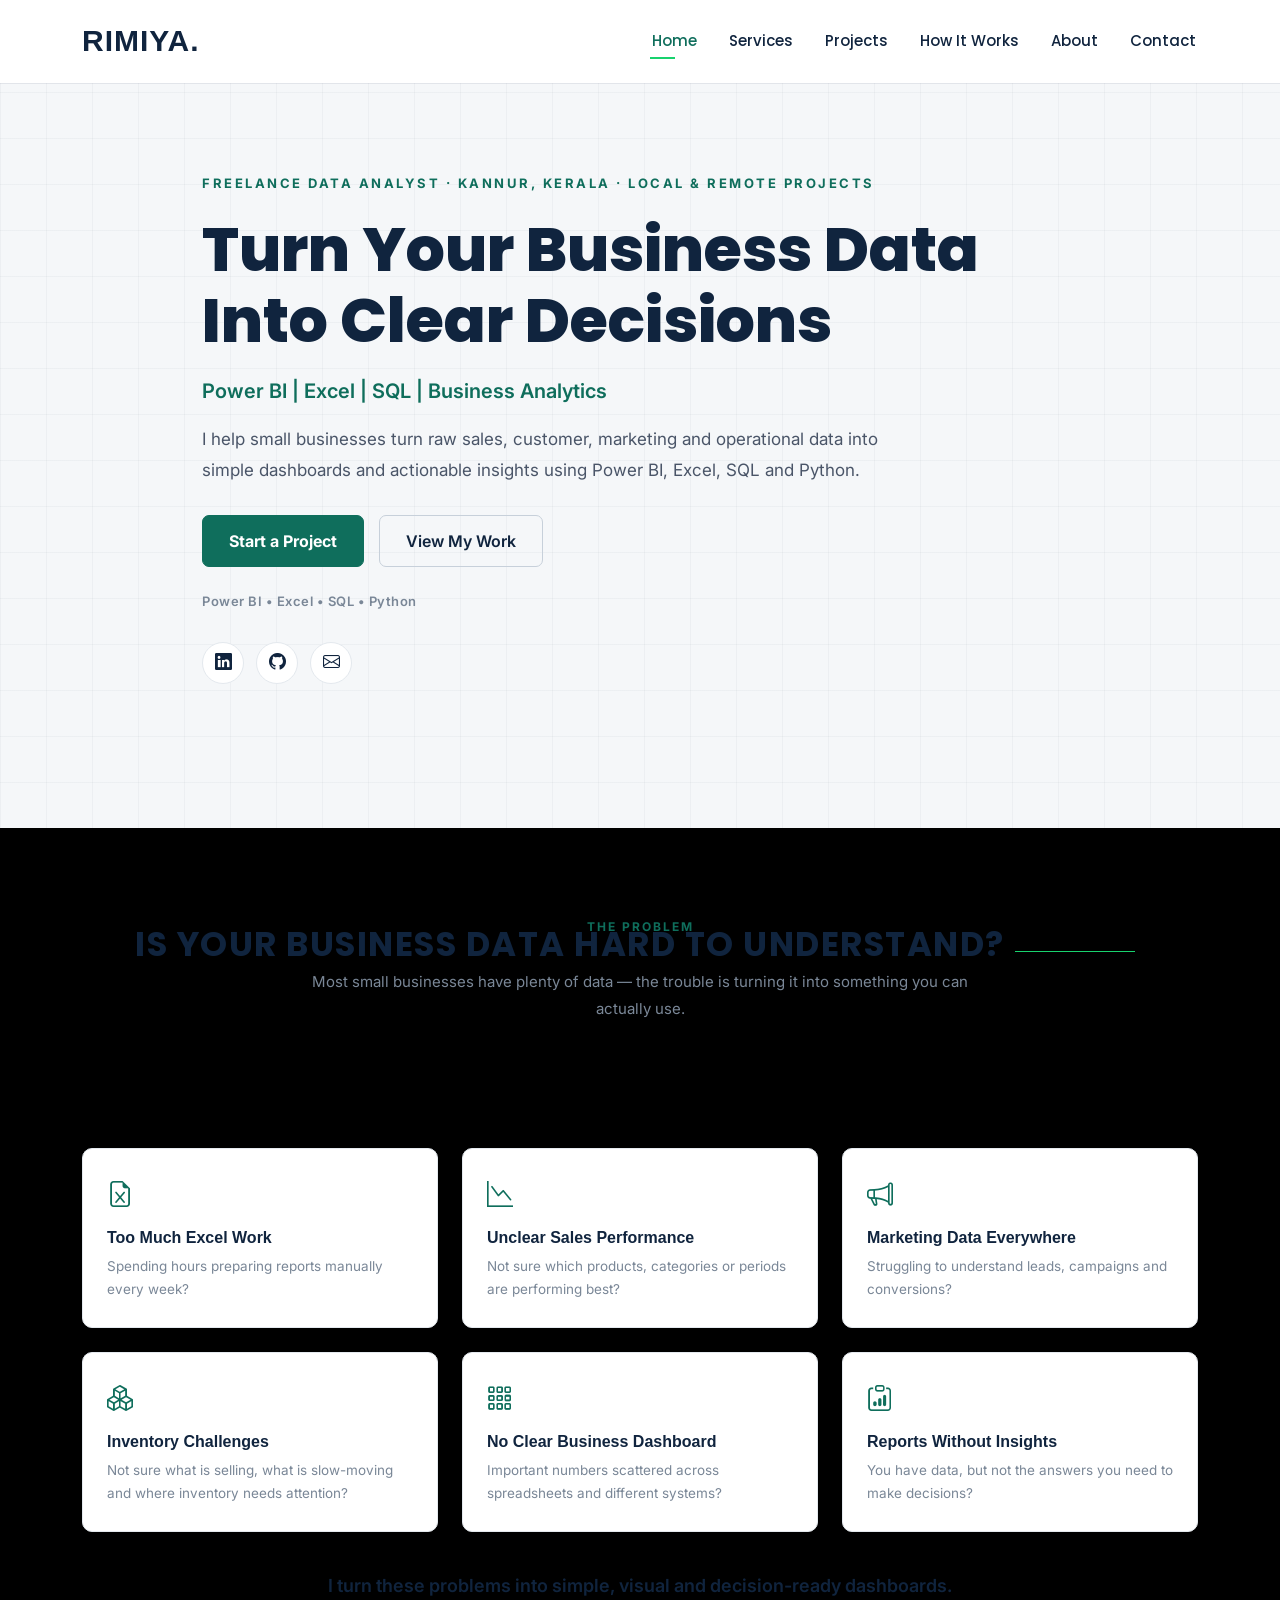
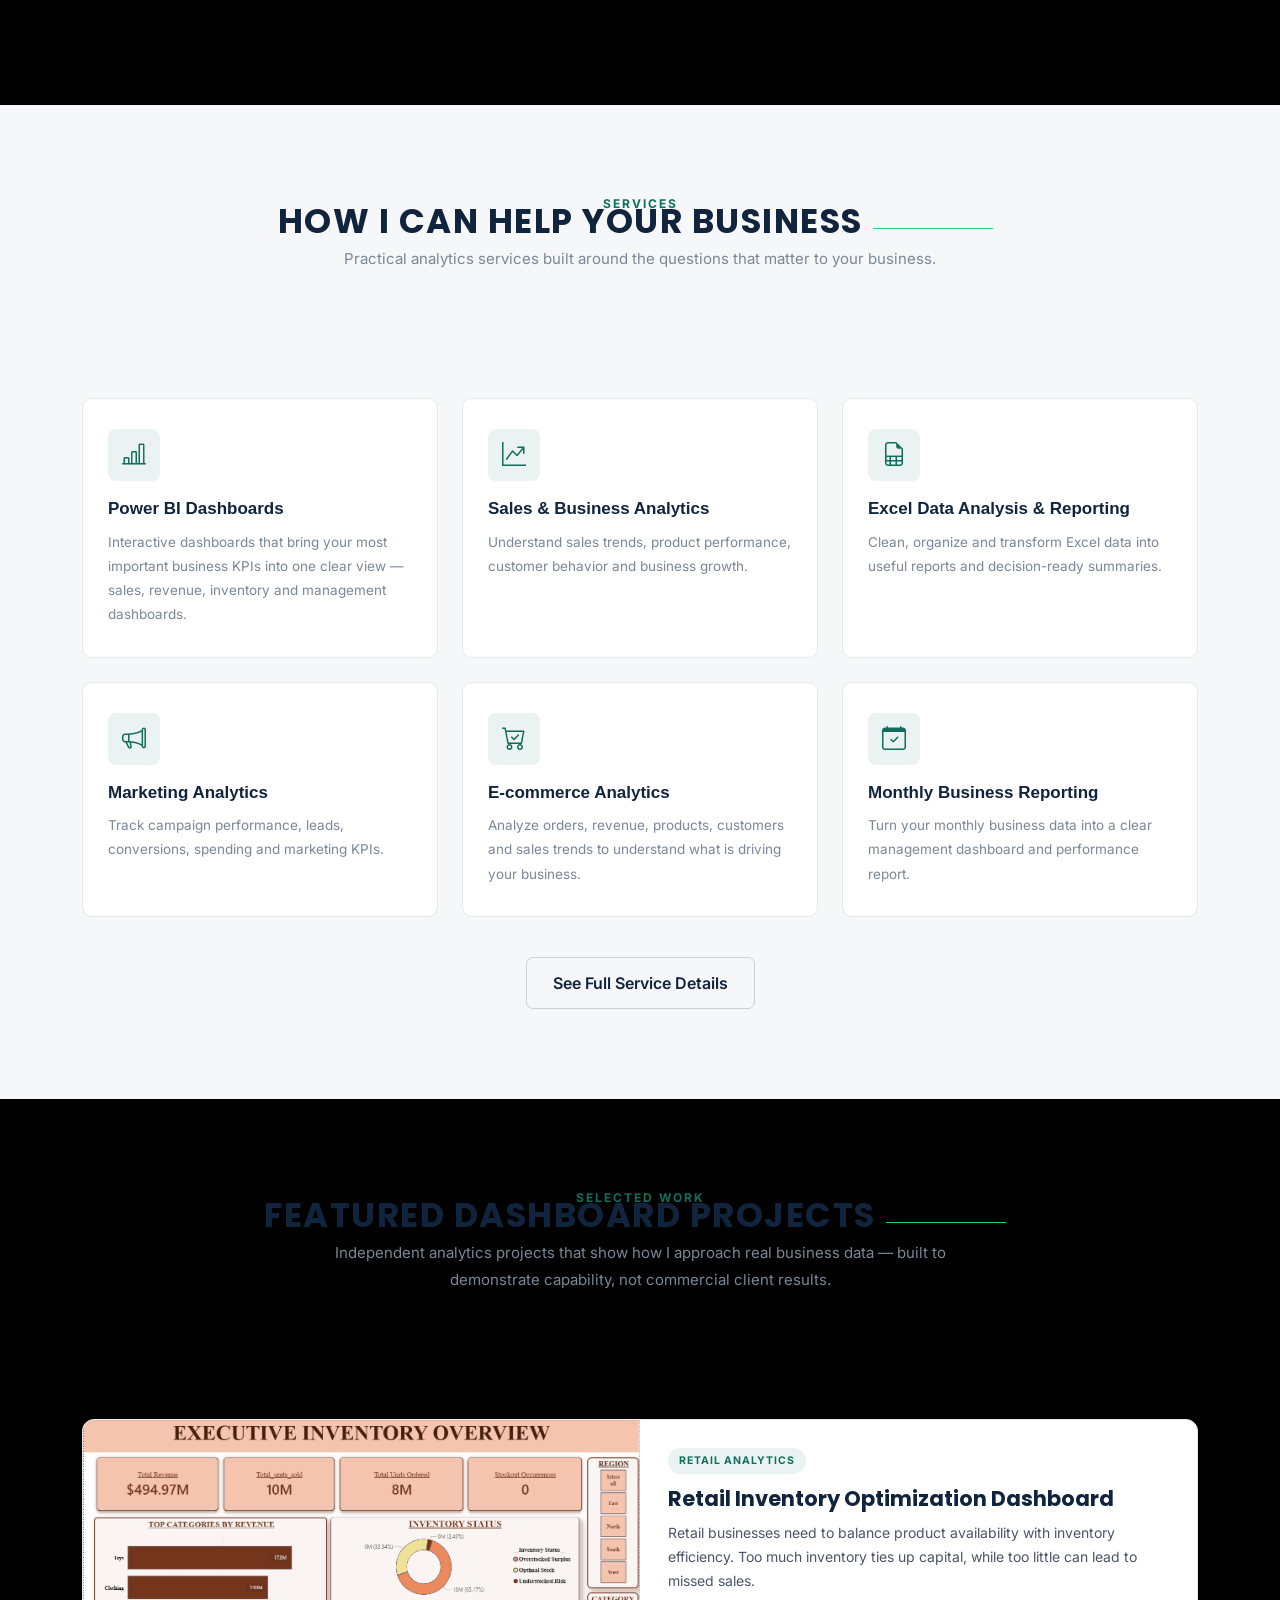
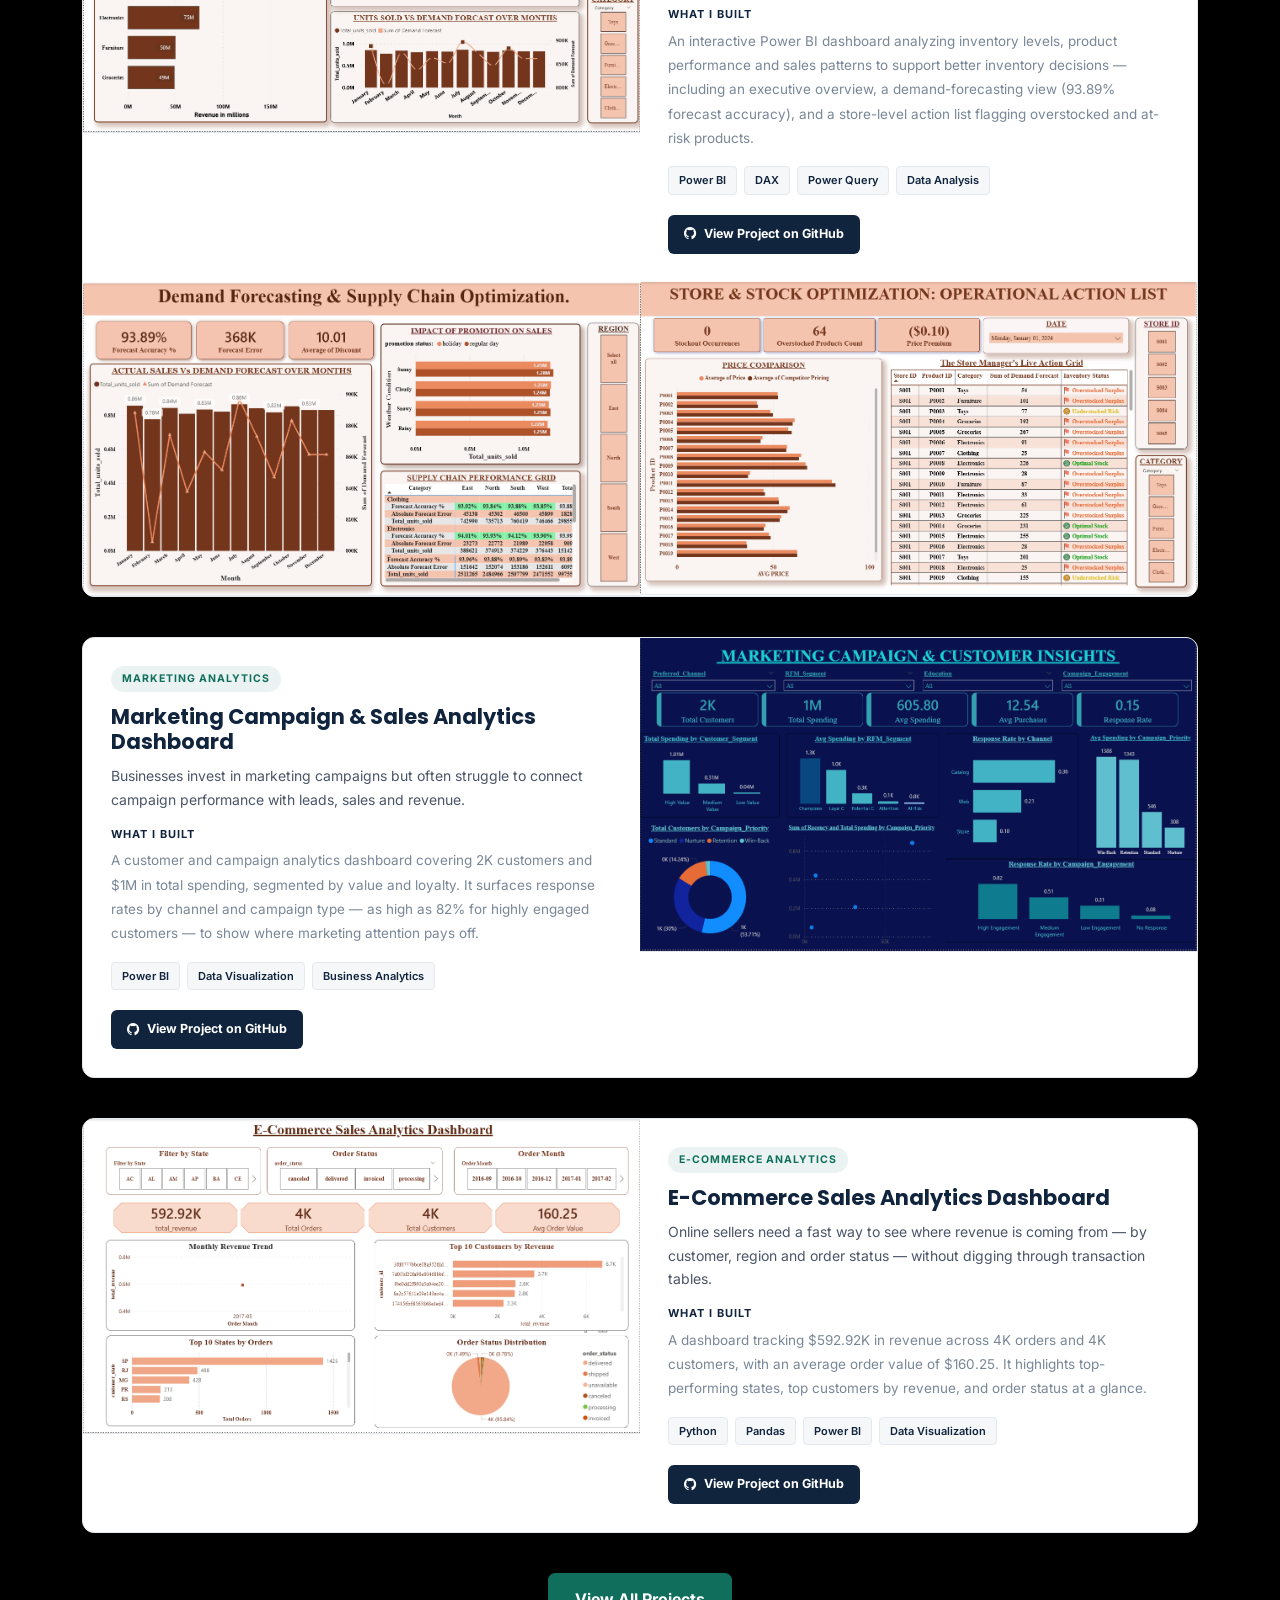
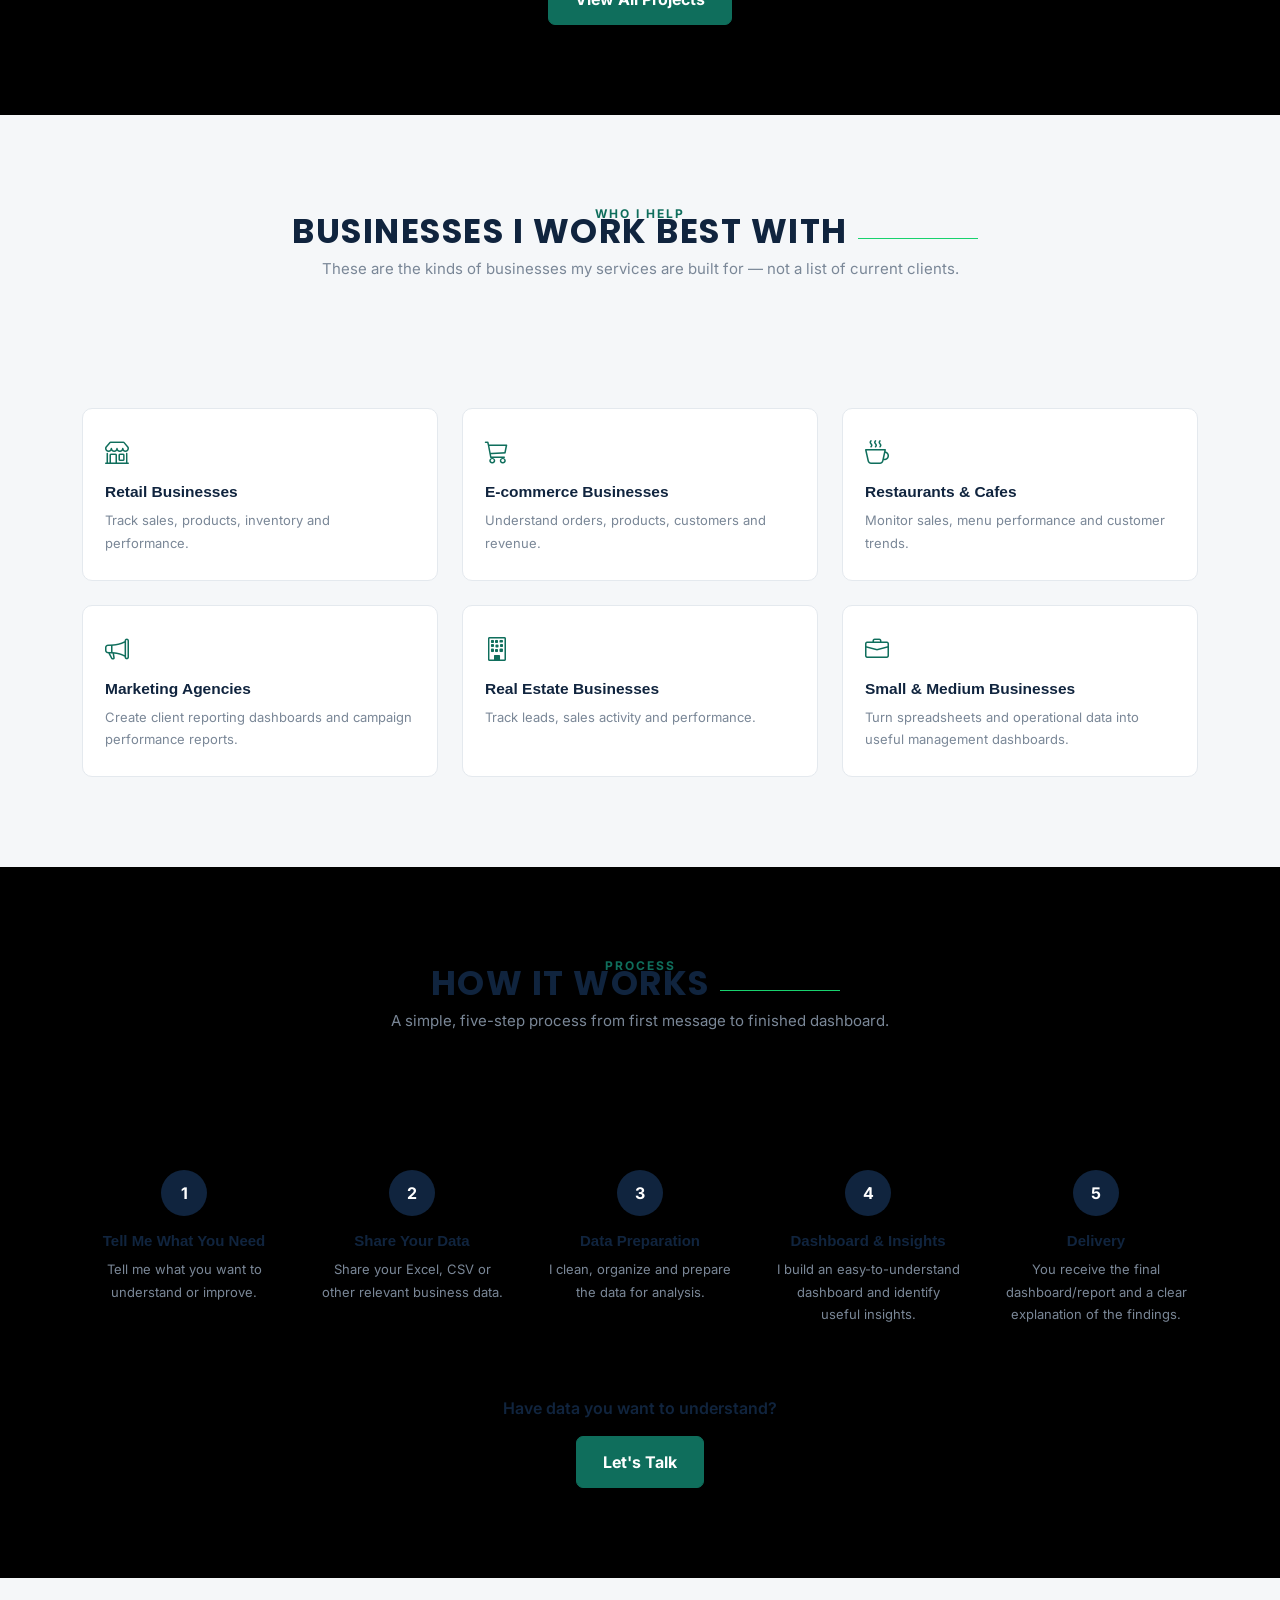
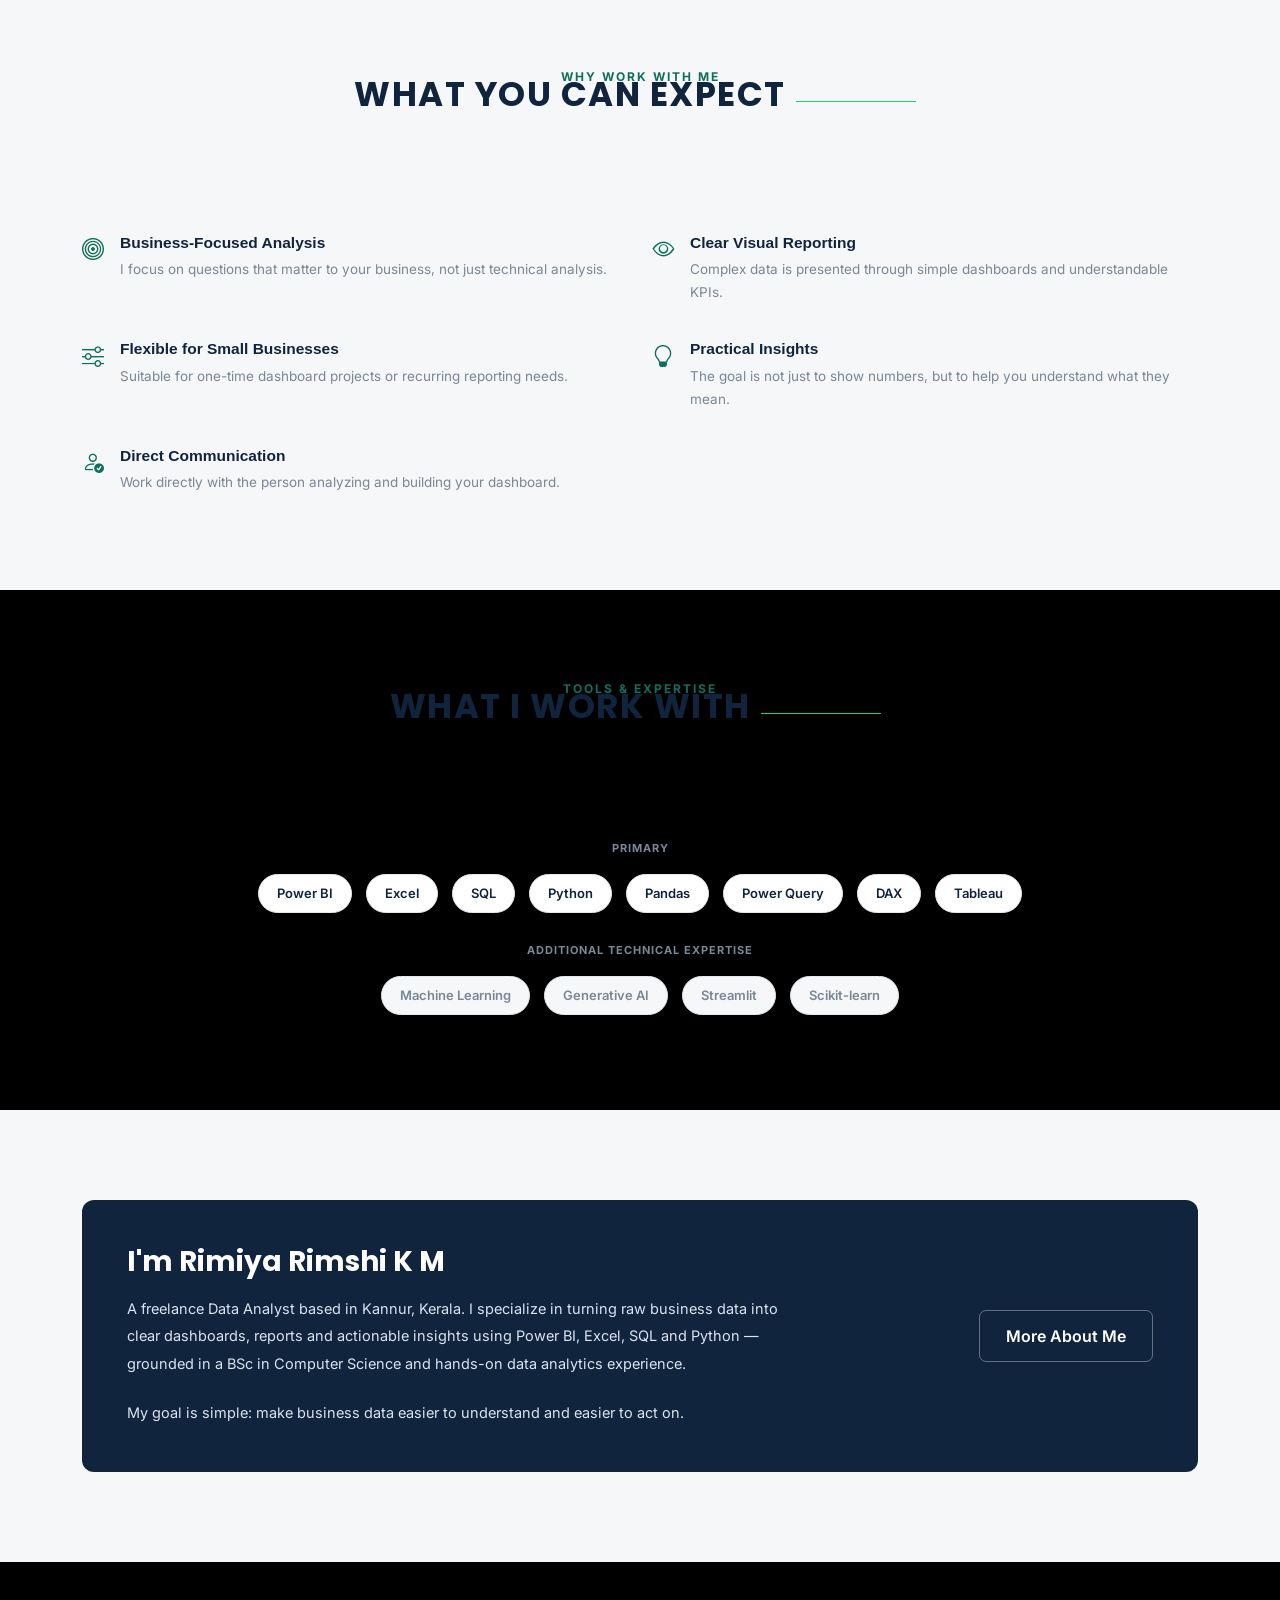
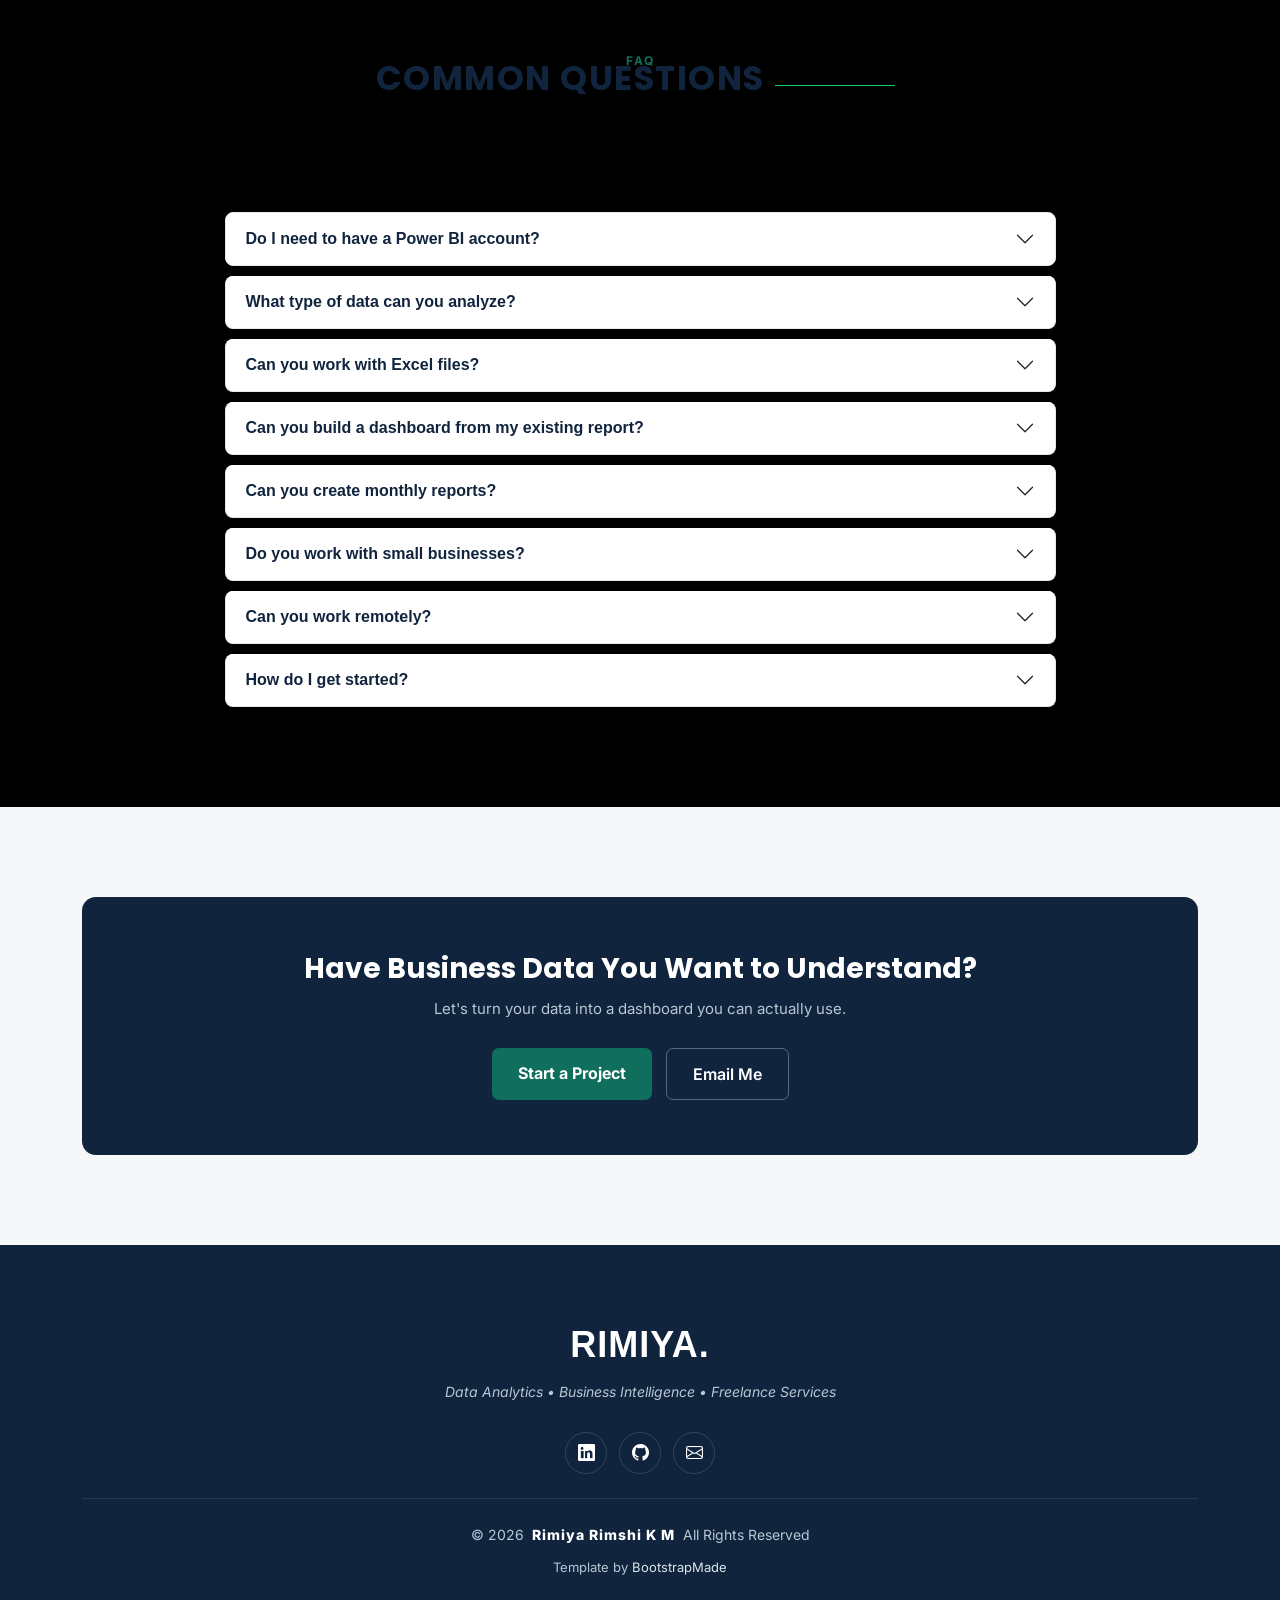
<file: index.html>
<!DOCTYPE html>
<html lang="en">

<head>
  <meta charset="utf-8">
  <meta name="viewport" content="width=device-width, initial-scale=1.0">

  <title>Rimiya Rimshi K M | Freelance Data Analyst | Power BI & Business Analytics</title>

  <meta name="description"
    content="Freelance Data Analyst in Kannur, Kerala specializing in Power BI dashboards, Excel reporting, sales analytics, marketing analytics and business intelligence.">

  <meta name="keywords"
    content="Freelance Data Analyst, Data Analyst Kannur, Power BI Freelancer Kerala, Power BI Dashboard, Excel Data Analysis, Business Analytics, Sales Analytics, Marketing Analytics, E-commerce Analytics, Data Visualization, Business Intelligence, Dashboard Development">

  <!-- Favicon -->
  <link href="assets/img/favicon.png" rel="icon">
  <link href="assets/img/apple-touch-icon.png" rel="apple-touch-icon">

  <!-- Google Fonts -->
  <link href="https://fonts.googleapis.com" rel="preconnect">
  <link href="https://fonts.gstatic.com" rel="preconnect">
  <link
    href="https://fonts.googleapis.com/css2?family=Inter:wght@300;400;500;600;700;800&family=Poppins:wght@400;500;600;700;800&display=swap"
    rel="stylesheet">

  <!-- Bootstrap -->
  <link href="assets/vendor/bootstrap/css/bootstrap.min.css" rel="stylesheet">

  <!-- Bootstrap Icons -->
  <link href="assets/vendor/bootstrap-icons/bootstrap-icons.css" rel="stylesheet">

  <!-- AOS -->
  <link href="assets/vendor/aos/aos.css" rel="stylesheet">

  <!-- Main CSS -->
  <link href="assets/css/main.css" rel="stylesheet">

  <!-- =========================================================
       BUSINESS PORTFOLIO — CUSTOM STYLES (light, professional)
  ========================================================== -->

  <style>

    /* =========================================================
       GLOBAL
    ========================================================== */

    :root {
      --navy: #10243e;
      --navy-light: #16324f;
      --teal: #0f6e5c;
      --teal-dark: #0c5a4b;
      --teal-tint: #eaf3f1;
      --text: #4a5568;
      --text-light: #7a8797;
      --bg: #ffffff;
      --bg-alt: #f5f7f9;
      --border: #e4e9ee;
    }

    body {
      background: var(--bg);
      color: var(--text);
      font-family: "Inter", sans-serif;
    }

    .section {
      padding: 90px 0;
    }

    .section-alt {
      background: var(--bg-alt);
    }

    .section-title {
      margin-bottom: 50px;
    }

    .section-title .eyebrow {
      color: var(--teal);
      font-size: 12px;
      font-weight: 700;
      letter-spacing: 2px;
      text-transform: uppercase;
      margin-bottom: 8px;
      display: block;
    }

    .section-title h2 {
      font-family: "Poppins", sans-serif;
      font-size: 34px;
      font-weight: 700;
      margin-bottom: 12px;
      color: var(--navy);
    }

    .section-title p {
      color: var(--text-light);
      max-width: 680px;
      font-size: 15px;
      line-height: 1.8;
    }


    /* =========================================================
       NAVIGATION
    ========================================================== */

    .header {
      background: rgba(255, 255, 255, 0.97);
      backdrop-filter: blur(10px);
      box-shadow: 0 1px 0 rgba(16, 36, 62, 0.08);
    }

    .sitename {
      font-weight: 800 !important;
      letter-spacing: 1px;
      color: var(--navy) !important;
    }

    .navmenu a {
      font-weight: 500;
      color: var(--navy) !important;
    }

    .navmenu a:hover,
    .navmenu a.active {
      color: var(--teal) !important;
    }


    /* =========================================================
       HERO
    ========================================================== */

    #hero {
      min-height: 92vh;
      display: flex;
      align-items: center;
      position: relative;
      overflow: hidden;
      background: var(--bg-alt);
      padding-top: 90px;
    }

    #hero::before {
      content: "";
      position: absolute;
      inset: 0;
      background-image:
        linear-gradient(rgba(16, 36, 62, 0.035) 1px, transparent 1px),
        linear-gradient(90deg, rgba(16, 36, 62, 0.035) 1px, transparent 1px);
      background-size: 46px 46px;
      pointer-events: none;
    }

    .hero-content {
      position: relative;
      z-index: 2;
      max-width: 900px;
    }

    .hero-label {
      color: var(--teal);
      font-size: 13px;
      font-weight: 700;
      letter-spacing: 2.5px;
      text-transform: uppercase;
      margin-bottom: 20px;
    }

    .hero-content h1 {
      font-family: "Poppins", sans-serif;
      font-size: clamp(38px, 5.5vw, 62px);
      line-height: 1.15;
      font-weight: 800;
      margin-bottom: 20px;
      color: var(--navy);
    }

    .hero-role {
      font-size: clamp(17px, 2.2vw, 20px);
      font-weight: 600;
      margin-bottom: 18px;
      color: var(--teal);
    }

    .hero-description {
      color: var(--text);
      font-size: 17px;
      line-height: 1.8;
      max-width: 700px;
      margin-bottom: 30px;
    }

    .hero-buttons {
      display: flex;
      gap: 15px;
      flex-wrap: wrap;
      margin-bottom: 25px;
    }

    .btn-primary-custom {
      background: var(--teal);
      color: #fff !important;
      border: 1px solid var(--teal);
      padding: 13px 26px;
      border-radius: 7px;
      font-weight: 700;
      text-decoration: none;
      transition: 0.3s;
      display: inline-block;
    }

    .btn-primary-custom:hover {
      background: var(--teal-dark);
      border-color: var(--teal-dark);
      transform: translateY(-2px);
    }

    .btn-outline-custom {
      background: transparent;
      color: var(--navy) !important;
      border: 1px solid #c7d0da;
      padding: 13px 26px;
      border-radius: 7px;
      font-weight: 600;
      text-decoration: none;
      transition: 0.3s;
      display: inline-block;
    }

    .btn-outline-custom:hover {
      border-color: var(--teal);
      color: var(--teal) !important;
      transform: translateY(-2px);
    }

    .hero-trustline {
      color: var(--text-light);
      font-size: 13px;
      font-weight: 600;
      letter-spacing: 0.5px;
    }

    .social-links-custom {
      display: flex;
      gap: 12px;
      margin-top: 30px;
    }

    .social-links-custom a {
      width: 42px;
      height: 42px;
      border: 1px solid var(--border);
      border-radius: 50%;
      display: flex;
      align-items: center;
      justify-content: center;
      color: var(--navy);
      font-size: 17px;
      transition: 0.3s;
      text-decoration: none;
      background: #fff;
    }

    .social-links-custom a:hover {
      border-color: var(--teal);
      color: var(--teal);
      transform: translateY(-3px);
    }


    /* =========================================================
       BUSINESS PROBLEMS
    ========================================================== */

    .problem-card {
      background: #fff;
      border: 1px solid var(--border);
      border-radius: 10px;
      padding: 26px 24px;
      height: 100%;
      transition: 0.3s;
    }

    .problem-card:hover {
      border-color: var(--teal);
      box-shadow: 0 12px 30px rgba(16, 36, 62, 0.07);
      transform: translateY(-4px);
    }

    .problem-card i {
      color: var(--teal);
      font-size: 26px;
      margin-bottom: 14px;
      display: block;
    }

    .problem-card h4 {
      font-size: 16px;
      font-weight: 700;
      color: var(--navy);
      margin-bottom: 8px;
    }

    .problem-card p {
      color: var(--text-light);
      font-size: 13.5px;
      line-height: 1.7;
      margin: 0;
    }

    .problem-closer {
      text-align: center;
      font-size: 18px;
      font-weight: 600;
      color: var(--navy);
      margin-top: 40px;
    }


    /* =========================================================
       SERVICES
    ========================================================== */

    .service-card {
      background: #fff;
      border: 1px solid var(--border);
      border-radius: 10px;
      padding: 30px 25px;
      height: 100%;
      transition: 0.3s;
    }

    .service-card:hover {
      transform: translateY(-6px);
      border-color: var(--teal);
      box-shadow: 0 14px 32px rgba(16, 36, 62, 0.08);
    }

    .service-icon {
      width: 52px;
      height: 52px;
      border-radius: 8px;
      background: var(--teal-tint);
      color: var(--teal);
      display: flex;
      align-items: center;
      justify-content: center;
      font-size: 24px;
      margin-bottom: 18px;
    }

    .service-card h4 {
      font-size: 17px;
      margin-bottom: 10px;
      color: var(--navy);
      font-weight: 700;
    }

    .service-card p {
      color: var(--text-light);
      font-size: 13.5px;
      line-height: 1.8;
      margin: 0;
    }

    .services-cta {
      text-align: center;
      margin-top: 40px;
    }


    /* =========================================================
       FEATURED PROJECTS / CASE STUDIES
    ========================================================== */

    .case-study-card {
      background: #fff;
      border: 1px solid var(--border);
      border-radius: 12px;
      overflow: hidden;
      margin-bottom: 40px;
      transition: 0.3s;
    }

    .case-study-card:hover {
      box-shadow: 0 18px 40px rgba(16, 36, 62, 0.10);
    }

    .case-study-img {
      width: 100%;
      display: block;
      border-bottom: 1px solid var(--border);
      cursor: zoom-in;
    }

    .case-study-body {
      padding: 26px 28px 28px;
    }

    .case-study-category {
      display: inline-block;
      background: var(--teal-tint);
      color: var(--teal);
      font-size: 10.5px;
      font-weight: 700;
      letter-spacing: 1px;
      text-transform: uppercase;
      padding: 5px 11px;
      border-radius: 20px;
      margin-bottom: 12px;
    }

    .case-study-body h3 {
      font-family: "Poppins", sans-serif;
      font-size: 21px;
      font-weight: 700;
      color: var(--navy);
      margin-bottom: 10px;
    }

    .case-study-body .problem-line {
      font-size: 14px;
      color: var(--text);
      line-height: 1.7;
      margin-bottom: 14px;
    }

    .case-study-body .insight-label {
      font-size: 11px;
      font-weight: 700;
      letter-spacing: 1px;
      text-transform: uppercase;
      color: var(--navy);
      margin-bottom: 6px;
      display: block;
    }

    .case-study-body p.insight-text {
      font-size: 13.5px;
      color: var(--text-light);
      line-height: 1.8;
      margin-bottom: 16px;
    }

    .tech-stack {
      display: flex;
      flex-wrap: wrap;
      gap: 7px;
      margin-bottom: 20px;
    }

    .tech-stack span {
      background: var(--bg-alt);
      border: 1px solid var(--border);
      color: var(--navy);
      font-size: 11px;
      padding: 5px 10px;
      border-radius: 4px;
      font-weight: 600;
    }

    .project-links {
      display: flex;
      gap: 10px;
      flex-wrap: wrap;
    }

    .project-btn {
      display: inline-flex;
      align-items: center;
      gap: 7px;
      padding: 10px 16px;
      border-radius: 6px;
      text-decoration: none;
      font-size: 12.5px;
      font-weight: 700;
      transition: 0.3s;
    }

    .project-btn-github {
      background: var(--navy);
      color: #fff;
    }

    .project-btn-github:hover {
      background: var(--teal);
      color: #fff;
    }

    /* Secondary (smaller) project grid */

    .mini-project-card {
      background: #fff;
      border: 1px solid var(--border);
      border-radius: 8px;
      padding: 20px;
      height: 100%;
      transition: 0.3s;
    }

    .mini-project-card:hover {
      border-color: var(--teal);
      transform: translateY(-3px);
    }

    .mini-project-card .badge-cat {
      font-size: 10px;
      font-weight: 700;
      letter-spacing: 0.5px;
      text-transform: uppercase;
      color: var(--teal);
      margin-bottom: 8px;
      display: block;
    }

    .mini-project-card h5 {
      font-size: 15px;
      margin-bottom: 7px;
      color: var(--navy);
      font-weight: 700;
    }

    .mini-project-card p {
      color: var(--text-light);
      font-size: 12.5px;
      margin: 0 0 12px;
      line-height: 1.7;
    }

    .mini-project-card a {
      font-size: 12px;
      font-weight: 700;
      color: var(--navy);
      text-decoration: none;
    }

    .mini-project-card a:hover {
      color: var(--teal);
    }


    /* =========================================================
       WHO I HELP
    ========================================================== */

    .who-card {
      background: #fff;
      border: 1px solid var(--border);
      border-radius: 10px;
      padding: 26px 22px;
      height: 100%;
      text-align: left;
      transition: 0.3s;
    }

    .who-card:hover {
      border-color: var(--teal);
      transform: translateY(-4px);
    }

    .who-card i {
      color: var(--teal);
      font-size: 24px;
      margin-bottom: 12px;
      display: block;
    }

    .who-card h5 {
      font-size: 15.5px;
      font-weight: 700;
      color: var(--navy);
      margin-bottom: 8px;
    }

    .who-card p {
      color: var(--text-light);
      font-size: 13px;
      line-height: 1.7;
      margin: 0;
    }

    .who-note {
      text-align: center;
      color: var(--text-light);
      font-size: 12.5px;
      font-style: italic;
      margin-top: 30px;
    }


    /* =========================================================
       HOW IT WORKS
    ========================================================== */

    .process-step {
      text-align: center;
      padding: 10px;
    }

    .process-number {
      width: 46px;
      height: 46px;
      border-radius: 50%;
      background: var(--navy);
      color: #fff;
      display: flex;
      align-items: center;
      justify-content: center;
      font-weight: 700;
      font-size: 16px;
      margin: 0 auto 16px;
    }

    .process-step h5 {
      font-size: 15px;
      font-weight: 700;
      color: var(--navy);
      margin-bottom: 8px;
    }

    .process-step p {
      color: var(--text-light);
      font-size: 13px;
      line-height: 1.7;
    }

    .process-cta {
      text-align: center;
      margin-top: 45px;
    }

    .process-cta p {
      font-size: 16px;
      font-weight: 600;
      color: var(--navy);
      margin-bottom: 16px;
    }


    /* =========================================================
       WHY WORK WITH ME
    ========================================================== */

    .why-card {
      display: flex;
      gap: 16px;
      padding: 6px 0;
    }

    .why-card i {
      color: var(--teal);
      font-size: 22px;
      flex-shrink: 0;
    }

    .why-card h5 {
      font-size: 15.5px;
      font-weight: 700;
      color: var(--navy);
      margin-bottom: 6px;
    }

    .why-card p {
      color: var(--text-light);
      font-size: 13.5px;
      line-height: 1.7;
      margin: 0;
    }


    /* =========================================================
       TOOLS
    ========================================================== */

    .tool-pill {
      display: inline-block;
      background: #fff;
      border: 1px solid var(--border);
      color: var(--navy);
      font-size: 13px;
      font-weight: 600;
      padding: 9px 18px;
      border-radius: 20px;
      margin: 5px;
    }

    .tool-pill.secondary {
      color: var(--text-light);
      background: var(--bg-alt);
    }

    .tools-label {
      font-size: 11px;
      font-weight: 700;
      letter-spacing: 1px;
      text-transform: uppercase;
      color: var(--text-light);
      margin-bottom: 12px;
    }


    /* =========================================================
       ABOUT TEASER
    ========================================================== */

    .about-teaser-card {
      background: var(--navy);
      color: #dbe4ec;
      border-radius: 12px;
      padding: 45px;
    }

    .about-teaser-card h3 {
      color: #fff;
      font-family: "Poppins", sans-serif;
      font-weight: 700;
      margin-bottom: 16px;
    }

    .about-teaser-card p {
      line-height: 1.9;
      font-size: 14.5px;
      margin-bottom: 22px;
    }


    /* =========================================================
       FAQ
    ========================================================== */

    .accordion-button {
      font-weight: 600;
      color: var(--navy);
      background: #fff;
    }

    .accordion-button:not(.collapsed) {
      color: var(--teal);
      background: var(--teal-tint);
    }

    .accordion-button:focus {
      box-shadow: none;
      border-color: var(--border);
    }

    .accordion-item {
      border: 1px solid var(--border);
      margin-bottom: 10px;
      border-radius: 8px !important;
      overflow: hidden;
    }


    /* =========================================================
       FINAL CTA
    ========================================================== */

    .final-cta {
      background: var(--navy);
      border-radius: 14px;
      padding: 55px 40px;
      text-align: center;
    }

    .final-cta h3 {
      color: #fff;
      font-family: "Poppins", sans-serif;
      font-size: 28px;
      font-weight: 700;
      margin-bottom: 12px;
    }

    .final-cta p {
      color: #b9c6d4;
      font-size: 15px;
      margin-bottom: 28px;
    }

    .final-cta-buttons {
      display: flex;
      gap: 14px;
      justify-content: center;
      flex-wrap: wrap;
    }

    .btn-cta-primary {
      background: var(--teal);
      color: #fff;
      padding: 13px 26px;
      border-radius: 7px;
      font-weight: 700;
      text-decoration: none;
      transition: 0.3s;
    }

    .btn-cta-primary:hover {
      background: var(--teal-dark);
      color: #fff;
    }

    .btn-cta-outline {
      background: transparent;
      color: #fff;
      border: 1px solid rgba(255,255,255,0.3);
      padding: 13px 26px;
      border-radius: 7px;
      font-weight: 600;
      text-decoration: none;
      transition: 0.3s;
    }

    .btn-cta-outline:hover {
      border-color: #fff;
    }


    /* =========================================================
       FOOTER
    ========================================================== */

    .footer {
      background: var(--navy);
      border-top: none;
    }

    .footer .sitename {
      color: #fff !important;
    }

    .footer p,
    .footer .copyright span,
    .footer .credits {
      color: #b9c6d4 !important;
    }

    .footer .social-links-custom a {
      border-color: rgba(255,255,255,0.15);
      color: #fff;
      background: transparent;
    }

    .footer .social-links-custom a:hover {
      border-color: var(--teal);
      color: var(--teal);
    }

    .footer .credits a {
      color: #dbe4ec !important;
    }


    /* =========================================================
       MOBILE
    ========================================================== */

    @media (max-width: 768px) {

      .section {
        padding: 60px 0;
      }

      .section-title h2 {
        font-size: 27px;
      }

      .case-study-body {
        padding: 22px;
      }

      .final-cta {
        padding: 40px 22px;
      }

      .about-teaser-card {
        padding: 30px 22px;
      }

    }

  </style>

</head>


<body class="index-page">


  <!-- =========================================================
       HEADER
  ========================================================== -->

  <header id="header" class="header d-flex align-items-center fixed-top">

    <div class="container-xl d-flex align-items-center justify-content-between">

      <a href="index.html" class="logo d-flex align-items-center text-decoration-none">
        <h1 class="sitename">RIMIYA.</h1>
      </a>

      <nav id="navmenu" class="navmenu">
        <ul>
          <li><a href="index.html" class="active">Home</a></li>
          <li><a href="services.html">Services</a></li>
          <li><a href="portfolio.html">Projects</a></li>
          <li><a href="index.html#how-it-works">How It Works</a></li>
          <li><a href="about.html">About</a></li>
          <li><a href="contact.html">Contact</a></li>
        </ul>

        <i class="mobile-nav-toggle d-xl-none bi bi-list"></i>
      </nav>

    </div>

  </header>


  <main class="main">


    <!-- =========================================================
         HERO
    ========================================================== -->

    <section id="hero">

      <div class="container hero-content">

        <div class="hero-label">Freelance Data Analyst &middot; Kannur, Kerala &middot; Local &amp; Remote Projects</div>

        <h1>Turn Your Business Data Into Clear Decisions</h1>

        <div class="hero-role">Power BI | Excel | SQL | Business Analytics</div>

        <p class="hero-description">
          I help small businesses turn raw sales, customer, marketing and operational
          data into simple dashboards and actionable insights using Power BI,
          Excel, SQL and Python.
        </p>

        <div class="hero-buttons">
          <a href="contact.html" class="btn-primary-custom">Start a Project</a>
          <a href="portfolio.html" class="btn-outline-custom">View My Work</a>
        </div>

        <div class="hero-trustline">Power BI &bull; Excel &bull; SQL &bull; Python</div>

        <div class="social-links-custom">

          <a href="https://www.linkedin.com/in/rimiya-rimshi-k-m/" target="_blank" rel="noopener noreferrer" aria-label="LinkedIn">
            <i class="bi bi-linkedin"></i>
          </a>

          <a href="https://github.com/rimiya366" target="_blank" rel="noopener noreferrer" aria-label="GitHub">
            <i class="bi bi-github"></i>
          </a>

          <a href="mailto:rimiyarimshi2022@gmail.com" aria-label="Email">
            <i class="bi bi-envelope"></i>
          </a>

        </div>

      </div>

    </section>


    <!-- =========================================================
         BUSINESS PROBLEMS
    ========================================================== -->

    <section id="business-problems" class="section">

      <div class="container">

        <div class="section-title text-center mx-auto" data-aos="fade-up">
          <span class="eyebrow">The Problem</span>
          <h2>Is Your Business Data Hard to Understand?</h2>
          <p class="mx-auto">Most small businesses have plenty of data — the trouble is turning it into something you can actually use.</p>
        </div>

        <div class="row g-4">

          <div class="col-lg-4 col-md-6" data-aos="fade-up" data-aos-delay="100">
            <div class="problem-card">
              <i class="bi bi-file-earmark-excel"></i>
              <h4>Too Much Excel Work</h4>
              <p>Spending hours preparing reports manually every week?</p>
            </div>
          </div>

          <div class="col-lg-4 col-md-6" data-aos="fade-up" data-aos-delay="150">
            <div class="problem-card">
              <i class="bi bi-graph-down"></i>
              <h4>Unclear Sales Performance</h4>
              <p>Not sure which products, categories or periods are performing best?</p>
            </div>
          </div>

          <div class="col-lg-4 col-md-6" data-aos="fade-up" data-aos-delay="200">
            <div class="problem-card">
              <i class="bi bi-megaphone"></i>
              <h4>Marketing Data Everywhere</h4>
              <p>Struggling to understand leads, campaigns and conversions?</p>
            </div>
          </div>

          <div class="col-lg-4 col-md-6" data-aos="fade-up" data-aos-delay="250">
            <div class="problem-card">
              <i class="bi bi-boxes"></i>
              <h4>Inventory Challenges</h4>
              <p>Not sure what is selling, what is slow-moving and where inventory needs attention?</p>
            </div>
          </div>

          <div class="col-lg-4 col-md-6" data-aos="fade-up" data-aos-delay="300">
            <div class="problem-card">
              <i class="bi bi-grid-3x3-gap"></i>
              <h4>No Clear Business Dashboard</h4>
              <p>Important numbers scattered across spreadsheets and different systems?</p>
            </div>
          </div>

          <div class="col-lg-4 col-md-6" data-aos="fade-up" data-aos-delay="350">
            <div class="problem-card">
              <i class="bi bi-clipboard-data"></i>
              <h4>Reports Without Insights</h4>
              <p>You have data, but not the answers you need to make decisions?</p>
            </div>
          </div>

        </div>

        <p class="problem-closer" data-aos="fade-up">
          I turn these problems into simple, visual and decision-ready dashboards.
        </p>

      </div>

    </section>


    <!-- =========================================================
         SERVICES
    ========================================================== -->

    <section id="services" class="section section-alt">

      <div class="container">

        <div class="section-title text-center mx-auto" data-aos="fade-up">
          <span class="eyebrow">Services</span>
          <h2>How I Can Help Your Business</h2>
          <p class="mx-auto">Practical analytics services built around the questions that matter to your business.</p>
        </div>

        <div class="row g-4">

          <div class="col-lg-4 col-md-6" data-aos="fade-up" data-aos-delay="100">
            <div class="service-card">
              <div class="service-icon"><i class="bi bi-bar-chart-line"></i></div>
              <h4>Power BI Dashboards</h4>
              <p>Interactive dashboards that bring your most important business KPIs into one clear view — sales, revenue, inventory and management dashboards.</p>
            </div>
          </div>

          <div class="col-lg-4 col-md-6" data-aos="fade-up" data-aos-delay="150">
            <div class="service-card">
              <div class="service-icon"><i class="bi bi-graph-up-arrow"></i></div>
              <h4>Sales & Business Analytics</h4>
              <p>Understand sales trends, product performance, customer behavior and business growth.</p>
            </div>
          </div>

          <div class="col-lg-4 col-md-6" data-aos="fade-up" data-aos-delay="200">
            <div class="service-card">
              <div class="service-icon"><i class="bi bi-file-earmark-spreadsheet"></i></div>
              <h4>Excel Data Analysis & Reporting</h4>
              <p>Clean, organize and transform Excel data into useful reports and decision-ready summaries.</p>
            </div>
          </div>

          <div class="col-lg-4 col-md-6" data-aos="fade-up" data-aos-delay="250">
            <div class="service-card">
              <div class="service-icon"><i class="bi bi-megaphone"></i></div>
              <h4>Marketing Analytics</h4>
              <p>Track campaign performance, leads, conversions, spending and marketing KPIs.</p>
            </div>
          </div>

          <div class="col-lg-4 col-md-6" data-aos="fade-up" data-aos-delay="300">
            <div class="service-card">
              <div class="service-icon"><i class="bi bi-cart-check"></i></div>
              <h4>E-commerce Analytics</h4>
              <p>Analyze orders, revenue, products, customers and sales trends to understand what is driving your business.</p>
            </div>
          </div>

          <div class="col-lg-4 col-md-6" data-aos="fade-up" data-aos-delay="350">
            <div class="service-card">
              <div class="service-icon"><i class="bi bi-calendar-check"></i></div>
              <h4>Monthly Business Reporting</h4>
              <p>Turn your monthly business data into a clear management dashboard and performance report.</p>
            </div>
          </div>

        </div>

        <div class="services-cta" data-aos="fade-up">
          <a href="services.html" class="btn-outline-custom">See Full Service Details</a>
        </div>

      </div>

    </section>


    <!-- =========================================================
         FEATURED DASHBOARD PROJECTS (CASE STUDIES)
    ========================================================== -->

    <section id="projects" class="section">

      <div class="container">

        <div class="section-title text-center mx-auto" data-aos="fade-up">
          <span class="eyebrow">Selected Work</span>
          <h2>Featured Dashboard Projects</h2>
          <p class="mx-auto">
            Independent analytics projects that show how I approach real business data —
            built to demonstrate capability, not commercial client results.
          </p>
        </div>

        <!-- CASE STUDY 1: RETAIL INVENTORY -->
        <div class="case-study-card" data-aos="fade-up">
          <div class="row g-0">
            <div class="col-lg-6">
              <img src="assets/img/dashboards/retail-inventory-overview.png" class="case-study-img" alt="Executive Inventory Overview dashboard showing total revenue, units sold and inventory status">
            </div>
            <div class="col-lg-6">
              <div class="case-study-body">
                <span class="case-study-category">Retail Analytics</span>
                <h3>Retail Inventory Optimization Dashboard</h3>
                <p class="problem-line">
                  Retail businesses need to balance product availability with inventory
                  efficiency. Too much inventory ties up capital, while too little can
                  lead to missed sales.
                </p>
                <span class="insight-label">What I Built</span>
                <p class="insight-text">
                  An interactive Power BI dashboard analyzing inventory levels, product
                  performance and sales patterns to support better inventory decisions —
                  including an executive overview, a demand-forecasting view (93.89%
                  forecast accuracy), and a store-level action list flagging overstocked
                  and at-risk products.
                </p>
                <div class="tech-stack">
                  <span>Power BI</span><span>DAX</span><span>Power Query</span><span>Data Analysis</span>
                </div>
                <div class="project-links">
                  <a href="https://github.com/rimiya366/Retail-Inventory-Optimization-PowerBI" target="_blank" rel="noopener noreferrer" class="project-btn project-btn-github">
                    <i class="bi bi-github"></i> View Project on GitHub
                  </a>
                </div>
              </div>
            </div>
          </div>
          <div class="row g-0">
            <div class="col-lg-6">
              <img src="assets/img/dashboards/retail-demand-forecasting.png" class="case-study-img" alt="Demand forecasting and supply chain optimization dashboard">
            </div>
            <div class="col-lg-6">
              <img src="assets/img/dashboards/retail-store-optimization.png" class="case-study-img" alt="Store and stock optimization operational action list dashboard">
            </div>
          </div>
        </div>

        <!-- CASE STUDY 2: MARKETING -->
        <div class="case-study-card" data-aos="fade-up">
          <div class="row g-0">
            <div class="col-lg-6 order-lg-2">
              <img src="assets/img/dashboards/marketing-campaign-insights.png" class="case-study-img" alt="Marketing campaign and customer insights dashboard">
            </div>
            <div class="col-lg-6 order-lg-1">
              <div class="case-study-body">
                <span class="case-study-category">Marketing Analytics</span>
                <h3>Marketing Campaign & Sales Analytics Dashboard</h3>
                <p class="problem-line">
                  Businesses invest in marketing campaigns but often struggle to connect
                  campaign performance with leads, sales and revenue.
                </p>
                <span class="insight-label">What I Built</span>
                <p class="insight-text">
                  A customer and campaign analytics dashboard covering 2K customers and
                  $1M in total spending, segmented by value and loyalty. It surfaces
                  response rates by channel and campaign type — as high as 82% for
                  highly engaged customers — to show where marketing attention pays off.
                </p>
                <div class="tech-stack">
                  <span>Power BI</span><span>Data Visualization</span><span>Business Analytics</span>
                </div>
                <div class="project-links">
                  <a href="https://github.com/rimiya366/Marketing-Campaign-Analytics" target="_blank" rel="noopener noreferrer" class="project-btn project-btn-github">
                    <i class="bi bi-github"></i> View Project on GitHub
                  </a>
                </div>
              </div>
            </div>
          </div>
        </div>

        <!-- CASE STUDY 3: E-COMMERCE -->
        <div class="case-study-card" data-aos="fade-up">
          <div class="row g-0">
            <div class="col-lg-6">
              <img src="assets/img/dashboards/ecommerce-sales-analytics.png" class="case-study-img" alt="E-commerce sales analytics dashboard showing revenue, orders and top customers">
            </div>
            <div class="col-lg-6">
              <div class="case-study-body">
                <span class="case-study-category">E-commerce Analytics</span>
                <h3>E-Commerce Sales Analytics Dashboard</h3>
                <p class="problem-line">
                  Online sellers need a fast way to see where revenue is coming from —
                  by customer, region and order status — without digging through
                  transaction tables.
                </p>
                <span class="insight-label">What I Built</span>
                <p class="insight-text">
                  A dashboard tracking $592.92K in revenue across 4K orders and 4K
                  customers, with an average order value of $160.25. It highlights
                  top-performing states, top customers by revenue, and order status at
                  a glance.
                </p>
                <div class="tech-stack">
                  <span>Python</span><span>Pandas</span><span>Power BI</span><span>Data Visualization</span>
                </div>
                <div class="project-links">
                  <a href="https://github.com/rimiya366/ecommerce-sales-analytics-dashboard" target="_blank" rel="noopener noreferrer" class="project-btn project-btn-github">
                    <i class="bi bi-github"></i> View Project on GitHub
                  </a>
                </div>
              </div>
            </div>
          </div>
        </div>

        <div class="services-cta" data-aos="fade-up">
          <a href="portfolio.html" class="btn-primary-custom">View All Projects</a>
        </div>

      </div>

    </section>


    <!-- =========================================================
         WHO I HELP
    ========================================================== -->

    <section id="who-i-help" class="section section-alt">

      <div class="container">

        <div class="section-title text-center mx-auto" data-aos="fade-up">
          <span class="eyebrow">Who I Help</span>
          <h2>Businesses I Work Best With</h2>
          <p class="mx-auto">These are the kinds of businesses my services are built for — not a list of current clients.</p>
        </div>

        <div class="row g-4">

          <div class="col-lg-4 col-md-6" data-aos="fade-up" data-aos-delay="100">
            <div class="who-card">
              <i class="bi bi-shop"></i>
              <h5>Retail Businesses</h5>
              <p>Track sales, products, inventory and performance.</p>
            </div>
          </div>

          <div class="col-lg-4 col-md-6" data-aos="fade-up" data-aos-delay="150">
            <div class="who-card">
              <i class="bi bi-cart3"></i>
              <h5>E-commerce Businesses</h5>
              <p>Understand orders, products, customers and revenue.</p>
            </div>
          </div>

          <div class="col-lg-4 col-md-6" data-aos="fade-up" data-aos-delay="200">
            <div class="who-card">
              <i class="bi bi-cup-hot"></i>
              <h5>Restaurants & Cafes</h5>
              <p>Monitor sales, menu performance and customer trends.</p>
            </div>
          </div>

          <div class="col-lg-4 col-md-6" data-aos="fade-up" data-aos-delay="250">
            <div class="who-card">
              <i class="bi bi-megaphone"></i>
              <h5>Marketing Agencies</h5>
              <p>Create client reporting dashboards and campaign performance reports.</p>
            </div>
          </div>

          <div class="col-lg-4 col-md-6" data-aos="fade-up" data-aos-delay="300">
            <div class="who-card">
              <i class="bi bi-building"></i>
              <h5>Real Estate Businesses</h5>
              <p>Track leads, sales activity and performance.</p>
            </div>
          </div>

          <div class="col-lg-4 col-md-6" data-aos="fade-up" data-aos-delay="350">
            <div class="who-card">
              <i class="bi bi-briefcase"></i>
              <h5>Small & Medium Businesses</h5>
              <p>Turn spreadsheets and operational data into useful management dashboards.</p>
            </div>
          </div>

        </div>

      </div>

    </section>


    <!-- =========================================================
         HOW IT WORKS
    ========================================================== -->

    <section id="how-it-works" class="section">

      <div class="container">

        <div class="section-title text-center mx-auto" data-aos="fade-up">
          <span class="eyebrow">Process</span>
          <h2>How It Works</h2>
          <p class="mx-auto">A simple, five-step process from first message to finished dashboard.</p>
        </div>

        <div class="row g-4">

          <div class="col-lg col-md-4 col-6" data-aos="fade-up" data-aos-delay="100">
            <div class="process-step">
              <div class="process-number">1</div>
              <h5>Tell Me What You Need</h5>
              <p>Tell me what you want to understand or improve.</p>
            </div>
          </div>

          <div class="col-lg col-md-4 col-6" data-aos="fade-up" data-aos-delay="150">
            <div class="process-step">
              <div class="process-number">2</div>
              <h5>Share Your Data</h5>
              <p>Share your Excel, CSV or other relevant business data.</p>
            </div>
          </div>

          <div class="col-lg col-md-4 col-6" data-aos="fade-up" data-aos-delay="200">
            <div class="process-step">
              <div class="process-number">3</div>
              <h5>Data Preparation</h5>
              <p>I clean, organize and prepare the data for analysis.</p>
            </div>
          </div>

          <div class="col-lg col-md-4 col-6" data-aos="fade-up" data-aos-delay="250">
            <div class="process-step">
              <div class="process-number">4</div>
              <h5>Dashboard & Insights</h5>
              <p>I build an easy-to-understand dashboard and identify useful insights.</p>
            </div>
          </div>

          <div class="col-lg col-md-4 col-6" data-aos="fade-up" data-aos-delay="300">
            <div class="process-step">
              <div class="process-number">5</div>
              <h5>Delivery</h5>
              <p>You receive the final dashboard/report and a clear explanation of the findings.</p>
            </div>
          </div>

        </div>

        <div class="process-cta" data-aos="fade-up">
          <p>Have data you want to understand?</p>
          <a href="contact.html" class="btn-primary-custom">Let's Talk</a>
        </div>

      </div>

    </section>


    <!-- =========================================================
         WHY WORK WITH ME
    ========================================================== -->

    <section id="why-me" class="section section-alt">

      <div class="container">

        <div class="section-title text-center mx-auto" data-aos="fade-up">
          <span class="eyebrow">Why Work With Me</span>
          <h2>What You Can Expect</h2>
        </div>

        <div class="row g-4">

          <div class="col-lg-6" data-aos="fade-up" data-aos-delay="100">
            <div class="why-card">
              <i class="bi bi-bullseye"></i>
              <div>
                <h5>Business-Focused Analysis</h5>
                <p>I focus on questions that matter to your business, not just technical analysis.</p>
              </div>
            </div>
          </div>

          <div class="col-lg-6" data-aos="fade-up" data-aos-delay="150">
            <div class="why-card">
              <i class="bi bi-eye"></i>
              <div>
                <h5>Clear Visual Reporting</h5>
                <p>Complex data is presented through simple dashboards and understandable KPIs.</p>
              </div>
            </div>
          </div>

          <div class="col-lg-6" data-aos="fade-up" data-aos-delay="200">
            <div class="why-card">
              <i class="bi bi-sliders"></i>
              <div>
                <h5>Flexible for Small Businesses</h5>
                <p>Suitable for one-time dashboard projects or recurring reporting needs.</p>
              </div>
            </div>
          </div>

          <div class="col-lg-6" data-aos="fade-up" data-aos-delay="250">
            <div class="why-card">
              <i class="bi bi-lightbulb"></i>
              <div>
                <h5>Practical Insights</h5>
                <p>The goal is not just to show numbers, but to help you understand what they mean.</p>
              </div>
            </div>
          </div>

          <div class="col-lg-6" data-aos="fade-up" data-aos-delay="300">
            <div class="why-card">
              <i class="bi bi-person-check"></i>
              <div>
                <h5>Direct Communication</h5>
                <p>Work directly with the person analyzing and building your dashboard.</p>
              </div>
            </div>
          </div>

        </div>

      </div>

    </section>


    <!-- =========================================================
         TOOLS & EXPERTISE
    ========================================================== -->

    <section id="tools" class="section">

      <div class="container text-center">

        <div class="section-title text-center mx-auto" data-aos="fade-up">
          <span class="eyebrow">Tools & Expertise</span>
          <h2>What I Work With</h2>
        </div>

        <div data-aos="fade-up" data-aos-delay="100">
          <div class="tools-label">Primary</div>
          <div class="mb-4">
            <span class="tool-pill">Power BI</span>
            <span class="tool-pill">Excel</span>
            <span class="tool-pill">SQL</span>
            <span class="tool-pill">Python</span>
            <span class="tool-pill">Pandas</span>
            <span class="tool-pill">Power Query</span>
            <span class="tool-pill">DAX</span>
            <span class="tool-pill">Tableau</span>
          </div>
        </div>

        <div data-aos="fade-up" data-aos-delay="150">
          <div class="tools-label">Additional Technical Expertise</div>
          <div>
            <span class="tool-pill secondary">Machine Learning</span>
            <span class="tool-pill secondary">Generative AI</span>
            <span class="tool-pill secondary">Streamlit</span>
            <span class="tool-pill secondary">Scikit-learn</span>
          </div>
        </div>

      </div>

    </section>


    <!-- =========================================================
         ABOUT TEASER
    ========================================================== -->

    <section id="about" class="section section-alt">

      <div class="container">

        <div class="about-teaser-card" data-aos="fade-up">
          <div class="row align-items-center">
            <div class="col-lg-8">
              <h3>I'm Rimiya Rimshi K M</h3>
              <p>
                A freelance Data Analyst based in Kannur, Kerala. I specialize in
                turning raw business data into clear dashboards, reports and
                actionable insights using Power BI, Excel, SQL and Python — grounded
                in a BSc in Computer Science and hands-on data analytics experience.
              </p>
              <p style="margin-bottom:0;">
                My goal is simple: make business data easier to understand and
                easier to act on.
              </p>
            </div>
            <div class="col-lg-4 text-lg-end mt-4 mt-lg-0">
              <a href="about.html" class="btn-outline-custom" style="color:#fff !important; border-color: rgba(255,255,255,0.35);">More About Me</a>
            </div>
          </div>
        </div>

      </div>

    </section>


    <!-- =========================================================
         FAQ
    ========================================================== -->

    <section id="faq" class="section">

      <div class="container">

        <div class="section-title text-center mx-auto" data-aos="fade-up">
          <span class="eyebrow">FAQ</span>
          <h2>Common Questions</h2>
        </div>

        <div class="row justify-content-center">
          <div class="col-lg-9">

            <div class="accordion" id="faqAccordion" data-aos="fade-up">

              <div class="accordion-item">
                <h2 class="accordion-header">
                  <button class="accordion-button collapsed" type="button" data-bs-toggle="collapse" data-bs-target="#faq1">
                    Do I need to have a Power BI account?
                  </button>
                </h2>
                <div id="faq1" class="accordion-collapse collapse" data-bs-parent="#faqAccordion">
                  <div class="accordion-body">No — I typically deliver a PDF or PowerPoint export you can open right away, plus the working Power BI file if you want the interactive version (Power BI Desktop is a free download, no account needed to view it).</div>
                </div>
              </div>

              <div class="accordion-item">
                <h2 class="accordion-header">
                  <button class="accordion-button collapsed" type="button" data-bs-toggle="collapse" data-bs-target="#faq2">
                    What type of data can you analyze?
                  </button>
                </h2>
                <div id="faq2" class="accordion-collapse collapse" data-bs-parent="#faqAccordion">
                  <div class="accordion-body">Sales, customer, marketing, inventory and general operational data — most commonly from Excel, CSV files or exports from your existing systems.</div>
                </div>
              </div>

              <div class="accordion-item">
                <h2 class="accordion-header">
                  <button class="accordion-button collapsed" type="button" data-bs-toggle="collapse" data-bs-target="#faq3">
                    Can you work with Excel files?
                  </button>
                </h2>
                <div id="faq3" class="accordion-collapse collapse" data-bs-parent="#faqAccordion">
                  <div class="accordion-body">Yes, Excel is one of the most common formats I work with, from cleaning messy sheets to building full reports.</div>
                </div>
              </div>

              <div class="accordion-item">
                <h2 class="accordion-header">
                  <button class="accordion-button collapsed" type="button" data-bs-toggle="collapse" data-bs-target="#faq4">
                    Can you build a dashboard from my existing report?
                  </button>
                </h2>
                <div id="faq4" class="accordion-collapse collapse" data-bs-parent="#faqAccordion">
                  <div class="accordion-body">Yes — share your existing report and I can turn it into an interactive dashboard with clearer visuals and useful filters.</div>
                </div>
              </div>

              <div class="accordion-item">
                <h2 class="accordion-header">
                  <button class="accordion-button collapsed" type="button" data-bs-toggle="collapse" data-bs-target="#faq5">
                    Can you create monthly reports?
                  </button>
                </h2>
                <div id="faq5" class="accordion-collapse collapse" data-bs-parent="#faqAccordion">
                  <div class="accordion-body">Yes, I can set up a recurring monthly reporting process so you get a consistent, decision-ready update each month.</div>
                </div>
              </div>

              <div class="accordion-item">
                <h2 class="accordion-header">
                  <button class="accordion-button collapsed" type="button" data-bs-toggle="collapse" data-bs-target="#faq6">
                    Do you work with small businesses?
                  </button>
                </h2>
                <div id="faq6" class="accordion-collapse collapse" data-bs-parent="#faqAccordion">
                  <div class="accordion-body">Yes — small and medium businesses are exactly who I built these services for, whether it's a one-time project or ongoing reporting.</div>
                </div>
              </div>

              <div class="accordion-item">
                <h2 class="accordion-header">
                  <button class="accordion-button collapsed" type="button" data-bs-toggle="collapse" data-bs-target="#faq7">
                    Can you work remotely?
                  </button>
                </h2>
                <div id="faq7" class="accordion-collapse collapse" data-bs-parent="#faqAccordion">
                  <div class="accordion-body">Yes, I work with both local businesses in Kerala and remote clients anywhere.</div>
                </div>
              </div>

              <div class="accordion-item">
                <h2 class="accordion-header">
                  <button class="accordion-button collapsed" type="button" data-bs-toggle="collapse" data-bs-target="#faq8">
                    How do I get started?
                  </button>
                </h2>
                <div id="faq8" class="accordion-collapse collapse" data-bs-parent="#faqAccordion">
                  <div class="accordion-body">Send me an email describing what you'd like to understand or improve, and we'll take it from there.</div>
                </div>
              </div>

            </div>

          </div>
        </div>

      </div>

    </section>


    <!-- =========================================================
         FINAL CTA
    ========================================================== -->

    <section class="section section-alt">

      <div class="container">

        <div class="final-cta" data-aos="fade-up">
          <h3>Have Business Data You Want to Understand?</h3>
          <p>Let's turn your data into a dashboard you can actually use.</p>
          <div class="final-cta-buttons">
            <a href="contact.html" class="btn-cta-primary">Start a Project</a>
            <a href="mailto:rimiyarimshi2022@gmail.com" class="btn-cta-outline">Email Me</a>
          </div>
        </div>

      </div>

    </section>


  </main>


  <!-- =========================================================
       FOOTER
  ========================================================== -->

  <footer id="footer" class="footer">

    <div class="container text-center py-5">

      <h3 class="sitename">RIMIYA.</h3>

      <p class="mb-3">Data Analytics &bull; Business Intelligence &bull; Freelance Services</p>

      <div class="social-links-custom justify-content-center">

        <a href="https://www.linkedin.com/in/rimiya-rimshi-k-m/" target="_blank" rel="noopener noreferrer" aria-label="LinkedIn">
          <i class="bi bi-linkedin"></i>
        </a>

        <a href="https://github.com/rimiya366" target="_blank" rel="noopener noreferrer" aria-label="GitHub">
          <i class="bi bi-github"></i>
        </a>

        <a href="mailto:rimiyarimshi2022@gmail.com" aria-label="Email">
          <i class="bi bi-envelope"></i>
        </a>

      </div>

      <div class="copyright mt-4">
        <span>&copy; 2026</span>
        <strong class="px-1 sitename">Rimiya Rimshi K M</strong>
        <span>All Rights Reserved</span>
      </div>

      <div class="credits mt-2">
        Template by
        <a href="https://bootstrapmade.com/" target="_blank">BootstrapMade</a>
      </div>

    </div>

  </footer>


  <!-- =========================================================
       SCROLL TOP
  ========================================================== -->

  <a href="#" id="scroll-top" class="scroll-top d-flex align-items-center justify-content-center">
    <i class="bi bi-arrow-up-short"></i>
  </a>


  <!-- =========================================================
       JAVASCRIPT
  ========================================================== -->

  <script src="assets/vendor/bootstrap/js/bootstrap.bundle.min.js"></script>
  <script src="assets/vendor/aos/aos.js"></script>
  <script src="assets/js/main.js"></script>

  <script>
    document.addEventListener("DOMContentLoaded", function () {
      if (typeof AOS !== "undefined") {
        AOS.init({ duration: 700, once: true });
      }
    });
  </script>


</body>

</html>
</file>
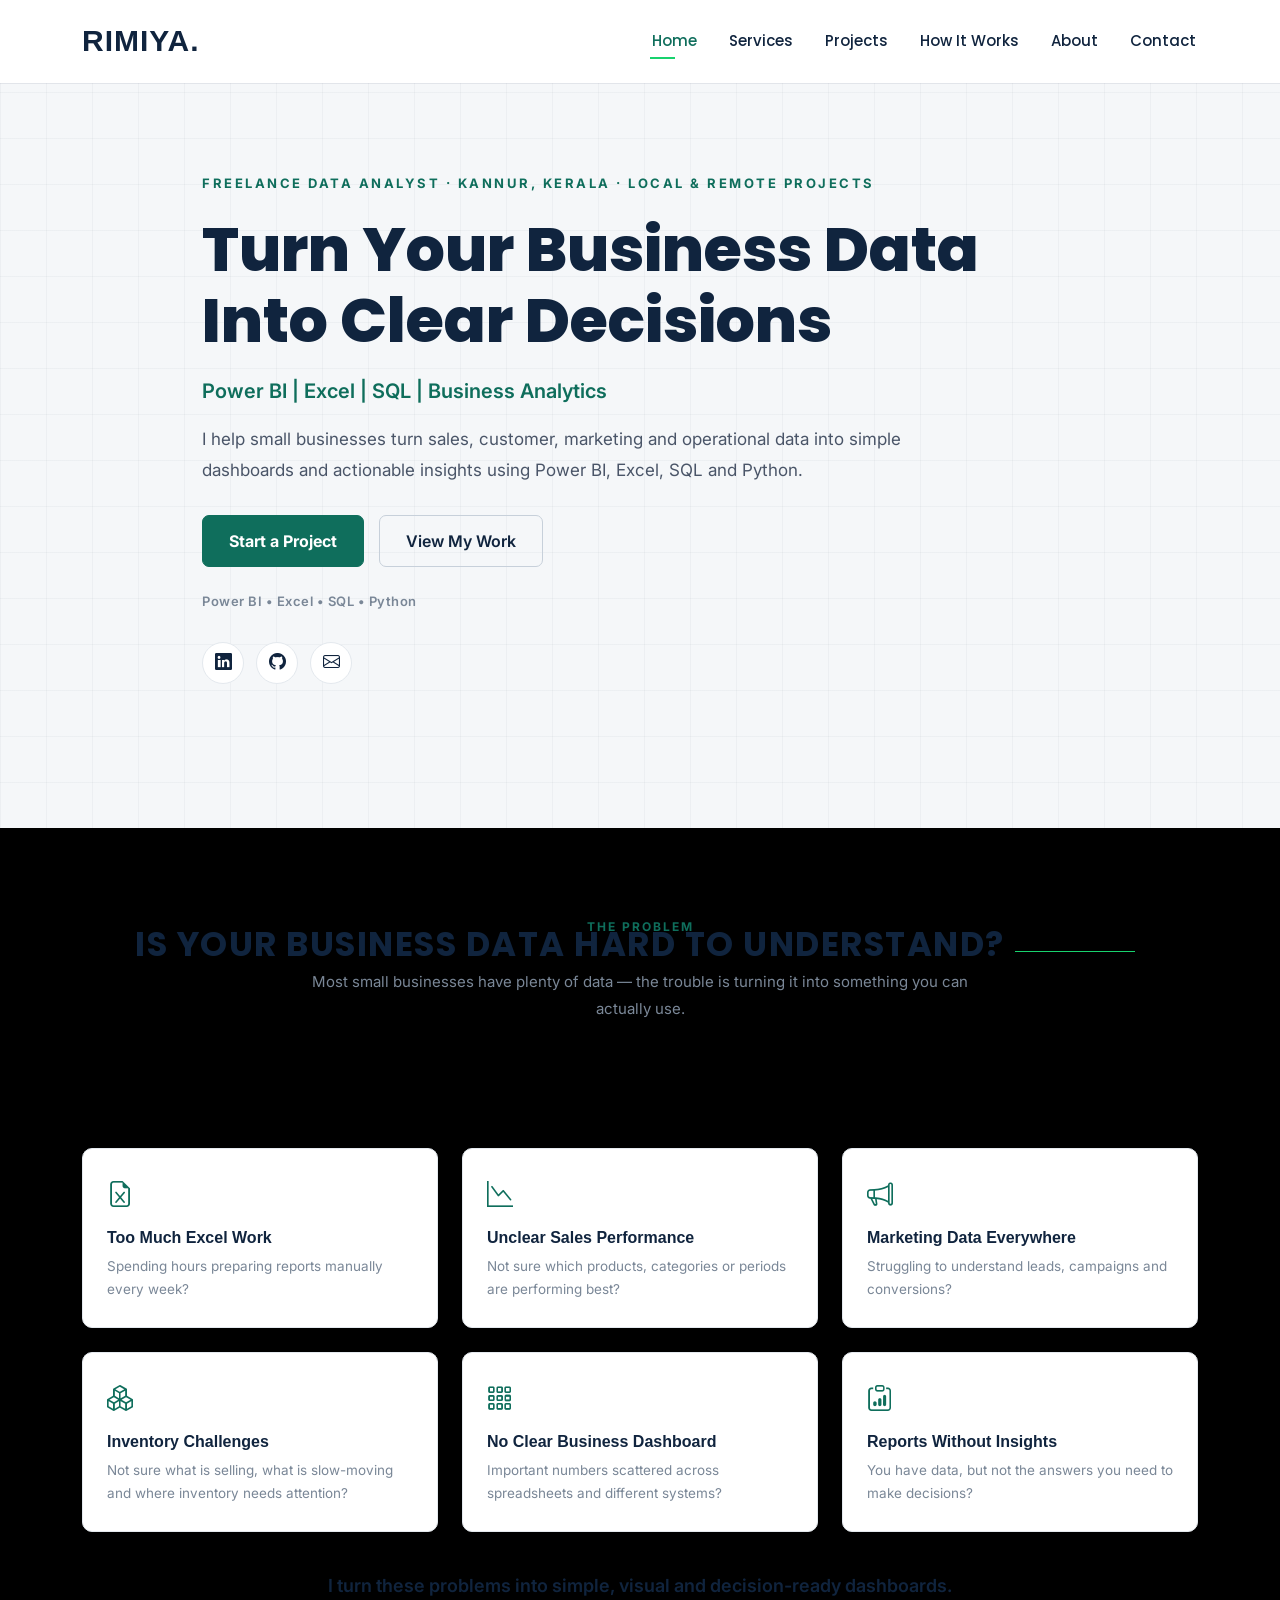
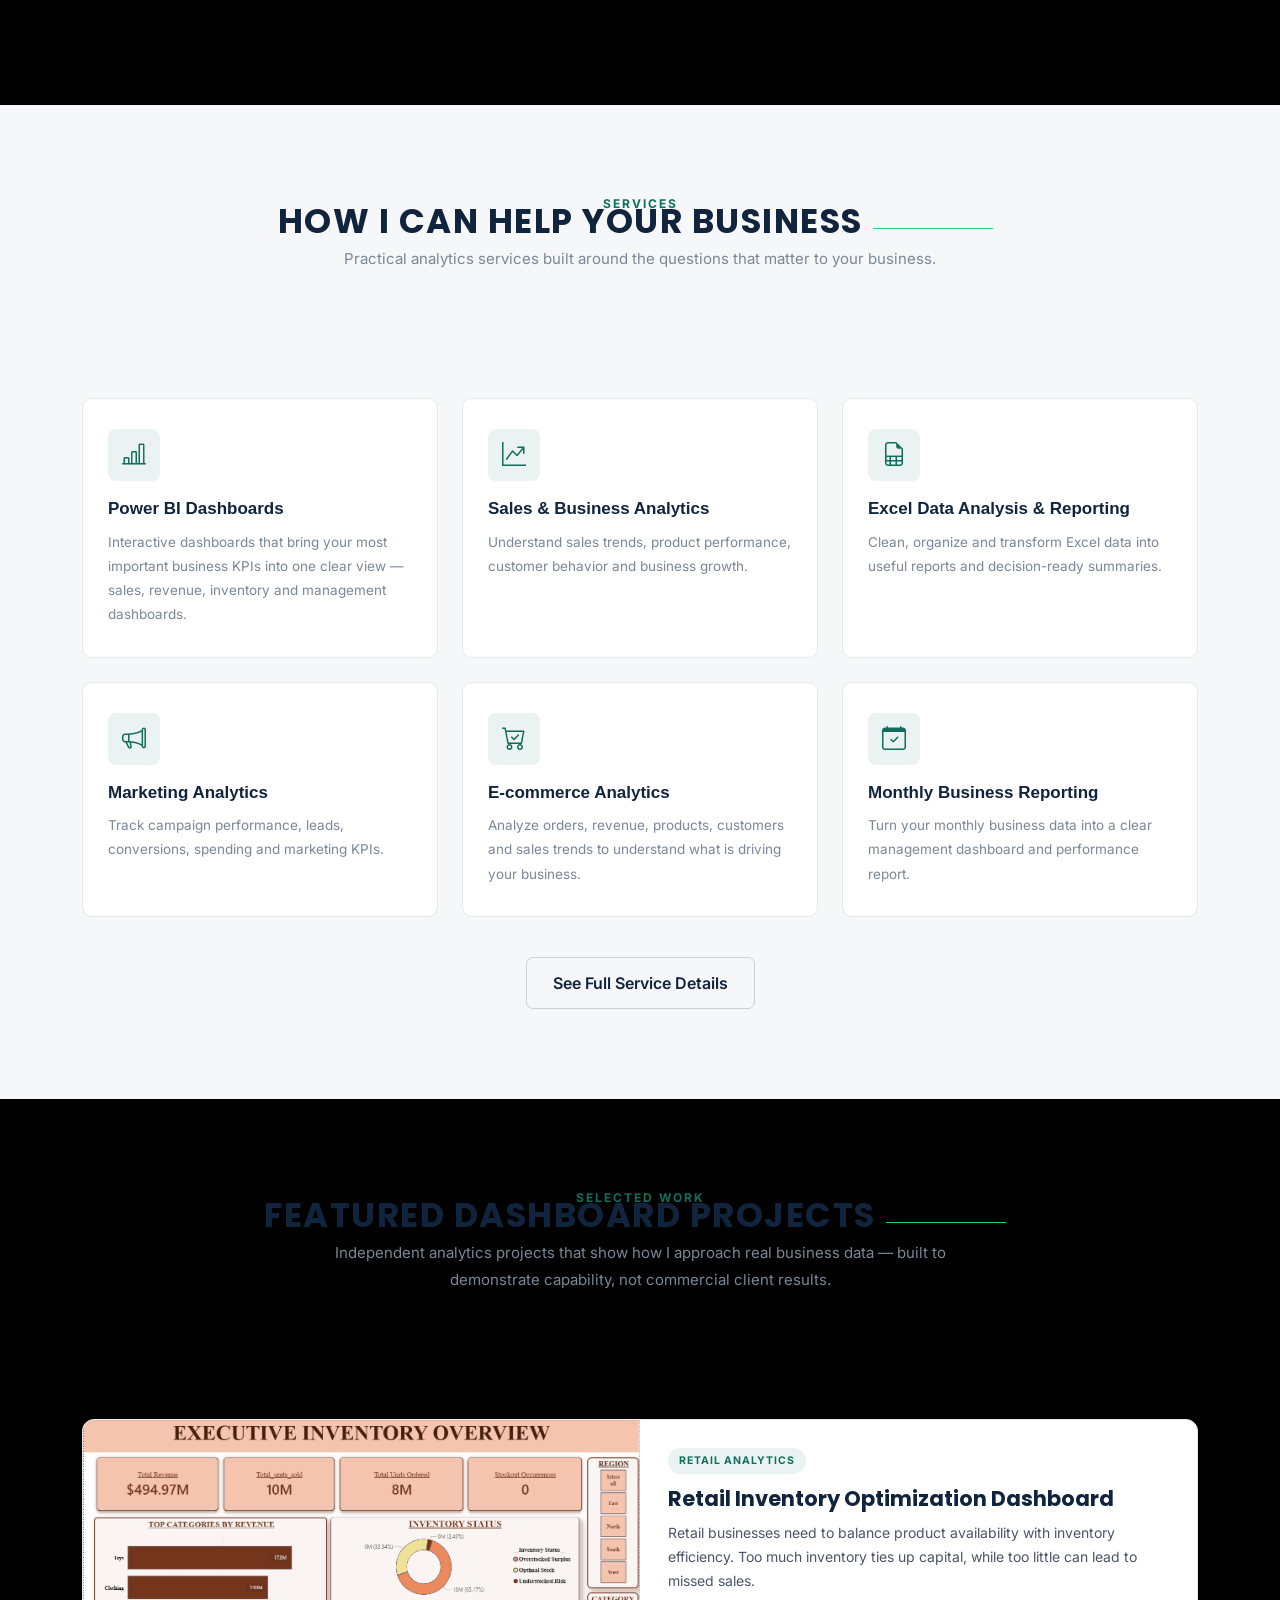
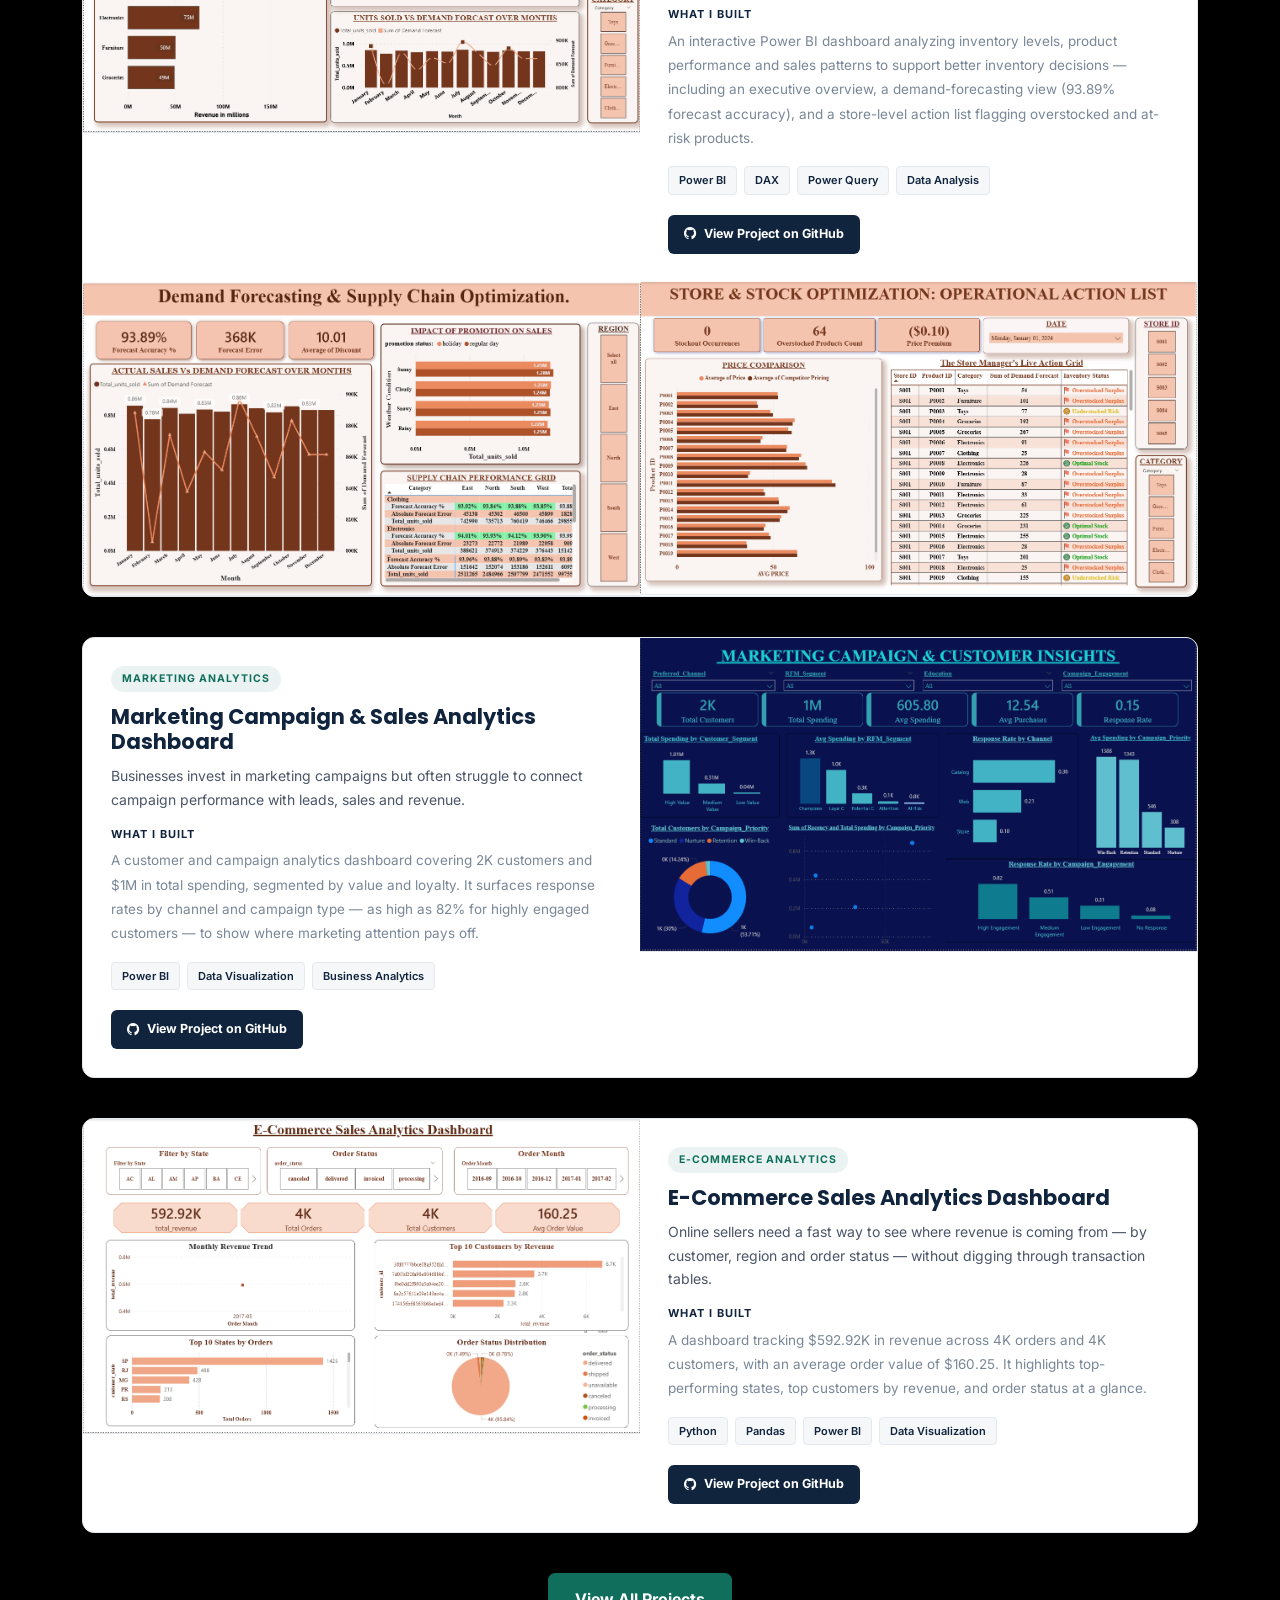
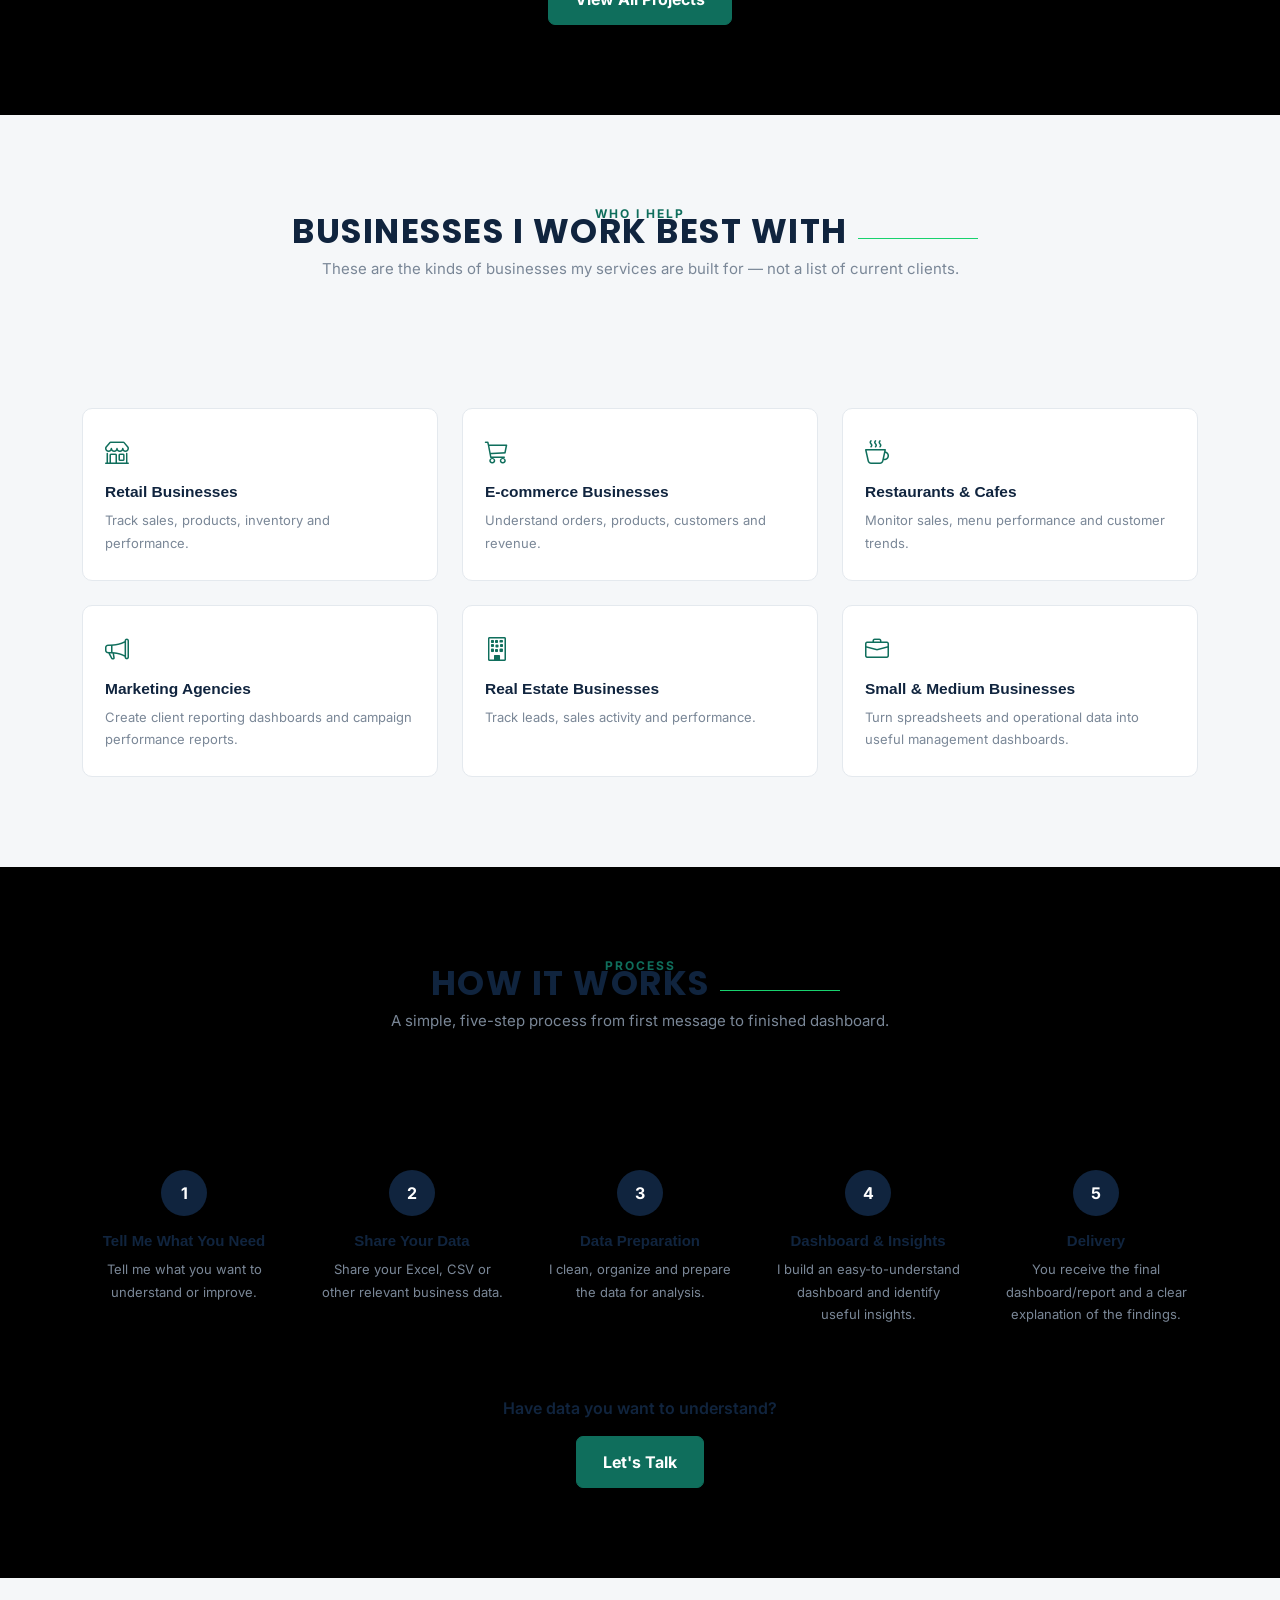
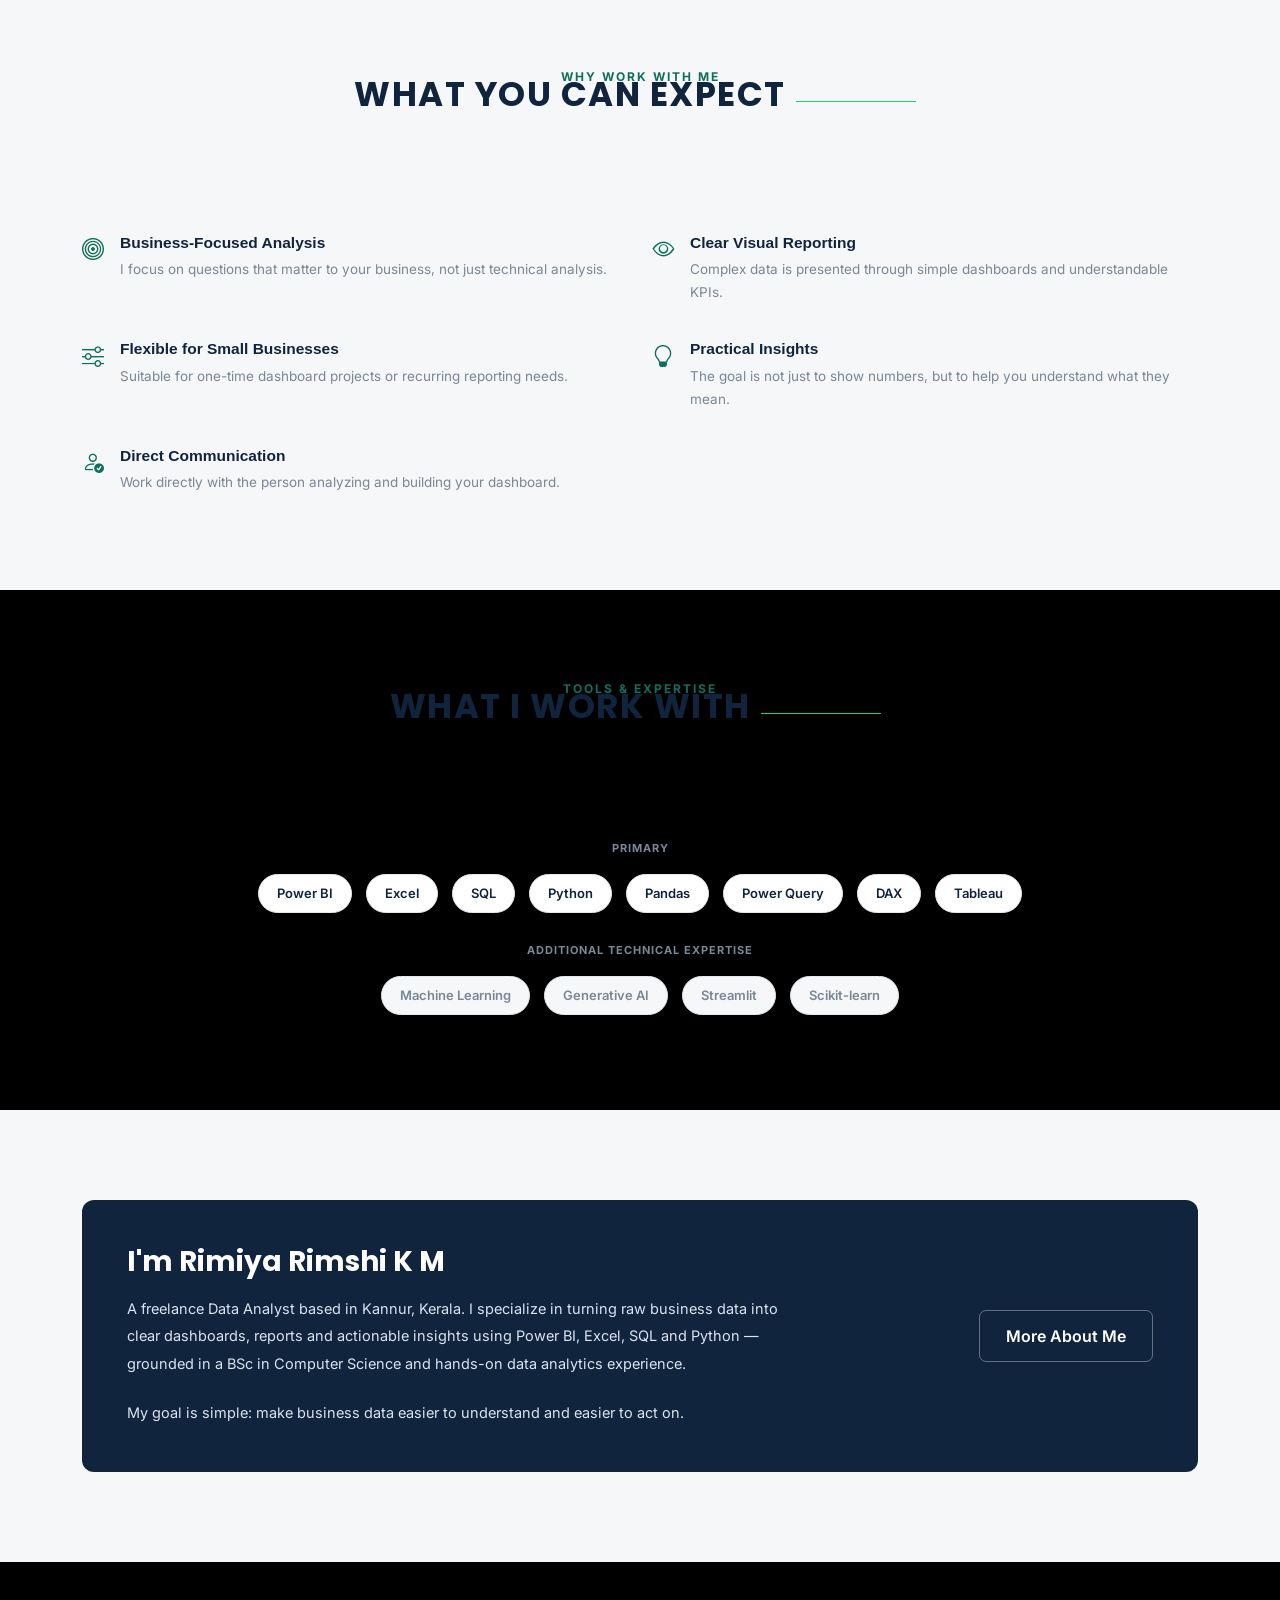
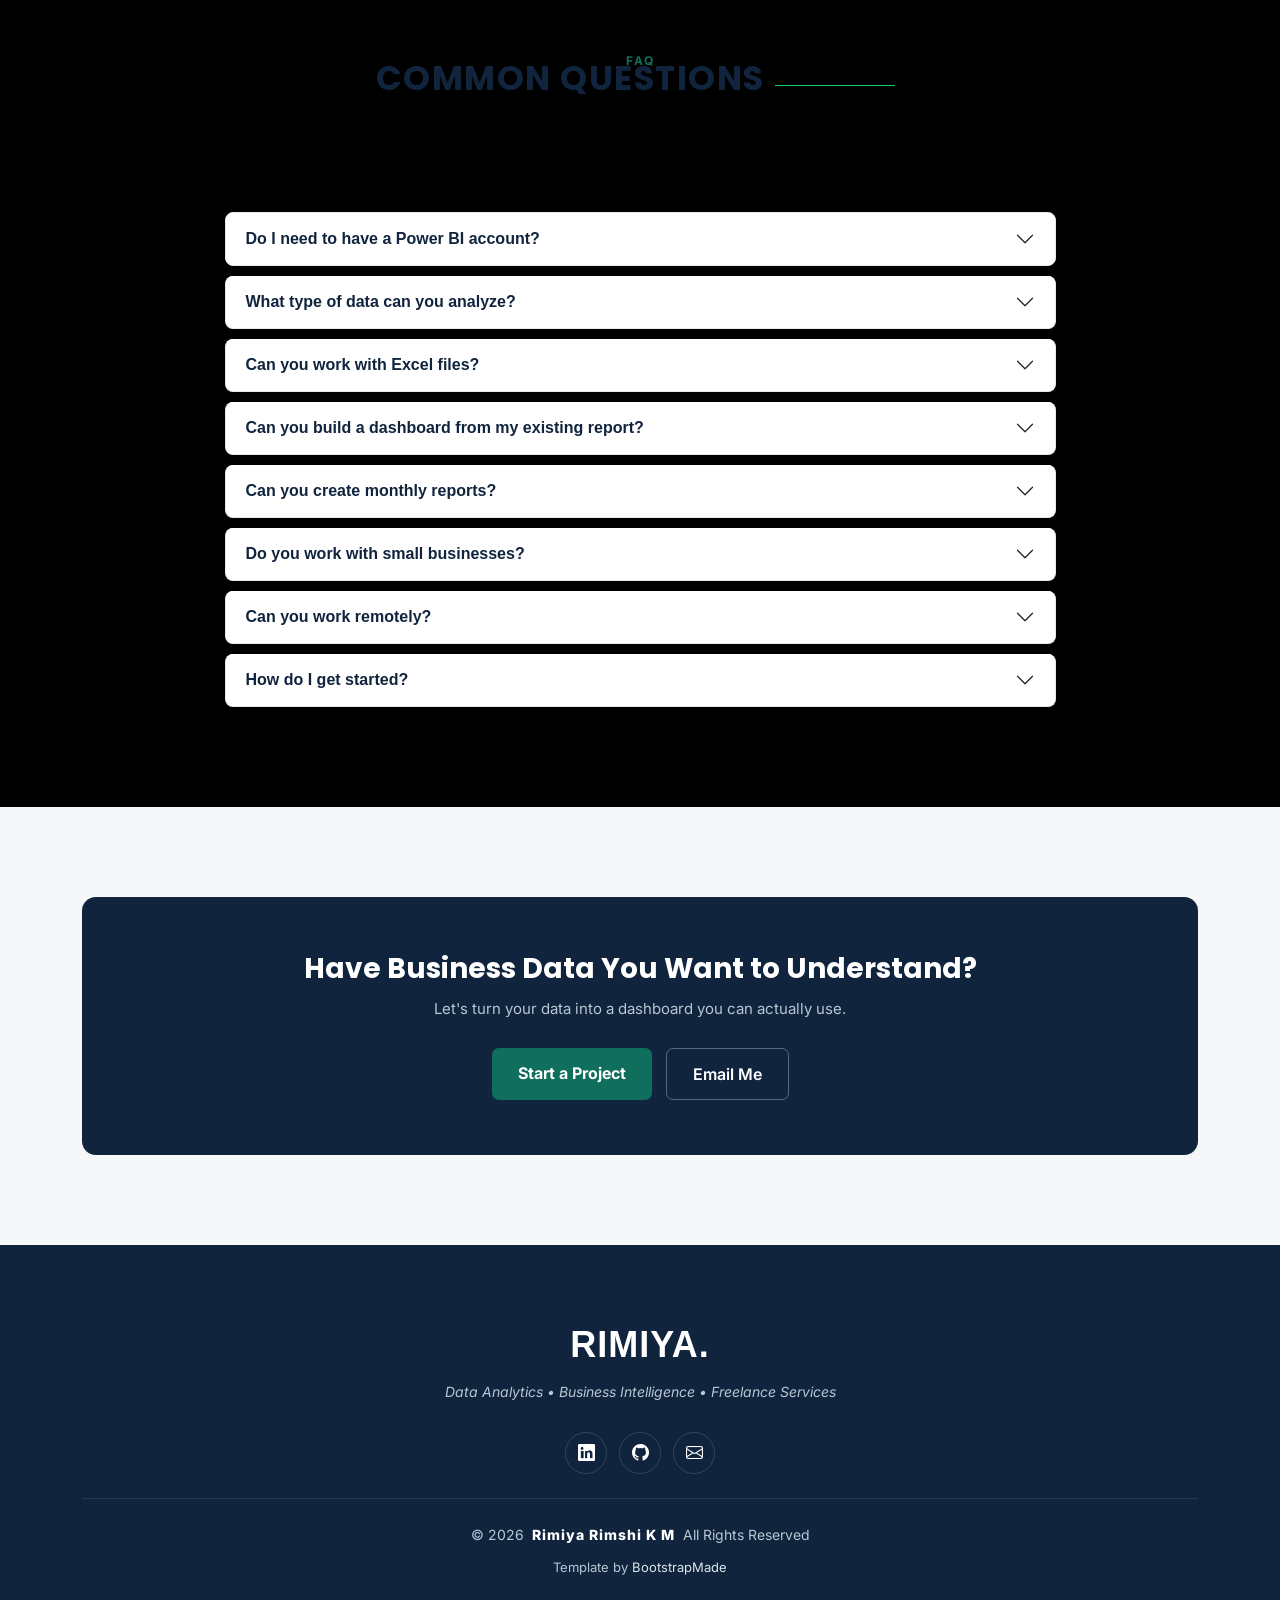
<file: rimiya-portfolio_freelance/index.html>
<!DOCTYPE html>
<html lang="en">

<head>
  <meta charset="utf-8">
  <meta name="viewport" content="width=device-width, initial-scale=1.0">

  <title>Rimiya Rimshi K M | Freelance Data Analyst | Power BI & Business Analytics</title>

  <meta name="description"
    content="Freelance Data Analyst in Kannur, Kerala specializing in Power BI dashboards, Excel reporting, sales analytics, marketing analytics and business intelligence.">

  <meta name="keywords"
    content="Freelance Data Analyst, Data Analyst Kannur, Power BI Freelancer Kerala, Power BI Dashboard, Excel Data Analysis, Business Analytics, Sales Analytics, Marketing Analytics, E-commerce Analytics, Data Visualization, Business Intelligence, Dashboard Development">

  <!-- Favicon -->
  <link href="assets/img/favicon.png" rel="icon">
  <link href="assets/img/apple-touch-icon.png" rel="apple-touch-icon">

  <!-- Google Fonts -->
  <link href="https://fonts.googleapis.com" rel="preconnect">
  <link href="https://fonts.gstatic.com" rel="preconnect">
  <link
    href="https://fonts.googleapis.com/css2?family=Inter:wght@300;400;500;600;700;800&family=Poppins:wght@400;500;600;700;800&display=swap"
    rel="stylesheet">

  <!-- Bootstrap -->
  <link href="assets/vendor/bootstrap/css/bootstrap.min.css" rel="stylesheet">

  <!-- Bootstrap Icons -->
  <link href="assets/vendor/bootstrap-icons/bootstrap-icons.css" rel="stylesheet">

  <!-- AOS -->
  <link href="assets/vendor/aos/aos.css" rel="stylesheet">

  <!-- Main CSS -->
  <link href="assets/css/main.css" rel="stylesheet">

  <!-- =========================================================
       BUSINESS PORTFOLIO — CUSTOM STYLES (light, professional)
  ========================================================== -->

  <style>

    /* =========================================================
       GLOBAL
    ========================================================== */

    :root {
      --navy: #10243e;
      --navy-light: #16324f;
      --teal: #0f6e5c;
      --teal-dark: #0c5a4b;
      --teal-tint: #eaf3f1;
      --text: #4a5568;
      --text-light: #7a8797;
      --bg: #ffffff;
      --bg-alt: #f5f7f9;
      --border: #e4e9ee;
    }

    body {
      background: var(--bg);
      color: var(--text);
      font-family: "Inter", sans-serif;
    }

    .section {
      padding: 90px 0;
    }

    .section-alt {
      background: var(--bg-alt);
    }

    .section-title {
      margin-bottom: 50px;
    }

    .section-title .eyebrow {
      color: var(--teal);
      font-size: 12px;
      font-weight: 700;
      letter-spacing: 2px;
      text-transform: uppercase;
      margin-bottom: 8px;
      display: block;
    }

    .section-title h2 {
      font-family: "Poppins", sans-serif;
      font-size: 34px;
      font-weight: 700;
      margin-bottom: 12px;
      color: var(--navy);
    }

    .section-title p {
      color: var(--text-light);
      max-width: 680px;
      font-size: 15px;
      line-height: 1.8;
    }


    /* =========================================================
       NAVIGATION
    ========================================================== */

    .header {
      background: rgba(255, 255, 255, 0.97);
      backdrop-filter: blur(10px);
      box-shadow: 0 1px 0 rgba(16, 36, 62, 0.08);
    }

    .sitename {
      font-weight: 800 !important;
      letter-spacing: 1px;
      color: var(--navy) !important;
    }

    .navmenu a {
      font-weight: 500;
      color: var(--navy) !important;
    }

    .navmenu a:hover,
    .navmenu a.active {
      color: var(--teal) !important;
    }


    /* =========================================================
       HERO
    ========================================================== */

    #hero {
      min-height: 92vh;
      display: flex;
      align-items: center;
      position: relative;
      overflow: hidden;
      background: var(--bg-alt);
      padding-top: 90px;
    }

    #hero::before {
      content: "";
      position: absolute;
      inset: 0;
      background-image:
        linear-gradient(rgba(16, 36, 62, 0.035) 1px, transparent 1px),
        linear-gradient(90deg, rgba(16, 36, 62, 0.035) 1px, transparent 1px);
      background-size: 46px 46px;
      pointer-events: none;
    }

    .hero-content {
      position: relative;
      z-index: 2;
      max-width: 900px;
    }

    .hero-label {
      color: var(--teal);
      font-size: 13px;
      font-weight: 700;
      letter-spacing: 2.5px;
      text-transform: uppercase;
      margin-bottom: 20px;
    }

    .hero-content h1 {
      font-family: "Poppins", sans-serif;
      font-size: clamp(38px, 5.5vw, 62px);
      line-height: 1.15;
      font-weight: 800;
      margin-bottom: 20px;
      color: var(--navy);
    }

    .hero-role {
      font-size: clamp(17px, 2.2vw, 20px);
      font-weight: 600;
      margin-bottom: 18px;
      color: var(--teal);
    }

    .hero-description {
      color: var(--text);
      font-size: 17px;
      line-height: 1.8;
      max-width: 700px;
      margin-bottom: 30px;
    }

    .hero-buttons {
      display: flex;
      gap: 15px;
      flex-wrap: wrap;
      margin-bottom: 25px;
    }

    .btn-primary-custom {
      background: var(--teal);
      color: #fff !important;
      border: 1px solid var(--teal);
      padding: 13px 26px;
      border-radius: 7px;
      font-weight: 700;
      text-decoration: none;
      transition: 0.3s;
      display: inline-block;
    }

    .btn-primary-custom:hover {
      background: var(--teal-dark);
      border-color: var(--teal-dark);
      transform: translateY(-2px);
    }

    .btn-outline-custom {
      background: transparent;
      color: var(--navy) !important;
      border: 1px solid #c7d0da;
      padding: 13px 26px;
      border-radius: 7px;
      font-weight: 600;
      text-decoration: none;
      transition: 0.3s;
      display: inline-block;
    }

    .btn-outline-custom:hover {
      border-color: var(--teal);
      color: var(--teal) !important;
      transform: translateY(-2px);
    }

    .hero-trustline {
      color: var(--text-light);
      font-size: 13px;
      font-weight: 600;
      letter-spacing: 0.5px;
    }

    .social-links-custom {
      display: flex;
      gap: 12px;
      margin-top: 30px;
    }

    .social-links-custom a {
      width: 42px;
      height: 42px;
      border: 1px solid var(--border);
      border-radius: 50%;
      display: flex;
      align-items: center;
      justify-content: center;
      color: var(--navy);
      font-size: 17px;
      transition: 0.3s;
      text-decoration: none;
      background: #fff;
    }

    .social-links-custom a:hover {
      border-color: var(--teal);
      color: var(--teal);
      transform: translateY(-3px);
    }


    /* =========================================================
       BUSINESS PROBLEMS
    ========================================================== */

    .problem-card {
      background: #fff;
      border: 1px solid var(--border);
      border-radius: 10px;
      padding: 26px 24px;
      height: 100%;
      transition: 0.3s;
    }

    .problem-card:hover {
      border-color: var(--teal);
      box-shadow: 0 12px 30px rgba(16, 36, 62, 0.07);
      transform: translateY(-4px);
    }

    .problem-card i {
      color: var(--teal);
      font-size: 26px;
      margin-bottom: 14px;
      display: block;
    }

    .problem-card h4 {
      font-size: 16px;
      font-weight: 700;
      color: var(--navy);
      margin-bottom: 8px;
    }

    .problem-card p {
      color: var(--text-light);
      font-size: 13.5px;
      line-height: 1.7;
      margin: 0;
    }

    .problem-closer {
      text-align: center;
      font-size: 18px;
      font-weight: 600;
      color: var(--navy);
      margin-top: 40px;
    }


    /* =========================================================
       SERVICES
    ========================================================== */

    .service-card {
      background: #fff;
      border: 1px solid var(--border);
      border-radius: 10px;
      padding: 30px 25px;
      height: 100%;
      transition: 0.3s;
    }

    .service-card:hover {
      transform: translateY(-6px);
      border-color: var(--teal);
      box-shadow: 0 14px 32px rgba(16, 36, 62, 0.08);
    }

    .service-icon {
      width: 52px;
      height: 52px;
      border-radius: 8px;
      background: var(--teal-tint);
      color: var(--teal);
      display: flex;
      align-items: center;
      justify-content: center;
      font-size: 24px;
      margin-bottom: 18px;
    }

    .service-card h4 {
      font-size: 17px;
      margin-bottom: 10px;
      color: var(--navy);
      font-weight: 700;
    }

    .service-card p {
      color: var(--text-light);
      font-size: 13.5px;
      line-height: 1.8;
      margin: 0;
    }

    .services-cta {
      text-align: center;
      margin-top: 40px;
    }


    /* =========================================================
       FEATURED PROJECTS / CASE STUDIES
    ========================================================== */

    .case-study-card {
      background: #fff;
      border: 1px solid var(--border);
      border-radius: 12px;
      overflow: hidden;
      margin-bottom: 40px;
      transition: 0.3s;
    }

    .case-study-card:hover {
      box-shadow: 0 18px 40px rgba(16, 36, 62, 0.10);
    }

    .case-study-img {
      width: 100%;
      display: block;
      border-bottom: 1px solid var(--border);
      cursor: zoom-in;
    }

    .case-study-body {
      padding: 26px 28px 28px;
    }

    .case-study-category {
      display: inline-block;
      background: var(--teal-tint);
      color: var(--teal);
      font-size: 10.5px;
      font-weight: 700;
      letter-spacing: 1px;
      text-transform: uppercase;
      padding: 5px 11px;
      border-radius: 20px;
      margin-bottom: 12px;
    }

    .case-study-body h3 {
      font-family: "Poppins", sans-serif;
      font-size: 21px;
      font-weight: 700;
      color: var(--navy);
      margin-bottom: 10px;
    }

    .case-study-body .problem-line {
      font-size: 14px;
      color: var(--text);
      line-height: 1.7;
      margin-bottom: 14px;
    }

    .case-study-body .insight-label {
      font-size: 11px;
      font-weight: 700;
      letter-spacing: 1px;
      text-transform: uppercase;
      color: var(--navy);
      margin-bottom: 6px;
      display: block;
    }

    .case-study-body p.insight-text {
      font-size: 13.5px;
      color: var(--text-light);
      line-height: 1.8;
      margin-bottom: 16px;
    }

    .tech-stack {
      display: flex;
      flex-wrap: wrap;
      gap: 7px;
      margin-bottom: 20px;
    }

    .tech-stack span {
      background: var(--bg-alt);
      border: 1px solid var(--border);
      color: var(--navy);
      font-size: 11px;
      padding: 5px 10px;
      border-radius: 4px;
      font-weight: 600;
    }

    .project-links {
      display: flex;
      gap: 10px;
      flex-wrap: wrap;
    }

    .project-btn {
      display: inline-flex;
      align-items: center;
      gap: 7px;
      padding: 10px 16px;
      border-radius: 6px;
      text-decoration: none;
      font-size: 12.5px;
      font-weight: 700;
      transition: 0.3s;
    }

    .project-btn-github {
      background: var(--navy);
      color: #fff;
    }

    .project-btn-github:hover {
      background: var(--teal);
      color: #fff;
    }

    /* Secondary (smaller) project grid */

    .mini-project-card {
      background: #fff;
      border: 1px solid var(--border);
      border-radius: 8px;
      padding: 20px;
      height: 100%;
      transition: 0.3s;
    }

    .mini-project-card:hover {
      border-color: var(--teal);
      transform: translateY(-3px);
    }

    .mini-project-card .badge-cat {
      font-size: 10px;
      font-weight: 700;
      letter-spacing: 0.5px;
      text-transform: uppercase;
      color: var(--teal);
      margin-bottom: 8px;
      display: block;
    }

    .mini-project-card h5 {
      font-size: 15px;
      margin-bottom: 7px;
      color: var(--navy);
      font-weight: 700;
    }

    .mini-project-card p {
      color: var(--text-light);
      font-size: 12.5px;
      margin: 0 0 12px;
      line-height: 1.7;
    }

    .mini-project-card a {
      font-size: 12px;
      font-weight: 700;
      color: var(--navy);
      text-decoration: none;
    }

    .mini-project-card a:hover {
      color: var(--teal);
    }


    /* =========================================================
       WHO I HELP
    ========================================================== */

    .who-card {
      background: #fff;
      border: 1px solid var(--border);
      border-radius: 10px;
      padding: 26px 22px;
      height: 100%;
      text-align: left;
      transition: 0.3s;
    }

    .who-card:hover {
      border-color: var(--teal);
      transform: translateY(-4px);
    }

    .who-card i {
      color: var(--teal);
      font-size: 24px;
      margin-bottom: 12px;
      display: block;
    }

    .who-card h5 {
      font-size: 15.5px;
      font-weight: 700;
      color: var(--navy);
      margin-bottom: 8px;
    }

    .who-card p {
      color: var(--text-light);
      font-size: 13px;
      line-height: 1.7;
      margin: 0;
    }

    .who-note {
      text-align: center;
      color: var(--text-light);
      font-size: 12.5px;
      font-style: italic;
      margin-top: 30px;
    }


    /* =========================================================
       HOW IT WORKS
    ========================================================== */

    .process-step {
      text-align: center;
      padding: 10px;
    }

    .process-number {
      width: 46px;
      height: 46px;
      border-radius: 50%;
      background: var(--navy);
      color: #fff;
      display: flex;
      align-items: center;
      justify-content: center;
      font-weight: 700;
      font-size: 16px;
      margin: 0 auto 16px;
    }

    .process-step h5 {
      font-size: 15px;
      font-weight: 700;
      color: var(--navy);
      margin-bottom: 8px;
    }

    .process-step p {
      color: var(--text-light);
      font-size: 13px;
      line-height: 1.7;
    }

    .process-cta {
      text-align: center;
      margin-top: 45px;
    }

    .process-cta p {
      font-size: 16px;
      font-weight: 600;
      color: var(--navy);
      margin-bottom: 16px;
    }


    /* =========================================================
       WHY WORK WITH ME
    ========================================================== */

    .why-card {
      display: flex;
      gap: 16px;
      padding: 6px 0;
    }

    .why-card i {
      color: var(--teal);
      font-size: 22px;
      flex-shrink: 0;
    }

    .why-card h5 {
      font-size: 15.5px;
      font-weight: 700;
      color: var(--navy);
      margin-bottom: 6px;
    }

    .why-card p {
      color: var(--text-light);
      font-size: 13.5px;
      line-height: 1.7;
      margin: 0;
    }


    /* =========================================================
       TOOLS
    ========================================================== */

    .tool-pill {
      display: inline-block;
      background: #fff;
      border: 1px solid var(--border);
      color: var(--navy);
      font-size: 13px;
      font-weight: 600;
      padding: 9px 18px;
      border-radius: 20px;
      margin: 5px;
    }

    .tool-pill.secondary {
      color: var(--text-light);
      background: var(--bg-alt);
    }

    .tools-label {
      font-size: 11px;
      font-weight: 700;
      letter-spacing: 1px;
      text-transform: uppercase;
      color: var(--text-light);
      margin-bottom: 12px;
    }


    /* =========================================================
       ABOUT TEASER
    ========================================================== */

    .about-teaser-card {
      background: var(--navy);
      color: #dbe4ec;
      border-radius: 12px;
      padding: 45px;
    }

    .about-teaser-card h3 {
      color: #fff;
      font-family: "Poppins", sans-serif;
      font-weight: 700;
      margin-bottom: 16px;
    }

    .about-teaser-card p {
      line-height: 1.9;
      font-size: 14.5px;
      margin-bottom: 22px;
    }


    /* =========================================================
       FAQ
    ========================================================== */

    .accordion-button {
      font-weight: 600;
      color: var(--navy);
      background: #fff;
    }

    .accordion-button:not(.collapsed) {
      color: var(--teal);
      background: var(--teal-tint);
    }

    .accordion-button:focus {
      box-shadow: none;
      border-color: var(--border);
    }

    .accordion-item {
      border: 1px solid var(--border);
      margin-bottom: 10px;
      border-radius: 8px !important;
      overflow: hidden;
    }


    /* =========================================================
       FINAL CTA
    ========================================================== */

    .final-cta {
      background: var(--navy);
      border-radius: 14px;
      padding: 55px 40px;
      text-align: center;
    }

    .final-cta h3 {
      color: #fff;
      font-family: "Poppins", sans-serif;
      font-size: 28px;
      font-weight: 700;
      margin-bottom: 12px;
    }

    .final-cta p {
      color: #b9c6d4;
      font-size: 15px;
      margin-bottom: 28px;
    }

    .final-cta-buttons {
      display: flex;
      gap: 14px;
      justify-content: center;
      flex-wrap: wrap;
    }

    .btn-cta-primary {
      background: var(--teal);
      color: #fff;
      padding: 13px 26px;
      border-radius: 7px;
      font-weight: 700;
      text-decoration: none;
      transition: 0.3s;
    }

    .btn-cta-primary:hover {
      background: var(--teal-dark);
      color: #fff;
    }

    .btn-cta-outline {
      background: transparent;
      color: #fff;
      border: 1px solid rgba(255,255,255,0.3);
      padding: 13px 26px;
      border-radius: 7px;
      font-weight: 600;
      text-decoration: none;
      transition: 0.3s;
    }

    .btn-cta-outline:hover {
      border-color: #fff;
    }


    /* =========================================================
       FOOTER
    ========================================================== */

    .footer {
      background: var(--navy);
      border-top: none;
    }

    .footer .sitename {
      color: #fff !important;
    }

    .footer p,
    .footer .copyright span,
    .footer .credits {
      color: #b9c6d4 !important;
    }

    .footer .social-links-custom a {
      border-color: rgba(255,255,255,0.15);
      color: #fff;
      background: transparent;
    }

    .footer .social-links-custom a:hover {
      border-color: var(--teal);
      color: var(--teal);
    }

    .footer .credits a {
      color: #dbe4ec !important;
    }


    /* =========================================================
       MOBILE
    ========================================================== */

    @media (max-width: 768px) {

      .section {
        padding: 60px 0;
      }

      .section-title h2 {
        font-size: 27px;
      }

      .case-study-body {
        padding: 22px;
      }

      .final-cta {
        padding: 40px 22px;
      }

      .about-teaser-card {
        padding: 30px 22px;
      }

    }

  </style>

</head>


<body class="index-page">


  <!-- =========================================================
       HEADER
  ========================================================== -->

  <header id="header" class="header d-flex align-items-center fixed-top">

    <div class="container-xl d-flex align-items-center justify-content-between">

      <a href="index.html" class="logo d-flex align-items-center text-decoration-none">
        <h1 class="sitename">RIMIYA.</h1>
      </a>

      <nav id="navmenu" class="navmenu">
        <ul>
          <li><a href="index.html" class="active">Home</a></li>
          <li><a href="services.html">Services</a></li>
          <li><a href="portfolio.html">Projects</a></li>
          <li><a href="index.html#how-it-works">How It Works</a></li>
          <li><a href="about.html">About</a></li>
          <li><a href="contact.html">Contact</a></li>
        </ul>

        <i class="mobile-nav-toggle d-xl-none bi bi-list"></i>
      </nav>

    </div>

  </header>


  <main class="main">


    <!-- =========================================================
         HERO
    ========================================================== -->

    <section id="hero">

      <div class="container hero-content">

        <div class="hero-label">Freelance Data Analyst &middot; Kannur, Kerala &middot; Local &amp; Remote Projects</div>

        <h1>Turn Your Business Data Into Clear Decisions</h1>

        <div class="hero-role">Power BI | Excel | SQL | Business Analytics</div>

        <p class="hero-description">
          I help small businesses turn sales, customer, marketing and operational
          data into simple dashboards and actionable insights using Power BI,
          Excel, SQL and Python.
        </p>

        <div class="hero-buttons">
          <a href="contact.html" class="btn-primary-custom">Start a Project</a>
          <a href="portfolio.html" class="btn-outline-custom">View My Work</a>
        </div>

        <div class="hero-trustline">Power BI &bull; Excel &bull; SQL &bull; Python</div>

        <div class="social-links-custom">

          <a href="https://www.linkedin.com/in/rimiya-rimshi-k-m/" target="_blank" rel="noopener noreferrer" aria-label="LinkedIn">
            <i class="bi bi-linkedin"></i>
          </a>

          <a href="https://github.com/rimiya366" target="_blank" rel="noopener noreferrer" aria-label="GitHub">
            <i class="bi bi-github"></i>
          </a>

          <a href="mailto:rimiyarimshi2022@gmail.com" aria-label="Email">
            <i class="bi bi-envelope"></i>
          </a>

        </div>

      </div>

    </section>


    <!-- =========================================================
         BUSINESS PROBLEMS
    ========================================================== -->

    <section id="business-problems" class="section">

      <div class="container">

        <div class="section-title text-center mx-auto" data-aos="fade-up">
          <span class="eyebrow">The Problem</span>
          <h2>Is Your Business Data Hard to Understand?</h2>
          <p class="mx-auto">Most small businesses have plenty of data — the trouble is turning it into something you can actually use.</p>
        </div>

        <div class="row g-4">

          <div class="col-lg-4 col-md-6" data-aos="fade-up" data-aos-delay="100">
            <div class="problem-card">
              <i class="bi bi-file-earmark-excel"></i>
              <h4>Too Much Excel Work</h4>
              <p>Spending hours preparing reports manually every week?</p>
            </div>
          </div>

          <div class="col-lg-4 col-md-6" data-aos="fade-up" data-aos-delay="150">
            <div class="problem-card">
              <i class="bi bi-graph-down"></i>
              <h4>Unclear Sales Performance</h4>
              <p>Not sure which products, categories or periods are performing best?</p>
            </div>
          </div>

          <div class="col-lg-4 col-md-6" data-aos="fade-up" data-aos-delay="200">
            <div class="problem-card">
              <i class="bi bi-megaphone"></i>
              <h4>Marketing Data Everywhere</h4>
              <p>Struggling to understand leads, campaigns and conversions?</p>
            </div>
          </div>

          <div class="col-lg-4 col-md-6" data-aos="fade-up" data-aos-delay="250">
            <div class="problem-card">
              <i class="bi bi-boxes"></i>
              <h4>Inventory Challenges</h4>
              <p>Not sure what is selling, what is slow-moving and where inventory needs attention?</p>
            </div>
          </div>

          <div class="col-lg-4 col-md-6" data-aos="fade-up" data-aos-delay="300">
            <div class="problem-card">
              <i class="bi bi-grid-3x3-gap"></i>
              <h4>No Clear Business Dashboard</h4>
              <p>Important numbers scattered across spreadsheets and different systems?</p>
            </div>
          </div>

          <div class="col-lg-4 col-md-6" data-aos="fade-up" data-aos-delay="350">
            <div class="problem-card">
              <i class="bi bi-clipboard-data"></i>
              <h4>Reports Without Insights</h4>
              <p>You have data, but not the answers you need to make decisions?</p>
            </div>
          </div>

        </div>

        <p class="problem-closer" data-aos="fade-up">
          I turn these problems into simple, visual and decision-ready dashboards.
        </p>

      </div>

    </section>


    <!-- =========================================================
         SERVICES
    ========================================================== -->

    <section id="services" class="section section-alt">

      <div class="container">

        <div class="section-title text-center mx-auto" data-aos="fade-up">
          <span class="eyebrow">Services</span>
          <h2>How I Can Help Your Business</h2>
          <p class="mx-auto">Practical analytics services built around the questions that matter to your business.</p>
        </div>

        <div class="row g-4">

          <div class="col-lg-4 col-md-6" data-aos="fade-up" data-aos-delay="100">
            <div class="service-card">
              <div class="service-icon"><i class="bi bi-bar-chart-line"></i></div>
              <h4>Power BI Dashboards</h4>
              <p>Interactive dashboards that bring your most important business KPIs into one clear view — sales, revenue, inventory and management dashboards.</p>
            </div>
          </div>

          <div class="col-lg-4 col-md-6" data-aos="fade-up" data-aos-delay="150">
            <div class="service-card">
              <div class="service-icon"><i class="bi bi-graph-up-arrow"></i></div>
              <h4>Sales & Business Analytics</h4>
              <p>Understand sales trends, product performance, customer behavior and business growth.</p>
            </div>
          </div>

          <div class="col-lg-4 col-md-6" data-aos="fade-up" data-aos-delay="200">
            <div class="service-card">
              <div class="service-icon"><i class="bi bi-file-earmark-spreadsheet"></i></div>
              <h4>Excel Data Analysis & Reporting</h4>
              <p>Clean, organize and transform Excel data into useful reports and decision-ready summaries.</p>
            </div>
          </div>

          <div class="col-lg-4 col-md-6" data-aos="fade-up" data-aos-delay="250">
            <div class="service-card">
              <div class="service-icon"><i class="bi bi-megaphone"></i></div>
              <h4>Marketing Analytics</h4>
              <p>Track campaign performance, leads, conversions, spending and marketing KPIs.</p>
            </div>
          </div>

          <div class="col-lg-4 col-md-6" data-aos="fade-up" data-aos-delay="300">
            <div class="service-card">
              <div class="service-icon"><i class="bi bi-cart-check"></i></div>
              <h4>E-commerce Analytics</h4>
              <p>Analyze orders, revenue, products, customers and sales trends to understand what is driving your business.</p>
            </div>
          </div>

          <div class="col-lg-4 col-md-6" data-aos="fade-up" data-aos-delay="350">
            <div class="service-card">
              <div class="service-icon"><i class="bi bi-calendar-check"></i></div>
              <h4>Monthly Business Reporting</h4>
              <p>Turn your monthly business data into a clear management dashboard and performance report.</p>
            </div>
          </div>

        </div>

        <div class="services-cta" data-aos="fade-up">
          <a href="services.html" class="btn-outline-custom">See Full Service Details</a>
        </div>

      </div>

    </section>


    <!-- =========================================================
         FEATURED DASHBOARD PROJECTS (CASE STUDIES)
    ========================================================== -->

    <section id="projects" class="section">

      <div class="container">

        <div class="section-title text-center mx-auto" data-aos="fade-up">
          <span class="eyebrow">Selected Work</span>
          <h2>Featured Dashboard Projects</h2>
          <p class="mx-auto">
            Independent analytics projects that show how I approach real business data —
            built to demonstrate capability, not commercial client results.
          </p>
        </div>

        <!-- CASE STUDY 1: RETAIL INVENTORY -->
        <div class="case-study-card" data-aos="fade-up">
          <div class="row g-0">
            <div class="col-lg-6">
              <img src="assets/img/dashboards/retail-inventory-overview.png" class="case-study-img" alt="Executive Inventory Overview dashboard showing total revenue, units sold and inventory status">
            </div>
            <div class="col-lg-6">
              <div class="case-study-body">
                <span class="case-study-category">Retail Analytics</span>
                <h3>Retail Inventory Optimization Dashboard</h3>
                <p class="problem-line">
                  Retail businesses need to balance product availability with inventory
                  efficiency. Too much inventory ties up capital, while too little can
                  lead to missed sales.
                </p>
                <span class="insight-label">What I Built</span>
                <p class="insight-text">
                  An interactive Power BI dashboard analyzing inventory levels, product
                  performance and sales patterns to support better inventory decisions —
                  including an executive overview, a demand-forecasting view (93.89%
                  forecast accuracy), and a store-level action list flagging overstocked
                  and at-risk products.
                </p>
                <div class="tech-stack">
                  <span>Power BI</span><span>DAX</span><span>Power Query</span><span>Data Analysis</span>
                </div>
                <div class="project-links">
                  <a href="https://github.com/rimiya366/Retail-Inventory-Optimization-PowerBI" target="_blank" rel="noopener noreferrer" class="project-btn project-btn-github">
                    <i class="bi bi-github"></i> View Project on GitHub
                  </a>
                </div>
              </div>
            </div>
          </div>
          <div class="row g-0">
            <div class="col-lg-6">
              <img src="assets/img/dashboards/retail-demand-forecasting.png" class="case-study-img" alt="Demand forecasting and supply chain optimization dashboard">
            </div>
            <div class="col-lg-6">
              <img src="assets/img/dashboards/retail-store-optimization.png" class="case-study-img" alt="Store and stock optimization operational action list dashboard">
            </div>
          </div>
        </div>

        <!-- CASE STUDY 2: MARKETING -->
        <div class="case-study-card" data-aos="fade-up">
          <div class="row g-0">
            <div class="col-lg-6 order-lg-2">
              <img src="assets/img/dashboards/marketing-campaign-insights.png" class="case-study-img" alt="Marketing campaign and customer insights dashboard">
            </div>
            <div class="col-lg-6 order-lg-1">
              <div class="case-study-body">
                <span class="case-study-category">Marketing Analytics</span>
                <h3>Marketing Campaign & Sales Analytics Dashboard</h3>
                <p class="problem-line">
                  Businesses invest in marketing campaigns but often struggle to connect
                  campaign performance with leads, sales and revenue.
                </p>
                <span class="insight-label">What I Built</span>
                <p class="insight-text">
                  A customer and campaign analytics dashboard covering 2K customers and
                  $1M in total spending, segmented by value and loyalty. It surfaces
                  response rates by channel and campaign type — as high as 82% for
                  highly engaged customers — to show where marketing attention pays off.
                </p>
                <div class="tech-stack">
                  <span>Power BI</span><span>Data Visualization</span><span>Business Analytics</span>
                </div>
                <div class="project-links">
                  <a href="https://github.com/rimiya366/Marketing-Campaign-Analytics" target="_blank" rel="noopener noreferrer" class="project-btn project-btn-github">
                    <i class="bi bi-github"></i> View Project on GitHub
                  </a>
                </div>
              </div>
            </div>
          </div>
        </div>

        <!-- CASE STUDY 3: E-COMMERCE -->
        <div class="case-study-card" data-aos="fade-up">
          <div class="row g-0">
            <div class="col-lg-6">
              <img src="assets/img/dashboards/ecommerce-sales-analytics.png" class="case-study-img" alt="E-commerce sales analytics dashboard showing revenue, orders and top customers">
            </div>
            <div class="col-lg-6">
              <div class="case-study-body">
                <span class="case-study-category">E-commerce Analytics</span>
                <h3>E-Commerce Sales Analytics Dashboard</h3>
                <p class="problem-line">
                  Online sellers need a fast way to see where revenue is coming from —
                  by customer, region and order status — without digging through
                  transaction tables.
                </p>
                <span class="insight-label">What I Built</span>
                <p class="insight-text">
                  A dashboard tracking $592.92K in revenue across 4K orders and 4K
                  customers, with an average order value of $160.25. It highlights
                  top-performing states, top customers by revenue, and order status at
                  a glance.
                </p>
                <div class="tech-stack">
                  <span>Python</span><span>Pandas</span><span>Power BI</span><span>Data Visualization</span>
                </div>
                <div class="project-links">
                  <a href="https://github.com/rimiya366/ecommerce-sales-analytics-dashboard" target="_blank" rel="noopener noreferrer" class="project-btn project-btn-github">
                    <i class="bi bi-github"></i> View Project on GitHub
                  </a>
                </div>
              </div>
            </div>
          </div>
        </div>

        <div class="services-cta" data-aos="fade-up">
          <a href="portfolio.html" class="btn-primary-custom">View All Projects</a>
        </div>

      </div>

    </section>


    <!-- =========================================================
         WHO I HELP
    ========================================================== -->

    <section id="who-i-help" class="section section-alt">

      <div class="container">

        <div class="section-title text-center mx-auto" data-aos="fade-up">
          <span class="eyebrow">Who I Help</span>
          <h2>Businesses I Work Best With</h2>
          <p class="mx-auto">These are the kinds of businesses my services are built for — not a list of current clients.</p>
        </div>

        <div class="row g-4">

          <div class="col-lg-4 col-md-6" data-aos="fade-up" data-aos-delay="100">
            <div class="who-card">
              <i class="bi bi-shop"></i>
              <h5>Retail Businesses</h5>
              <p>Track sales, products, inventory and performance.</p>
            </div>
          </div>

          <div class="col-lg-4 col-md-6" data-aos="fade-up" data-aos-delay="150">
            <div class="who-card">
              <i class="bi bi-cart3"></i>
              <h5>E-commerce Businesses</h5>
              <p>Understand orders, products, customers and revenue.</p>
            </div>
          </div>

          <div class="col-lg-4 col-md-6" data-aos="fade-up" data-aos-delay="200">
            <div class="who-card">
              <i class="bi bi-cup-hot"></i>
              <h5>Restaurants & Cafes</h5>
              <p>Monitor sales, menu performance and customer trends.</p>
            </div>
          </div>

          <div class="col-lg-4 col-md-6" data-aos="fade-up" data-aos-delay="250">
            <div class="who-card">
              <i class="bi bi-megaphone"></i>
              <h5>Marketing Agencies</h5>
              <p>Create client reporting dashboards and campaign performance reports.</p>
            </div>
          </div>

          <div class="col-lg-4 col-md-6" data-aos="fade-up" data-aos-delay="300">
            <div class="who-card">
              <i class="bi bi-building"></i>
              <h5>Real Estate Businesses</h5>
              <p>Track leads, sales activity and performance.</p>
            </div>
          </div>

          <div class="col-lg-4 col-md-6" data-aos="fade-up" data-aos-delay="350">
            <div class="who-card">
              <i class="bi bi-briefcase"></i>
              <h5>Small & Medium Businesses</h5>
              <p>Turn spreadsheets and operational data into useful management dashboards.</p>
            </div>
          </div>

        </div>

      </div>

    </section>


    <!-- =========================================================
         HOW IT WORKS
    ========================================================== -->

    <section id="how-it-works" class="section">

      <div class="container">

        <div class="section-title text-center mx-auto" data-aos="fade-up">
          <span class="eyebrow">Process</span>
          <h2>How It Works</h2>
          <p class="mx-auto">A simple, five-step process from first message to finished dashboard.</p>
        </div>

        <div class="row g-4">

          <div class="col-lg col-md-4 col-6" data-aos="fade-up" data-aos-delay="100">
            <div class="process-step">
              <div class="process-number">1</div>
              <h5>Tell Me What You Need</h5>
              <p>Tell me what you want to understand or improve.</p>
            </div>
          </div>

          <div class="col-lg col-md-4 col-6" data-aos="fade-up" data-aos-delay="150">
            <div class="process-step">
              <div class="process-number">2</div>
              <h5>Share Your Data</h5>
              <p>Share your Excel, CSV or other relevant business data.</p>
            </div>
          </div>

          <div class="col-lg col-md-4 col-6" data-aos="fade-up" data-aos-delay="200">
            <div class="process-step">
              <div class="process-number">3</div>
              <h5>Data Preparation</h5>
              <p>I clean, organize and prepare the data for analysis.</p>
            </div>
          </div>

          <div class="col-lg col-md-4 col-6" data-aos="fade-up" data-aos-delay="250">
            <div class="process-step">
              <div class="process-number">4</div>
              <h5>Dashboard & Insights</h5>
              <p>I build an easy-to-understand dashboard and identify useful insights.</p>
            </div>
          </div>

          <div class="col-lg col-md-4 col-6" data-aos="fade-up" data-aos-delay="300">
            <div class="process-step">
              <div class="process-number">5</div>
              <h5>Delivery</h5>
              <p>You receive the final dashboard/report and a clear explanation of the findings.</p>
            </div>
          </div>

        </div>

        <div class="process-cta" data-aos="fade-up">
          <p>Have data you want to understand?</p>
          <a href="contact.html" class="btn-primary-custom">Let's Talk</a>
        </div>

      </div>

    </section>


    <!-- =========================================================
         WHY WORK WITH ME
    ========================================================== -->

    <section id="why-me" class="section section-alt">

      <div class="container">

        <div class="section-title text-center mx-auto" data-aos="fade-up">
          <span class="eyebrow">Why Work With Me</span>
          <h2>What You Can Expect</h2>
        </div>

        <div class="row g-4">

          <div class="col-lg-6" data-aos="fade-up" data-aos-delay="100">
            <div class="why-card">
              <i class="bi bi-bullseye"></i>
              <div>
                <h5>Business-Focused Analysis</h5>
                <p>I focus on questions that matter to your business, not just technical analysis.</p>
              </div>
            </div>
          </div>

          <div class="col-lg-6" data-aos="fade-up" data-aos-delay="150">
            <div class="why-card">
              <i class="bi bi-eye"></i>
              <div>
                <h5>Clear Visual Reporting</h5>
                <p>Complex data is presented through simple dashboards and understandable KPIs.</p>
              </div>
            </div>
          </div>

          <div class="col-lg-6" data-aos="fade-up" data-aos-delay="200">
            <div class="why-card">
              <i class="bi bi-sliders"></i>
              <div>
                <h5>Flexible for Small Businesses</h5>
                <p>Suitable for one-time dashboard projects or recurring reporting needs.</p>
              </div>
            </div>
          </div>

          <div class="col-lg-6" data-aos="fade-up" data-aos-delay="250">
            <div class="why-card">
              <i class="bi bi-lightbulb"></i>
              <div>
                <h5>Practical Insights</h5>
                <p>The goal is not just to show numbers, but to help you understand what they mean.</p>
              </div>
            </div>
          </div>

          <div class="col-lg-6" data-aos="fade-up" data-aos-delay="300">
            <div class="why-card">
              <i class="bi bi-person-check"></i>
              <div>
                <h5>Direct Communication</h5>
                <p>Work directly with the person analyzing and building your dashboard.</p>
              </div>
            </div>
          </div>

        </div>

      </div>

    </section>


    <!-- =========================================================
         TOOLS & EXPERTISE
    ========================================================== -->

    <section id="tools" class="section">

      <div class="container text-center">

        <div class="section-title text-center mx-auto" data-aos="fade-up">
          <span class="eyebrow">Tools & Expertise</span>
          <h2>What I Work With</h2>
        </div>

        <div data-aos="fade-up" data-aos-delay="100">
          <div class="tools-label">Primary</div>
          <div class="mb-4">
            <span class="tool-pill">Power BI</span>
            <span class="tool-pill">Excel</span>
            <span class="tool-pill">SQL</span>
            <span class="tool-pill">Python</span>
            <span class="tool-pill">Pandas</span>
            <span class="tool-pill">Power Query</span>
            <span class="tool-pill">DAX</span>
            <span class="tool-pill">Tableau</span>
          </div>
        </div>

        <div data-aos="fade-up" data-aos-delay="150">
          <div class="tools-label">Additional Technical Expertise</div>
          <div>
            <span class="tool-pill secondary">Machine Learning</span>
            <span class="tool-pill secondary">Generative AI</span>
            <span class="tool-pill secondary">Streamlit</span>
            <span class="tool-pill secondary">Scikit-learn</span>
          </div>
        </div>

      </div>

    </section>


    <!-- =========================================================
         ABOUT TEASER
    ========================================================== -->

    <section id="about" class="section section-alt">

      <div class="container">

        <div class="about-teaser-card" data-aos="fade-up">
          <div class="row align-items-center">
            <div class="col-lg-8">
              <h3>I'm Rimiya Rimshi K M</h3>
              <p>
                A freelance Data Analyst based in Kannur, Kerala. I specialize in
                turning raw business data into clear dashboards, reports and
                actionable insights using Power BI, Excel, SQL and Python — grounded
                in a BSc in Computer Science and hands-on data analytics experience.
              </p>
              <p style="margin-bottom:0;">
                My goal is simple: make business data easier to understand and
                easier to act on.
              </p>
            </div>
            <div class="col-lg-4 text-lg-end mt-4 mt-lg-0">
              <a href="about.html" class="btn-outline-custom" style="color:#fff !important; border-color: rgba(255,255,255,0.35);">More About Me</a>
            </div>
          </div>
        </div>

      </div>

    </section>


    <!-- =========================================================
         FAQ
    ========================================================== -->

    <section id="faq" class="section">

      <div class="container">

        <div class="section-title text-center mx-auto" data-aos="fade-up">
          <span class="eyebrow">FAQ</span>
          <h2>Common Questions</h2>
        </div>

        <div class="row justify-content-center">
          <div class="col-lg-9">

            <div class="accordion" id="faqAccordion" data-aos="fade-up">

              <div class="accordion-item">
                <h2 class="accordion-header">
                  <button class="accordion-button collapsed" type="button" data-bs-toggle="collapse" data-bs-target="#faq1">
                    Do I need to have a Power BI account?
                  </button>
                </h2>
                <div id="faq1" class="accordion-collapse collapse" data-bs-parent="#faqAccordion">
                  <div class="accordion-body">No — I can build the dashboard and share it with you in a format you can view and use, and we can discuss the best way to deliver it based on your setup.</div>
                </div>
              </div>

              <div class="accordion-item">
                <h2 class="accordion-header">
                  <button class="accordion-button collapsed" type="button" data-bs-toggle="collapse" data-bs-target="#faq2">
                    What type of data can you analyze?
                  </button>
                </h2>
                <div id="faq2" class="accordion-collapse collapse" data-bs-parent="#faqAccordion">
                  <div class="accordion-body">Sales, customer, marketing, inventory and general operational data — most commonly from Excel, CSV files or exports from your existing systems.</div>
                </div>
              </div>

              <div class="accordion-item">
                <h2 class="accordion-header">
                  <button class="accordion-button collapsed" type="button" data-bs-toggle="collapse" data-bs-target="#faq3">
                    Can you work with Excel files?
                  </button>
                </h2>
                <div id="faq3" class="accordion-collapse collapse" data-bs-parent="#faqAccordion">
                  <div class="accordion-body">Yes, Excel is one of the most common formats I work with, from cleaning messy sheets to building full reports.</div>
                </div>
              </div>

              <div class="accordion-item">
                <h2 class="accordion-header">
                  <button class="accordion-button collapsed" type="button" data-bs-toggle="collapse" data-bs-target="#faq4">
                    Can you build a dashboard from my existing report?
                  </button>
                </h2>
                <div id="faq4" class="accordion-collapse collapse" data-bs-parent="#faqAccordion">
                  <div class="accordion-body">Yes — share your existing report and I can turn it into an interactive dashboard with clearer visuals and useful filters.</div>
                </div>
              </div>

              <div class="accordion-item">
                <h2 class="accordion-header">
                  <button class="accordion-button collapsed" type="button" data-bs-toggle="collapse" data-bs-target="#faq5">
                    Can you create monthly reports?
                  </button>
                </h2>
                <div id="faq5" class="accordion-collapse collapse" data-bs-parent="#faqAccordion">
                  <div class="accordion-body">Yes, I can set up a recurring monthly reporting process so you get a consistent, decision-ready update each month.</div>
                </div>
              </div>

              <div class="accordion-item">
                <h2 class="accordion-header">
                  <button class="accordion-button collapsed" type="button" data-bs-toggle="collapse" data-bs-target="#faq6">
                    Do you work with small businesses?
                  </button>
                </h2>
                <div id="faq6" class="accordion-collapse collapse" data-bs-parent="#faqAccordion">
                  <div class="accordion-body">Yes — small and medium businesses are exactly who I built these services for, whether it's a one-time project or ongoing reporting.</div>
                </div>
              </div>

              <div class="accordion-item">
                <h2 class="accordion-header">
                  <button class="accordion-button collapsed" type="button" data-bs-toggle="collapse" data-bs-target="#faq7">
                    Can you work remotely?
                  </button>
                </h2>
                <div id="faq7" class="accordion-collapse collapse" data-bs-parent="#faqAccordion">
                  <div class="accordion-body">Yes, I work with both local businesses in Kerala and remote clients anywhere.</div>
                </div>
              </div>

              <div class="accordion-item">
                <h2 class="accordion-header">
                  <button class="accordion-button collapsed" type="button" data-bs-toggle="collapse" data-bs-target="#faq8">
                    How do I get started?
                  </button>
                </h2>
                <div id="faq8" class="accordion-collapse collapse" data-bs-parent="#faqAccordion">
                  <div class="accordion-body">Send me an email describing what you'd like to understand or improve, and we'll take it from there.</div>
                </div>
              </div>

            </div>

          </div>
        </div>

      </div>

    </section>


    <!-- =========================================================
         FINAL CTA
    ========================================================== -->

    <section class="section section-alt">

      <div class="container">

        <div class="final-cta" data-aos="fade-up">
          <h3>Have Business Data You Want to Understand?</h3>
          <p>Let's turn your data into a dashboard you can actually use.</p>
          <div class="final-cta-buttons">
            <a href="contact.html" class="btn-cta-primary">Start a Project</a>
            <a href="mailto:rimiyarimshi2022@gmail.com" class="btn-cta-outline">Email Me</a>
          </div>
        </div>

      </div>

    </section>


  </main>


  <!-- =========================================================
       FOOTER
  ========================================================== -->

  <footer id="footer" class="footer">

    <div class="container text-center py-5">

      <h3 class="sitename">RIMIYA.</h3>

      <p class="mb-3">Data Analytics &bull; Business Intelligence &bull; Freelance Services</p>

      <div class="social-links-custom justify-content-center">

        <a href="https://www.linkedin.com/in/rimiya-rimshi-k-m/" target="_blank" rel="noopener noreferrer" aria-label="LinkedIn">
          <i class="bi bi-linkedin"></i>
        </a>

        <a href="https://github.com/rimiya366" target="_blank" rel="noopener noreferrer" aria-label="GitHub">
          <i class="bi bi-github"></i>
        </a>

        <a href="mailto:rimiyarimshi2022@gmail.com" aria-label="Email">
          <i class="bi bi-envelope"></i>
        </a>

      </div>

      <div class="copyright mt-4">
        <span>&copy; 2026</span>
        <strong class="px-1 sitename">Rimiya Rimshi K M</strong>
        <span>All Rights Reserved</span>
      </div>

      <div class="credits mt-2">
        Template by
        <a href="https://bootstrapmade.com/" target="_blank">BootstrapMade</a>
      </div>

    </div>

  </footer>


  <!-- =========================================================
       SCROLL TOP
  ========================================================== -->

  <a href="#" id="scroll-top" class="scroll-top d-flex align-items-center justify-content-center">
    <i class="bi bi-arrow-up-short"></i>
  </a>


  <!-- =========================================================
       JAVASCRIPT
  ========================================================== -->

  <script src="assets/vendor/bootstrap/js/bootstrap.bundle.min.js"></script>
  <script src="assets/vendor/aos/aos.js"></script>
  <script src="assets/js/main.js"></script>

  <script>
    document.addEventListener("DOMContentLoaded", function () {
      if (typeof AOS !== "undefined") {
        AOS.init({ duration: 700, once: true });
      }
    });
  </script>


</body>

</html>
</file>
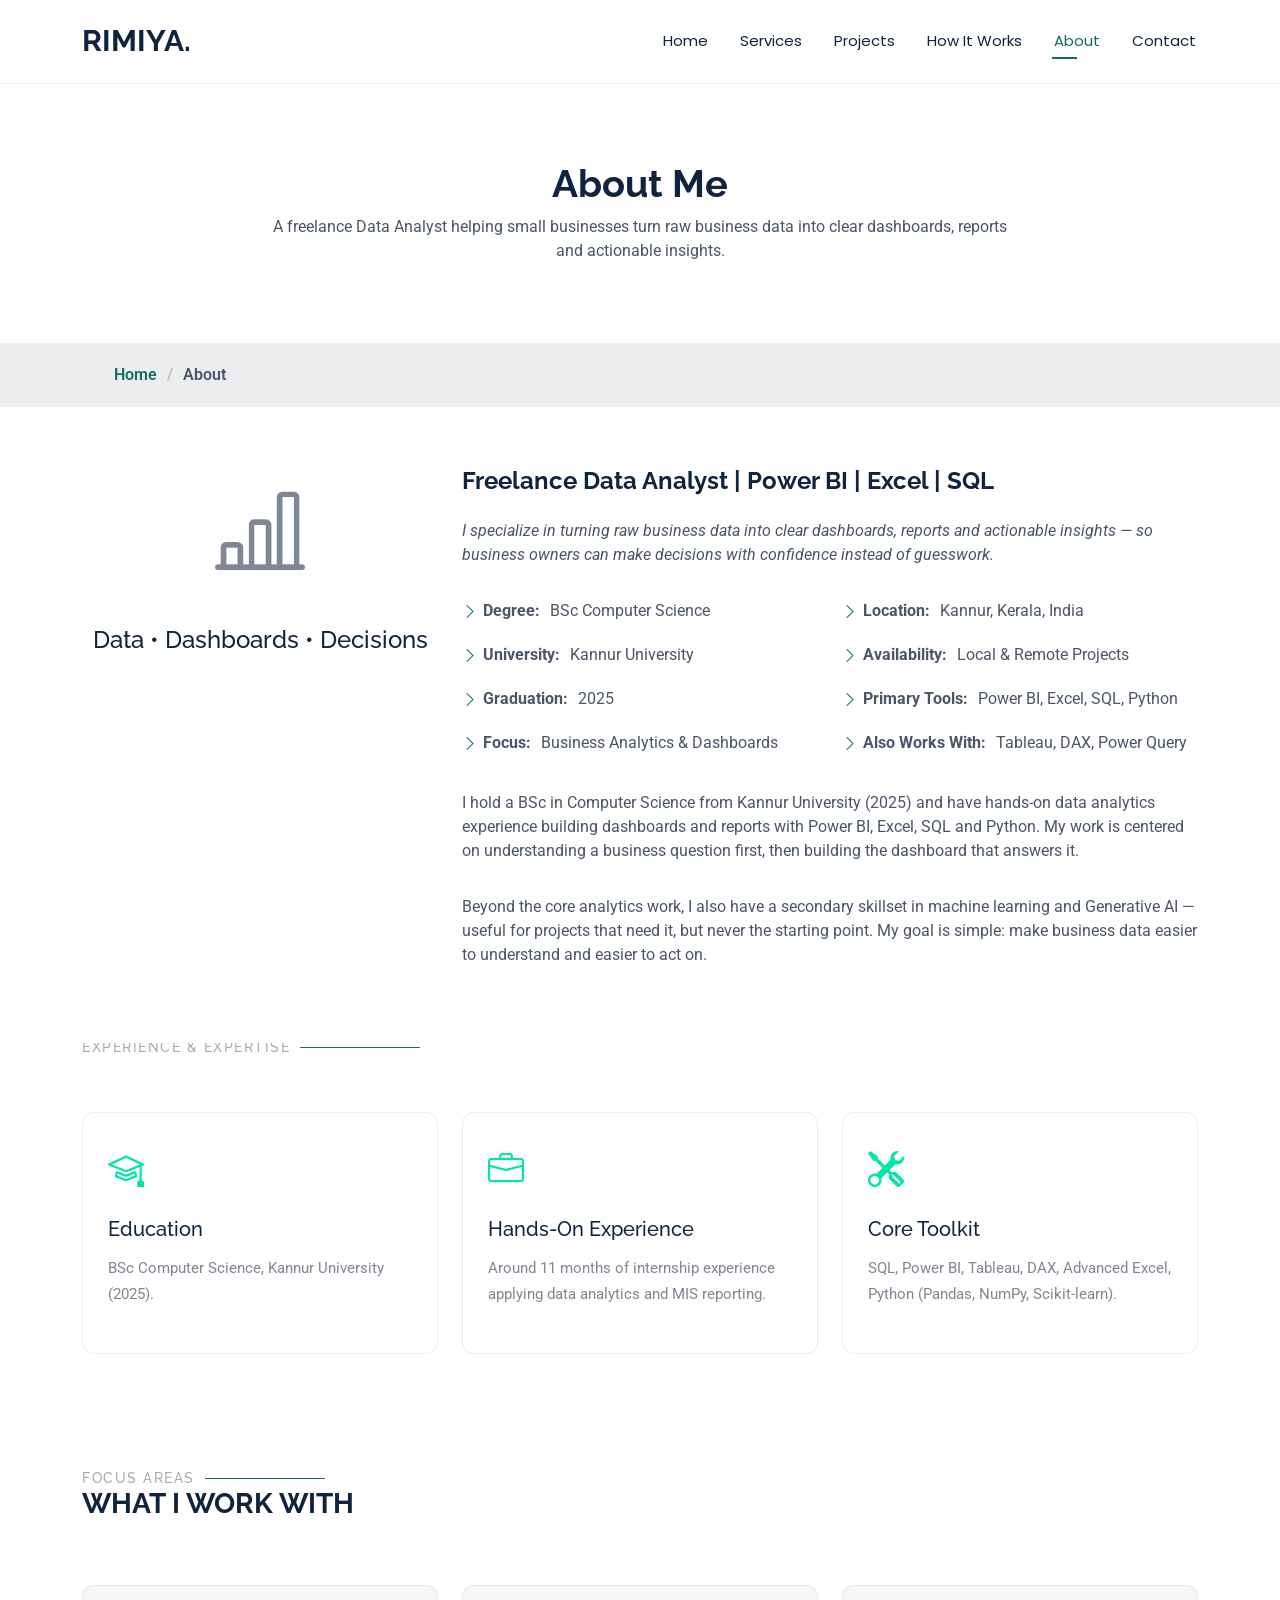
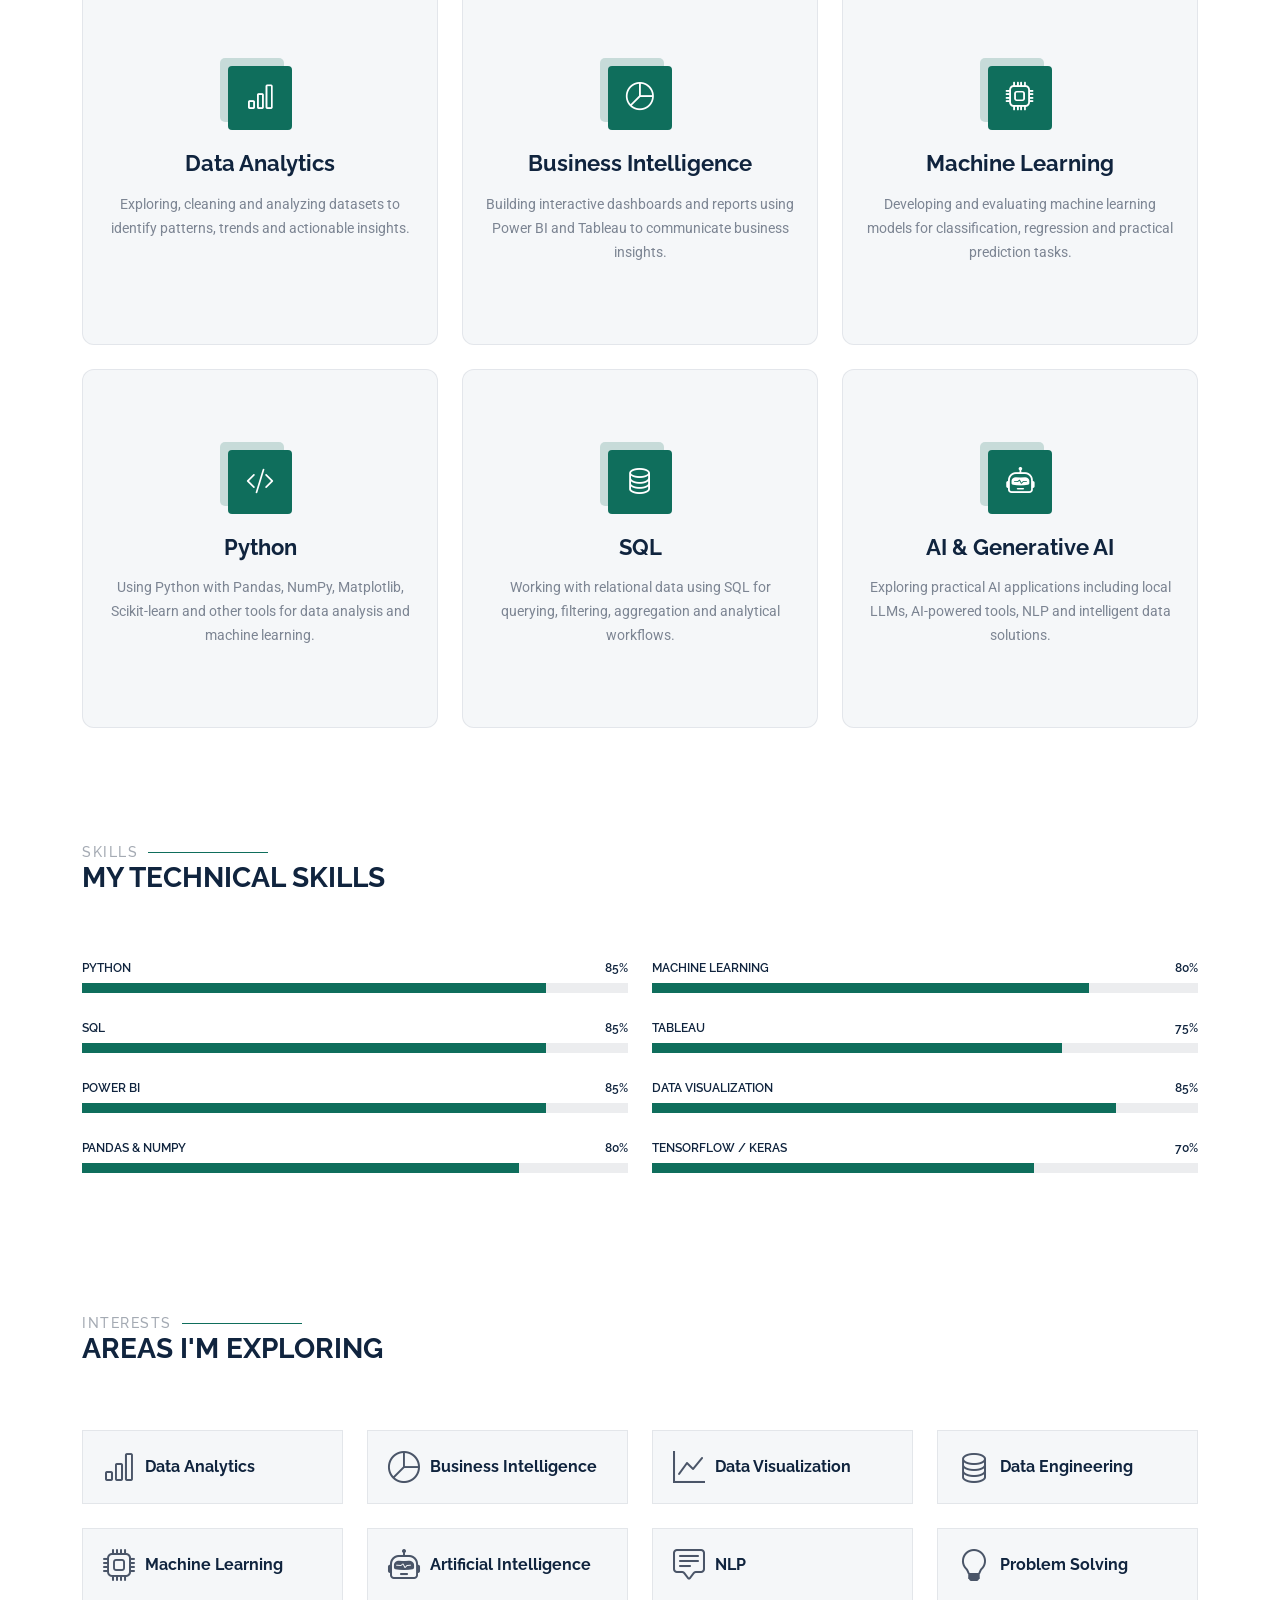
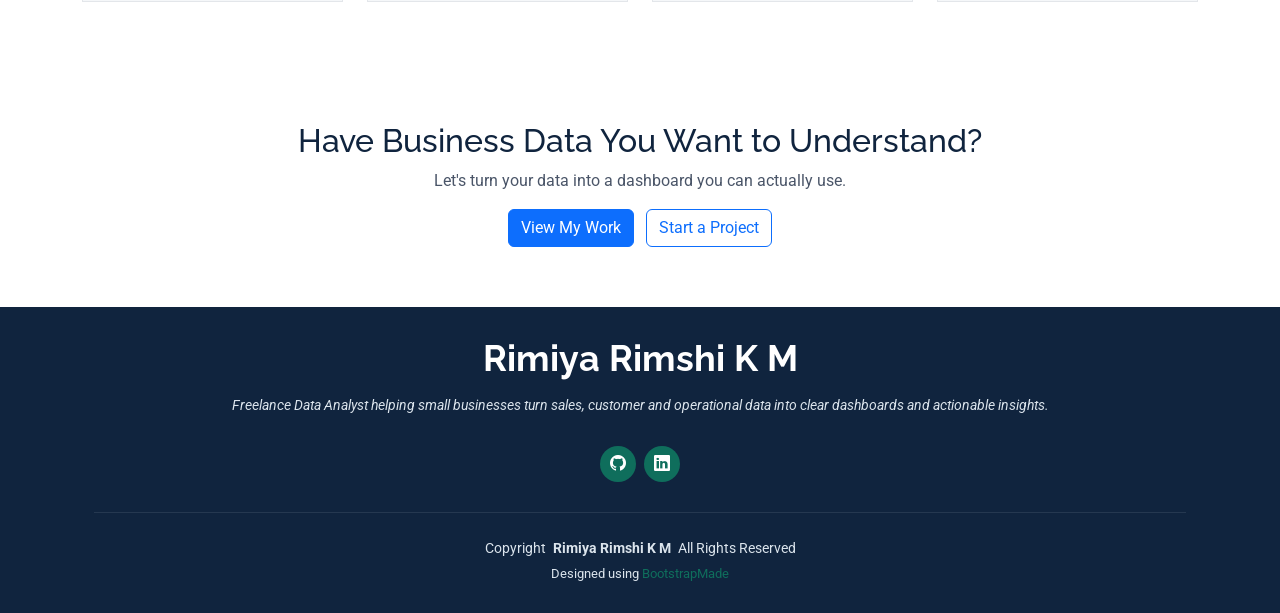
<file: about.html>
<!DOCTYPE html>
<html lang="en">

<head>
  <meta charset="utf-8">
  <meta content="width=device-width, initial-scale=1.0" name="viewport">

  <title>About | Rimiya Rimshi K M | Freelance Data Analyst</title>

  <meta name="description"
    content="Rimiya Rimshi K M is a freelance Data Analyst in Kannur, Kerala, helping small businesses turn sales, customer and operational data into clear dashboards using Power BI, Excel, SQL and Python.">
  <meta name="keywords"
    content="Freelance Data Analyst, Data Analyst Kannur, Power BI Freelancer Kerala, Business Analytics, Excel Data Analysis">

  <!-- Favicons -->
  <link href="assets/img/favicon.png" rel="icon">
  <link href="assets/img/apple-touch-icon.png" rel="apple-touch-icon">

  <!-- Fonts -->
  <link href="https://fonts.googleapis.com" rel="preconnect">
  <link href="https://fonts.gstatic.com" rel="preconnect">
  <link href="https://fonts.googleapis.com/css2?family=Roboto:ital,wght@0,100;0,300;0,400;0,500;0,700;0,900;1,100;1,300;1,400;1,500;1,700;1,900&family=Poppins:ital,wght@0,100;0,200;0,300;0,400;0,500;0,600;0,700;0,800;0,900;1,100;1,200;1,300;1,400;1,500;1,600;1,700;1,800;1,900&family=Raleway:ital,wght@0,100;0,200;0,300;0,400;0,500;0,600;0,700;0,800;0,900;1,100;1,200;1,300;1,400;1,500;1,600;1,700;1,800;1,900&display=swap"
    rel="stylesheet">

  <!-- Vendor CSS Files -->
  <link href="assets/vendor/bootstrap/css/bootstrap.min.css" rel="stylesheet">
  <link href="assets/vendor/bootstrap-icons/bootstrap-icons.css" rel="stylesheet">
  <link href="assets/vendor/aos/aos.css" rel="stylesheet">
  <link href="assets/vendor/swiper/swiper-bundle.min.css" rel="stylesheet">
  <link href="assets/vendor/glightbox/css/glightbox.min.css" rel="stylesheet">

  <!-- Main CSS File -->
  <link href="assets/css/main.css" rel="stylesheet">
  <link href="assets/css/business-theme.css" rel="stylesheet">

</head>

<body class="about-page">

  <!-- Header -->
  <header id="header" class="header d-flex align-items-center fixed-top">
    <div class="container-fluid container-xl position-relative d-flex align-items-center justify-content-between">

      <a href="index.html" class="logo d-flex align-items-center">
        <h1 class="sitename">RIMIYA.</h1>
      </a>

            <nav id="navmenu" class="navmenu">
        <ul>
          <li><a href="index.html">Home</a></li>
          <li><a href="services.html">Services</a></li>
          <li><a href="portfolio.html">Projects</a></li>
          <li><a href="index.html#how-it-works">How It Works</a></li>
          <li><a href="about.html" class="active">About</a></li>
          <li><a href="contact.html">Contact</a></li>
        </ul>

        <i class="mobile-nav-toggle d-xl-none bi bi-list"></i>
      </nav>

    </div>
  </header>

  <main class="main">

    <!-- Page Title -->
    <div class="page-title" data-aos="fade">

      <div class="heading">
        <div class="container">

          <div class="row d-flex justify-content-center text-center">

            <div class="col-lg-8">

              <h1>About Me</h1>

              <p class="mb-0">
                A freelance Data Analyst helping small businesses turn raw
                business data into clear dashboards, reports and actionable
                insights.
              </p>

            </div>

          </div>

        </div>
      </div>

      <nav class="breadcrumbs">

        <div class="container">

          <ol>
            <li><a href="index.html">Home</a></li>
            <li class="current">About</li>
          </ol>

        </div>

      </nav>

    </div>
    <!-- End Page Title -->


    <!-- About Section -->
    <section id="about" class="about section">

      <div class="container" data-aos="fade-up" data-aos-delay="100">

        <div class="row gy-4 justify-content-center">

          <!-- About Image -->
          <div class="col-lg-4">

            <div class="about-image-placeholder text-center">

              <i class="bi bi-bar-chart-line"
                style="font-size: 90px; opacity: 0.7;"></i>

              <h4 class="mt-4">Data • Dashboards • Decisions</h4>

            </div>

          </div>


          <!-- About Content -->
          <div class="col-lg-8 content">

            <h2>Freelance Data Analyst | Power BI | Excel | SQL</h2>

            <p class="fst-italic py-3">
              I specialize in turning raw business data into clear
              dashboards, reports and actionable insights — so business
              owners can make decisions with confidence instead of guesswork.
            </p>


            <div class="row">

              <div class="col-lg-6">

                <ul>

                  <li>
                    <i class="bi bi-chevron-right"></i>
                    <strong>Degree:</strong>
                    <span>BSc Computer Science</span>
                  </li>

                  <li>
                    <i class="bi bi-chevron-right"></i>
                    <strong>University:</strong>
                    <span>Kannur University</span>
                  </li>

                  <li>
                    <i class="bi bi-chevron-right"></i>
                    <strong>Graduation:</strong>
                    <span>2025</span>
                  </li>

                  <li>
                    <i class="bi bi-chevron-right"></i>
                    <strong>Focus:</strong>
                    <span>Business Analytics & Dashboards</span>
                  </li>

                </ul>

              </div>


              <div class="col-lg-6">

                <ul>

                  <li>
                    <i class="bi bi-chevron-right"></i>
                    <strong>Location:</strong>
                    <span>Kannur, Kerala, India</span>
                  </li>

                  <li>
                    <i class="bi bi-chevron-right"></i>
                    <strong>Availability:</strong>
                    <span>Local & Remote Projects</span>
                  </li>

                  <li>
                    <i class="bi bi-chevron-right"></i>
                    <strong>Primary Tools:</strong>
                    <span>Power BI, Excel, SQL, Python</span>
                  </li>

                  <li>
                    <i class="bi bi-chevron-right"></i>
                    <strong>Also Works With:</strong>
                    <span>Tableau, DAX, Power Query</span>
                  </li>

                </ul>

              </div>

            </div>


            <p class="py-3">

              I hold a BSc in Computer Science from Kannur University (2025)
              and have hands-on data analytics experience building dashboards
              and reports with Power BI, Excel, SQL and Python. My work is
              centered on understanding a business question first, then
              building the dashboard that answers it.

            </p>

            <p>

              Beyond the core analytics work, I also have a secondary
              skillset in machine learning and Generative AI — useful for
              projects that need it, but never the starting point. My goal
              is simple: make business data easier to understand and easier
              to act on.

            </p>

          </div>

        </div>

      </div>

    </section>
    <!-- /About Section -->


    <!-- Experience & Expertise Section -->
    <section id="experience" class="section" style="padding-top: 0;">

      <div class="container section-title" data-aos="fade-up">
        <h2>Experience & Expertise</h2>
      </div>

      <div class="container">
        <div class="row gy-4">

          <div class="col-lg-4 col-md-6" data-aos="fade-up" data-aos-delay="100">
            <div class="service-item position-relative">
              <div class="icon"><i class="bi bi-mortarboard"></i></div>
              <h3>Education</h3>
              <p>BSc Computer Science, Kannur University (2025).</p>
            </div>
          </div>

          <div class="col-lg-4 col-md-6" data-aos="fade-up" data-aos-delay="200">
            <div class="service-item position-relative">
              <div class="icon"><i class="bi bi-briefcase"></i></div>
              <h3>Hands-On Experience</h3>
              <p>Around 11 months of internship experience applying data analytics and MIS reporting.</p>
            </div>
          </div>

          <div class="col-lg-4 col-md-6" data-aos="fade-up" data-aos-delay="300">
            <div class="service-item position-relative">
              <div class="icon"><i class="bi bi-tools"></i></div>
              <h3>Core Toolkit</h3>
              <p>SQL, Power BI, Tableau, DAX, Advanced Excel, Python (Pandas, NumPy, Scikit-learn).</p>
            </div>
          </div>

        </div>
      </div>

    </section>
    <!-- /Experience & Expertise Section -->


    <!-- Focus Areas Section -->
    <section id="focus" class="services section">

      <div class="container section-title" data-aos="fade-up">

        <h2>Focus Areas</h2>

        <div>
          <span>What I</span>
          <span class="description-title">Work With</span>
        </div>

      </div>


      <div class="container">

        <div class="row gy-4">


          <!-- Data Analytics -->
          <div class="col-lg-4 col-md-6" data-aos="fade-up" data-aos-delay="100">

            <div class="service-item position-relative">

              <div class="icon">
                <i class="bi bi-bar-chart"></i>
              </div>

              <h3>Data Analytics</h3>

              <p>
                Exploring, cleaning and analyzing datasets to identify
                patterns, trends and actionable insights.
              </p>

            </div>

          </div>


          <!-- Business Intelligence -->
          <div class="col-lg-4 col-md-6" data-aos="fade-up" data-aos-delay="200">

            <div class="service-item position-relative">

              <div class="icon">
                <i class="bi bi-pie-chart"></i>
              </div>

              <h3>Business Intelligence</h3>

              <p>
                Building interactive dashboards and reports using Power BI
                and Tableau to communicate business insights.
              </p>

            </div>

          </div>


          <!-- Machine Learning -->
          <div class="col-lg-4 col-md-6" data-aos="fade-up" data-aos-delay="300">

            <div class="service-item position-relative">

              <div class="icon">
                <i class="bi bi-cpu"></i>
              </div>

              <h3>Machine Learning</h3>

              <p>
                Developing and evaluating machine learning models for
                classification, regression and practical prediction tasks.
              </p>

            </div>

          </div>


          <!-- Python -->
          <div class="col-lg-4 col-md-6" data-aos="fade-up" data-aos-delay="400">

            <div class="service-item position-relative">

              <div class="icon">
                <i class="bi bi-code-slash"></i>
              </div>

              <h3>Python</h3>

              <p>
                Using Python with Pandas, NumPy, Matplotlib, Scikit-learn
                and other tools for data analysis and machine learning.
              </p>

            </div>

          </div>


          <!-- SQL -->
          <div class="col-lg-4 col-md-6" data-aos="fade-up" data-aos-delay="500">

            <div class="service-item position-relative">

              <div class="icon">
                <i class="bi bi-database"></i>
              </div>

              <h3>SQL</h3>

              <p>
                Working with relational data using SQL for querying,
                filtering, aggregation and analytical workflows.
              </p>

            </div>

          </div>


          <!-- AI -->
          <div class="col-lg-4 col-md-6" data-aos="fade-up" data-aos-delay="600">

            <div class="service-item position-relative">

              <div class="icon">
                <i class="bi bi-robot"></i>
              </div>

              <h3>AI & Generative AI</h3>

              <p>
                Exploring practical AI applications including local LLMs,
                AI-powered tools, NLP and intelligent data solutions.
              </p>

            </div>

          </div>


        </div>

      </div>

    </section>
    <!-- /Focus Areas Section -->


    <!-- Skills Section -->
    <section id="skills" class="skills section">

      <div class="container section-title" data-aos="fade-up">

        <h2>Skills</h2>

        <div>
          <span>My</span>
          <span class="description-title">Technical Skills</span>
        </div>

      </div>


      <div class="container" data-aos="fade-up" data-aos-delay="100">

        <div class="row skills-content skills-animation">


          <!-- Left Column -->
          <div class="col-lg-6">


            <div class="progress">

              <span class="skill">
                <span>Python</span>
                <i class="val">85%</i>
              </span>

              <div class="progress-bar-wrap">

                <div class="progress-bar"
                  role="progressbar"
                  aria-valuenow="85"
                  aria-valuemin="0"
                  aria-valuemax="100">
                </div>

              </div>

            </div>


            <div class="progress">

              <span class="skill">
                <span>SQL</span>
                <i class="val">85%</i>
              </span>

              <div class="progress-bar-wrap">

                <div class="progress-bar"
                  role="progressbar"
                  aria-valuenow="85"
                  aria-valuemin="0"
                  aria-valuemax="100">
                </div>

              </div>

            </div>


            <div class="progress">

              <span class="skill">
                <span>Power BI</span>
                <i class="val">85%</i>
              </span>

              <div class="progress-bar-wrap">

                <div class="progress-bar"
                  role="progressbar"
                  aria-valuenow="85"
                  aria-valuemin="0"
                  aria-valuemax="100">
                </div>

              </div>

            </div>


            <div class="progress">

              <span class="skill">
                <span>Pandas & NumPy</span>
                <i class="val">80%</i>
              </span>

              <div class="progress-bar-wrap">

                <div class="progress-bar"
                  role="progressbar"
                  aria-valuenow="80"
                  aria-valuemin="0"
                  aria-valuemax="100">
                </div>

              </div>

            </div>


          </div>


          <!-- Right Column -->
          <div class="col-lg-6">


            <div class="progress">

              <span class="skill">
                <span>Machine Learning</span>
                <i class="val">80%</i>
              </span>

              <div class="progress-bar-wrap">

                <div class="progress-bar"
                  role="progressbar"
                  aria-valuenow="80"
                  aria-valuemin="0"
                  aria-valuemax="100">
                </div>

              </div>

            </div>


            <div class="progress">

              <span class="skill">
                <span>Tableau</span>
                <i class="val">75%</i>
              </span>

              <div class="progress-bar-wrap">

                <div class="progress-bar"
                  role="progressbar"
                  aria-valuenow="75"
                  aria-valuemin="0"
                  aria-valuemax="100">
                </div>

              </div>

            </div>


            <div class="progress">

              <span class="skill">
                <span>Data Visualization</span>
                <i class="val">85%</i>
              </span>

              <div class="progress-bar-wrap">

                <div class="progress-bar"
                  role="progressbar"
                  aria-valuenow="85"
                  aria-valuemin="0"
                  aria-valuemax="100">
                </div>

              </div>

            </div>


            <div class="progress">

              <span class="skill">
                <span>TensorFlow / Keras</span>
                <i class="val">70%</i>
              </span>

              <div class="progress-bar-wrap">

                <div class="progress-bar"
                  role="progressbar"
                  aria-valuenow="70"
                  aria-valuemin="0"
                  aria-valuemax="100">
                </div>

              </div>

            </div>


          </div>

        </div>

      </div>

    </section>
    <!-- /Skills Section -->


    <!-- Interests Section -->
    <section id="interests" class="interests section">

      <div class="container section-title" data-aos="fade-up">

        <h2>Interests</h2>

        <div>
          <span>Areas I'm</span>
          <span class="description-title">Exploring</span>
        </div>

      </div>


      <div class="container">

        <div class="row gy-4">


          <div class="col-lg-3 col-md-4" data-aos="fade-up" data-aos-delay="100">

            <div class="features-item">

              <i class="bi bi-bar-chart"></i>

              <h3>Data Analytics</h3>

            </div>

          </div>


          <div class="col-lg-3 col-md-4" data-aos="fade-up" data-aos-delay="200">

            <div class="features-item">

              <i class="bi bi-pie-chart"></i>

              <h3>Business Intelligence</h3>

            </div>

          </div>


          <div class="col-lg-3 col-md-4" data-aos="fade-up" data-aos-delay="300">

            <div class="features-item">

              <i class="bi bi-graph-up"></i>

              <h3>Data Visualization</h3>

            </div>

          </div>


          <div class="col-lg-3 col-md-4" data-aos="fade-up" data-aos-delay="400">

            <div class="features-item">

              <i class="bi bi-database"></i>

              <h3>Data Engineering</h3>

            </div>

          </div>


          <div class="col-lg-3 col-md-4" data-aos="fade-up" data-aos-delay="500">

            <div class="features-item">

              <i class="bi bi-cpu"></i>

              <h3>Machine Learning</h3>

            </div>

          </div>


          <div class="col-lg-3 col-md-4" data-aos="fade-up" data-aos-delay="600">

            <div class="features-item">

              <i class="bi bi-robot"></i>

              <h3>Artificial Intelligence</h3>

            </div>

          </div>


          <div class="col-lg-3 col-md-4" data-aos="fade-up" data-aos-delay="700">

            <div class="features-item">

              <i class="bi bi-chat-square-text"></i>

              <h3>NLP</h3>

            </div>

          </div>


          <div class="col-lg-3 col-md-4" data-aos="fade-up" data-aos-delay="800">

            <div class="features-item">

              <i class="bi bi-lightbulb"></i>

              <h3>Problem Solving</h3>

            </div>

          </div>


        </div>

      </div>

    </section>
    <!-- /Interests Section -->


    <!-- CTA Section -->
    <section class="section">

      <div class="container text-center" data-aos="fade-up">

        <h2>Have Business Data You Want to Understand?</h2>

        <p>
          Let's turn your data into a dashboard you can actually use.
        </p>

        <a href="portfolio.html" class="btn btn-primary">
          View My Work
        </a>

        <a href="contact.html" class="btn btn-outline-primary ms-2">
          Start a Project
        </a>

      </div>

    </section>
    <!-- /CTA Section -->

  </main>


  <!-- Footer -->
  <footer id="footer" class="footer dark-background">

    <div class="container">

      <h3 class="sitename">Rimiya Rimshi K M</h3>

      <p>
        Freelance Data Analyst helping small businesses turn sales, customer
        and operational data into clear dashboards and actionable insights.
      </p>


      <div class="social-links d-flex justify-content-center">

        <a href="https://github.com/rimiya366" target="_blank" rel="noopener noreferrer">
          <i class="bi bi-github"></i>
        </a>

        <a href="https://www.linkedin.com/in/rimiya-rimshi-k-m/" target="_blank" rel="noopener noreferrer">
          <i class="bi bi-linkedin"></i>
        </a>

      </div>


      <div class="container">

        <div class="copyright">

          <span>Copyright</span>

          <strong class="px-1 sitename">Rimiya Rimshi K M</strong>

          <span>All Rights Reserved</span>

        </div>


        <div class="credits">

          Designed using
          <a href="https://bootstrapmade.com/" target="_blank">
            BootstrapMade
          </a>

        </div>

      </div>

    </div>

  </footer>


  <!-- Scroll Top -->
  <a href="#" id="scroll-top"
    class="scroll-top d-flex align-items-center justify-content-center">

    <i class="bi bi-arrow-up-short"></i>

  </a>


  <!-- Preloader -->
  <div id="preloader"></div>


  <!-- Vendor JS Files -->
  <script src="assets/vendor/bootstrap/js/bootstrap.bundle.min.js"></script>
  <script src="assets/vendor/php-email-form/validate.js"></script>
  <script src="assets/vendor/aos/aos.js"></script>
  <script src="assets/vendor/typed.js/typed.umd.js"></script>
  <script src="assets/vendor/purecounter/purecounter_vanilla.js"></script>
  <script src="assets/vendor/waypoints/noframework.waypoints.js"></script>
  <script src="assets/vendor/swiper/swiper-bundle.min.js"></script>
  <script src="assets/vendor/glightbox/js/glightbox.min.js"></script>
  <script src="assets/vendor/imagesloaded/imagesloaded.pkgd.min.js"></script>
  <script src="assets/vendor/isotope-layout/isotope.pkgd.min.js"></script>

  <!-- Main JS File -->
  <script src="assets/js/main.js"></script>

</body>

</html>
</file>
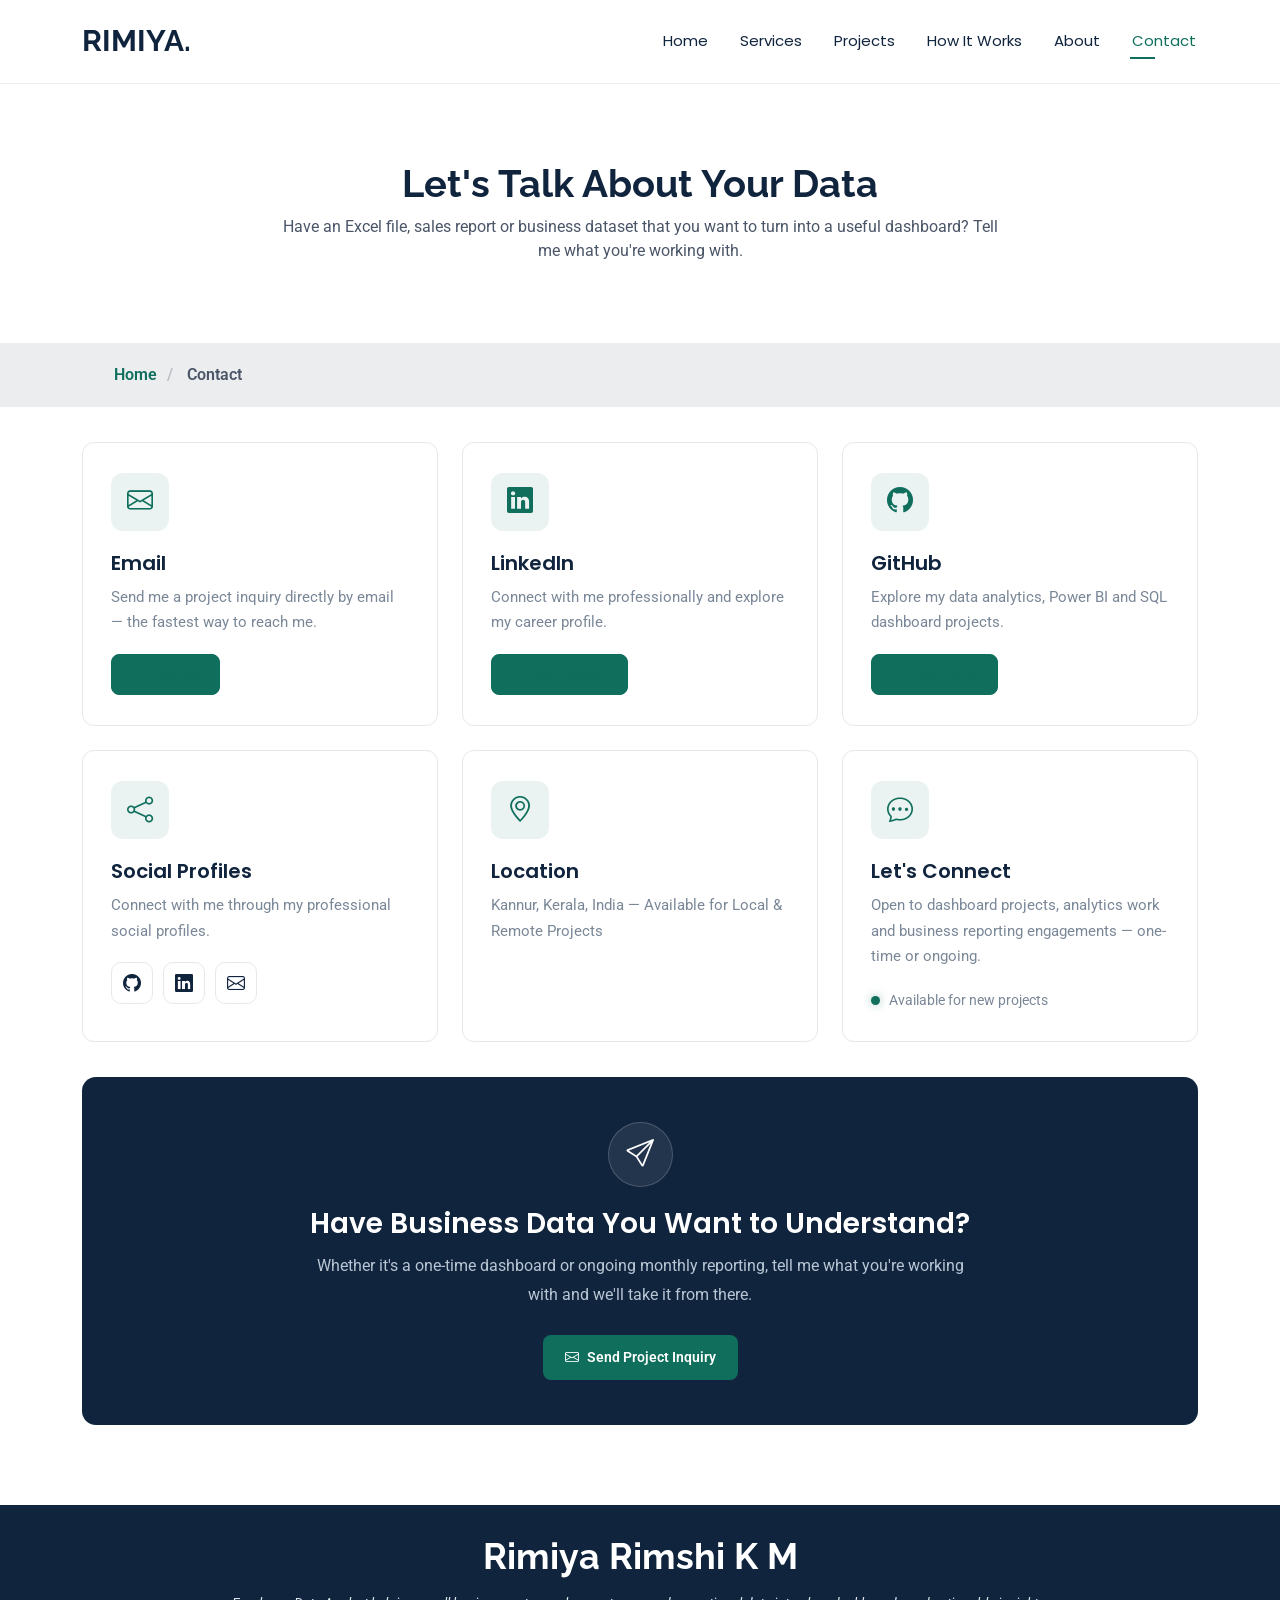
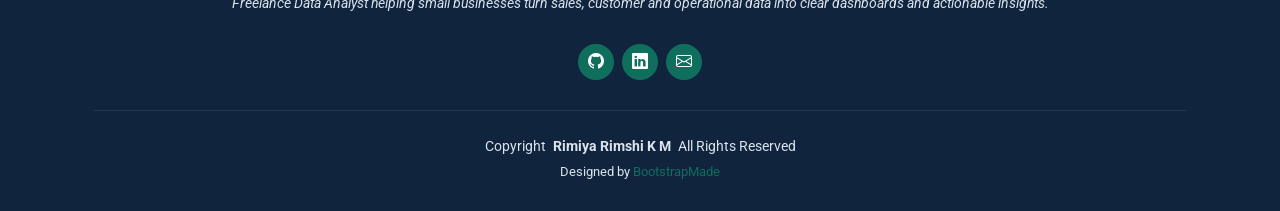
<file: contact.html>
<!DOCTYPE html>
<html lang="en">

<head>
  <meta charset="utf-8">
  <meta content="width=device-width, initial-scale=1.0" name="viewport">

  <title>Contact | Rimiya Rimshi K M | Freelance Data Analyst</title>

  <meta name="description"
    content="Get in touch with Rimiya Rimshi K M, a freelance Data Analyst in Kannur, Kerala, to discuss a Power BI dashboard, Excel reporting or business analytics project.">

  <meta name="keywords"
    content="Freelance Data Analyst Contact, Power BI Freelancer Kerala, Data Analyst Kannur, Business Analytics">

  <!-- Favicons -->
  <link href="assets/img/favicon.png" rel="icon">
  <link href="assets/img/apple-touch-icon.png" rel="apple-touch-icon">

  <!-- Fonts -->
  <link href="https://fonts.googleapis.com" rel="preconnect">
  <link href="https://fonts.gstatic.com" rel="preconnect">

  <link
    href="https://fonts.googleapis.com/css2?family=Roboto:wght@300;400;500;700&family=Poppins:wght@300;400;500;600;700&family=Raleway:wght@300;400;500;600;700&display=swap"
    rel="stylesheet">

  <!-- Vendor CSS -->
  <link href="assets/vendor/bootstrap/css/bootstrap.min.css" rel="stylesheet">
  <link href="assets/vendor/bootstrap-icons/bootstrap-icons.css" rel="stylesheet">
  <link href="assets/vendor/aos/aos.css" rel="stylesheet">

  <!-- Main CSS -->
  <link href="assets/css/main.css" rel="stylesheet">
  <link href="assets/css/business-theme.css" rel="stylesheet">


  <!-- =========================================================
       CONTACT PAGE CUSTOM DESIGN
  ========================================================== -->

  <style>

    :root {
      --navy: #10243e;
      --teal: #0f6e5c;
      --teal-dark: #0c5a4b;
      --teal-tint: #eaf3f1;
      --text-light: #7a8797;
      --border: #e4e9ee;
    }

    /* ==============================
       Contact Section
    ============================== */

    .contact {
      padding-top: 35px;
      padding-bottom: 80px;
    }


    /* ==============================
       Contact Cards
    ============================== */

    .contact-info-card {
      height: 100%;
      padding: 30px 28px;

      border: 1px solid var(--border);
      border-radius: 12px;

      background: #ffffff;

      transition: all 0.35s ease;
    }


    .contact-info-card:hover {
      transform: translateY(-6px);

      border-color: var(--teal);

      box-shadow: 0 15px 40px rgba(16, 36, 62, 0.08);
    }


    /* ==============================
       Card Icon
    ============================== */

    .contact-info-icon {
      width: 58px;
      height: 58px;

      display: flex;
      align-items: center;
      justify-content: center;

      border-radius: 12px;

      background: var(--teal-tint);

      margin-bottom: 20px;
    }


    .contact-info-icon i {
      color: var(--teal);
      font-size: 26px;
    }


    /* ==============================
       Card Text
    ============================== */

    .contact-info-card h3 {
      color: var(--navy);

      font-family: "Poppins", sans-serif;

      font-size: 20px;
      font-weight: 600;

      margin-bottom: 10px;
    }


    .contact-info-card p {
      color: var(--text-light);

      font-family: "Roboto", sans-serif;

      font-size: 15px;
      line-height: 1.7;

      margin-bottom: 0;
    }


    .contact-info-card a {
      color: var(--text-light);

      text-decoration: none;

      transition: 0.3s ease;
    }


    .contact-info-card a:hover {
      color: var(--teal);
    }


    /* ==============================
       Social Links
    ============================== */

    .contact-social-links {
      display: flex;

      gap: 10px;

      margin-top: 18px;
    }


    .contact-social-links a {
      width: 42px;
      height: 42px;

      display: flex;
      align-items: center;
      justify-content: center;

      border-radius: 10px;

      border: 1px solid var(--border);

      background: #ffffff;

      color: var(--navy);

      font-size: 18px;

      text-decoration: none;

      transition: 0.3s ease;
    }


    .contact-social-links a:hover {
      color: #ffffff;

      background: var(--teal);

      border-color: var(--teal);

      transform: translateY(-3px);
    }


    /* ==============================
       Email Button
    ============================== */

    .contact-email-button {
      display: inline-flex;

      align-items: center;
      justify-content: center;

      gap: 8px;

      margin-top: 18px;

      padding: 10px 17px;

      border-radius: 8px;

      background: transparent;

      border: 1px solid var(--teal);

      color: var(--teal) !important;

      font-size: 13px;

      font-weight: 600;

      text-decoration: none !important;

      transition: 0.3s ease;
    }


    .contact-email-button:hover {
      background: var(--teal);

      color: #ffffff !important;

      border-color: var(--teal);

      transform: translateY(-2px);
    }


    /* ==============================
       Availability
    ============================== */

    .availability {
      display: flex;

      align-items: center;

      gap: 9px;

      margin-top: 20px;

      color: var(--text-light);

      font-size: 14px;
    }


    .availability-dot {
      width: 9px;
      height: 9px;

      border-radius: 50%;

      background: var(--teal);

      box-shadow: 0 0 10px rgba(15, 110, 92, 0.4);
    }


    /* ==============================
       Connect CTA
    ============================== */

    .contact-cta {
      margin-top: 35px;

      padding: 45px 30px;

      text-align: center;

      border-radius: 14px;

      background: var(--navy);
    }


    .contact-cta-icon {
      width: 65px;
      height: 65px;

      margin: 0 auto 20px;

      display: flex;
      align-items: center;
      justify-content: center;

      border-radius: 50%;

      background: rgba(255, 255, 255, 0.08);

      border: 1px solid rgba(255, 255, 255, 0.18);
    }


    .contact-cta-icon i {
      color: #ffffff;

      font-size: 28px;
    }


    .contact-cta h3 {
      color: #ffffff;

      font-family: "Poppins", sans-serif;

      font-size: 28px;

      font-weight: 600;

      margin-bottom: 12px;
    }


    .contact-cta p {
      max-width: 650px;

      margin: 0 auto 25px;

      color: #b9c6d4;

      font-size: 16px;

      line-height: 1.8;
    }


    .contact-cta-button {
      display: inline-flex;

      align-items: center;
      justify-content: center;

      gap: 8px;

      padding: 12px 22px;

      border-radius: 8px;

      background: var(--teal);

      color: #ffffff !important;

      font-size: 14px;

      font-weight: 600;

      text-decoration: none;

      transition: 0.3s ease;
    }


    .contact-cta-button:hover {
      background: var(--teal-dark);

      color: #ffffff !important;

      transform: translateY(-2px);
    }


    /* ==============================
       Responsive
    ============================== */

    @media (max-width: 991px) {

      .contact-info-card {
        padding: 25px;
      }

    }


    @media (max-width: 576px) {

      .contact {
        padding-top: 20px;

        padding-bottom: 60px;
      }


      .contact-info-card {
        padding: 23px;
      }


      .contact-cta {
        padding: 35px 20px;
      }


      .contact-cta h3 {
        font-size: 24px;
      }


      .contact-cta p {
        font-size: 14px;
      }

    }

  </style>

</head>


<body class="contact-page">


  <!-- =========================================================
       HEADER
  ========================================================== -->

  <header id="header" class="header d-flex align-items-center fixed-top">

    <div class="container-fluid container-xl position-relative d-flex align-items-center justify-content-between">


      <!-- Logo -->

      <a href="index.html" class="logo d-flex align-items-center">

        <h1 class="sitename">
          RIMIYA.
        </h1>

      </a>


      <!-- Navigation -->

            <nav id="navmenu" class="navmenu">
        <ul>
          <li><a href="index.html">Home</a></li>
          <li><a href="services.html">Services</a></li>
          <li><a href="portfolio.html">Projects</a></li>
          <li><a href="index.html#how-it-works">How It Works</a></li>
          <li><a href="about.html">About</a></li>
          <li><a href="contact.html" class="active">Contact</a></li>
        </ul>

        <i class="mobile-nav-toggle d-xl-none bi bi-list"></i>
      </nav>

    </div>

  </header>


  <!-- =========================================================
       MAIN
  ========================================================== -->

  <main class="main">


    <!-- =========================================================
         PAGE TITLE
    ========================================================== -->

    <div class="page-title" data-aos="fade">


      <div class="heading">

        <div class="container">

          <div class="row d-flex justify-content-center text-center">

            <div class="col-lg-8">

              <h1>
                Let's Talk About Your Data
              </h1>

              <p class="mb-0">

                Have an Excel file, sales report or business dataset that
                you want to turn into a useful dashboard? Tell me what
                you're working with.

              </p>

            </div>

          </div>

        </div>

      </div>


      <!-- Breadcrumbs -->

      <nav class="breadcrumbs">

        <div class="container">

          <ol>

            <li>
              <a href="index.html">
                Home
              </a>
            </li>

            <li class="current">
              Contact
            </li>

          </ol>

        </div>

      </nav>

    </div>


    <!-- =========================================================
         CONTACT SECTION
    ========================================================== -->

    <section id="contact" class="contact section">


      <div
        class="container"
        data-aos="fade-up"
        data-aos-delay="100">


        <!-- =====================================================
             CONTACT CARDS
        ====================================================== -->

        <div class="row gy-4">


          <!-- =========================
               EMAIL
          ========================== -->

          <div class="col-lg-4 col-md-6">

            <div
              class="contact-info-card"
              data-aos="fade-up"
              data-aos-delay="100">


              <div class="contact-info-icon">

                <i class="bi bi-envelope"></i>

              </div>


              <h3>
                Email
              </h3>


              <p>
                Send me a project inquiry directly by email — the fastest way to reach me.
              </p>


              <a
                href="mailto:rimiyarimshi2022@gmail.com"
                class="contact-email-button">

                <i class="bi bi-envelope"></i>

                Email Me

              </a>

            </div>

          </div>


          <!-- =========================
               LINKEDIN
          ========================== -->

          <div class="col-lg-4 col-md-6">

            <div
              class="contact-info-card"
              data-aos="fade-up"
              data-aos-delay="200">


              <div class="contact-info-icon">

                <i class="bi bi-linkedin"></i>

              </div>


              <h3>
                LinkedIn
              </h3>


              <p>

                Connect with me professionally
                and explore my career profile.

              </p>


              <a
                href="https://www.linkedin.com/in/rimiya-rimshi-k-m"
                target="_blank"
                rel="noopener noreferrer"
                class="contact-email-button">

                <i class="bi bi-linkedin"></i>

                View LinkedIn

              </a>

            </div>

          </div>


          <!-- =========================
               GITHUB
          ========================== -->

          <div class="col-lg-4 col-md-6">

            <div
              class="contact-info-card"
              data-aos="fade-up"
              data-aos-delay="300">


              <div class="contact-info-icon">

                <i class="bi bi-github"></i>

              </div>


              <h3>
                GitHub
              </h3>


              <p>

                Explore my data analytics, Power BI
                and SQL dashboard projects.

              </p>


              <a
                href="https://github.com/rimiya366"
                target="_blank"
                rel="noopener noreferrer"
                class="contact-email-button">

                <i class="bi bi-github"></i>

                View GitHub

              </a>

            </div>

          </div>


          <!-- =========================
               SOCIAL PROFILES
          ========================== -->

          <div class="col-lg-4 col-md-6">

            <div
              class="contact-info-card"
              data-aos="fade-up"
              data-aos-delay="400">


              <div class="contact-info-icon">

                <i class="bi bi-share"></i>

              </div>


              <h3>
                Social Profiles
              </h3>


              <p>

                Connect with me through
                my professional social profiles.

              </p>


              <div class="contact-social-links">


                <a
                  href="https://github.com/rimiya366"
                  target="_blank"
                  rel="noopener noreferrer"
                  aria-label="GitHub">

                  <i class="bi bi-github"></i>

                </a>


                <a
                  href="https://www.linkedin.com/in/rimiya-rimshi-k-m"
                  target="_blank"
                  rel="noopener noreferrer"
                  aria-label="LinkedIn">

                  <i class="bi bi-linkedin"></i>

                </a>


                <a
                  href="mailto:rimiyarimshi2022@gmail.com"
                  aria-label="Email">

                  <i class="bi bi-envelope"></i>

                </a>


              </div>

            </div>

          </div>


          <!-- =========================
               LOCATION
          ========================== -->

          <div class="col-lg-4 col-md-6">

            <div
              class="contact-info-card"
              data-aos="fade-up"
              data-aos-delay="500">


              <div class="contact-info-icon">

                <i class="bi bi-geo-alt"></i>

              </div>


              <h3>
                Location
              </h3>


              <p>
                Kannur, Kerala, India — Available for Local & Remote Projects
              </p>

            </div>

          </div>


          <!-- =========================
               AVAILABILITY
          ========================== -->

          <div class="col-lg-4 col-md-6">

            <div
              class="contact-info-card"
              data-aos="fade-up"
              data-aos-delay="600">


              <div class="contact-info-icon">

                <i class="bi bi-chat-dots"></i>

              </div>


              <h3>
                Let's Connect
              </h3>


              <p>

                Open to dashboard projects, analytics work
                and business reporting engagements — one-time
                or ongoing.

              </p>


              <div class="availability">

                <span class="availability-dot"></span>

                Available for new projects

              </div>

            </div>

          </div>


        </div>


        <!-- =====================================================
             CONTACT CTA
        ====================================================== -->

        <div
          class="contact-cta"
          data-aos="fade-up"
          data-aos-delay="200">


          <div class="contact-cta-icon">

            <i class="bi bi-send"></i>

          </div>


          <h3>
            Have Business Data You Want to Understand?
          </h3>


          <p>

            Whether it's a one-time dashboard or ongoing monthly
            reporting, tell me what you're working with and
            we'll take it from there.

          </p>


          <a
            href="mailto:rimiyarimshi2022@gmail.com?subject=Project%20Inquiry"
            class="contact-cta-button">

            <i class="bi bi-envelope"></i>

            Send Project Inquiry

          </a>

        </div>


      </div>

    </section>


  </main>


  <!-- =========================================================
       FOOTER
  ========================================================== -->

  <footer id="footer" class="footer dark-background">


    <div class="container">


      <h3 class="sitename">
        Rimiya Rimshi K M
      </h3>


      <p>

        Freelance Data Analyst helping small businesses turn sales,
        customer and operational data into clear dashboards and
        actionable insights.

      </p>


      <!-- Social Links -->

      <div class="social-links d-flex justify-content-center">


        <a
          href="https://github.com/rimiya366"
          target="_blank"
          rel="noopener noreferrer"
          aria-label="GitHub">

          <i class="bi bi-github"></i>

        </a>


        <a
          href="https://www.linkedin.com/in/rimiya-rimshi-k-m"
          target="_blank"
          rel="noopener noreferrer"
          aria-label="LinkedIn">

          <i class="bi bi-linkedin"></i>

        </a>


        <a
          href="mailto:rimiyarimshi2022@gmail.com"
          aria-label="Email">

          <i class="bi bi-envelope"></i>

        </a>


      </div>


      <div class="container">


        <div class="copyright">

          <span>
            Copyright
          </span>

          <strong class="px-1 sitename">
            Rimiya Rimshi K M
          </strong>

          <span>
            All Rights Reserved
          </span>

        </div>


        <div class="credits">

          Designed by

          <a href="https://bootstrapmade.com/">
            BootstrapMade
          </a>

        </div>


      </div>


    </div>

  </footer>


  <!-- =========================================================
       SCROLL TOP
  ========================================================== -->

  <a
    href="#"
    id="scroll-top"
    class="scroll-top d-flex align-items-center justify-content-center">

    <i class="bi bi-arrow-up-short"></i>

  </a>


  <!-- =========================================================
       PRELOADER
  ========================================================== -->

  <div id="preloader"></div>


  <!-- =========================================================
       VENDOR JS
  ========================================================== -->

  <script src="assets/vendor/bootstrap/js/bootstrap.bundle.min.js"></script>

  <script src="assets/vendor/aos/aos.js"></script>

  <script src="assets/vendor/typed.js/typed.umd.js"></script>

  <script src="assets/vendor/purecounter/purecounter_vanilla.js"></script>

  <script src="assets/vendor/waypoints/noframework.waypoints.js"></script>

  <script src="assets/vendor/swiper/swiper-bundle.min.js"></script>

  <script src="assets/vendor/glightbox/js/glightbox.min.js"></script>

  <script src="assets/vendor/imagesloaded/imagesloaded.pkgd.min.js"></script>

  <script src="assets/vendor/isotope-layout/isotope.pkgd.min.js"></script>


  <!-- =========================================================
       MAIN JS
  ========================================================== -->

  <script src="assets/js/main.js"></script>


</body>

</html>
</file>
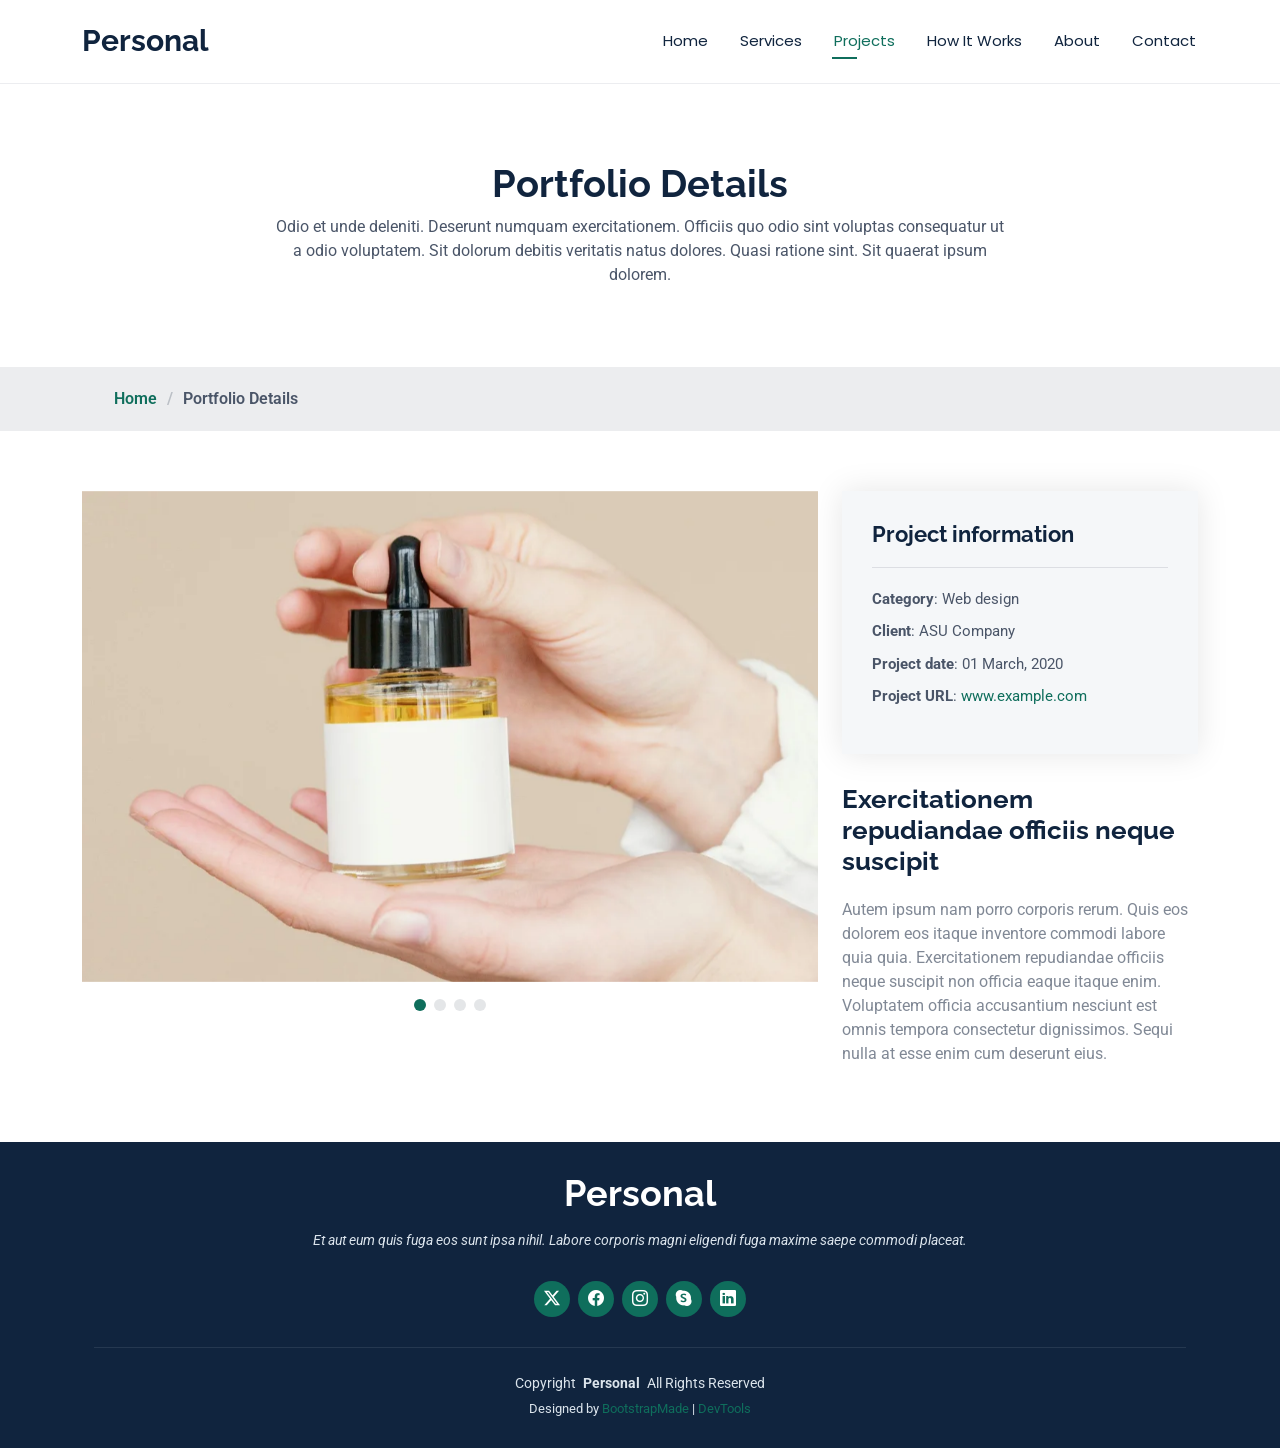
<file: portfolio-details.html>
<!DOCTYPE html>
<html lang="en">

<head>
  <meta charset="utf-8">
  <meta content="width=device-width, initial-scale=1.0" name="viewport">
  <title>Portfolio Details - Personal Bootstrap Template</title>
  <meta name="description" content="">
  <meta name="keywords" content="">

  <!-- Favicons -->
  <link href="assets/img/favicon.png" rel="icon">
  <link href="assets/img/apple-touch-icon.png" rel="apple-touch-icon">

  <!-- Fonts -->
  <link href="https://fonts.googleapis.com" rel="preconnect">
  <link href="https://fonts.gstatic.com" rel="preconnect" crossorigin>
  <link href="https://fonts.googleapis.com/css2?family=Roboto:ital,wght@0,100;0,300;0,400;0,500;0,700;0,900;1,100;1,300;1,400;1,500;1,700;1,900&family=Poppins:ital,wght@0,100;0,200;0,300;0,400;0,500;0,600;0,700;0,800;0,900;1,100;1,200;1,300;1,400;1,500;1,600;1,700;1,800;1,900&family=Raleway:ital,wght@0,100;0,200;0,300;0,400;0,500;0,600;0,700;0,800;0,900;1,100;1,200;1,300;1,400;1,500;1,600;1,700;1,800;1,900&display=swap" rel="stylesheet">

  <!-- Vendor CSS Files -->
  <link href="assets/vendor/bootstrap/css/bootstrap.min.css" rel="stylesheet">
  <link href="assets/vendor/bootstrap-icons/bootstrap-icons.css" rel="stylesheet">
  <link href="assets/vendor/aos/aos.css" rel="stylesheet">
  <link href="assets/vendor/swiper/swiper-bundle.min.css" rel="stylesheet">
  <link href="assets/vendor/glightbox/css/glightbox.min.css" rel="stylesheet">

  <!-- Main CSS File -->
  <link href="assets/css/main.css" rel="stylesheet">
  <link href="assets/css/business-theme.css" rel="stylesheet">

  <!-- =======================================================
  * Template Name: Personal
  * Template URL: https://bootstrapmade.com/personal-free-resume-bootstrap-template/
  * Updated: Mar 05 2025 with Bootstrap v5.3.3
  * Author: BootstrapMade.com
  * License: https://bootstrapmade.com/license/
  ======================================================== -->
</head>

<body class="portfolio-details-page">

  <header id="header" class="header d-flex align-items-center fixed-top">
    <div class="container-fluid container-xl position-relative d-flex align-items-center justify-content-between">

      <a href="index.html" class="logo d-flex align-items-center">
        <!-- Uncomment the line below if you also wish to use an image logo -->
        <!-- <img src="assets/img/logo.webp" alt=""> -->
        <h1 class="sitename">Personal</h1>
      </a>

            <nav id="navmenu" class="navmenu">
        <ul>
          <li><a href="index.html">Home</a></li>
          <li><a href="services.html">Services</a></li>
          <li><a href="portfolio.html" class="active">Projects</a></li>
          <li><a href="index.html#how-it-works">How It Works</a></li>
          <li><a href="about.html">About</a></li>
          <li><a href="contact.html">Contact</a></li>
        </ul>

        <i class="mobile-nav-toggle d-xl-none bi bi-list"></i>
      </nav>

    </div>
  </header>

  <main class="main">

    <!-- Page Title -->
    <div class="page-title" data-aos="fade">
      <div class="heading">
        <div class="container">
          <div class="row d-flex justify-content-center text-center">
            <div class="col-lg-8">
              <h1>Portfolio Details</h1>
              <p class="mb-0">Odio et unde deleniti. Deserunt numquam exercitationem. Officiis quo odio sint voluptas consequatur ut a odio voluptatem. Sit dolorum debitis veritatis natus dolores. Quasi ratione sint. Sit quaerat ipsum dolorem.</p>
            </div>
          </div>
        </div>
      </div>
      <nav class="breadcrumbs">
        <div class="container">
          <ol>
            <li><a href="index.html">Home</a></li>
            <li class="current">Portfolio Details</li>
          </ol>
        </div>
      </nav>
    </div><!-- End Page Title -->

    <!-- Portfolio Details Section -->
    <section id="portfolio-details" class="portfolio-details section">

      <div class="container" data-aos="fade-up" data-aos-delay="100">

        <div class="row gy-4">

          <div class="col-lg-8">
            <div class="portfolio-details-slider swiper init-swiper">

              <script type="application/json" class="swiper-config">
                {
                  "loop": true,
                  "speed": 600,
                  "autoplay": {
                    "delay": 5000
                  },
                  "slidesPerView": "auto",
                  "pagination": {
                    "el": ".swiper-pagination",
                    "type": "bullets",
                    "clickable": true
                  }
                }
              </script>

              <div class="swiper-wrapper align-items-center">

                <div class="swiper-slide">
                  <img src="assets/img/portfolio/portfolio-1.webp" alt="">
                </div>

                <div class="swiper-slide">
                  <img src="assets/img/portfolio/portfolio-10.webp" alt="">
                </div>

                <div class="swiper-slide">
                  <img src="assets/img/portfolio/portfolio-7.webp" alt="">
                </div>

                <div class="swiper-slide">
                  <img src="assets/img/portfolio/portfolio-4.webp" alt="">
                </div>

              </div>
              <div class="swiper-pagination"></div>
            </div>
          </div>

          <div class="col-lg-4">
            <div class="portfolio-info" data-aos="fade-up" data-aos-delay="200">
              <h3>Project information</h3>
              <ul>
                <li><strong>Category</strong>: Web design</li>
                <li><strong>Client</strong>: ASU Company</li>
                <li><strong>Project date</strong>: 01 March, 2020</li>
                <li><strong>Project URL</strong>: <a href="#">www.example.com</a></li>
              </ul>
            </div>
            <div class="portfolio-description" data-aos="fade-up" data-aos-delay="300">
              <h2>Exercitationem repudiandae officiis neque suscipit</h2>
              <p>
                Autem ipsum nam porro corporis rerum. Quis eos dolorem eos itaque inventore commodi labore quia quia. Exercitationem repudiandae officiis neque suscipit non officia eaque itaque enim. Voluptatem officia accusantium nesciunt est omnis tempora consectetur dignissimos. Sequi nulla at esse enim cum deserunt eius.
              </p>
            </div>
          </div>

        </div>

      </div>

    </section><!-- /Portfolio Details Section -->

  </main>

  <footer id="footer" class="footer dark-background">
    <div class="container">
      <h3 class="sitename">Personal</h3>
      <p>Et aut eum quis fuga eos sunt ipsa nihil. Labore corporis magni eligendi fuga maxime saepe commodi placeat.</p>
      <div class="social-links d-flex justify-content-center">
        <a href=""><i class="bi bi-twitter-x"></i></a>
        <a href=""><i class="bi bi-facebook"></i></a>
        <a href=""><i class="bi bi-instagram"></i></a>
        <a href=""><i class="bi bi-skype"></i></a>
        <a href=""><i class="bi bi-linkedin"></i></a>
      </div>
      <div class="container">
        <div class="copyright">
          <span>Copyright</span> <strong class="px-1 sitename">Personal</strong> <span>All Rights Reserved</span>
        </div>
        <div class="credits">
          <!-- All the links in the footer should remain intact. -->
          <!-- You can delete the links only if you've purchased the pro version. -->
          <!-- Licensing information: https://bootstrapmade.com/license/ -->
          <!-- Purchase the pro version with working PHP/AJAX contact form: [buy-url] -->
          Designed by <a href="https://bootstrapmade.com/">BootstrapMade</a> | <a href="https://bootstrapmade.com/tools/">DevTools</a>
        </div>
      </div>
    </div>
  </footer>

  <!-- Scroll Top -->
  <a href="#" id="scroll-top" class="scroll-top d-flex align-items-center justify-content-center"><i class="bi bi-arrow-up-short"></i></a>

  <!-- Preloader -->
  <div id="preloader"></div>

  <!-- Vendor JS Files -->
  <script src="assets/vendor/bootstrap/js/bootstrap.bundle.min.js"></script>
  <script src="assets/vendor/php-email-form/validate.js"></script>
  <script src="assets/vendor/aos/aos.js"></script>
  <script src="assets/vendor/typed.js/typed.umd.js"></script>
  <script src="assets/vendor/purecounter/purecounter_vanilla.js"></script>
  <script src="assets/vendor/waypoints/noframework.waypoints.js"></script>
  <script src="assets/vendor/swiper/swiper-bundle.min.js"></script>
  <script src="assets/vendor/glightbox/js/glightbox.min.js"></script>
  <script src="assets/vendor/imagesloaded/imagesloaded.pkgd.min.js"></script>
  <script src="assets/vendor/isotope-layout/isotope.pkgd.min.js"></script>

  <!-- Main JS File -->
  <script src="assets/js/main.js"></script>

</body>

</html>
</file>
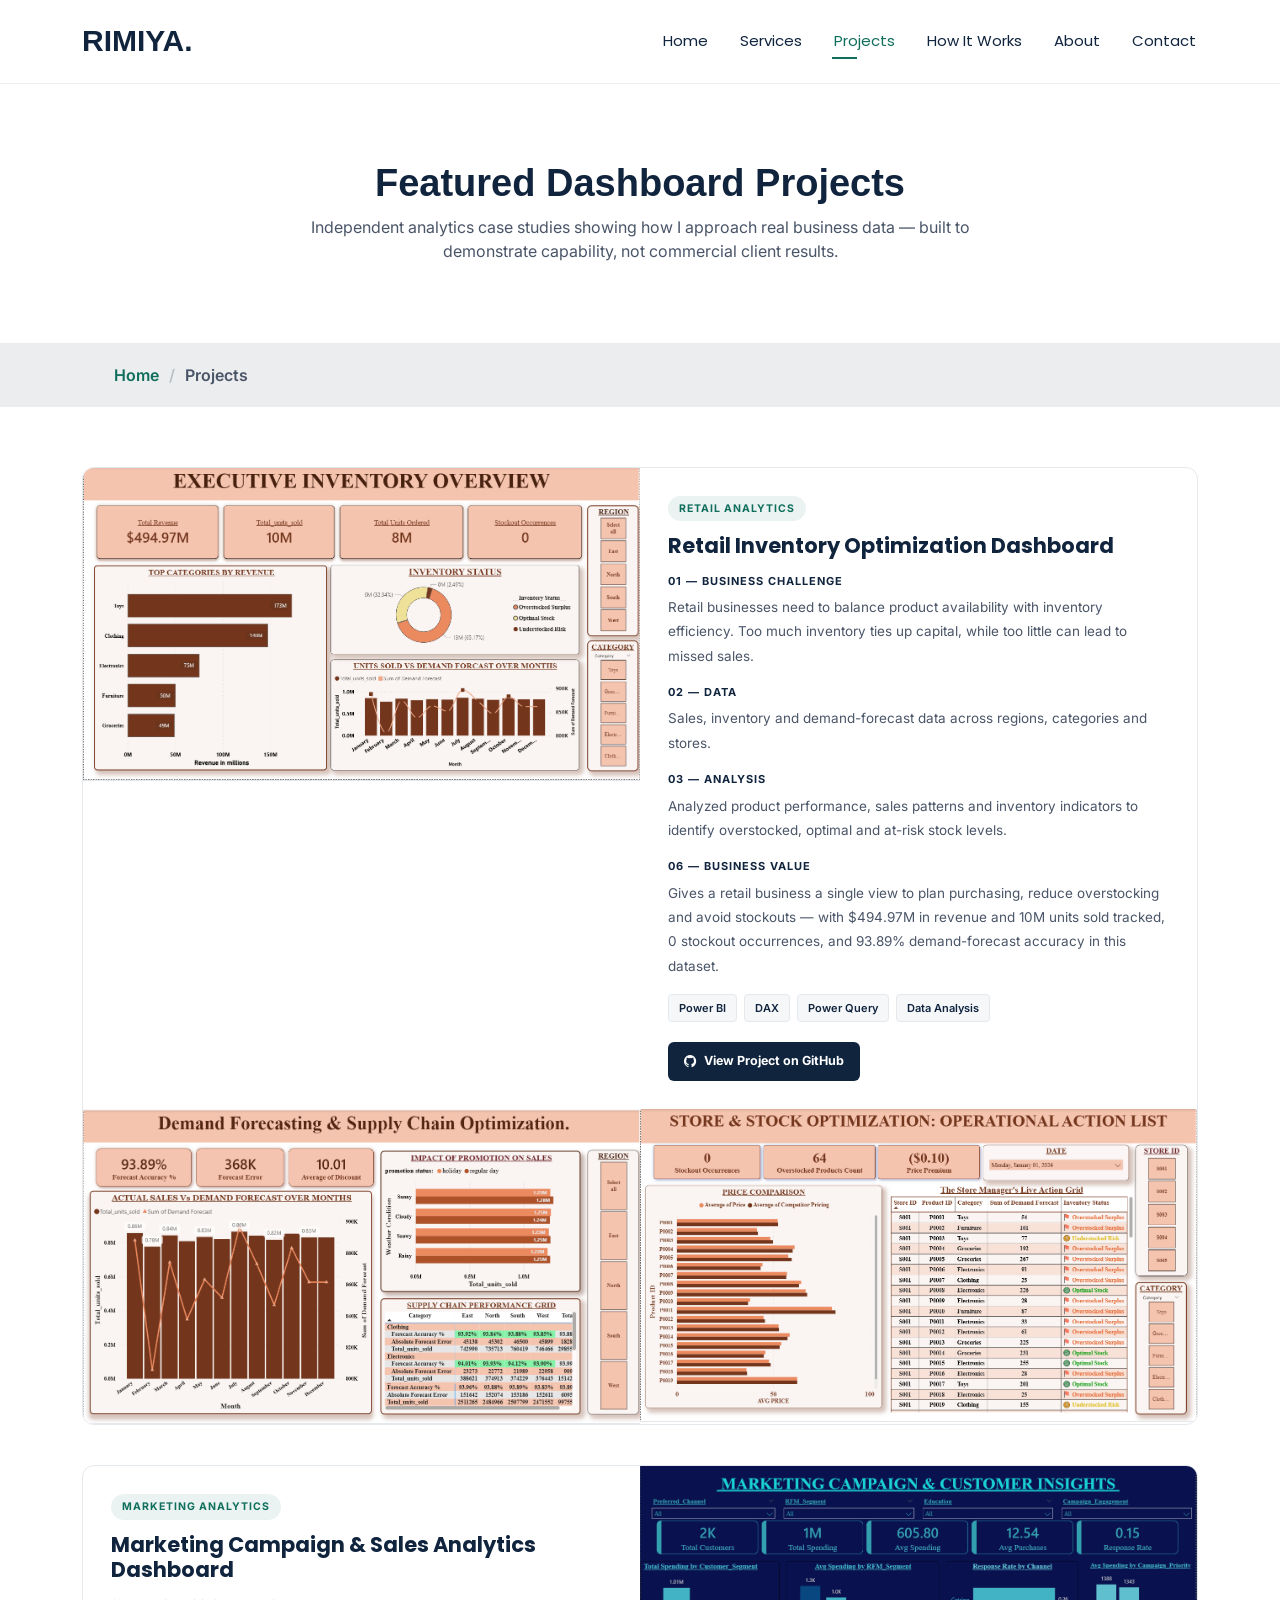
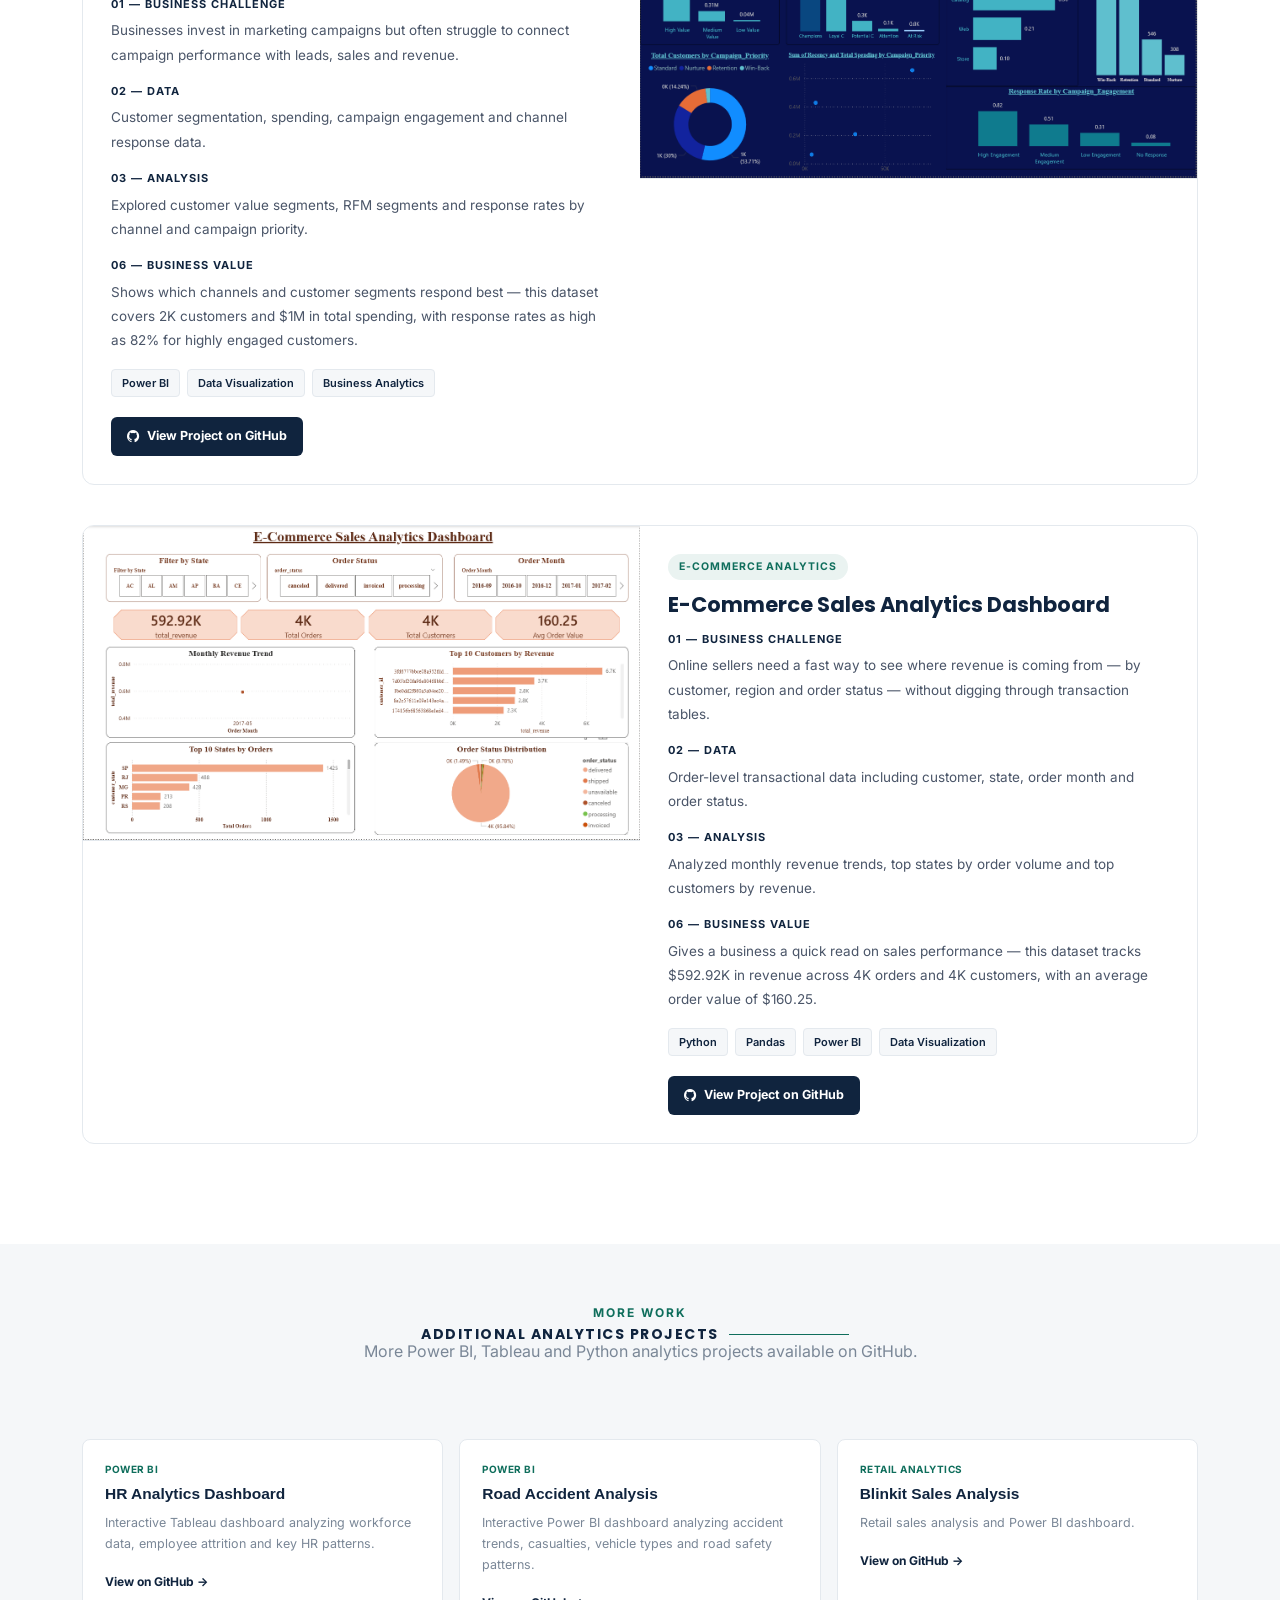
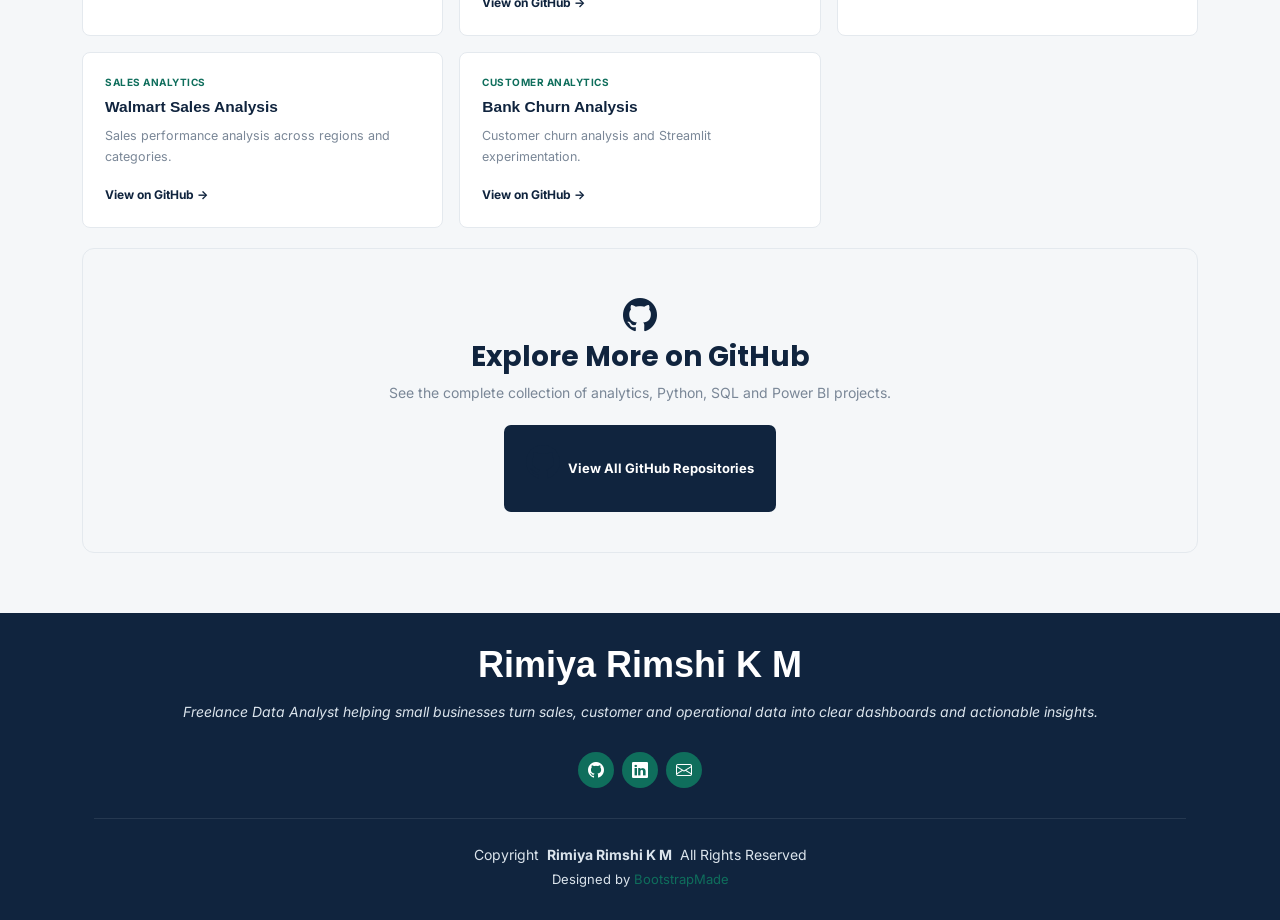
<file: portfolio.html>
<!DOCTYPE html>
<html lang="en">

<head>
  <meta charset="utf-8">
  <meta content="width=device-width, initial-scale=1.0" name="viewport">

  <title>Projects | Rimiya Rimshi K M | Freelance Data Analyst</title>

  <meta name="description"
    content="Power BI, Excel and SQL dashboard case studies by Rimiya Rimshi K M — retail inventory, marketing analytics and e-commerce sales analytics projects.">

  <meta name="keywords"
    content="Power BI Dashboard, Data Analytics Projects, Retail Analytics, Marketing Analytics, E-commerce Analytics, Business Intelligence, Data Visualization">

  <!-- Favicons -->
  <link href="assets/img/favicon.png" rel="icon">
  <link href="assets/img/apple-touch-icon.png" rel="apple-touch-icon">

  <!-- Fonts -->
  <link href="https://fonts.googleapis.com" rel="preconnect">
  <link href="https://fonts.gstatic.com" rel="preconnect" crossorigin>

  <link
    href="https://fonts.googleapis.com/css2?family=Inter:wght@300;400;500;600;700;800&family=Poppins:wght@400;500;600;700;800&display=swap"
    rel="stylesheet">

  <!-- Vendor CSS -->
  <link href="assets/vendor/bootstrap/css/bootstrap.min.css" rel="stylesheet">
  <link href="assets/vendor/bootstrap-icons/bootstrap-icons.css" rel="stylesheet">
  <link href="assets/vendor/aos/aos.css" rel="stylesheet">
  <link href="assets/vendor/glightbox/css/glightbox.min.css" rel="stylesheet">

  <!-- Main CSS -->
  <link href="assets/css/main.css" rel="stylesheet">
  <link href="assets/css/business-theme.css" rel="stylesheet">

  <style>

    body { font-family: "Inter", sans-serif; }

    :root {
      --navy: #10243e;
      --teal: #0f6e5c;
      --teal-dark: #0c5a4b;
      --teal-tint: #eaf3f1;
      --text: #4a5568;
      --text-light: #7a8797;
      --border: #e4e9ee;
      --bg-alt: #f5f7f9;
    }

    .section-title h2 {
      font-family: "Poppins", sans-serif;
      font-weight: 700;
      color: var(--navy);
    }

    .section-title p { color: var(--text-light); }

    .eyebrow {
      color: var(--teal);
      font-size: 12px;
      font-weight: 700;
      letter-spacing: 2px;
      text-transform: uppercase;
      display: block;
      margin-bottom: 8px;
    }

    /* Case study cards (same pattern as homepage) */

    .case-study-card {
      background: #fff;
      border: 1px solid var(--border);
      border-radius: 12px;
      overflow: hidden;
      margin-bottom: 40px;
      transition: 0.3s;
    }

    .case-study-card:hover {
      box-shadow: 0 18px 40px rgba(16, 36, 62, 0.10);
    }

    .case-study-img {
      width: 100%;
      display: block;
      border-bottom: 1px solid var(--border);
    }

    .case-study-body {
      padding: 26px 28px 28px;
    }

    .case-study-category {
      display: inline-block;
      background: var(--teal-tint);
      color: var(--teal);
      font-size: 10.5px;
      font-weight: 700;
      letter-spacing: 1px;
      text-transform: uppercase;
      padding: 5px 11px;
      border-radius: 20px;
      margin-bottom: 12px;
    }

    .case-study-body h3 {
      font-family: "Poppins", sans-serif;
      font-size: 21px;
      font-weight: 700;
      color: var(--navy);
      margin-bottom: 10px;
    }

    .case-study-body .stage-label {
      font-size: 11px;
      font-weight: 700;
      letter-spacing: 1px;
      text-transform: uppercase;
      color: var(--navy);
      margin: 14px 0 6px;
      display: block;
    }

    .case-study-body p {
      font-size: 13.5px;
      color: var(--text);
      line-height: 1.8;
    }

    .tech-stack {
      display: flex;
      flex-wrap: wrap;
      gap: 7px;
      margin: 16px 0 20px;
    }

    .tech-stack span {
      background: var(--bg-alt);
      border: 1px solid var(--border);
      color: var(--navy);
      font-size: 11px;
      padding: 5px 10px;
      border-radius: 4px;
      font-weight: 600;
    }

    .project-btn-github {
      display: inline-flex;
      align-items: center;
      gap: 7px;
      padding: 10px 16px;
      border-radius: 6px;
      text-decoration: none;
      font-size: 12.5px;
      font-weight: 700;
      background: var(--navy);
      color: #fff;
      transition: 0.3s;
    }

    .project-btn-github:hover {
      background: var(--teal);
      color: #fff;
    }

    /* Secondary grid */

    .mini-project-card {
      background: #fff;
      border: 1px solid var(--border);
      border-radius: 8px;
      padding: 22px;
      height: 100%;
      transition: 0.3s;
    }

    .mini-project-card:hover {
      border-color: var(--teal);
      transform: translateY(-3px);
    }

    .mini-project-card .badge-cat {
      font-size: 10px;
      font-weight: 700;
      letter-spacing: 0.5px;
      text-transform: uppercase;
      color: var(--teal);
      margin-bottom: 8px;
      display: block;
    }

    .mini-project-card h5 {
      font-size: 15.5px;
      margin-bottom: 8px;
      color: var(--navy);
      font-weight: 700;
    }

    .mini-project-card p {
      color: var(--text-light);
      font-size: 12.5px;
      margin: 0 0 14px;
      line-height: 1.7;
    }

    .mini-project-card a {
      font-size: 12px;
      font-weight: 700;
      color: var(--navy);
      text-decoration: none;
    }

    .mini-project-card a:hover { color: var(--teal); }

    .github-cta {
      margin-top: 20px;
      padding: 40px;
      border-radius: 12px;
      border: 1px solid var(--border);
      background: var(--bg-alt);
      text-align: center;
    }

    .github-cta i { font-size: 34px; color: var(--navy); margin-bottom: 12px; }
    .github-cta h3 { font-family: "Poppins", sans-serif; font-weight: 700; color: var(--navy); }
    .github-cta p { color: var(--text-light); font-size: 14px; margin-bottom: 22px; }

    .github-button {
      display: inline-flex;
      align-items: center;
      gap: 8px;
      background: var(--navy);
      color: #fff;
      padding: 12px 22px;
      border-radius: 7px;
      font-weight: 700;
      text-decoration: none;
      font-size: 13px;
      transition: 0.3s;
    }

    .github-button:hover { background: var(--teal); color: #fff; }

  </style>

</head>

<body class="portfolio-page">

  <!-- Header -->
  <header id="header" class="header d-flex align-items-center fixed-top">
    <div class="container-fluid container-xl position-relative d-flex align-items-center justify-content-between">
      <a href="index.html" class="logo d-flex align-items-center">
        <h1 class="sitename">RIMIYA.</h1>
      </a>

      <nav id="navmenu" class="navmenu">
        <ul>
          <li><a href="index.html">Home</a></li>
          <li><a href="services.html">Services</a></li>
          <li><a href="portfolio.html" class="active">Projects</a></li>
          <li><a href="index.html#how-it-works">How It Works</a></li>
          <li><a href="about.html">About</a></li>
          <li><a href="contact.html">Contact</a></li>
        </ul>
        <i class="mobile-nav-toggle d-xl-none bi bi-list"></i>
      </nav>
    </div>
  </header>


  <main class="main">

    <!-- Page Title -->
    <div class="page-title" data-aos="fade">
      <div class="heading">
        <div class="container">
          <div class="row d-flex justify-content-center text-center">
            <div class="col-lg-8">
              <h1>Featured Dashboard Projects</h1>
              <p class="mb-0">
                Independent analytics case studies showing how I approach real
                business data — built to demonstrate capability, not
                commercial client results.
              </p>
            </div>
          </div>
        </div>
      </div>

      <nav class="breadcrumbs">
        <div class="container">
          <ol>
            <li><a href="index.html">Home</a></li>
            <li class="current">Projects</li>
          </ol>
        </div>
      </nav>
    </div>
    <!-- End Page Title -->


    <!-- Case Studies -->
    <section id="case-studies" class="section">
      <div class="container">

        <!-- CASE STUDY 1: RETAIL INVENTORY -->
        <div class="case-study-card" data-aos="fade-up">
          <div class="row g-0">
            <div class="col-lg-6">
              <img src="assets/img/dashboards/retail-inventory-overview.png" class="case-study-img" alt="Executive Inventory Overview dashboard showing total revenue, units sold and inventory status">
            </div>
            <div class="col-lg-6">
              <div class="case-study-body">
                <span class="case-study-category">Retail Analytics</span>
                <h3>Retail Inventory Optimization Dashboard</h3>

                <span class="stage-label">01 — Business Challenge</span>
                <p>Retail businesses need to balance product availability with inventory efficiency. Too much inventory ties up capital, while too little can lead to missed sales.</p>

                <span class="stage-label">02 — Data</span>
                <p>Sales, inventory and demand-forecast data across regions, categories and stores.</p>

                <span class="stage-label">03 — Analysis</span>
                <p>Analyzed product performance, sales patterns and inventory indicators to identify overstocked, optimal and at-risk stock levels.</p>

                <span class="stage-label">06 — Business Value</span>
                <p>Gives a retail business a single view to plan purchasing, reduce overstocking and avoid stockouts — with $494.97M in revenue and 10M units sold tracked, 0 stockout occurrences, and 93.89% demand-forecast accuracy in this dataset.</p>

                <div class="tech-stack">
                  <span>Power BI</span><span>DAX</span><span>Power Query</span><span>Data Analysis</span>
                </div>

                <a href="https://github.com/rimiya366/Retail-Inventory-Optimization-PowerBI" target="_blank" rel="noopener noreferrer" class="project-btn-github">
                  <i class="bi bi-github"></i> View Project on GitHub
                </a>
              </div>
            </div>
          </div>
          <div class="row g-0">
            <div class="col-lg-6">
              <img src="assets/img/dashboards/retail-demand-forecasting.png" class="case-study-img" alt="Demand forecasting and supply chain optimization dashboard">
            </div>
            <div class="col-lg-6">
              <img src="assets/img/dashboards/retail-store-optimization.png" class="case-study-img" alt="Store and stock optimization operational action list dashboard">
            </div>
          </div>
        </div>

        <!-- CASE STUDY 2: MARKETING -->
        <div class="case-study-card" data-aos="fade-up">
          <div class="row g-0">
            <div class="col-lg-6 order-lg-2">
              <img src="assets/img/dashboards/marketing-campaign-insights.png" class="case-study-img" alt="Marketing campaign and customer insights dashboard">
            </div>
            <div class="col-lg-6 order-lg-1">
              <div class="case-study-body">
                <span class="case-study-category">Marketing Analytics</span>
                <h3>Marketing Campaign & Sales Analytics Dashboard</h3>

                <span class="stage-label">01 — Business Challenge</span>
                <p>Businesses invest in marketing campaigns but often struggle to connect campaign performance with leads, sales and revenue.</p>

                <span class="stage-label">02 — Data</span>
                <p>Customer segmentation, spending, campaign engagement and channel response data.</p>

                <span class="stage-label">03 — Analysis</span>
                <p>Explored customer value segments, RFM segments and response rates by channel and campaign priority.</p>

                <span class="stage-label">06 — Business Value</span>
                <p>Shows which channels and customer segments respond best — this dataset covers 2K customers and $1M in total spending, with response rates as high as 82% for highly engaged customers.</p>

                <div class="tech-stack">
                  <span>Power BI</span><span>Data Visualization</span><span>Business Analytics</span>
                </div>

                <a href="https://github.com/rimiya366/Marketing-Campaign-Analytics" target="_blank" rel="noopener noreferrer" class="project-btn-github">
                  <i class="bi bi-github"></i> View Project on GitHub
                </a>
              </div>
            </div>
          </div>
        </div>

        <!-- CASE STUDY 3: E-COMMERCE -->
        <div class="case-study-card" data-aos="fade-up">
          <div class="row g-0">
            <div class="col-lg-6">
              <img src="assets/img/dashboards/ecommerce-sales-analytics.png" class="case-study-img" alt="E-commerce sales analytics dashboard showing revenue, orders and top customers">
            </div>
            <div class="col-lg-6">
              <div class="case-study-body">
                <span class="case-study-category">E-commerce Analytics</span>
                <h3>E-Commerce Sales Analytics Dashboard</h3>

                <span class="stage-label">01 — Business Challenge</span>
                <p>Online sellers need a fast way to see where revenue is coming from — by customer, region and order status — without digging through transaction tables.</p>

                <span class="stage-label">02 — Data</span>
                <p>Order-level transactional data including customer, state, order month and order status.</p>

                <span class="stage-label">03 — Analysis</span>
                <p>Analyzed monthly revenue trends, top states by order volume and top customers by revenue.</p>

                <span class="stage-label">06 — Business Value</span>
                <p>Gives a business a quick read on sales performance — this dataset tracks $592.92K in revenue across 4K orders and 4K customers, with an average order value of $160.25.</p>

                <div class="tech-stack">
                  <span>Python</span><span>Pandas</span><span>Power BI</span><span>Data Visualization</span>
                </div>

                <a href="https://github.com/rimiya366/ecommerce-sales-analytics-dashboard" target="_blank" rel="noopener noreferrer" class="project-btn-github">
                  <i class="bi bi-github"></i> View Project on GitHub
                </a>
              </div>
            </div>
          </div>
        </div>

      </div>
    </section>


    <!-- Additional Analytics Projects -->
    <section id="more-projects" class="section section-alt" style="background: var(--bg-alt);">
      <div class="container">

        <div class="section-title text-center mx-auto" data-aos="fade-up">
          <span class="eyebrow">More Work</span>
          <h2>Additional Analytics Projects</h2>
          <p class="mx-auto">More Power BI, Tableau and Python analytics projects available on GitHub.</p>
        </div>

        <div class="row g-3">

          <div class="col-lg-4 col-md-6" data-aos="fade-up" data-aos-delay="100">
            <div class="mini-project-card">
              <span class="badge-cat">Power BI</span>
              <h5>HR Analytics Dashboard</h5>
              <p>Interactive Tableau dashboard analyzing workforce data, employee attrition and key HR patterns.</p>
              <a href="https://github.com/rimiya366/HR-Analytics-Dashboard-Tableau-Project-" target="_blank" rel="noopener noreferrer">View on GitHub &rarr;</a>
            </div>
          </div>

          <div class="col-lg-4 col-md-6" data-aos="fade-up" data-aos-delay="150">
            <div class="mini-project-card">
              <span class="badge-cat">Power BI</span>
              <h5>Road Accident Analysis</h5>
              <p>Interactive Power BI dashboard analyzing accident trends, casualties, vehicle types and road safety patterns.</p>
              <a href="https://github.com/rimiya366/road-accident-analysis-powerbi" target="_blank" rel="noopener noreferrer">View on GitHub &rarr;</a>
            </div>
          </div>

          <div class="col-lg-4 col-md-6" data-aos="fade-up" data-aos-delay="200">
            <div class="mini-project-card">
              <span class="badge-cat">Retail Analytics</span>
              <h5>Blinkit Sales Analysis</h5>
              <p>Retail sales analysis and Power BI dashboard.</p>
              <a href="https://github.com/rimiya366?tab=repositories" target="_blank" rel="noopener noreferrer">View on GitHub &rarr;</a>
            </div>
          </div>

          <div class="col-lg-4 col-md-6" data-aos="fade-up" data-aos-delay="250">
            <div class="mini-project-card">
              <span class="badge-cat">Sales Analytics</span>
              <h5>Walmart Sales Analysis</h5>
              <p>Sales performance analysis across regions and categories.</p>
              <a href="https://github.com/rimiya366?tab=repositories" target="_blank" rel="noopener noreferrer">View on GitHub &rarr;</a>
            </div>
          </div>

          <div class="col-lg-4 col-md-6" data-aos="fade-up" data-aos-delay="300">
            <div class="mini-project-card">
              <span class="badge-cat">Customer Analytics</span>
              <h5>Bank Churn Analysis</h5>
              <p>Customer churn analysis and Streamlit experimentation.</p>
              <a href="https://github.com/rimiya366?tab=repositories" target="_blank" rel="noopener noreferrer">View on GitHub &rarr;</a>
            </div>
          </div>

        </div>

        <div class="github-cta" data-aos="fade-up">
          <i class="bi bi-github"></i>
          <h3>Explore More on GitHub</h3>
          <p>See the complete collection of analytics, Python, SQL and Power BI projects.</p>
          <a href="https://github.com/rimiya366?tab=repositories" target="_blank" rel="noopener noreferrer" class="github-button">
            <i class="bi bi-github"></i> View All GitHub Repositories
          </a>
        </div>

      </div>
    </section>

  </main>


  <!-- Footer -->
  <footer id="footer" class="footer dark-background">
    <div class="container">
      <h3 class="sitename">Rimiya Rimshi K M</h3>
      <p>Freelance Data Analyst helping small businesses turn sales, customer and operational data into clear dashboards and actionable insights.</p>

      <div class="social-links d-flex justify-content-center">
        <a href="https://github.com/rimiya366" target="_blank" rel="noopener noreferrer" aria-label="GitHub"><i class="bi bi-github"></i></a>
        <a href="https://www.linkedin.com/in/rimiya-rimshi-k-m" target="_blank" rel="noopener noreferrer" aria-label="LinkedIn"><i class="bi bi-linkedin"></i></a>
        <a href="mailto:rimiyarimshi2022@gmail.com" aria-label="Email"><i class="bi bi-envelope"></i></a>
      </div>

      <div class="container">
        <div class="copyright">
          <span>Copyright</span>
          <strong class="px-1 sitename">Rimiya Rimshi K M</strong>
          <span>All Rights Reserved</span>
        </div>
        <div class="credits">
          Designed by <a href="https://bootstrapmade.com/" target="_blank">BootstrapMade</a>
        </div>
      </div>
    </div>
  </footer>

  <a href="#" id="scroll-top" class="scroll-top d-flex align-items-center justify-content-center">
    <i class="bi bi-arrow-up-short"></i>
  </a>

  <div id="preloader"></div>

  <script src="assets/vendor/bootstrap/js/bootstrap.bundle.min.js"></script>
  <script src="assets/vendor/aos/aos.js"></script>
  <script src="assets/vendor/glightbox/js/glightbox.min.js"></script>
  <script src="assets/js/main.js"></script>

</body>

</html>
</file>
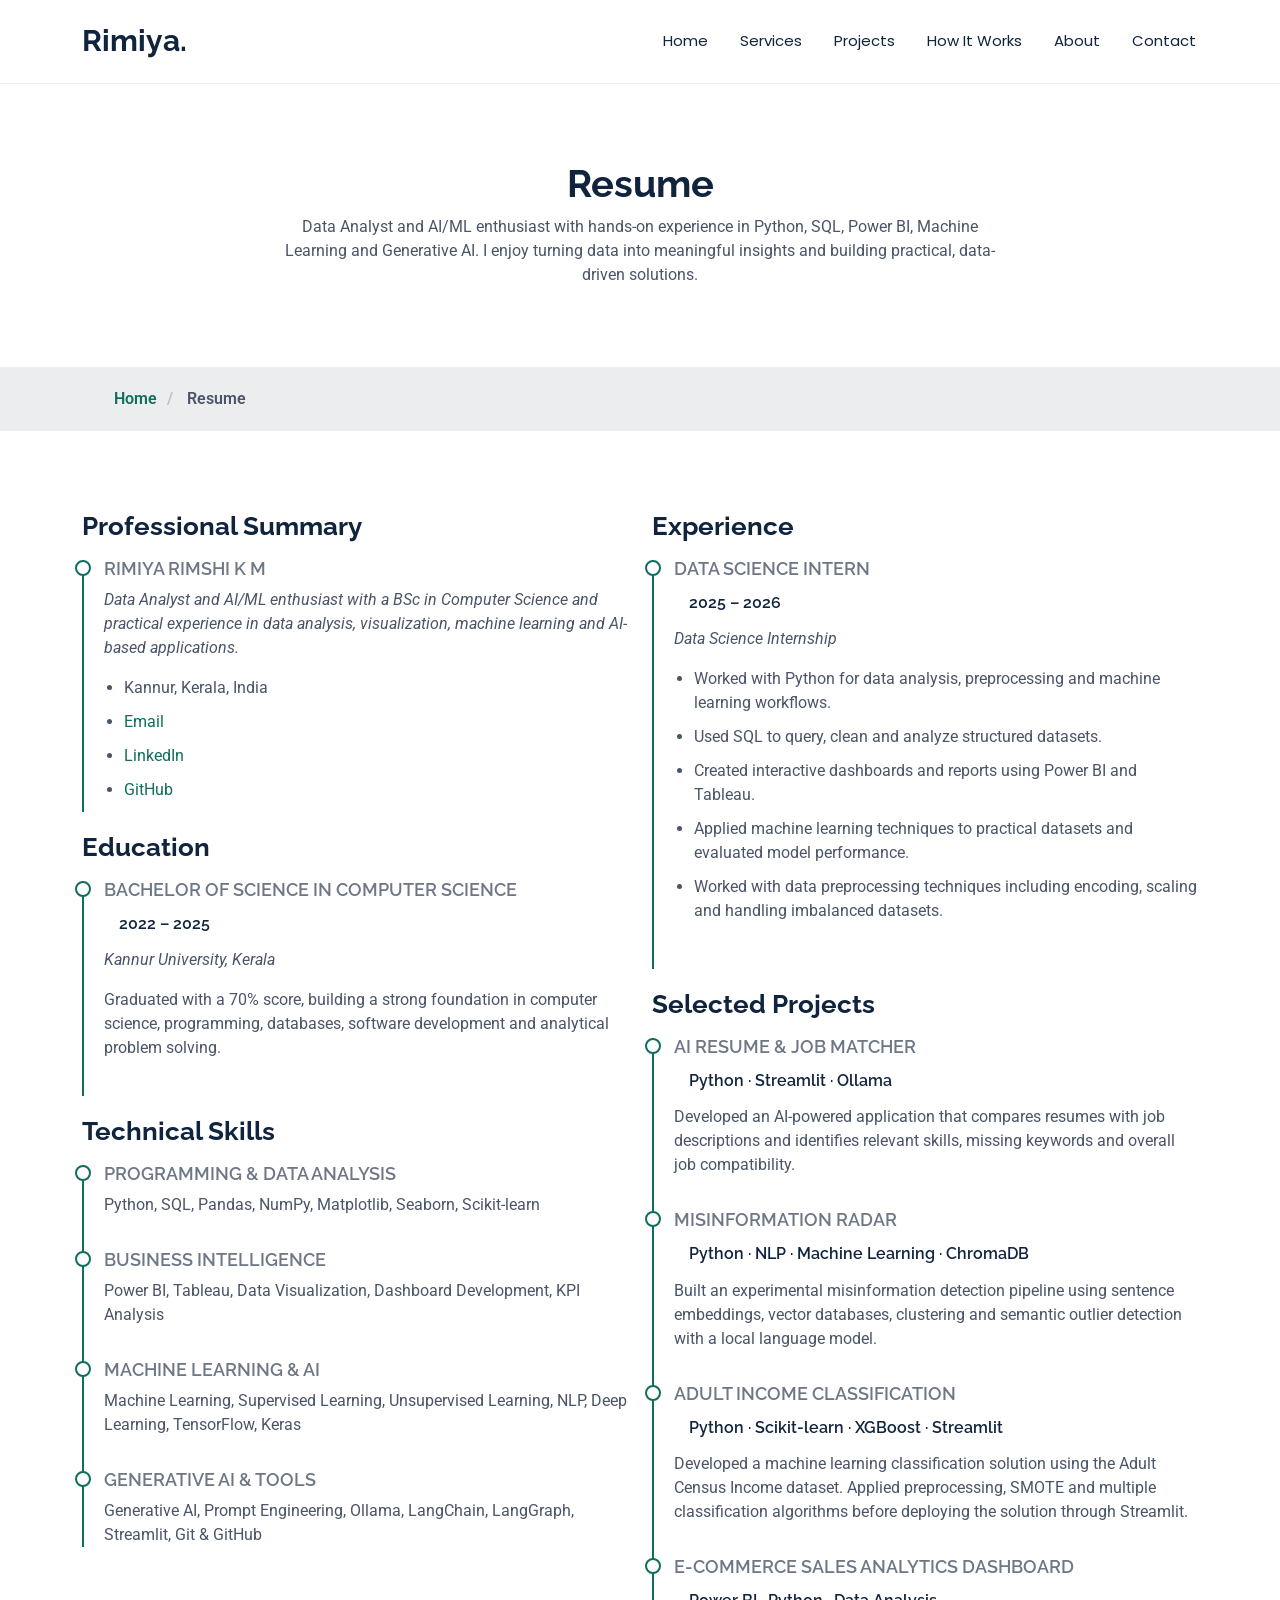
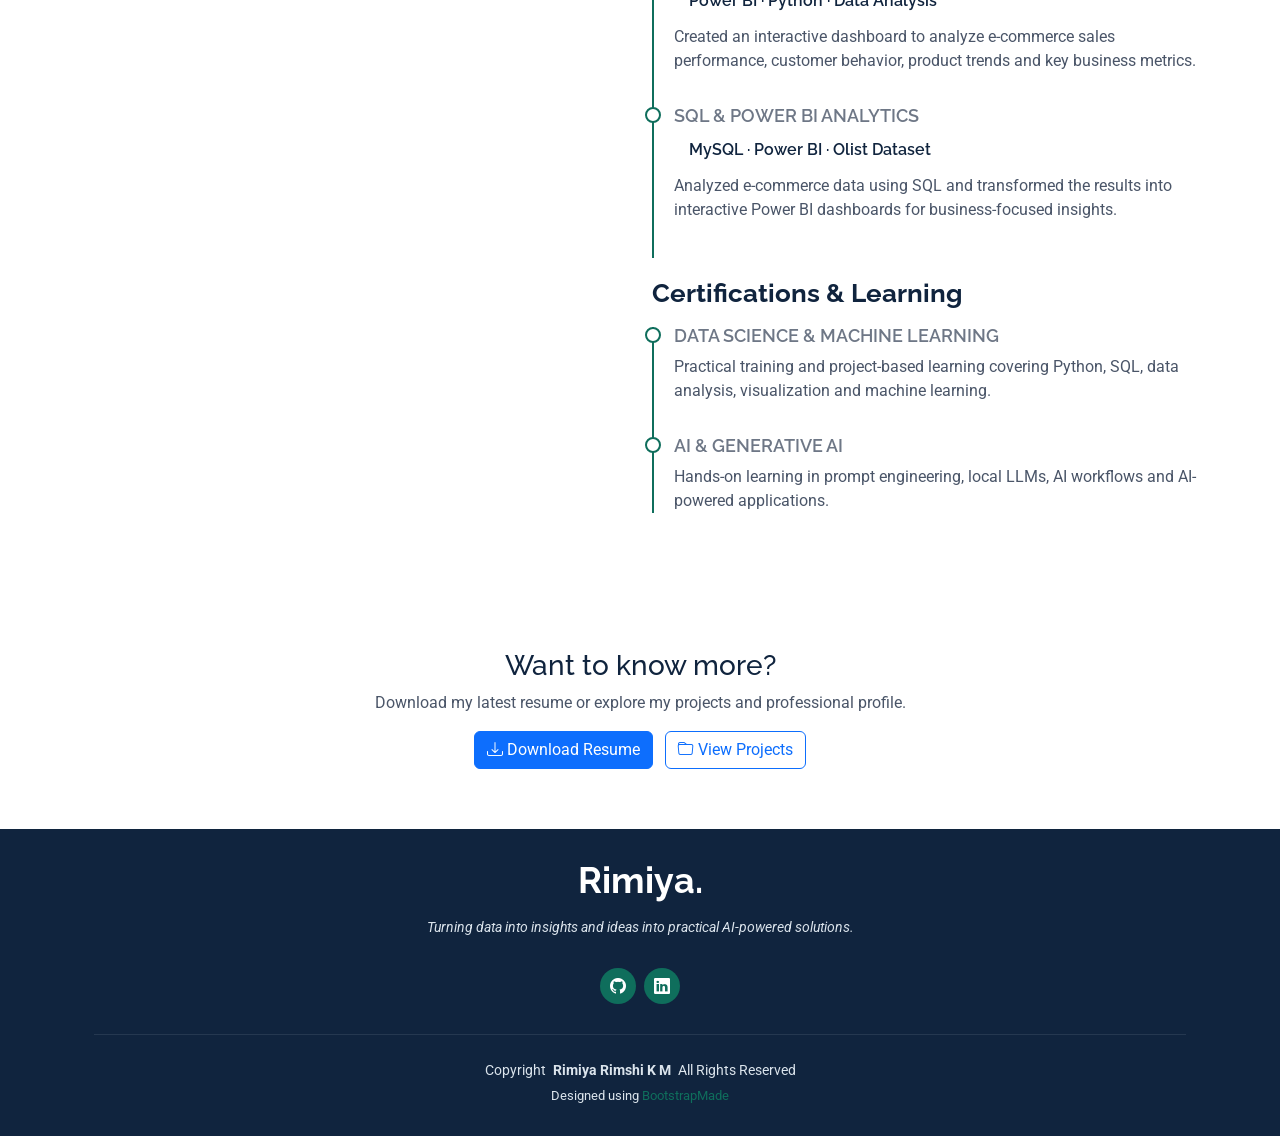
<file: resume.html>
<!DOCTYPE html>
<html lang="en">

<head>
  <meta charset="utf-8">
  <meta content="width=device-width, initial-scale=1.0" name="viewport">

  <title>Resume | Rimiya Rimshi K M</title>

  <meta name="description"
    content="Resume of Rimiya Rimshi K M - Data Analyst, Data Science and AI/ML professional specializing in Python, SQL, Power BI, Machine Learning and Generative AI.">

  <meta name="keywords"
    content="Rimiya Rimshi K M, Data Analyst, Data Science, Python, SQL, Power BI, Machine Learning, AI, Kerala">

  <!-- Favicons -->
  <link href="assets/img/favicon.png" rel="icon">
  <link href="assets/img/apple-touch-icon.png" rel="apple-touch-icon">

  <!-- Fonts -->
  <link href="https://fonts.googleapis.com" rel="preconnect">
  <link href="https://fonts.gstatic.com" rel="preconnect" crossorigin>
  <link
    href="https://fonts.googleapis.com/css2?family=Roboto:ital,wght@0,100;0,300;0,400;0,500;0,700;0,900;1,100;1,300;1,400;1,500;1,700;1,900&family=Poppins:ital,wght@0,100;0,200;0,300;0,400;0,500;0,600;0,700;0,800;0,900;1,100;1,200;1,300;1,400;1,500;1,600;1,700;1,800;1,900&family=Raleway:ital,wght@0,100;0,200;0,300;0,400;0,500;0,600;0,700;0,800;0,900;1,100;1,200;1,300;1,400;1,500;1,600;1,700;1,800;1,900&display=swap"
    rel="stylesheet">

  <!-- Vendor CSS Files -->
  <link href="assets/vendor/bootstrap/css/bootstrap.min.css" rel="stylesheet">
  <link href="assets/vendor/bootstrap-icons/bootstrap-icons.css" rel="stylesheet">
  <link href="assets/vendor/aos/aos.css" rel="stylesheet">
  <link href="assets/vendor/swiper/swiper-bundle.min.css" rel="stylesheet">
  <link href="assets/vendor/glightbox/css/glightbox.min.css" rel="stylesheet">

  <!-- Main CSS File -->
  <link href="assets/css/main.css" rel="stylesheet">
  <link href="assets/css/business-theme.css" rel="stylesheet">

</head>

<body class="resume-page">

  <!-- Header -->
  <header id="header" class="header d-flex align-items-center fixed-top">

    <div class="container-fluid container-xl position-relative d-flex align-items-center justify-content-between">

      <!-- Logo -->
      <a href="index.html" class="logo d-flex align-items-center">
        <h1 class="sitename">Rimiya.</h1>
      </a>

      <!-- Navigation -->
            <nav id="navmenu" class="navmenu">
        <ul>
          <li><a href="index.html">Home</a></li>
          <li><a href="services.html">Services</a></li>
          <li><a href="portfolio.html">Projects</a></li>
          <li><a href="index.html#how-it-works">How It Works</a></li>
          <li><a href="about.html">About</a></li>
          <li><a href="contact.html">Contact</a></li>
        </ul>

        <i class="mobile-nav-toggle d-xl-none bi bi-list"></i>
      </nav>

    </div>

  </header>


  <main class="main">

    <!-- Page Title -->
    <div class="page-title" data-aos="fade">

      <div class="heading">

        <div class="container">

          <div class="row d-flex justify-content-center text-center">

            <div class="col-lg-8">

              <h1>Resume</h1>

              <p class="mb-0">
                Data Analyst and AI/ML enthusiast with hands-on experience
                in Python, SQL, Power BI, Machine Learning and Generative AI.
                I enjoy turning data into meaningful insights and building
                practical, data-driven solutions.
              </p>

            </div>

          </div>

        </div>

      </div>

      <nav class="breadcrumbs">

        <div class="container">

          <ol>

            <li>
              <a href="index.html">Home</a>
            </li>

            <li class="current">
              Resume
            </li>

          </ol>

        </div>

      </nav>

    </div>
    <!-- End Page Title -->


    <!-- Resume Section -->
    <section id="resume" class="resume section">

      <div class="container">

        <div class="row">


          <!-- LEFT COLUMN -->
          <div class="col-lg-6" data-aos="fade-up" data-aos-delay="100">

            <!-- Summary -->
            <h3 class="resume-title">Professional Summary</h3>

            <div class="resume-item pb-0">

              <h4>Rimiya Rimshi K M</h4>

              <p>
                <em>
                  Data Analyst and AI/ML enthusiast with a BSc in Computer Science
                  and practical experience in data analysis, visualization,
                  machine learning and AI-based applications.
                </em>
              </p>

              <ul>

                <li>Kannur, Kerala, India</li>

                <li>
                  <a href="mailto:rimirimshi@gmail.com">
                    Email
                  </a>
                </li>

                <li>
                  <a href="https://www.linkedin.com/in/rimiya-rimshi-k-m/"
                    target="_blank">
                    LinkedIn
                  </a>
                </li>

                <li>
                  <a href="https://github.com/rimiya366"
                    target="_blank">
                    GitHub
                  </a>
                </li>

              </ul>

            </div>


            <!-- Education -->
            <h3 class="resume-title">Education</h3>

            <div class="resume-item">

              <h4>Bachelor of Science in Computer Science</h4>

              <h5>2022 – 2025</h5>

              <p>
                <em>Kannur University, Kerala</em>
              </p>

              <p>
                Graduated with a 70% score, building a strong foundation
                in computer science, programming, databases, software
                development and analytical problem solving.
              </p>

            </div>


            <!-- Technical Skills -->
            <h3 class="resume-title">Technical Skills</h3>

            <div class="resume-item">

              <h4>Programming &amp; Data Analysis</h4>

              <p>
                Python, SQL, Pandas, NumPy, Matplotlib, Seaborn,
                Scikit-learn
              </p>

            </div>

            <div class="resume-item">

              <h4>Business Intelligence</h4>

              <p>
                Power BI, Tableau, Data Visualization,
                Dashboard Development, KPI Analysis
              </p>

            </div>

            <div class="resume-item">

              <h4>Machine Learning &amp; AI</h4>

              <p>
                Machine Learning, Supervised Learning,
                Unsupervised Learning, NLP, Deep Learning,
                TensorFlow, Keras
              </p>

            </div>

            <div class="resume-item">

              <h4>Generative AI &amp; Tools</h4>

              <p>
                Generative AI, Prompt Engineering, Ollama,
                LangChain, LangGraph, Streamlit,
                Git &amp; GitHub
              </p>

            </div>

          </div>


          <!-- RIGHT COLUMN -->
          <div class="col-lg-6" data-aos="fade-up" data-aos-delay="200">


            <!-- Experience -->
            <h3 class="resume-title">Experience</h3>


            <div class="resume-item">

              <h4>Data Science Intern</h4>

              <h5>2025 – 2026</h5>

              <p>
                <em>
                  Data Science Internship
                </em>
              </p>

              <ul>

                <li>
                  Worked with Python for data analysis,
                  preprocessing and machine learning workflows.
                </li>

                <li>
                  Used SQL to query, clean and analyze
                  structured datasets.
                </li>

                <li>
                  Created interactive dashboards and reports
                  using Power BI and Tableau.
                </li>

                <li>
                  Applied machine learning techniques to
                  practical datasets and evaluated model performance.
                </li>

                <li>
                  Worked with data preprocessing techniques
                  including encoding, scaling and handling
                  imbalanced datasets.
                </li>

              </ul>

            </div>


            <!-- Selected Projects -->
            <h3 class="resume-title">Selected Projects</h3>


            <div class="resume-item">

              <h4>AI Resume &amp; Job Matcher</h4>

              <h5>Python · Streamlit · Ollama</h5>

              <p>

                Developed an AI-powered application that compares
                resumes with job descriptions and identifies
                relevant skills, missing keywords and overall
                job compatibility.

              </p>

            </div>


            <div class="resume-item">

              <h4>Misinformation Radar</h4>

              <h5>Python · NLP · Machine Learning · ChromaDB</h5>

              <p>

                Built an experimental misinformation detection
                pipeline using sentence embeddings, vector
                databases, clustering and semantic outlier
                detection with a local language model.

              </p>

            </div>


            <div class="resume-item">

              <h4>Adult Income Classification</h4>

              <h5>Python · Scikit-learn · XGBoost · Streamlit</h5>

              <p>

                Developed a machine learning classification
                solution using the Adult Census Income dataset.
                Applied preprocessing, SMOTE and multiple
                classification algorithms before deploying
                the solution through Streamlit.

              </p>

            </div>


            <div class="resume-item">

              <h4>E-commerce Sales Analytics Dashboard</h4>

              <h5>Power BI · Python · Data Analysis</h5>

              <p>

                Created an interactive dashboard to analyze
                e-commerce sales performance, customer behavior,
                product trends and key business metrics.

              </p>

            </div>


            <div class="resume-item">

              <h4>SQL &amp; Power BI Analytics</h4>

              <h5>MySQL · Power BI · Olist Dataset</h5>

              <p>

                Analyzed e-commerce data using SQL and transformed
                the results into interactive Power BI dashboards
                for business-focused insights.

              </p>

            </div>


            <!-- Certifications -->
            <h3 class="resume-title">Certifications &amp; Learning</h3>

            <div class="resume-item">

              <h4>Data Science &amp; Machine Learning</h4>

              <p>
                Practical training and project-based learning
                covering Python, SQL, data analysis,
                visualization and machine learning.
              </p>

            </div>

            <div class="resume-item">

              <h4>AI &amp; Generative AI</h4>

              <p>
                Hands-on learning in prompt engineering,
                local LLMs, AI workflows and AI-powered
                applications.
              </p>

            </div>

          </div>

        </div>

      </div>

    </section>
    <!-- /Resume Section -->


    <!-- Resume CTA -->
    <section class="section">

      <div class="container text-center" data-aos="fade-up">

        <h3>Want to know more?</h3>

        <p>
          Download my latest resume or explore my projects and
          professional profile.
        </p>

        <div class="mt-3">

          <!--
            Put your actual resume PDF inside:
            assets/resume/Rimiya_Rimshi_Resume.pdf
          -->

          <a href="assets/resume/Rimiya_Rimshi_Resume.pdf"
            class="btn btn-primary"
            target="_blank">

            <i class="bi bi-download"></i>
            Download Resume

          </a>

          <a href="portfolio.html"
            class="btn btn-outline-primary ms-2">

            <i class="bi bi-folder"></i>
            View Projects

          </a>

        </div>

      </div>

    </section>


  </main>


  <!-- Footer -->
  <footer id="footer" class="footer dark-background">

    <div class="container">

      <h3 class="sitename">
        Rimiya.
      </h3>

      <p>
        Turning data into insights and ideas into practical
        AI-powered solutions.
      </p>


      <div class="social-links d-flex justify-content-center">

        <a href="https://github.com/rimiya366"
          target="_blank"
          aria-label="GitHub">

          <i class="bi bi-github"></i>

        </a>


        <a href="https://www.linkedin.com/in/rimiya-rimshi-k-m/"
          target="_blank"
          aria-label="LinkedIn">

          <i class="bi bi-linkedin"></i>

        </a>

      </div>


      <div class="container">

        <div class="copyright">

          <span>Copyright</span>

          <strong class="px-1 sitename">
            Rimiya Rimshi K M
          </strong>

          <span>All Rights Reserved</span>

        </div>


        <div class="credits">

          Designed using
          <a href="https://bootstrapmade.com/"
            target="_blank">
            BootstrapMade
          </a>

        </div>

      </div>

    </div>

  </footer>


  <!-- Scroll Top -->
  <a href="#"
    id="scroll-top"
    class="scroll-top d-flex align-items-center justify-content-center">

    <i class="bi bi-arrow-up-short"></i>

  </a>


  <!-- Preloader -->
  <div id="preloader"></div>


  <!-- Vendor JS Files -->
  <script src="assets/vendor/bootstrap/js/bootstrap.bundle.min.js"></script>

  <script src="assets/vendor/php-email-form/validate.js"></script>

  <script src="assets/vendor/aos/aos.js"></script>

  <script src="assets/vendor/typed.js/typed.umd.js"></script>

  <script src="assets/vendor/purecounter/purecounter_vanilla.js"></script>

  <script src="assets/vendor/waypoints/noframework.waypoints.js"></script>

  <script src="assets/vendor/swiper/swiper-bundle.min.js"></script>

  <script src="assets/vendor/glightbox/js/glightbox.min.js"></script>

  <script src="assets/vendor/imagesloaded/imagesloaded.pkgd.min.js"></script>

  <script src="assets/vendor/isotope-layout/isotope.pkgd.min.js"></script>


  <!-- Main JS File -->
  <script src="assets/js/main.js"></script>

</body>

</html>
</file>
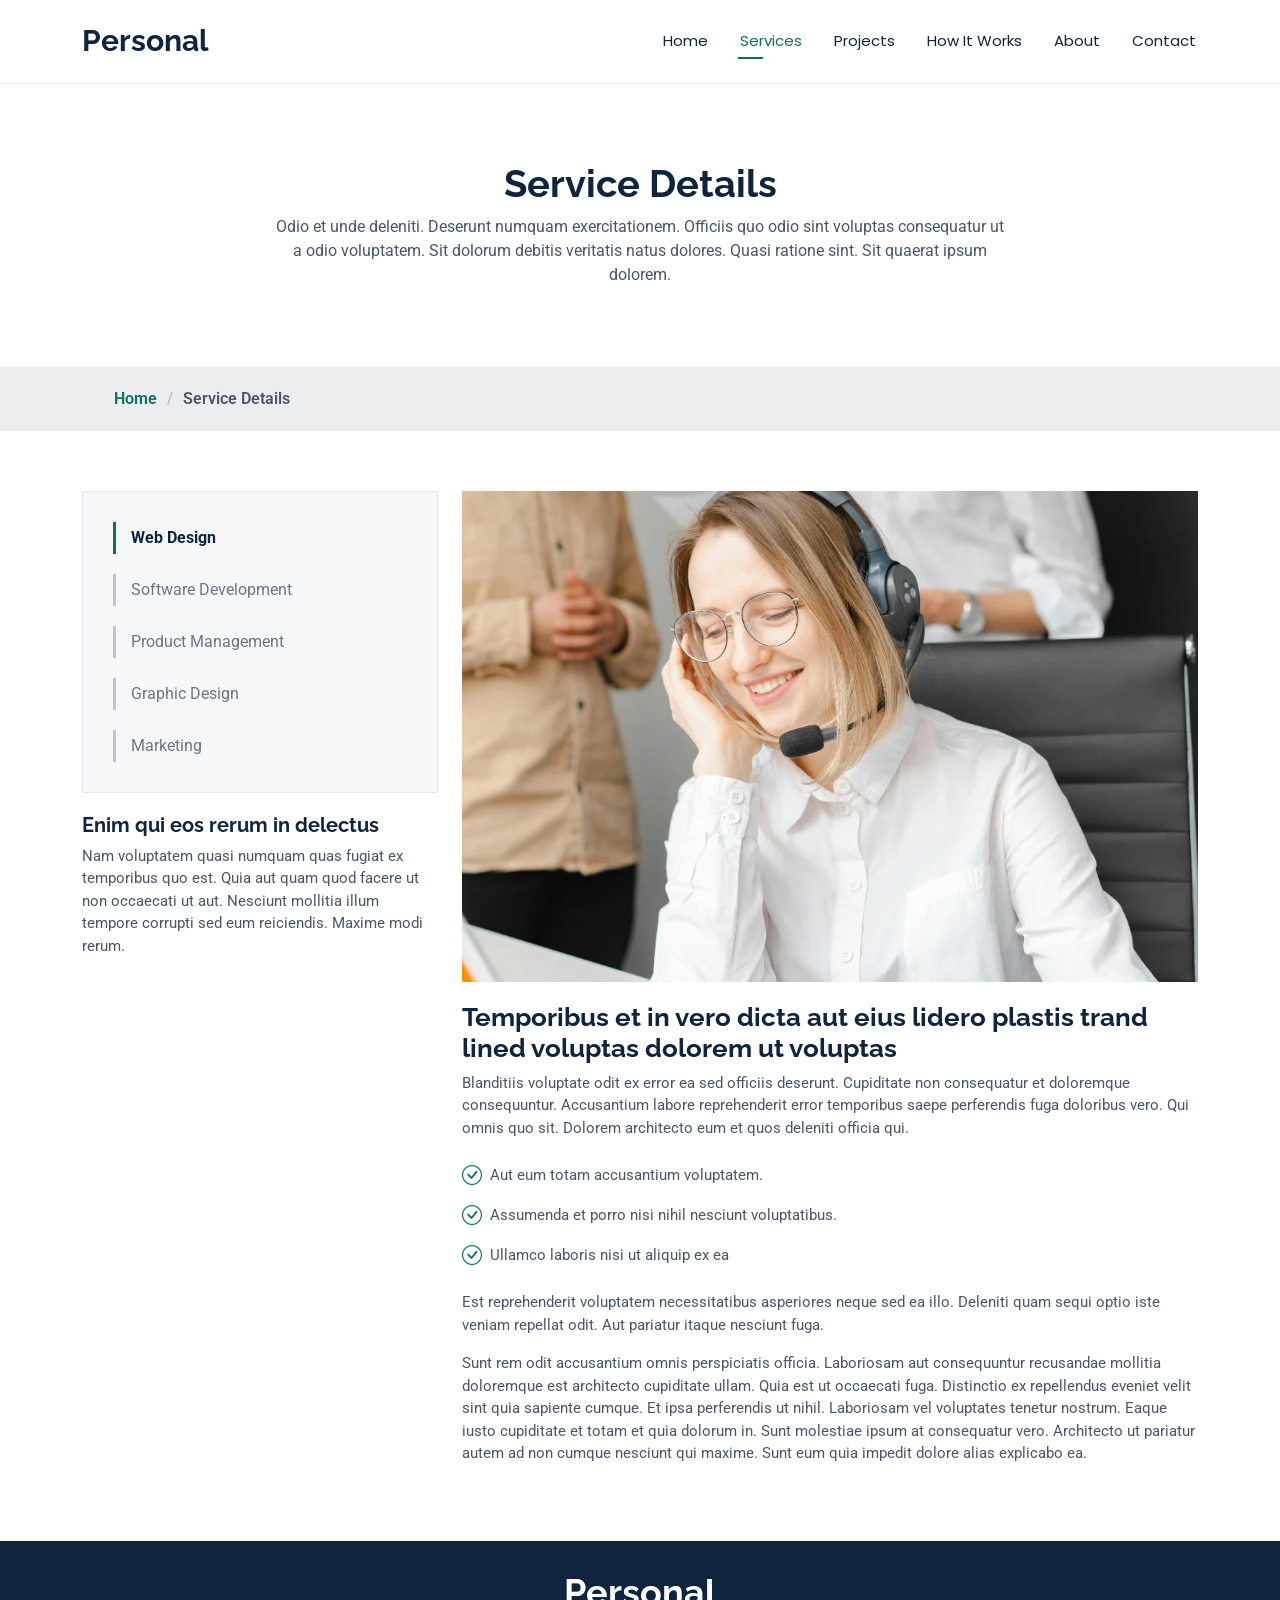
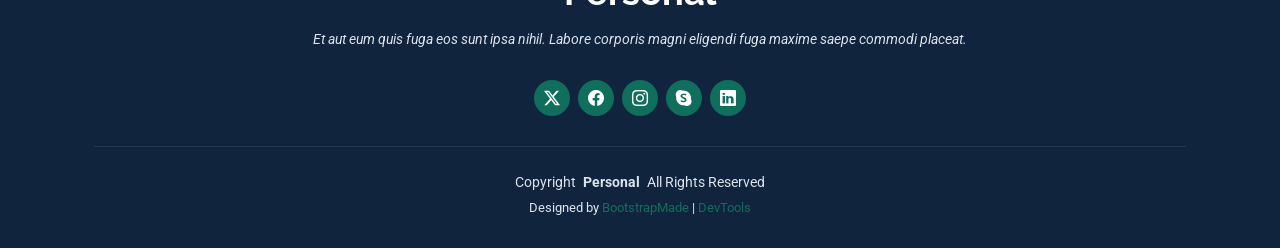
<file: service-details.html>
<!DOCTYPE html>
<html lang="en">

<head>
  <meta charset="utf-8">
  <meta content="width=device-width, initial-scale=1.0" name="viewport">
  <title>Service Details - Personal Bootstrap Template</title>
  <meta name="description" content="">
  <meta name="keywords" content="">

  <!-- Favicons -->
  <link href="assets/img/favicon.png" rel="icon">
  <link href="assets/img/apple-touch-icon.png" rel="apple-touch-icon">

  <!-- Fonts -->
  <link href="https://fonts.googleapis.com" rel="preconnect">
  <link href="https://fonts.gstatic.com" rel="preconnect" crossorigin>
  <link href="https://fonts.googleapis.com/css2?family=Roboto:ital,wght@0,100;0,300;0,400;0,500;0,700;0,900;1,100;1,300;1,400;1,500;1,700;1,900&family=Poppins:ital,wght@0,100;0,200;0,300;0,400;0,500;0,600;0,700;0,800;0,900;1,100;1,200;1,300;1,400;1,500;1,600;1,700;1,800;1,900&family=Raleway:ital,wght@0,100;0,200;0,300;0,400;0,500;0,600;0,700;0,800;0,900;1,100;1,200;1,300;1,400;1,500;1,600;1,700;1,800;1,900&display=swap" rel="stylesheet">

  <!-- Vendor CSS Files -->
  <link href="assets/vendor/bootstrap/css/bootstrap.min.css" rel="stylesheet">
  <link href="assets/vendor/bootstrap-icons/bootstrap-icons.css" rel="stylesheet">
  <link href="assets/vendor/aos/aos.css" rel="stylesheet">
  <link href="assets/vendor/swiper/swiper-bundle.min.css" rel="stylesheet">
  <link href="assets/vendor/glightbox/css/glightbox.min.css" rel="stylesheet">

  <!-- Main CSS File -->
  <link href="assets/css/main.css" rel="stylesheet">
  <link href="assets/css/business-theme.css" rel="stylesheet">

  <!-- =======================================================
  * Template Name: Personal
  * Template URL: https://bootstrapmade.com/personal-free-resume-bootstrap-template/
  * Updated: Mar 05 2025 with Bootstrap v5.3.3
  * Author: BootstrapMade.com
  * License: https://bootstrapmade.com/license/
  ======================================================== -->
</head>

<body class="service-details-page">

  <header id="header" class="header d-flex align-items-center fixed-top">
    <div class="container-fluid container-xl position-relative d-flex align-items-center justify-content-between">

      <a href="index.html" class="logo d-flex align-items-center">
        <!-- Uncomment the line below if you also wish to use an image logo -->
        <!-- <img src="assets/img/logo.webp" alt=""> -->
        <h1 class="sitename">Personal</h1>
      </a>

            <nav id="navmenu" class="navmenu">
        <ul>
          <li><a href="index.html">Home</a></li>
          <li><a href="services.html" class="active">Services</a></li>
          <li><a href="portfolio.html">Projects</a></li>
          <li><a href="index.html#how-it-works">How It Works</a></li>
          <li><a href="about.html">About</a></li>
          <li><a href="contact.html">Contact</a></li>
        </ul>

        <i class="mobile-nav-toggle d-xl-none bi bi-list"></i>
      </nav>

    </div>
  </header>

  <main class="main">

    <!-- Page Title -->
    <div class="page-title" data-aos="fade">
      <div class="heading">
        <div class="container">
          <div class="row d-flex justify-content-center text-center">
            <div class="col-lg-8">
              <h1>Service Details</h1>
              <p class="mb-0">Odio et unde deleniti. Deserunt numquam exercitationem. Officiis quo odio sint voluptas consequatur ut a odio voluptatem. Sit dolorum debitis veritatis natus dolores. Quasi ratione sint. Sit quaerat ipsum dolorem.</p>
            </div>
          </div>
        </div>
      </div>
      <nav class="breadcrumbs">
        <div class="container">
          <ol>
            <li><a href="index.html">Home</a></li>
            <li class="current">Service Details</li>
          </ol>
        </div>
      </nav>
    </div><!-- End Page Title -->

    <!-- Service Details Section -->
    <section id="service-details" class="service-details section">

      <div class="container">

        <div class="row gy-4">

          <div class="col-lg-4" data-aos="fade-up" data-aos-delay="100">
            <div class="services-list">
              <a href="#" class="active">Web Design</a>
              <a href="#">Software Development</a>
              <a href="#">Product Management</a>
              <a href="#">Graphic Design</a>
              <a href="#">Marketing</a>
            </div>

            <h4>Enim qui eos rerum in delectus</h4>
            <p>Nam voluptatem quasi numquam quas fugiat ex temporibus quo est. Quia aut quam quod facere ut non occaecati ut aut. Nesciunt mollitia illum tempore corrupti sed eum reiciendis. Maxime modi rerum.</p>
          </div>

          <div class="col-lg-8" data-aos="fade-up" data-aos-delay="200">
            <img src="assets/img/services/services-4.webp" alt="" class="img-fluid services-img">
            <h3>Temporibus et in vero dicta aut eius lidero plastis trand lined voluptas dolorem ut voluptas</h3>
            <p>
              Blanditiis voluptate odit ex error ea sed officiis deserunt. Cupiditate non consequatur et doloremque consequuntur. Accusantium labore reprehenderit error temporibus saepe perferendis fuga doloribus vero. Qui omnis quo sit. Dolorem architecto eum et quos deleniti officia qui.
            </p>
            <ul>
              <li><i class="bi bi-check-circle"></i> <span>Aut eum totam accusantium voluptatem.</span></li>
              <li><i class="bi bi-check-circle"></i> <span>Assumenda et porro nisi nihil nesciunt voluptatibus.</span></li>
              <li><i class="bi bi-check-circle"></i> <span>Ullamco laboris nisi ut aliquip ex ea</span></li>
            </ul>
            <p>
              Est reprehenderit voluptatem necessitatibus asperiores neque sed ea illo. Deleniti quam sequi optio iste veniam repellat odit. Aut pariatur itaque nesciunt fuga.
            </p>
            <p>
              Sunt rem odit accusantium omnis perspiciatis officia. Laboriosam aut consequuntur recusandae mollitia doloremque est architecto cupiditate ullam. Quia est ut occaecati fuga. Distinctio ex repellendus eveniet velit sint quia sapiente cumque. Et ipsa perferendis ut nihil. Laboriosam vel voluptates tenetur nostrum. Eaque iusto cupiditate et totam et quia dolorum in. Sunt molestiae ipsum at consequatur vero. Architecto ut pariatur autem ad non cumque nesciunt qui maxime. Sunt eum quia impedit dolore alias explicabo ea.
            </p>
          </div>

        </div>

      </div>

    </section><!-- /Service Details Section -->

  </main>

  <footer id="footer" class="footer dark-background">
    <div class="container">
      <h3 class="sitename">Personal</h3>
      <p>Et aut eum quis fuga eos sunt ipsa nihil. Labore corporis magni eligendi fuga maxime saepe commodi placeat.</p>
      <div class="social-links d-flex justify-content-center">
        <a href=""><i class="bi bi-twitter-x"></i></a>
        <a href=""><i class="bi bi-facebook"></i></a>
        <a href=""><i class="bi bi-instagram"></i></a>
        <a href=""><i class="bi bi-skype"></i></a>
        <a href=""><i class="bi bi-linkedin"></i></a>
      </div>
      <div class="container">
        <div class="copyright">
          <span>Copyright</span> <strong class="px-1 sitename">Personal</strong> <span>All Rights Reserved</span>
        </div>
        <div class="credits">
          <!-- All the links in the footer should remain intact. -->
          <!-- You can delete the links only if you've purchased the pro version. -->
          <!-- Licensing information: https://bootstrapmade.com/license/ -->
          <!-- Purchase the pro version with working PHP/AJAX contact form: [buy-url] -->
          Designed by <a href="https://bootstrapmade.com/">BootstrapMade</a> | <a href="https://bootstrapmade.com/tools/">DevTools</a>
        </div>
      </div>
    </div>
  </footer>

  <!-- Scroll Top -->
  <a href="#" id="scroll-top" class="scroll-top d-flex align-items-center justify-content-center"><i class="bi bi-arrow-up-short"></i></a>

  <!-- Preloader -->
  <div id="preloader"></div>

  <!-- Vendor JS Files -->
  <script src="assets/vendor/bootstrap/js/bootstrap.bundle.min.js"></script>
  <script src="assets/vendor/php-email-form/validate.js"></script>
  <script src="assets/vendor/aos/aos.js"></script>
  <script src="assets/vendor/typed.js/typed.umd.js"></script>
  <script src="assets/vendor/purecounter/purecounter_vanilla.js"></script>
  <script src="assets/vendor/waypoints/noframework.waypoints.js"></script>
  <script src="assets/vendor/swiper/swiper-bundle.min.js"></script>
  <script src="assets/vendor/glightbox/js/glightbox.min.js"></script>
  <script src="assets/vendor/imagesloaded/imagesloaded.pkgd.min.js"></script>
  <script src="assets/vendor/isotope-layout/isotope.pkgd.min.js"></script>

  <!-- Main JS File -->
  <script src="assets/js/main.js"></script>

</body>

</html>
</file>
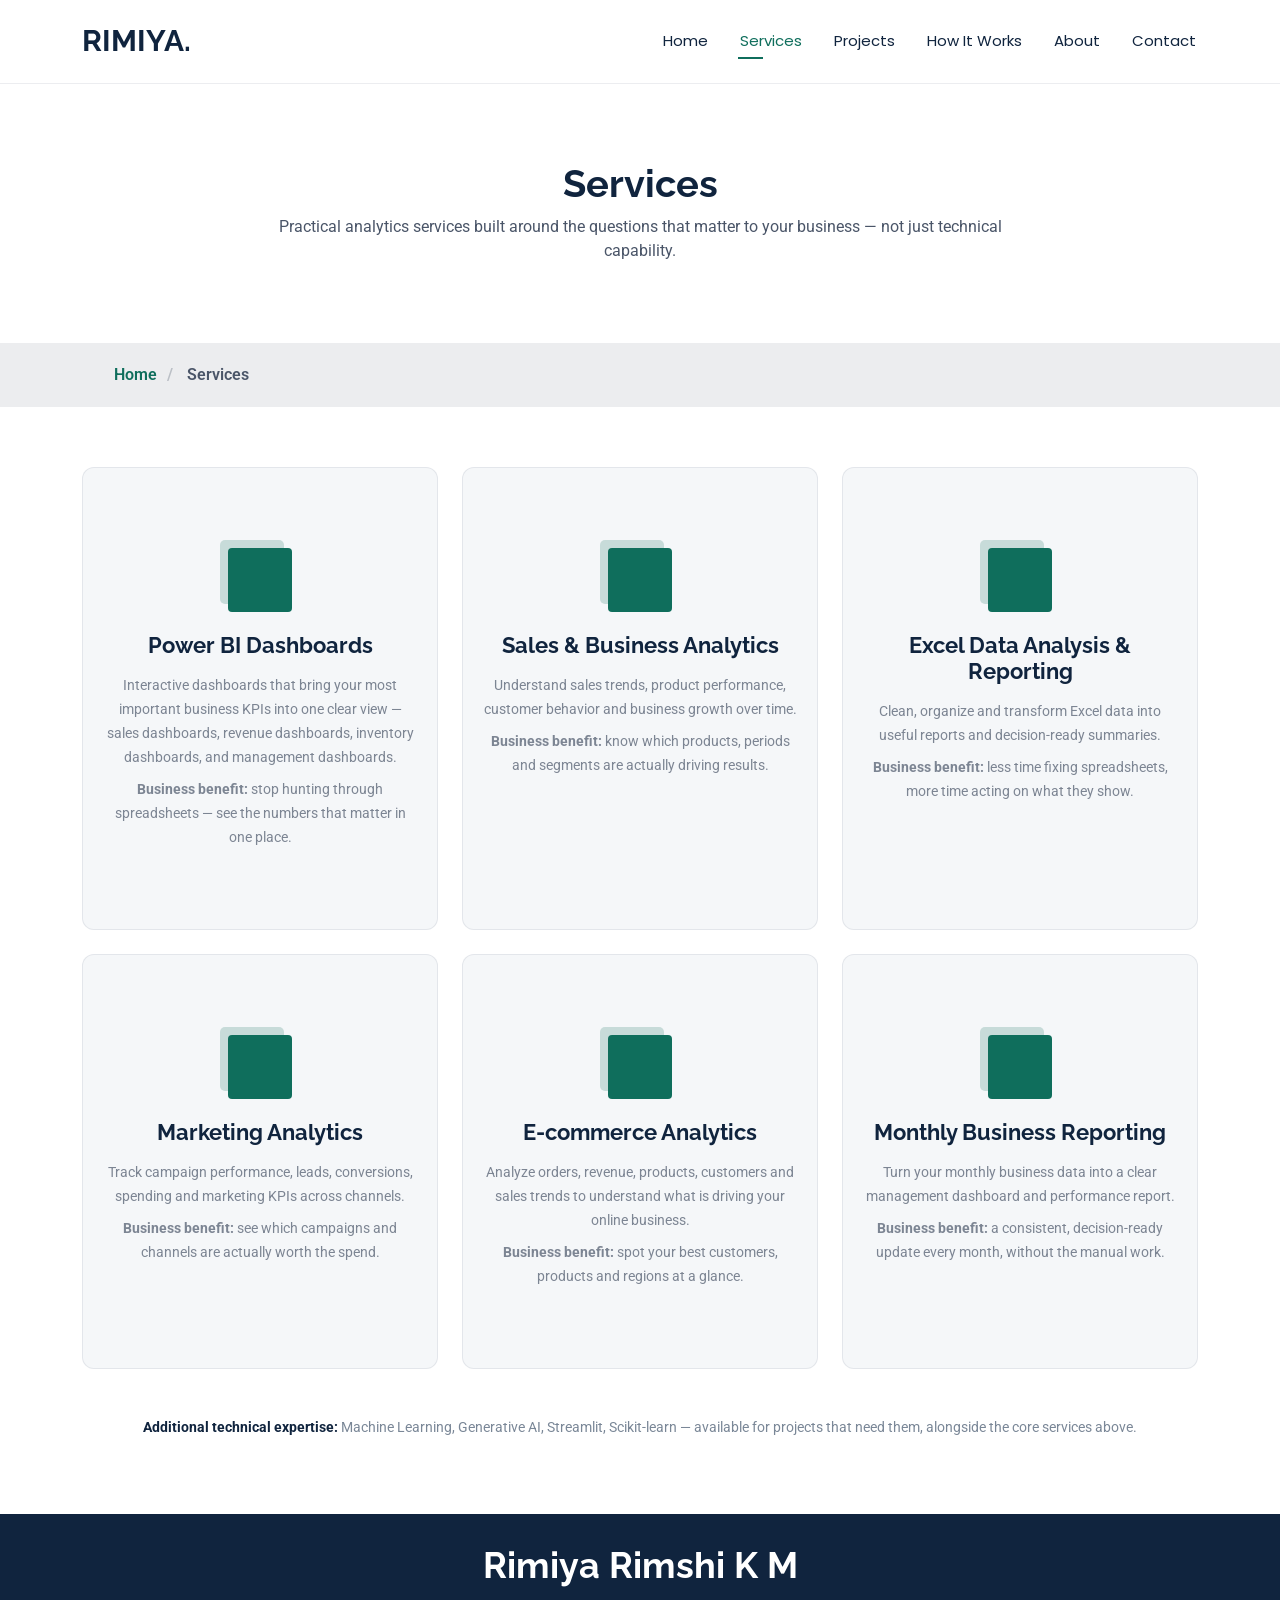
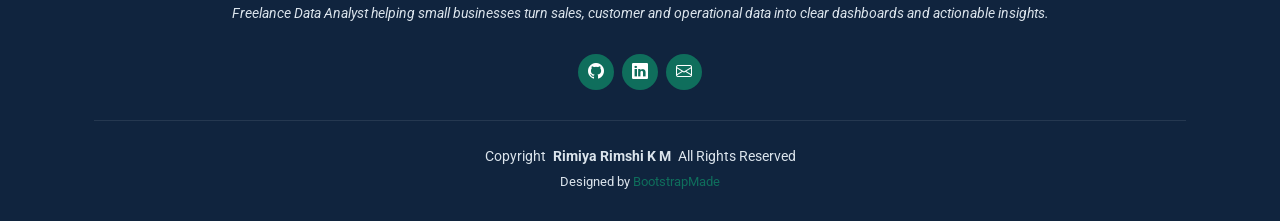
<file: services.html>
<!DOCTYPE html>
<html lang="en">

<head>
  <meta charset="utf-8">
  <meta content="width=device-width, initial-scale=1.0" name="viewport">

  <title>Services | Rimiya Rimshi K M | Freelance Data Analyst</title>

  <meta name="description"
    content="Power BI dashboards, Excel reporting, sales analytics, marketing analytics and monthly business reporting for small and medium businesses in Kannur, Kerala and remote clients.">
  <meta name="keywords"
    content="Power BI Freelancer Kerala, Excel Data Analysis, Business Analytics, Sales Analytics, Marketing Analytics, E-commerce Analytics, Dashboard Development, Data Analyst Kannur">

  <!-- Favicons -->
  <link href="assets/img/favicon.png" rel="icon">
  <link href="assets/img/apple-touch-icon.png" rel="apple-touch-icon">

  <!-- Fonts -->
  <link href="https://fonts.googleapis.com" rel="preconnect">
  <link href="https://fonts.gstatic.com" rel="preconnect" crossorigin>
  <link
    href="https://fonts.googleapis.com/css2?family=Roboto:ital,wght@0,100;0,300;0,400;0,500;0,700;0,900;1,100;1,300;1,400;1,500;1,700;1,900&family=Poppins:ital,wght@0,100;0,200;0,300;0,400;0,500;0,600;0,700;0,800;0,900;1,100;1,200;1,300;1,400;1,500;1,600;1,700;1,800;1,900&family=Raleway:ital,wght@0,100;0,200;0,300;0,400;0,500;0,600;0,700;0,800;0,900;1,100;1,300;1,400;1,500;1,600;1,700;1,800;1,900&display=swap"
    rel="stylesheet">

  <!-- Vendor CSS Files -->
  <link href="assets/vendor/bootstrap/css/bootstrap.min.css" rel="stylesheet">
  <link href="assets/vendor/bootstrap-icons/bootstrap-icons.css" rel="stylesheet">
  <link href="assets/vendor/aos/aos.css" rel="stylesheet">
  <link href="assets/vendor/swiper/swiper-bundle.min.css" rel="stylesheet">
  <link href="assets/vendor/glightbox/css/glightbox.min.css" rel="stylesheet">

  <!-- Main CSS File -->
  <link href="assets/css/main.css" rel="stylesheet">
  <link href="assets/css/business-theme.css" rel="stylesheet">

  <!-- =======================================================
  * Template Name: Personal
  * Template URL: https://bootstrapmade.com/personal-free-resume-bootstrap-template/
  * Updated: Mar 05 2025 with Bootstrap v5.3.3
  * Author: BootstrapMade.com
  * License: https://bootstrapmade.com/license/
  ======================================================== -->

</head>

<body class="services-page">

  <!-- Header -->
  <header id="header" class="header d-flex align-items-center fixed-top">

    <div class="container-fluid container-xl position-relative d-flex align-items-center justify-content-between">

      <!-- Logo -->
      <a href="index.html" class="logo d-flex align-items-center">
        <h1 class="sitename">RIMIYA.</h1>
      </a>

      <!-- Navigation -->
            <nav id="navmenu" class="navmenu">
        <ul>
          <li><a href="index.html">Home</a></li>
          <li><a href="services.html" class="active">Services</a></li>
          <li><a href="portfolio.html">Projects</a></li>
          <li><a href="index.html#how-it-works">How It Works</a></li>
          <li><a href="about.html">About</a></li>
          <li><a href="contact.html">Contact</a></li>
        </ul>

        <i class="mobile-nav-toggle d-xl-none bi bi-list"></i>
      </nav>

    </div>

  </header>


  <main class="main">

    <!-- Page Title -->
    <div class="page-title" data-aos="fade">

      <div class="heading">

        <div class="container">

          <div class="row d-flex justify-content-center text-center">

            <div class="col-lg-8">

              <h1>Services</h1>

              <p class="mb-0">
                Practical analytics services built around the questions that
                matter to your business — not just technical capability.
              </p>

            </div>

          </div>

        </div>

      </div>

      <nav class="breadcrumbs">

        <div class="container">

          <ol>

            <li>
              <a href="index.html">Home</a>
            </li>

            <li class="current">
              Services
            </li>

          </ol>

        </div>

      </nav>

    </div>
    <!-- End Page Title -->


    <!-- Analytics Capabilities Section -->
    <section id="services" class="services section">

      <div class="container">

        <div class="row gy-4">


          <!-- Power BI Dashboards -->
          <div class="col-lg-4 col-md-6" data-aos="fade-up" data-aos-delay="100">

            <div class="service-item position-relative">

              <div class="icon">
                <i class="bi bi-bar-chart-line"></i>
              </div>

              <h3>Power BI Dashboards</h3>

              <p>
                Interactive dashboards that bring your most important business
                KPIs into one clear view — sales dashboards, revenue dashboards,
                inventory dashboards, and management dashboards.
              </p>

              <p class="mt-2"><strong>Business benefit:</strong> stop hunting through spreadsheets — see the numbers that matter in one place.</p>

            </div>

          </div>
          <!-- End Service -->


          <!-- Sales & Business Analytics -->
          <div class="col-lg-4 col-md-6" data-aos="fade-up" data-aos-delay="200">

            <div class="service-item position-relative">

              <div class="icon">
                <i class="bi bi-graph-up-arrow"></i>
              </div>

              <h3>Sales &amp; Business Analytics</h3>

              <p>
                Understand sales trends, product performance, customer behavior
                and business growth over time.
              </p>

              <p class="mt-2"><strong>Business benefit:</strong> know which products, periods and segments are actually driving results.</p>

            </div>

          </div>
          <!-- End Service -->


          <!-- Excel Data Analysis & Reporting -->
          <div class="col-lg-4 col-md-6" data-aos="fade-up" data-aos-delay="300">

            <div class="service-item position-relative">

              <div class="icon">
                <i class="bi bi-file-earmark-spreadsheet"></i>
              </div>

              <h3>Excel Data Analysis &amp; Reporting</h3>

              <p>
                Clean, organize and transform Excel data into useful reports
                and decision-ready summaries.
              </p>

              <p class="mt-2"><strong>Business benefit:</strong> less time fixing spreadsheets, more time acting on what they show.</p>

            </div>

          </div>
          <!-- End Service -->


          <!-- Marketing Analytics -->
          <div class="col-lg-4 col-md-6" data-aos="fade-up" data-aos-delay="400">

            <div class="service-item position-relative">

              <div class="icon">
                <i class="bi bi-megaphone"></i>
              </div>

              <h3>Marketing Analytics</h3>

              <p>
                Track campaign performance, leads, conversions, spending and
                marketing KPIs across channels.
              </p>

              <p class="mt-2"><strong>Business benefit:</strong> see which campaigns and channels are actually worth the spend.</p>

            </div>

          </div>
          <!-- End Service -->


          <!-- E-commerce Analytics -->
          <div class="col-lg-4 col-md-6" data-aos="fade-up" data-aos-delay="500">

            <div class="service-item position-relative">

              <div class="icon">
                <i class="bi bi-cart-check"></i>
              </div>

              <h3>E-commerce Analytics</h3>

              <p>
                Analyze orders, revenue, products, customers and sales trends
                to understand what is driving your online business.
              </p>

              <p class="mt-2"><strong>Business benefit:</strong> spot your best customers, products and regions at a glance.</p>

            </div>

          </div>
          <!-- End Service -->


          <!-- Monthly Business Reporting -->
          <div class="col-lg-4 col-md-6" data-aos="fade-up" data-aos-delay="600">

            <div class="service-item position-relative">

              <div class="icon">
                <i class="bi bi-calendar-check"></i>
              </div>

              <h3>Monthly Business Reporting</h3>

              <p>
                Turn your monthly business data into a clear management
                dashboard and performance report.
              </p>

              <p class="mt-2"><strong>Business benefit:</strong> a consistent, decision-ready update every month, without the manual work.</p>

            </div>

          </div>
          <!-- End Service -->


        </div>

        <p class="text-center mt-5" style="color:#7a8797; font-size:14px;">
          <strong style="color:#10243e;">Additional technical expertise:</strong>
          Machine Learning, Generative AI, Streamlit, Scikit-learn — available for projects that need them, alongside the core services above.
        </p>

      </div>

    </section>
    <!-- /Services Section -->


  </main>


  <!-- Footer -->
  <footer id="footer" class="footer dark-background">

    <div class="container">

      <h3 class="sitename">Rimiya Rimshi K M</h3>

      <p>
        Freelance Data Analyst helping small businesses turn sales, customer
        and operational data into clear dashboards and actionable insights.
      </p>


      <!-- Social Links -->
      <div class="social-links d-flex justify-content-center">

        <a href="https://github.com/rimiya366"
           target="_blank"
           rel="noopener noreferrer"
           aria-label="GitHub">

          <i class="bi bi-github"></i>

        </a>


        <a href="https://www.linkedin.com/in/rimiya-rimshi-k-m"
           target="_blank"
           rel="noopener noreferrer"
           aria-label="LinkedIn">

          <i class="bi bi-linkedin"></i>

        </a>


        <a href="mailto:rimiyarimshi2022@gmail.com"
           aria-label="Email">

          <i class="bi bi-envelope"></i>

        </a>

      </div>


      <!-- Copyright -->
      <div class="container">

        <div class="copyright">

          <span>Copyright</span>

          <strong class="px-1 sitename">
            Rimiya Rimshi K M
          </strong>

          <span>All Rights Reserved</span>

        </div>


        <div class="credits">

          <!-- All the links in the footer should remain intact. -->
          <!-- You can delete the links only if you've purchased the pro version. -->
          <!-- Licensing information: https://bootstrapmade.com/license/ -->

          Designed by
          <a href="https://bootstrapmade.com/">
            BootstrapMade
          </a>

        </div>

      </div>

    </div>

  </footer>


  <!-- Scroll Top -->
  <a href="#"
     id="scroll-top"
     class="scroll-top d-flex align-items-center justify-content-center">

    <i class="bi bi-arrow-up-short"></i>

  </a>


  <!-- Preloader -->
  <div id="preloader"></div>


  <!-- Vendor JS Files -->
  <script src="assets/vendor/bootstrap/js/bootstrap.bundle.min.js"></script>

  <script src="assets/vendor/php-email-form/validate.js"></script>

  <script src="assets/vendor/aos/aos.js"></script>

  <script src="assets/vendor/typed.js/typed.umd.js"></script>

  <script src="assets/vendor/purecounter/purecounter_vanilla.js"></script>

  <script src="assets/vendor/waypoints/noframework.waypoints.js"></script>

  <script src="assets/vendor/swiper/swiper-bundle.min.js"></script>

  <script src="assets/vendor/glightbox/js/glightbox.min.js"></script>

  <script src="assets/vendor/imagesloaded/imagesloaded.pkgd.min.js"></script>

  <script src="assets/vendor/isotope-layout/isotope.pkgd.min.js"></script>


  <!-- Main JS File -->
  <script src="assets/js/main.js"></script>

</body>

</html>
</file>
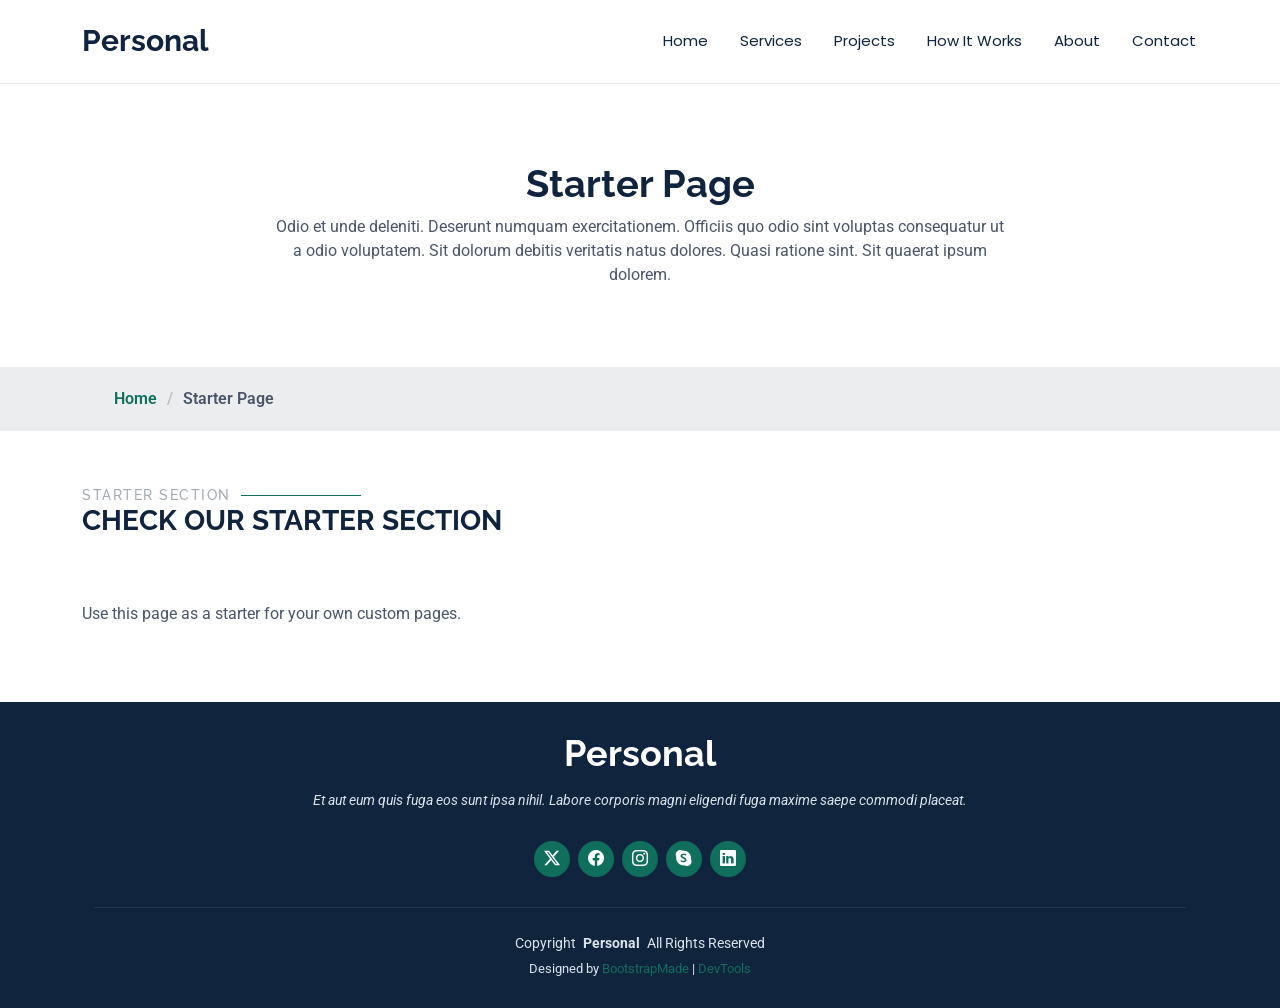
<file: starter-page.html>
<!DOCTYPE html>
<html lang="en">

<head>
  <meta charset="utf-8">
  <meta content="width=device-width, initial-scale=1.0" name="viewport">
  <title>Starter Page - Personal Bootstrap Template</title>
  <meta name="description" content="">
  <meta name="keywords" content="">

  <!-- Favicons -->
  <link href="assets/img/favicon.png" rel="icon">
  <link href="assets/img/apple-touch-icon.png" rel="apple-touch-icon">

  <!-- Fonts -->
  <link href="https://fonts.googleapis.com" rel="preconnect">
  <link href="https://fonts.gstatic.com" rel="preconnect" crossorigin>
  <link href="https://fonts.googleapis.com/css2?family=Roboto:ital,wght@0,100;0,300;0,400;0,500;0,700;0,900;1,100;1,300;1,400;1,500;1,700;1,900&family=Poppins:ital,wght@0,100;0,200;0,300;0,400;0,500;0,600;0,700;0,800;0,900;1,100;1,200;1,300;1,400;1,500;1,600;1,700;1,800;1,900&family=Raleway:ital,wght@0,100;0,200;0,300;0,400;0,500;0,600;0,700;0,800;0,900;1,100;1,200;1,300;1,400;1,500;1,600;1,700;1,800;1,900&display=swap" rel="stylesheet">

  <!-- Vendor CSS Files -->
  <link href="assets/vendor/bootstrap/css/bootstrap.min.css" rel="stylesheet">
  <link href="assets/vendor/bootstrap-icons/bootstrap-icons.css" rel="stylesheet">
  <link href="assets/vendor/aos/aos.css" rel="stylesheet">
  <link href="assets/vendor/swiper/swiper-bundle.min.css" rel="stylesheet">
  <link href="assets/vendor/glightbox/css/glightbox.min.css" rel="stylesheet">

  <!-- Main CSS File -->
  <link href="assets/css/main.css" rel="stylesheet">
  <link href="assets/css/business-theme.css" rel="stylesheet">

  <!-- =======================================================
  * Template Name: Personal
  * Template URL: https://bootstrapmade.com/personal-free-resume-bootstrap-template/
  * Updated: Mar 05 2025 with Bootstrap v5.3.3
  * Author: BootstrapMade.com
  * License: https://bootstrapmade.com/license/
  ======================================================== -->
</head>

<body class="starter-page-page">

  <header id="header" class="header d-flex align-items-center fixed-top">
    <div class="container-fluid container-xl position-relative d-flex align-items-center justify-content-between">

      <a href="index.html" class="logo d-flex align-items-center">
        <!-- Uncomment the line below if you also wish to use an image logo -->
        <!-- <img src="assets/img/logo.webp" alt=""> -->
        <h1 class="sitename">Personal</h1>
      </a>

            <nav id="navmenu" class="navmenu">
        <ul>
          <li><a href="index.html">Home</a></li>
          <li><a href="services.html">Services</a></li>
          <li><a href="portfolio.html">Projects</a></li>
          <li><a href="index.html#how-it-works">How It Works</a></li>
          <li><a href="about.html">About</a></li>
          <li><a href="contact.html">Contact</a></li>
        </ul>

        <i class="mobile-nav-toggle d-xl-none bi bi-list"></i>
      </nav>

    </div>
  </header>

  <main class="main">

    <!-- Page Title -->
    <div class="page-title" data-aos="fade">
      <div class="heading">
        <div class="container">
          <div class="row d-flex justify-content-center text-center">
            <div class="col-lg-8">
              <h1>Starter Page</h1>
              <p class="mb-0">Odio et unde deleniti. Deserunt numquam exercitationem. Officiis quo odio sint voluptas consequatur ut a odio voluptatem. Sit dolorum debitis veritatis natus dolores. Quasi ratione sint. Sit quaerat ipsum dolorem.</p>
            </div>
          </div>
        </div>
      </div>
      <nav class="breadcrumbs">
        <div class="container">
          <ol>
            <li><a href="index.html">Home</a></li>
            <li class="current">Starter Page</li>
          </ol>
        </div>
      </nav>
    </div><!-- End Page Title -->

    <!-- Starter Section Section -->
    <section id="starter-section" class="starter-section section">

      <!-- Section Title -->
      <div class="container section-title" data-aos="fade-up">
        <h2>Starter Section</h2>
        <div><span>Check Our</span> <span class="description-title">Starter Section</span></div>
      </div><!-- End Section Title -->

      <div class="container" data-aos="fade-up">
        <p>Use this page as a starter for your own custom pages.</p>
      </div>

    </section><!-- /Starter Section Section -->

  </main>

  <footer id="footer" class="footer dark-background">
    <div class="container">
      <h3 class="sitename">Personal</h3>
      <p>Et aut eum quis fuga eos sunt ipsa nihil. Labore corporis magni eligendi fuga maxime saepe commodi placeat.</p>
      <div class="social-links d-flex justify-content-center">
        <a href=""><i class="bi bi-twitter-x"></i></a>
        <a href=""><i class="bi bi-facebook"></i></a>
        <a href=""><i class="bi bi-instagram"></i></a>
        <a href=""><i class="bi bi-skype"></i></a>
        <a href=""><i class="bi bi-linkedin"></i></a>
      </div>
      <div class="container">
        <div class="copyright">
          <span>Copyright</span> <strong class="px-1 sitename">Personal</strong> <span>All Rights Reserved</span>
        </div>
        <div class="credits">
          <!-- All the links in the footer should remain intact. -->
          <!-- You can delete the links only if you've purchased the pro version. -->
          <!-- Licensing information: https://bootstrapmade.com/license/ -->
          <!-- Purchase the pro version with working PHP/AJAX contact form: [buy-url] -->
          Designed by <a href="https://bootstrapmade.com/">BootstrapMade</a> | <a href="https://bootstrapmade.com/tools/">DevTools</a>
        </div>
      </div>
    </div>
  </footer>

  <!-- Scroll Top -->
  <a href="#" id="scroll-top" class="scroll-top d-flex align-items-center justify-content-center"><i class="bi bi-arrow-up-short"></i></a>

  <!-- Preloader -->
  <div id="preloader"></div>

  <!-- Vendor JS Files -->
  <script src="assets/vendor/bootstrap/js/bootstrap.bundle.min.js"></script>
  <script src="assets/vendor/php-email-form/validate.js"></script>
  <script src="assets/vendor/aos/aos.js"></script>
  <script src="assets/vendor/typed.js/typed.umd.js"></script>
  <script src="assets/vendor/purecounter/purecounter_vanilla.js"></script>
  <script src="assets/vendor/waypoints/noframework.waypoints.js"></script>
  <script src="assets/vendor/swiper/swiper-bundle.min.js"></script>
  <script src="assets/vendor/glightbox/js/glightbox.min.js"></script>
  <script src="assets/vendor/imagesloaded/imagesloaded.pkgd.min.js"></script>
  <script src="assets/vendor/isotope-layout/isotope.pkgd.min.js"></script>

  <!-- Main JS File -->
  <script src="assets/js/main.js"></script>

</body>

</html>
</file>
<file: assets/css/business-theme.css>
/* =========================================================
   RIMIYA RIMSHI K M — FREELANCE DATA ANALYTICS BUSINESS THEME
   Professional, minimal, light palette overriding the
   template's default color variables. Loaded after main.css.
========================================================== */

:root {
  --background-color: #ffffff;
  --default-color: #4a5568;
  --heading-color: #10243e;
  --accent-color: #0f6e5c;
  --surface-color: #f5f7f9;
  --contrast-color: #ffffff;
}

:root {
  --nav-color: #10243e;
  --nav-hover-color: #0f6e5c;
  --nav-mobile-background-color: #ffffff;
  --nav-dropdown-background-color: #ffffff;
  --nav-dropdown-color: #10243e;
  --nav-dropdown-hover-color: #0f6e5c;
}

.light-background {
  --background-color: #f5f7f9;
  --surface-color: #ffffff;
}

.dark-background {
  --background-color: #10243e;
  --default-color: #dbe4ec;
  --heading-color: #ffffff;
  --surface-color: #16324f;
  --contrast-color: #ffffff;
}

/* Header */
.header {
  background-color: #ffffff !important;
  box-shadow: 0 1px 0 rgba(16, 36, 62, 0.08);
}

.scrolled #header {
  box-shadow: 0 2px 12px rgba(16, 36, 62, 0.08);
}

/* Buttons / accents that used the old bright green */
.btn-get-started,
.contact-email-button,
.contact-cta-button {
  background-color: #0f6e5c !important;
  color: #ffffff !important;
  border-color: #0f6e5c !important;
}

.btn-get-started:hover,
.contact-email-button:hover,
.contact-cta-button:hover {
  background-color: #0c5a4b !important;
  border-color: #0c5a4b !important;
}

/* Subtle card borders for a clean, organized feel */
.service-item,
.contact-info-card,
.info-card {
  border: 1px solid rgba(16, 36, 62, 0.08);
}
</file>
<file: assets/css/main.css>
/**
* Template Name: Personal
* Template URL: https://bootstrapmade.com/personal-free-resume-bootstrap-template/
* Updated: Mar 05 2025 with Bootstrap v5.3.3
* Author: BootstrapMade.com
* License: https://bootstrapmade.com/license/
*/

/*--------------------------------------------------------------
# Font & Color Variables
# Help: https://bootstrapmade.com/color-system/
--------------------------------------------------------------*/
/* Fonts */
:root {
  --default-font: "Roboto",  system-ui, -apple-system, "Segoe UI", Roboto, "Helvetica Neue", Arial, "Noto Sans", "Liberation Sans", sans-serif, "Apple Color Emoji", "Segoe UI Emoji", "Segoe UI Symbol", "Noto Color Emoji";
  --heading-font: "Raleway",  sans-serif;
  --nav-font: "Poppins",  sans-serif;
}

/* Global Colors - The following color variables are used throughout the website. Updating them here will change the color scheme of the entire website */
:root { 
  --background-color: #000000; /* Background color for the entire website, including individual sections */
  --default-color: #fafafa; /* Default color used for the majority of the text content across the entire website */
  --heading-color: #ffffff; /* Color for headings, subheadings and title throughout the website */
  --accent-color: #18d26e; /* Accent color that represents your brand on the website. It's used for buttons, links, and other elements that need to stand out */
  --surface-color: #1a1a1a; /* The surface color is used as a background of boxed elements within sections, such as cards, icon boxes, or other elements that require a visual separation from the global background. */
  --contrast-color: #000000; /* Contrast color for text, ensuring readability against backgrounds of accent, heading, or default colors. */
}

/* Nav Menu Colors - The following color variables are used specifically for the navigation menu. They are separate from the global colors to allow for more customization options */
:root {
  --nav-color: #fafafa;  /* The default color of the main navmenu links */
  --nav-hover-color: #18d26e; /* Applied to main navmenu links when they are hovered over or active */
  --nav-mobile-background-color: #1a1a1a; /* Used as the background color for mobile navigation menu */
  --nav-dropdown-background-color: #1a1a1a; /* Used as the background color for dropdown items that appear when hovering over primary navigation items */
  --nav-dropdown-color: #fafafa; /* Used for navigation links of the dropdown items in the navigation menu. */
  --nav-dropdown-hover-color: #18d26e; /* Similar to --nav-hover-color, this color is applied to dropdown navigation links when they are hovered over. */
}

/* Color Presets - These classes override global colors when applied to any section or element, providing reuse of the sam color scheme. */

.light-background {
  --background-color: #1a1a1a;
  --surface-color: #343434;
}

.dark-background {
  --background-color: rgba(15, 15, 15, 0.975);
  --default-color: #ffffff;
  --heading-color: #ffffff;
  --surface-color: #292929f9;
  --contrast-color: #000000;
}

/* Smooth scroll */
:root {
  scroll-behavior: smooth;
}

/*--------------------------------------------------------------
# General Styling & Shared Classes
--------------------------------------------------------------*/
body {
  color: var(--default-color);
  background-color: var(--background-color);
  font-family: var(--default-font);
}

a {
  color: var(--accent-color);
  text-decoration: none;
  transition: 0.3s;
}

a:hover {
  color: color-mix(in srgb, var(--accent-color), transparent 25%);
  text-decoration: none;
}

h1,
h2,
h3,
h4,
h5,
h6 {
  color: var(--heading-color);
  font-family: var(--heading-font);
}

/* PHP Email Form Messages
------------------------------*/
.php-email-form .error-message {
  display: none;
  background: #df1529;
  color: #ffffff;
  text-align: left;
  padding: 15px;
  margin-bottom: 24px;
  font-weight: 600;
}

.php-email-form .sent-message {
  display: none;
  color: #ffffff;
  background: #059652;
  text-align: center;
  padding: 15px;
  margin-bottom: 24px;
  font-weight: 600;
}

.php-email-form .loading {
  display: none;
  background: var(--surface-color);
  text-align: center;
  padding: 15px;
  margin-bottom: 24px;
}

.php-email-form .loading:before {
  content: "";
  display: inline-block;
  border-radius: 50%;
  width: 24px;
  height: 24px;
  margin: 0 10px -6px 0;
  border: 3px solid var(--accent-color);
  border-top-color: var(--surface-color);
  animation: php-email-form-loading 1s linear infinite;
}

@keyframes php-email-form-loading {
  0% {
    transform: rotate(0deg);
  }

  100% {
    transform: rotate(360deg);
  }
}

/*--------------------------------------------------------------
# Global Header
--------------------------------------------------------------*/
.header {
  --background-color: rgba(0, 0, 0, 0);
  color: var(--default-color);
  background-color: var(--background-color);
  padding: 15px 0;
  transition: all 0.5s;
  z-index: 997;
}

.header .logo {
  line-height: 1;
}

.header .logo img {
  max-height: 32px;
  margin-right: 8px;
}

.header .logo h1 {
  font-size: 30px;
  margin: 0;
  font-weight: 700;
  color: var(--heading-color);
}

.scrolled .header {
  box-shadow: 0px 0 18px rgba(0, 0, 0, 0.1);
}

/* Global Header on Scroll
------------------------------*/
.scrolled .header {
  --background-color: rgba(0, 0, 0, 0.8);
}

/*--------------------------------------------------------------
# Navigation Menu
--------------------------------------------------------------*/
/* Desktop Navigation */
@media (min-width: 1200px) {
  .navmenu {
    padding: 0;
  }

  .navmenu ul {
    margin: 0;
    padding: 0;
    display: flex;
    list-style: none;
    align-items: center;
  }

  .navmenu li {
    position: relative;
  }

  .navmenu>ul>li {
    white-space: nowrap;
    padding: 15px 14px;
  }

  .navmenu>ul>li:last-child {
    padding-right: 0;
  }

  .navmenu a,
  .navmenu a:focus {
    color: var(--nav-color);
    font-size: 15px;
    padding: 0 2px;
    font-family: var(--nav-font);
    font-weight: 400;
    display: flex;
    align-items: center;
    justify-content: space-between;
    white-space: nowrap;
    transition: 0.3s;
    position: relative;
  }

  .navmenu a i,
  .navmenu a:focus i {
    font-size: 12px;
    line-height: 0;
    margin-left: 5px;
    transition: 0.3s;
  }

  .navmenu>ul>li>a:before {
    content: "";
    position: absolute;
    height: 2px;
    bottom: -6px;
    left: 0;
    background-color: var(--nav-hover-color);
    visibility: hidden;
    width: 0px;
    transition: all 0.3s ease-in-out 0s;
  }

  .navmenu a:hover:before,
  .navmenu li:hover>a:before,
  .navmenu .active:before {
    visibility: visible;
    width: 25px;
  }

  .navmenu li:hover>a,
  .navmenu .active,
  .navmenu .active:focus {
    color: var(--nav-hover-color);
  }

  .navmenu .dropdown ul {
    margin: 0;
    padding: 10px 0;
    background: var(--nav-dropdown-background-color);
    display: block;
    position: absolute;
    visibility: hidden;
    left: 14px;
    top: 130%;
    opacity: 0;
    transition: 0.3s;
    border-radius: 4px;
    z-index: 99;
    box-shadow: 0px 0px 30px rgba(0, 0, 0, 0.1);
  }

  .navmenu .dropdown ul li {
    min-width: 200px;
  }

  .navmenu .dropdown ul a {
    padding: 10px 20px;
    font-size: 15px;
    text-transform: none;
    color: var(--nav-dropdown-color);
  }

  .navmenu .dropdown ul a i {
    font-size: 12px;
  }

  .navmenu .dropdown ul a:hover,
  .navmenu .dropdown ul .active:hover,
  .navmenu .dropdown ul li:hover>a {
    color: var(--nav-dropdown-hover-color);
  }

  .navmenu .dropdown:hover>ul {
    opacity: 1;
    top: 100%;
    visibility: visible;
  }

  .navmenu .dropdown .dropdown ul {
    top: 0;
    left: -90%;
    visibility: hidden;
  }

  .navmenu .dropdown .dropdown:hover>ul {
    opacity: 1;
    top: 0;
    left: -100%;
    visibility: visible;
  }
}

/* Mobile Navigation */
@media (max-width: 1199px) {
  .mobile-nav-toggle {
    color: var(--nav-color);
    font-size: 28px;
    line-height: 0;
    margin-right: 10px;
    cursor: pointer;
    transition: color 0.3s;
  }

  .navmenu {
    padding: 0;
    z-index: 9997;
  }

  .navmenu ul {
    display: none;
    list-style: none;
    position: absolute;
    inset: 60px 20px 20px 20px;
    padding: 10px 0;
    margin: 0;
    border-radius: 6px;
    background-color: var(--nav-mobile-background-color);
    border: 1px solid color-mix(in srgb, var(--default-color), transparent 90%);
    box-shadow: none;
    overflow-y: auto;
    transition: 0.3s;
    z-index: 9998;
  }

  .navmenu a,
  .navmenu a:focus {
    color: var(--nav-dropdown-color);
    padding: 10px 20px;
    font-family: var(--nav-font);
    font-size: 17px;
    font-weight: 500;
    display: flex;
    align-items: center;
    justify-content: space-between;
    white-space: nowrap;
    transition: 0.3s;
  }

  .navmenu a i,
  .navmenu a:focus i {
    font-size: 12px;
    line-height: 0;
    margin-left: 5px;
    width: 30px;
    height: 30px;
    display: flex;
    align-items: center;
    justify-content: center;
    border-radius: 50%;
    transition: 0.3s;
    background-color: color-mix(in srgb, var(--accent-color), transparent 90%);
  }

  .navmenu a i:hover,
  .navmenu a:focus i:hover {
    background-color: var(--accent-color);
    color: var(--contrast-color);
  }

  .navmenu a:hover,
  .navmenu .active,
  .navmenu .active:focus {
    color: var(--nav-dropdown-hover-color);
  }

  .navmenu .active i,
  .navmenu .active:focus i {
    background-color: var(--accent-color);
    color: var(--contrast-color);
    transform: rotate(180deg);
  }

  .navmenu .dropdown ul {
    position: static;
    display: none;
    z-index: 99;
    padding: 10px 0;
    margin: 10px 20px;
    background-color: var(--nav-dropdown-background-color);
    transition: all 0.5s ease-in-out;
  }

  .navmenu .dropdown ul ul {
    background-color: rgba(33, 37, 41, 0.1);
  }

  .navmenu .dropdown>.dropdown-active {
    display: block;
    background-color: rgba(33, 37, 41, 0.03);
  }

  .mobile-nav-active {
    overflow: hidden;
  }

  .mobile-nav-active .mobile-nav-toggle {
    color: #fff;
    position: absolute;
    font-size: 32px;
    top: 15px;
    right: 15px;
    margin-right: 0;
    z-index: 9999;
  }

  .mobile-nav-active .navmenu {
    position: fixed;
    overflow: hidden;
    inset: 0;
    background: rgba(33, 37, 41, 0.8);
    transition: 0.3s;
  }

  .mobile-nav-active .navmenu>ul {
    display: block;
  }
}

/*--------------------------------------------------------------
# Global Footer
--------------------------------------------------------------*/
.footer {
  color: var(--default-color);
  background-color: var(--background-color);
  font-size: 14px;
  text-align: center;
  padding: 30px 0;
  position: relative;
}

.footer h3 {
  font-size: 36px;
  font-weight: 700;
  position: relative;
  padding: 0;
  margin: 0 0 15px 0;
}

.footer p {
  font-size: 15;
  font-style: italic;
  padding: 0;
  margin: 0 0 30px 0;
}

.footer .social-links {
  margin: 0 0 30px 0;
}

.footer .social-links a {
  font-size: 16px;
  display: flex;
  align-items: center;
  justify-content: center;
  background: var(--accent-color);
  color: var(--contrast-color);
  line-height: 1;
  margin: 0 4px;
  border-radius: 50%;
  text-align: center;
  width: 36px;
  height: 36px;
  transition: 0.3s;
}

.footer .social-links a:hover {
  background: color-mix(in srgb, var(--accent-color), transparent 20%);
  text-decoration: none;
}

.footer .copyright {
  padding-top: 25px;
  border-top: 1px solid color-mix(in srgb, var(--default-color), transparent 90%);
}

.footer .credits {
  font-size: 13px;
  padding-top: 5px;
}

/*--------------------------------------------------------------
# Preloader
--------------------------------------------------------------*/
#preloader {
  position: fixed;
  inset: 0;
  z-index: 999999;
  overflow: hidden;
  background: var(--background-color);
  transition: all 0.6s ease-out;
}

#preloader:before {
  content: "";
  position: fixed;
  top: calc(50% - 30px);
  left: calc(50% - 30px);
  border: 6px solid #ffffff;
  border-color: var(--accent-color) transparent var(--accent-color) transparent;
  border-radius: 50%;
  width: 60px;
  height: 60px;
  animation: animate-preloader 1.5s linear infinite;
}

@keyframes animate-preloader {
  0% {
    transform: rotate(0deg);
  }

  100% {
    transform: rotate(360deg);
  }
}

/*--------------------------------------------------------------
# Scroll Top Button
--------------------------------------------------------------*/
.scroll-top {
  position: fixed;
  visibility: hidden;
  opacity: 0;
  right: 15px;
  bottom: -15px;
  z-index: 99999;
  background-color: var(--accent-color);
  width: 44px;
  height: 44px;
  border-radius: 50px;
  transition: all 0.4s;
}

.scroll-top i {
  font-size: 24px;
  color: var(--contrast-color);
  line-height: 0;
}

.scroll-top:hover {
  background-color: color-mix(in srgb, var(--accent-color), transparent 20%);
  color: var(--contrast-color);
}

.scroll-top.active {
  visibility: visible;
  opacity: 1;
  bottom: 15px;
}

/*--------------------------------------------------------------
# Disable aos animation delay on mobile devices
--------------------------------------------------------------*/
@media screen and (max-width: 768px) {
  [data-aos-delay] {
    transition-delay: 0 !important;
  }
}

/*--------------------------------------------------------------
# Global Page Titles & Breadcrumbs
--------------------------------------------------------------*/
.page-title {
  color: var(--default-color);
  background-color: var(--background-color);
  position: relative;
}

.page-title .heading {
  padding: 160px 0 80px 0;
  border-top: 1px solid color-mix(in srgb, var(--default-color), transparent 90%);
}

.page-title .heading h1 {
  font-size: 38px;
  font-weight: 700;
}

.page-title nav {
  background-color: color-mix(in srgb, var(--default-color), transparent 90%);
  padding: 20px 0;
}

.page-title nav ol {
  display: flex;
  flex-wrap: wrap;
  list-style: none;
  margin: 0;
  font-size: 16px;
  font-weight: 600;
}

.page-title nav ol li+li {
  padding-left: 10px;
}

.page-title nav ol li+li::before {
  content: "/";
  display: inline-block;
  padding-right: 10px;
  color: color-mix(in srgb, var(--default-color), transparent 70%);
}

/*--------------------------------------------------------------
# Global Sections
--------------------------------------------------------------*/
section,
.section {
  color: var(--default-color);
  background-color: var(--background-color);
  padding: 60px 0;
  scroll-margin-top: 100px;
  overflow: clip;
}

@media (max-width: 1199px) {

  section,
  .section {
    scroll-margin-top: 66px;
  }
}

/*--------------------------------------------------------------
# Global Section Titles
--------------------------------------------------------------*/
.section-title {
  padding-bottom: 60px;
  position: relative;
}

.section-title h2 {
  font-size: 14px;
  font-weight: 500;
  padding: 0;
  line-height: 1px;
  margin: 0;
  letter-spacing: 1.5px;
  text-transform: uppercase;
  color: color-mix(in srgb, var(--default-color), transparent 50%);
  position: relative;
}

.section-title h2::after {
  content: "";
  width: 120px;
  height: 1px;
  display: inline-block;
  background: var(--accent-color);
  margin: 4px 10px;
}

.section-title div {
  color: var(--heading-color);
  margin: 0;
  margin: 0;
  font-size: 28px;
  font-weight: 700;
  text-transform: uppercase;
  font-family: var(--heading-font);
}

/*--------------------------------------------------------------
# Hero Section
--------------------------------------------------------------*/
.hero {
  width: 100%;
  min-height: 100vh;
  position: relative;
  padding: 80px 0;
  display: flex;
  align-items: center;
  justify-content: center;
}

.hero img {
  position: absolute;
  inset: 0;
  display: block;
  width: 100%;
  height: 100%;
  object-fit: cover;
  z-index: 1;
}

.hero .container {
  position: relative;
  z-index: 3;
}

.hero h2 {
  margin: 0;
  font-size: 64px;
  font-weight: 700;
}

.hero p {
  margin: 5px 0 0 0;
  font-size: 26px;
}

.hero p span {
  letter-spacing: 1px;
  border-bottom: 2px solid var(--accent-color);
}

.hero .social-links {
  margin-top: 25px;
}

.hero .social-links a {
  background-color: color-mix(in srgb, var(--default-color), transparent 90%);
  color: var(--default-color);
  font-size: 14px;
  width: 40px;
  height: 40px;
  border-radius: 50px;
  display: inline-flex;
  align-items: center;
  justify-content: center;
  margin-right: 20px;
  transition: 0.3s;
}

.hero .social-links a:hover {
  background-color: var(--accent-color);
}

@media (max-width: 768px) {
  .hero h2 {
    font-size: 32px;
  }

  .hero p {
    font-size: 20px;
  }
}

/*--------------------------------------------------------------
# About Section
--------------------------------------------------------------*/
.about .content h2 {
  font-weight: 700;
  font-size: 24px;
}

.about .content ul {
  list-style: none;
  padding: 0;
}

.about .content ul li {
  margin-bottom: 20px;
  display: flex;
  align-items: center;
}

.about .content ul strong {
  margin-right: 10px;
}

.about .content ul i {
  font-size: 16px;
  margin-right: 5px;
  color: var(--accent-color);
  line-height: 0;
}

/*--------------------------------------------------------------
# Stats Section
--------------------------------------------------------------*/
.stats i {
  background-color: var(--surface-color);
  color: var(--accent-color);
  box-shadow: 0px 2px 25px rgba(0, 0, 0, 0.1);
  width: 54px;
  height: 54px;
  font-size: 24px;
  border-radius: 50px;
  border: 2px solid var(--background-color);
  display: inline-flex;
  align-items: center;
  justify-content: center;
  position: relative;
  z-index: 1;
}

.stats .stats-item {
  background-color: var(--surface-color);
  margin-top: -27px;
  padding: 30px 30px 25px 30px;
  width: 100%;
  position: relative;
  text-align: center;
  box-shadow: 0px 2px 35px rgba(0, 0, 0, 0.1);
  border-radius: 4px;
  z-index: 0;
}

.stats .stats-item span {
  font-size: 36px;
  display: block;
  font-weight: 700;
  color: color-mix(in srgb, var(--default-color), transparent 20%);
}

.stats .stats-item p {
  padding: 0;
  margin: 0;
  font-family: var(--heading-font);
  font-size: 16px;
}

/*--------------------------------------------------------------
# Skills Section
--------------------------------------------------------------*/
.skills .progress {
  height: 60px;
  display: block;
  background: none;
  border-radius: 0;
}

.skills .progress .skill {
  color: var(--heading-color);
  padding: 0;
  margin: 0 0 6px 0;
  text-transform: uppercase;
  display: block;
  font-weight: 600;
  font-family: var(--heading-font);
}

.skills .progress .skill .val {
  float: right;
  font-style: normal;
}

.skills .progress-bar-wrap {
  background: color-mix(in srgb, var(--default-color), transparent 90%);
  height: 10px;
}

.skills .progress-bar {
  width: 1px;
  height: 10px;
  transition: 0.9s;
  background-color: var(--accent-color);
}

/*--------------------------------------------------------------
# Interests Section
--------------------------------------------------------------*/
.interests .features-item {
  background-color: var(--surface-color);
  display: flex;
  align-items: center;
  padding: 20px;
  transition: 0.3s;
  border: 1px solid color-mix(in srgb, var(--default-color), transparent 90%);
  position: relative;
}

.interests .features-item i {
  font-size: 32px;
  padding-right: 10px;
  line-height: 0;
}

.interests .features-item h3 {
  font-weight: 700;
  margin: 0;
  padding: 0;
  line-height: 1;
  font-size: 16px;
}

.interests .features-item h3 a {
  color: var(--heading-color);
  transition: 0.3s;
}

.interests .features-item:hover {
  border-color: var(--accent-color);
}

.interests .features-item:hover h3 a {
  color: var(--accent-color);
}

/*--------------------------------------------------------------
# Testimonials Section
--------------------------------------------------------------*/
.testimonials .testimonials-carousel,
.testimonials .testimonials-slider {
  overflow: hidden;
}

.testimonials .testimonial-item {
  box-sizing: content-box;
  min-height: 320px;
}

.testimonials .testimonial-item .testimonial-img {
  width: 90px;
  border-radius: 50%;
  margin: -40px 0 0 40px;
  position: relative;
  z-index: 2;
  border: 6px solid var(--background-color);
}

.testimonials .testimonial-item h3 {
  font-size: 18px;
  font-weight: bold;
  margin: 10px 0 5px 45px;
}

.testimonials .testimonial-item h4 {
  font-size: 14px;
  color: color-mix(in srgb, var(--default-color), transparent 20%);
  margin: 0 0 0 45px;
}

.testimonials .testimonial-item .quote-icon-left,
.testimonials .testimonial-item .quote-icon-right {
  color: color-mix(in srgb, var(--accent-color), transparent 50%);
  font-size: 26px;
  line-height: 0;
}

.testimonials .testimonial-item .quote-icon-left {
  display: inline-block;
  left: -5px;
  position: relative;
}

.testimonials .testimonial-item .quote-icon-right {
  display: inline-block;
  right: -5px;
  position: relative;
  top: 10px;
  transform: scale(-1, -1);
}

.testimonials .testimonial-item p {
  font-style: italic;
  margin: 0 15px 0 15px;
  padding: 20px 20px 60px 20px;
  background: var(--surface-color);
  border-radius: 6px;
  position: relative;
  z-index: 1;
}

.testimonials .swiper-wrapper {
  height: auto;
}

.testimonials .swiper-pagination {
  margin-top: 20px;
  position: relative;
}

.testimonials .swiper-pagination .swiper-pagination-bullet {
  width: 12px;
  height: 12px;
  background-color: var(--background-color);
  opacity: 1;
  border: 1px solid var(--accent-color);
}

.testimonials .swiper-pagination .swiper-pagination-bullet-active {
  background-color: var(--accent-color);
}

/*--------------------------------------------------------------
# Resume Section
--------------------------------------------------------------*/
.resume .resume-title {
  color: var(--heading-color);
  font-size: 26px;
  font-weight: 700;
  margin-top: 20px;
  margin-bottom: 20px;
}

.resume .resume-item {
  padding: 0 0 20px 20px;
  margin-top: -2px;
  border-left: 2px solid var(--accent-color);
  position: relative;
}

.resume .resume-item h4 {
  line-height: 18px;
  font-size: 18px;
  font-weight: 600;
  text-transform: uppercase;
  color: color-mix(in srgb, var(--default-color), transparent 20%);
  margin-bottom: 10px;
}

.resume .resume-item h5 {
  font-size: 16px;
  padding: 5px 15px;
  display: inline-block;
  font-weight: 600;
  margin-bottom: 10px;
}

.resume .resume-item ul {
  padding-left: 20px;
}

.resume .resume-item ul li {
  padding-bottom: 10px;
}

.resume .resume-item:last-child {
  padding-bottom: 0;
}

.resume .resume-item::before {
  content: "";
  position: absolute;
  width: 16px;
  height: 16px;
  border-radius: 50px;
  left: -9px;
  top: 0;
  background: var(--background-color);
  border: 2px solid var(--accent-color);
}

/*--------------------------------------------------------------
# Services Section
--------------------------------------------------------------*/
.services .service-item {
  background-color: var(--surface-color);
  text-align: center;
  padding: 80px 20px;
  transition: all ease-in-out 0.3s;
  height: 100%;
}

.services .service-item .icon {
  margin: 0 auto;
  width: 64px;
  height: 64px;
  background: var(--accent-color);
  border-radius: 4px;
  display: flex;
  align-items: center;
  justify-content: center;
  margin-bottom: 20px;
  transition: 0.3s;
  transform-style: preserve-3d;
}

.services .service-item .icon i {
  color: var(--contrast-color);
  font-size: 28px;
  transition: ease-in-out 0.3s;
}

.services .service-item .icon::before {
  position: absolute;
  content: "";
  left: -8px;
  top: -8px;
  height: 100%;
  width: 100%;
  background: color-mix(in srgb, var(--accent-color), transparent 80%);
  border-radius: 5px;
  transition: all 0.3s ease-out 0s;
  transform: translateZ(-1px);
}

.services .service-item h3 {
  font-weight: 700;
  margin: 10px 0 15px 0;
  font-size: 22px;
}

.services .service-item p {
  line-height: 24px;
  font-size: 14px;
  margin-bottom: 0;
}

.services .service-item:hover {
  background: var(--accent-color);
  border-color: var(--accent-color);
}

.services .service-item:hover .icon {
  background: var(--surface-color);
}

.services .service-item:hover .icon i {
  color: var(--accent-color);
}

.services .service-item:hover .icon::before {
  background: color-mix(in srgb, var(--background-color), transparent 70%);
}

.services .service-item:hover h3,
.services .service-item:hover p {
  color: var(--contrast-color);
}

/*--------------------------------------------------------------
# Service Details Section
--------------------------------------------------------------*/
.service-details .services-list {
  background-color: var(--surface-color);
  padding: 10px 30px;
  border: 1px solid color-mix(in srgb, var(--default-color), transparent 90%);
  margin-bottom: 20px;
}

.service-details .services-list a {
  display: block;
  line-height: 1;
  padding: 8px 0 8px 15px;
  border-left: 3px solid color-mix(in srgb, var(--default-color), transparent 70%);
  margin: 20px 0;
  color: color-mix(in srgb, var(--default-color), transparent 20%);
  transition: 0.3s;
}

.service-details .services-list a.active {
  color: var(--heading-color);
  font-weight: 700;
  border-color: var(--accent-color);
}

.service-details .services-list a:hover {
  border-color: var(--accent-color);
}

.service-details .services-img {
  margin-bottom: 20px;
}

.service-details h3 {
  font-size: 26px;
  font-weight: 700;
}

.service-details h4 {
  font-size: 20px;
  font-weight: 700;
}

.service-details p {
  font-size: 15px;
}

.service-details ul {
  list-style: none;
  padding: 0;
  font-size: 15px;
}

.service-details ul li {
  padding: 5px 0;
  display: flex;
  align-items: center;
}

.service-details ul i {
  font-size: 20px;
  margin-right: 8px;
  color: var(--accent-color);
}

/*--------------------------------------------------------------
# Portfolio Section
--------------------------------------------------------------*/
.portfolio .portfolio-filters {
  padding: 0;
  margin: 0 auto 20px auto;
  list-style: none;
  text-align: center;
}

.portfolio .portfolio-filters li {
  cursor: pointer;
  display: inline-block;
  padding: 0;
  font-size: 18px;
  font-weight: 500;
  margin: 0 10px;
  line-height: 1;
  margin-bottom: 5px;
  transition: all 0.3s ease-in-out;
}

.portfolio .portfolio-filters li:hover,
.portfolio .portfolio-filters li.filter-active {
  color: var(--accent-color);
}

.portfolio .portfolio-filters li:first-child {
  margin-left: 0;
}

.portfolio .portfolio-filters li:last-child {
  margin-right: 0;
}

@media (max-width: 575px) {
  .portfolio .portfolio-filters li {
    font-size: 14px;
    margin: 0 5px;
  }
}

.portfolio .portfolio-content {
  position: relative;
  overflow: hidden;
}

.portfolio .portfolio-content img {
  transition: 0.3s;
}

.portfolio .portfolio-content .portfolio-info {
  opacity: 0;
  position: absolute;
  inset: 0;
  z-index: 3;
  transition: all ease-in-out 0.3s;
  background: rgba(0, 0, 0, 0.6);
  padding: 15px;
}

.portfolio .portfolio-content .portfolio-info h4 {
  font-size: 14px;
  padding: 5px 10px;
  font-weight: 400;
  color: #ffffff;
  display: inline-block;
  background-color: var(--accent-color);
}

.portfolio .portfolio-content .portfolio-info p {
  position: absolute;
  bottom: 10px;
  text-align: center;
  display: inline-block;
  left: 0;
  right: 0;
  font-size: 16px;
  font-weight: 600;
  color: rgba(255, 255, 255, 0.8);
}

.portfolio .portfolio-content .portfolio-info .preview-link,
.portfolio .portfolio-content .portfolio-info .details-link {
  position: absolute;
  left: calc(50% - 40px);
  font-size: 26px;
  top: calc(50% - 14px);
  color: #fff;
  transition: 0.3s;
  line-height: 1.2;
}

.portfolio .portfolio-content .portfolio-info .preview-link:hover,
.portfolio .portfolio-content .portfolio-info .details-link:hover {
  color: var(--accent-color);
}

.portfolio .portfolio-content .portfolio-info .details-link {
  left: 50%;
  font-size: 34px;
  line-height: 0;
}

.portfolio .portfolio-content:hover .portfolio-info {
  opacity: 1;
}

.portfolio .portfolio-content:hover img {
  transform: scale(1.1);
}

/*--------------------------------------------------------------
# Portfolio Details Section
--------------------------------------------------------------*/
.portfolio-details .portfolio-details-slider img {
  width: 100%;
}

.portfolio-details .portfolio-details-slider .swiper-pagination {
  margin-top: 20px;
  position: relative;
}

.portfolio-details .portfolio-details-slider .swiper-pagination .swiper-pagination-bullet {
  width: 12px;
  height: 12px;
  background-color: color-mix(in srgb, var(--default-color), transparent 85%);
  opacity: 1;
}

.portfolio-details .portfolio-details-slider .swiper-pagination .swiper-pagination-bullet-active {
  background-color: var(--accent-color);
}

.portfolio-details .portfolio-info {
  background-color: var(--surface-color);
  padding: 30px;
  box-shadow: 0px 0 30px rgba(0, 0, 0, 0.1);
}

.portfolio-details .portfolio-info h3 {
  font-size: 22px;
  font-weight: 700;
  margin-bottom: 20px;
  padding-bottom: 20px;
  border-bottom: 1px solid color-mix(in srgb, var(--default-color), transparent 85%);
}

.portfolio-details .portfolio-info ul {
  list-style: none;
  padding: 0;
  font-size: 15px;
}

.portfolio-details .portfolio-info ul li+li {
  margin-top: 10px;
}

.portfolio-details .portfolio-description {
  padding-top: 30px;
}

.portfolio-details .portfolio-description h2 {
  font-size: 26px;
  font-weight: 700;
  margin-bottom: 20px;
}

.portfolio-details .portfolio-description p {
  padding: 0;
  color: color-mix(in srgb, var(--default-color), transparent 30%);
}

/*--------------------------------------------------------------
# Starter Section Section
--------------------------------------------------------------*/
.starter-section {
  /* Add your styles here */
}

/*--------------------------------------------------------------
# Contact Section
--------------------------------------------------------------*/
.contact .info-item {
  box-shadow: 0px 0px 20px rgba(0, 0, 0, 0.1);
  padding: 20px 30px;
}

.contact .info-item .icon {
  color: var(--contrast-color);
  background-color: var(--accent-color);
  width: 56px;
  height: 56px;
  font-size: 24px;
  display: flex;
  justify-content: center;
  align-items: center;
  transition: all 0.3s ease-in-out;
  border-radius: 50%;
  margin-right: 15px;
}

.contact .info-item h3 {
  font-size: 18px;
  font-weight: 700;
  margin: 0 0 2px 0;
}

.contact .info-item p {
  padding: 0;
  margin-bottom: 0;
  font-size: 14px;
}

.contact .info-item .social-links a {
  font-size: 24px;
  display: inline-block;
  line-height: 1;
  margin: 4px 6px 0 0;
  transition: 0.3s;
  color: color-mix(in srgb, var(--default-color), transparent 50%);
}

.contact .info-item .social-links a:hover {
  color: var(--accent-color);
}

.contact .php-email-form {
  box-shadow: 0px 0px 20px rgba(0, 0, 0, 0.1);
  padding: 30px;
  margin-top: 30px;
}

@media (max-width: 575px) {
  .contact .php-email-form {
    padding: 20px;
  }
}

.contact .php-email-form input[type=text],
.contact .php-email-form input[type=email],
.contact .php-email-form textarea {
  color: var(--default-color);
  background-color: color-mix(in srgb, var(--background-color), transparent 50%);
  border-color: color-mix(in srgb, var(--default-color), transparent 80%);
  font-size: 14px;
  padding: 10px 15px;
  box-shadow: none;
  border-radius: 0;
}

.contact .php-email-form input[type=text]:focus,
.contact .php-email-form input[type=email]:focus,
.contact .php-email-form textarea:focus {
  border-color: var(--accent-color);
}

.contact .php-email-form input[type=text]::placeholder,
.contact .php-email-form input[type=email]::placeholder,
.contact .php-email-form textarea::placeholder {
  color: color-mix(in srgb, var(--default-color), transparent 70%);
}

.contact .php-email-form button[type=submit] {
  color: var(--contrast-color);
  background: var(--accent-color);
  border: 0;
  padding: 10px 30px;
  transition: 0.4s;
  border-radius: 50px;
}

.contact .php-email-form button[type=submit]:hover {
  background: color-mix(in srgb, var(--accent-color), transparent 20%);
}
/* ==========================================
   CUSTOM PORTFOLIO SECTIONS
========================================== */


/* About Information */

.about-info {
  display: flex;
  flex-direction: column;
  gap: 20px;
}

.info-item {
  display: flex;
  align-items: center;
  gap: 18px;
  padding: 20px;
  border: 1px solid rgba(255, 255, 255, 0.08);
  border-radius: 10px;
  background: rgba(255, 255, 255, 0.02);
  transition: 0.3s ease;
}

.info-item:hover {
  transform: translateY(-4px);
  border-color: rgba(0, 230, 168, 0.35);
}

.info-item > i {
  font-size: 28px;
  color: #00e6a8;
}

.info-item div {
  display: flex;
  flex-direction: column;
}

.info-item span {
  font-size: 13px;
  text-transform: uppercase;
  letter-spacing: 1px;
  opacity: 0.6;
}

.info-item strong {
  font-size: 17px;
  margin-top: 3px;
}

.info-item small {
  opacity: 0.6;
  margin-top: 3px;
}


/* Stats */

.stats-item {
  padding: 25px 15px;
}

.stats-item i {
  display: block;
  font-size: 34px;
  color: #00e6a8;
  margin-bottom: 12px;
}

.stats-item span {
  display: block;
  font-size: 42px;
  font-weight: 700;
}

.stats-item p {
  margin-top: 8px;
  opacity: 0.65;
}


/* What I Do */

.service-item {
  height: 100%;
  padding: 30px 25px;
  border-radius: 12px;
  border: 1px solid rgba(255, 255, 255, 0.08);
  background: rgba(255, 255, 255, 0.02);
  transition: all 0.3s ease;
}

.service-item:hover {
  transform: translateY(-6px);
  border-color: rgba(0, 230, 168, 0.35);
}

.service-item .icon {
  margin-bottom: 20px;
}

.service-item .icon i {
  font-size: 36px;
  color: #00e6a8;
}

.service-item h3 {
  font-size: 20px;
  margin-bottom: 15px;
}

.service-item p {
  font-size: 15px;
  line-height: 1.7;
  opacity: 0.7;
}
/* =========================================================
   PORTFOLIO CARD VISIBILITY FIX
   ========================================================= */

#portfolio .portfolio-item {
  position: relative;
  overflow: hidden;
}

#portfolio .portfolio-content {
  position: relative;
  overflow: hidden;
  border-radius: 10px;
  background: #1a1a1a;
  min-height: 280px;
}

#portfolio .portfolio-content img {
  display: block !important;
  width: 100% !important;
  height: 280px !important;
  object-fit: cover;
  opacity: 1 !important;
  visibility: visible !important;
}

#portfolio .portfolio-info {
  position: absolute;
  left: 0;
  right: 0;
  bottom: 0;
  padding: 25px 20px;
  background: linear-gradient(
    to top,
    rgba(0, 0, 0, 0.95),
    rgba(0, 0, 0, 0.65),
    transparent
  );
  z-index: 5;
}

#portfolio .portfolio-info h4,
#portfolio .portfolio-info p,
#portfolio .portfolio-info a {
  position: relative;
  z-index: 6;
}

#portfolio .portfolio-info h4 {
  color: #ffffff !important;
  font-size: 22px;
  margin-bottom: 8px;
}

#portfolio .portfolio-info p {
  color: #dddddd !important;
  margin-bottom: 12px;
}

#portfolio .portfolio-info a {
  color: #ffffff !important;
  font-size: 15px;
}

#portfolio .portfolio-info a:hover {
  color: #00d084 !important;
}

/* Make sure filtered portfolio items are visible */
#portfolio .isotope-container {
  min-height: 300px;
}

#portfolio .portfolio-item {
  opacity: 1 !important;
  visibility: visible !important;
}

/* Mobile */
@media (max-width: 767px) {
  #portfolio .portfolio-content {
    min-height: 240px;
  }

  #portfolio .portfolio-content img {
    height: 240px !important;
  }
}
/* =========================================================
   MOBILE RESPONSIVE FIX
   Portfolio: Rimiya Rimshi K M
   Add this at the VERY END of assets/css/main.css
   ========================================================= */


/* ---------------------------------------------------------
   GENERAL MOBILE RESET
   --------------------------------------------------------- */

@media (max-width: 767px) {

  html,
  body {
    width: 100%;
    max-width: 100%;
    overflow-x: hidden;
  }

  body {
    font-size: 14px;
  }

  .container,
  .container-fluid {
    width: 100%;
    max-width: 100%;
    padding-left: 18px !important;
    padding-right: 18px !important;
  }

  .main {
    width: 100%;
    overflow-x: hidden;
  }

  section.section {
    padding: 55px 0;
  }


  /* -------------------------------------------------------
     HEADER
     ------------------------------------------------------- */

  .header {
    min-height: 64px;
  }

  .header .container-xl,
  .header .container-fluid {
    padding-left: 18px !important;
    padding-right: 18px !important;
  }

  .logo .sitename {
    font-size: 25px;
  }

  .navmenu {
    margin: 0;
  }

  .mobile-nav-toggle {
    font-size: 28px;
    margin-right: 0;
  }


  /* -------------------------------------------------------
     PAGE TITLE
     ------------------------------------------------------- */

  .page-title {
    padding-top: 90px;
  }

  .page-title .heading {
    padding: 55px 0 35px;
  }

  .page-title h1 {
    font-size: 32px;
    line-height: 1.2;
    margin-bottom: 15px;
  }

  .page-title p {
    font-size: 14px;
    line-height: 1.8;
    padding: 0 5px;
  }

  .breadcrumbs {
    padding: 12px 0;
  }

  .breadcrumbs ol {
    justify-content: center;
    font-size: 13px;
  }


  /* -------------------------------------------------------
     SECTION TITLES
     ------------------------------------------------------- */

  .section-title {
    padding-bottom: 25px;
  }

  .section-title h2 {
    font-size: 12px;
    letter-spacing: 1px;
  }

  .section-title div {
    font-size: 25px;
    line-height: 1.3;
  }

  .section-title p {
    font-size: 14px;
    line-height: 1.7;
  }


  /* -------------------------------------------------------
     HEADINGS
     ------------------------------------------------------- */

  h1 {
    font-size: 32px;
  }

  h2 {
    font-size: 27px;
  }

  h3 {
    font-size: 23px;
  }

  h4 {
    font-size: 20px;
  }


  /* -------------------------------------------------------
     HOME / HERO
     ------------------------------------------------------- */

  .hero {
    min-height: 100vh;
    padding: 90px 0 50px;
  }

  .hero h2 {
    font-size: 34px;
    line-height: 1.15;
  }

  .hero p {
    font-size: 15px;
    line-height: 1.7;
  }

  .hero .typed {
    font-size: 18px;
  }

  .hero .social-links {
    margin-top: 20px;
  }


  /* -------------------------------------------------------
     ABOUT
     ------------------------------------------------------- */

  .about .content {
    padding: 0;
  }

  .about h2 {
    font-size: 27px;
    line-height: 1.3;
  }

  .about p {
    font-size: 14px;
    line-height: 1.8;
  }

  .about .row {
    margin-left: 0;
    margin-right: 0;
  }

  .about .col-lg-4,
  .about .col-lg-8 {
    padding-left: 0;
    padding-right: 0;
  }


  /* -------------------------------------------------------
     RESUME
     ------------------------------------------------------- */

  .resume .resume-title {
    font-size: 21px;
    margin-top: 25px;
  }

  .resume .resume-item {
    padding: 0 0 25px 20px;
    margin-top: 20px;
  }

  .resume .resume-item h4 {
    font-size: 18px;
    line-height: 1.4;
  }

  .resume .resume-item h5 {
    font-size: 13px;
    padding: 5px 10px;
  }

  .resume .resume-item p,
  .resume .resume-item li {
    font-size: 14px;
    line-height: 1.7;
  }


  /* -------------------------------------------------------
     SERVICES
     ------------------------------------------------------- */

  .services .service-item {
    padding: 25px 20px;
  }

  .services .service-item h3 {
    font-size: 20px;
  }

  .services .service-item p {
    font-size: 14px;
    line-height: 1.7;
  }

  .services .service-item .icon {
    margin-bottom: 18px;
  }


  /* -------------------------------------------------------
     PORTFOLIO FILTERS
     ------------------------------------------------------- */

  .portfolio {
    padding-top: 25px;
    padding-bottom: 50px;
  }

  .portfolio-filters,
  ul.portfolio-filters {
    display: flex !important;
    flex-wrap: wrap !important;
    justify-content: center !important;
    align-items: center !important;

    gap: 10px 18px !important;

    margin: 0 auto 30px !important;
    padding: 0 !important;

    width: 100%;
    max-width: 100%;
  }

  .portfolio-filters li {
    font-size: 13px !important;
    padding-bottom: 5px !important;
    white-space: nowrap;
  }


  /* -------------------------------------------------------
     PORTFOLIO GRID
     ------------------------------------------------------- */

  .portfolio-container {
    display: grid !important;

    grid-template-columns: 1fr !important;

    gap: 20px !important;

    width: 100% !important;
    height: auto !important;

    margin: 0 !important;
  }

  .portfolio-item {
    width: 100% !important;
    max-width: 100% !important;

    position: relative !important;
    left: auto !important;
    top: auto !important;

    transform: none !important;

    margin: 0 !important;
  }


  /* -------------------------------------------------------
     PORTFOLIO CARD
     ------------------------------------------------------- */

  .portfolio-content {
    width: 100% !important;
    min-height: auto !important;
    height: auto !important;

    padding: 22px 18px 20px !important;

    border-radius: 15px !important;

    overflow: hidden;
  }

  .portfolio-content:hover {
    transform: none !important;
  }

  .portfolio-info {
    width: 100%;
  }

  .portfolio-info h4 {
    font-size: 20px !important;
    line-height: 1.35 !important;

    margin: 16px 0 10px !important;
  }

  .portfolio-info p {
    font-size: 14px !important;
    line-height: 1.7 !important;

    margin-bottom: 15px !important;
  }


  /* -------------------------------------------------------
     PORTFOLIO PROJECT NUMBER
     ------------------------------------------------------- */

  .project-number {
    font-size: 11px !important;
    letter-spacing: 1.5px !important;
    margin-bottom: 8px !important;
  }


  /* -------------------------------------------------------
     PORTFOLIO ICON
     ------------------------------------------------------- */

  .portfolio-icon-wrapper {
    width: 145px !important;
    height: 145px !important;

    margin: 8px auto 15px !important;
  }

  .portfolio-icon {
    width: 72px !important;
    height: 72px !important;

    border-radius: 17px !important;
  }

  .portfolio-icon i {
    font-size: 32px !important;
  }

  .portfolio-icon-wrapper::after {
    inset: 18px !important;
  }


  /* -------------------------------------------------------
     PORTFOLIO CATEGORY
     ------------------------------------------------------- */

  .project-category {
    font-size: 10px !important;
    padding: 7px 10px !important;

    max-width: 100%;

    line-height: 1.3;
  }


  /* -------------------------------------------------------
     PORTFOLIO TAGS
     ------------------------------------------------------- */

  .project-tags {
    gap: 6px !important;
    margin-top: 10px !important;
    padding-top: 5px !important;
  }

  .project-tags span {
    font-size: 10px !important;
    padding: 5px 8px !important;
  }


  /* -------------------------------------------------------
     PORTFOLIO BUTTONS
     ------------------------------------------------------- */

  .portfolio-links {
    margin-top: 18px !important;
    padding-top: 15px !important;

    gap: 8px !important;

    flex-wrap: wrap;
  }

  .portfolio-links a {
    font-size: 12px !important;

    padding: 8px 13px !important;

    min-height: 36px;
  }


  /* -------------------------------------------------------
     GITHUB SECTION
     ------------------------------------------------------- */

  .github-section {
    padding: 45px 0 60px;
  }

  .github-cta {
    padding: 38px 20px !important;
    border-radius: 15px;
  }

  .github-cta > i {
    font-size: 35px;
    margin-bottom: 15px;
  }

  .github-cta h3 {
    font-size: 25px !important;
    line-height: 1.3;
  }

  .github-cta p {
    font-size: 14px !important;
    line-height: 1.7;
  }

  .github-button {
    padding: 11px 17px;
    font-size: 13px;
  }


  /* -------------------------------------------------------
     CONTACT
     ------------------------------------------------------- */

  .contact .info-item {
    padding: 18px;
  }

  .contact .info-item h3 {
    font-size: 17px;
  }

  .contact .info-item p {
    font-size: 13px;
    line-height: 1.6;
  }

  .contact .info-item .icon {
    font-size: 25px;
  }


  /* -------------------------------------------------------
     FOOTER
     ------------------------------------------------------- */

  .footer {
    padding: 45px 15px 25px;
  }

  .footer .sitename {
    font-size: 25px;
  }

  .footer p {
    font-size: 13px;
    line-height: 1.7;
  }

  .footer .social-links {
    gap: 10px;
  }

  .footer .copyright {
    font-size: 12px;
    line-height: 1.7;
  }

  .footer .credits {
    font-size: 11px;
  }


  /* -------------------------------------------------------
     SCROLL TOP
     ------------------------------------------------------- */

  .scroll-top {
    width: 38px;
    height: 38px;

    right: 15px;
    bottom: 15px;
  }

}


/* =========================================================
   VERY SMALL PHONES
   ========================================================= */

@media (max-width: 400px) {

  .container,
  .container-fluid {
    padding-left: 15px !important;
    padding-right: 15px !important;
  }

  .page-title h1 {
    font-size: 28px;
  }

  .page-title p {
    font-size: 13px;
  }

  .section-title div {
    font-size: 22px;
  }

  .portfolio-filters {
    gap: 8px 13px !important;
  }

  .portfolio-filters li {
    font-size: 12px !important;
  }

  .portfolio-content {
    padding: 18px 15px !important;
  }

  .portfolio-icon-wrapper {
    width: 125px !important;
    height: 125px !important;
  }

  .portfolio-icon {
    width: 62px !important;
    height: 62px !important;
  }

  .portfolio-icon i {
    font-size: 28px !important;
  }

  .portfolio-info h4 {
    font-size: 18px !important;
  }

  .portfolio-info p {
    font-size: 13px !important;
  }

  .project-category {
    font-size: 9px !important;
  }

  .project-tags span {
    font-size: 9px !important;
  }

  .github-cta {
    padding: 32px 15px !important;
  }

  .github-cta h3 {
    font-size: 22px !important;
  }

}


/* =========================================================
   PREVENT HORIZONTAL OVERFLOW
   ========================================================= */

@media (max-width: 767px) {

  img,
  video,
  iframe {
    max-width: 100%;
  }

  table {
    max-width: 100%;
  }

  pre,
  code {
    max-width: 100%;
    overflow-x: auto;
  }

  .row {
    --bs-gutter-x: 1.5rem;
  }

}
</file>
<file: rimiya-portfolio_freelance/assets/css/main.css>
/**
* Template Name: Personal
* Template URL: https://bootstrapmade.com/personal-free-resume-bootstrap-template/
* Updated: Mar 05 2025 with Bootstrap v5.3.3
* Author: BootstrapMade.com
* License: https://bootstrapmade.com/license/
*/

/*--------------------------------------------------------------
# Font & Color Variables
# Help: https://bootstrapmade.com/color-system/
--------------------------------------------------------------*/
/* Fonts */
:root {
  --default-font: "Roboto",  system-ui, -apple-system, "Segoe UI", Roboto, "Helvetica Neue", Arial, "Noto Sans", "Liberation Sans", sans-serif, "Apple Color Emoji", "Segoe UI Emoji", "Segoe UI Symbol", "Noto Color Emoji";
  --heading-font: "Raleway",  sans-serif;
  --nav-font: "Poppins",  sans-serif;
}

/* Global Colors - The following color variables are used throughout the website. Updating them here will change the color scheme of the entire website */
:root { 
  --background-color: #000000; /* Background color for the entire website, including individual sections */
  --default-color: #fafafa; /* Default color used for the majority of the text content across the entire website */
  --heading-color: #ffffff; /* Color for headings, subheadings and title throughout the website */
  --accent-color: #18d26e; /* Accent color that represents your brand on the website. It's used for buttons, links, and other elements that need to stand out */
  --surface-color: #1a1a1a; /* The surface color is used as a background of boxed elements within sections, such as cards, icon boxes, or other elements that require a visual separation from the global background. */
  --contrast-color: #000000; /* Contrast color for text, ensuring readability against backgrounds of accent, heading, or default colors. */
}

/* Nav Menu Colors - The following color variables are used specifically for the navigation menu. They are separate from the global colors to allow for more customization options */
:root {
  --nav-color: #fafafa;  /* The default color of the main navmenu links */
  --nav-hover-color: #18d26e; /* Applied to main navmenu links when they are hovered over or active */
  --nav-mobile-background-color: #1a1a1a; /* Used as the background color for mobile navigation menu */
  --nav-dropdown-background-color: #1a1a1a; /* Used as the background color for dropdown items that appear when hovering over primary navigation items */
  --nav-dropdown-color: #fafafa; /* Used for navigation links of the dropdown items in the navigation menu. */
  --nav-dropdown-hover-color: #18d26e; /* Similar to --nav-hover-color, this color is applied to dropdown navigation links when they are hovered over. */
}

/* Color Presets - These classes override global colors when applied to any section or element, providing reuse of the sam color scheme. */

.light-background {
  --background-color: #1a1a1a;
  --surface-color: #343434;
}

.dark-background {
  --background-color: rgba(15, 15, 15, 0.975);
  --default-color: #ffffff;
  --heading-color: #ffffff;
  --surface-color: #292929f9;
  --contrast-color: #000000;
}

/* Smooth scroll */
:root {
  scroll-behavior: smooth;
}

/*--------------------------------------------------------------
# General Styling & Shared Classes
--------------------------------------------------------------*/
body {
  color: var(--default-color);
  background-color: var(--background-color);
  font-family: var(--default-font);
}

a {
  color: var(--accent-color);
  text-decoration: none;
  transition: 0.3s;
}

a:hover {
  color: color-mix(in srgb, var(--accent-color), transparent 25%);
  text-decoration: none;
}

h1,
h2,
h3,
h4,
h5,
h6 {
  color: var(--heading-color);
  font-family: var(--heading-font);
}

/* PHP Email Form Messages
------------------------------*/
.php-email-form .error-message {
  display: none;
  background: #df1529;
  color: #ffffff;
  text-align: left;
  padding: 15px;
  margin-bottom: 24px;
  font-weight: 600;
}

.php-email-form .sent-message {
  display: none;
  color: #ffffff;
  background: #059652;
  text-align: center;
  padding: 15px;
  margin-bottom: 24px;
  font-weight: 600;
}

.php-email-form .loading {
  display: none;
  background: var(--surface-color);
  text-align: center;
  padding: 15px;
  margin-bottom: 24px;
}

.php-email-form .loading:before {
  content: "";
  display: inline-block;
  border-radius: 50%;
  width: 24px;
  height: 24px;
  margin: 0 10px -6px 0;
  border: 3px solid var(--accent-color);
  border-top-color: var(--surface-color);
  animation: php-email-form-loading 1s linear infinite;
}

@keyframes php-email-form-loading {
  0% {
    transform: rotate(0deg);
  }

  100% {
    transform: rotate(360deg);
  }
}

/*--------------------------------------------------------------
# Global Header
--------------------------------------------------------------*/
.header {
  --background-color: rgba(0, 0, 0, 0);
  color: var(--default-color);
  background-color: var(--background-color);
  padding: 15px 0;
  transition: all 0.5s;
  z-index: 997;
}

.header .logo {
  line-height: 1;
}

.header .logo img {
  max-height: 32px;
  margin-right: 8px;
}

.header .logo h1 {
  font-size: 30px;
  margin: 0;
  font-weight: 700;
  color: var(--heading-color);
}

.scrolled .header {
  box-shadow: 0px 0 18px rgba(0, 0, 0, 0.1);
}

/* Global Header on Scroll
------------------------------*/
.scrolled .header {
  --background-color: rgba(0, 0, 0, 0.8);
}

/*--------------------------------------------------------------
# Navigation Menu
--------------------------------------------------------------*/
/* Desktop Navigation */
@media (min-width: 1200px) {
  .navmenu {
    padding: 0;
  }

  .navmenu ul {
    margin: 0;
    padding: 0;
    display: flex;
    list-style: none;
    align-items: center;
  }

  .navmenu li {
    position: relative;
  }

  .navmenu>ul>li {
    white-space: nowrap;
    padding: 15px 14px;
  }

  .navmenu>ul>li:last-child {
    padding-right: 0;
  }

  .navmenu a,
  .navmenu a:focus {
    color: var(--nav-color);
    font-size: 15px;
    padding: 0 2px;
    font-family: var(--nav-font);
    font-weight: 400;
    display: flex;
    align-items: center;
    justify-content: space-between;
    white-space: nowrap;
    transition: 0.3s;
    position: relative;
  }

  .navmenu a i,
  .navmenu a:focus i {
    font-size: 12px;
    line-height: 0;
    margin-left: 5px;
    transition: 0.3s;
  }

  .navmenu>ul>li>a:before {
    content: "";
    position: absolute;
    height: 2px;
    bottom: -6px;
    left: 0;
    background-color: var(--nav-hover-color);
    visibility: hidden;
    width: 0px;
    transition: all 0.3s ease-in-out 0s;
  }

  .navmenu a:hover:before,
  .navmenu li:hover>a:before,
  .navmenu .active:before {
    visibility: visible;
    width: 25px;
  }

  .navmenu li:hover>a,
  .navmenu .active,
  .navmenu .active:focus {
    color: var(--nav-hover-color);
  }

  .navmenu .dropdown ul {
    margin: 0;
    padding: 10px 0;
    background: var(--nav-dropdown-background-color);
    display: block;
    position: absolute;
    visibility: hidden;
    left: 14px;
    top: 130%;
    opacity: 0;
    transition: 0.3s;
    border-radius: 4px;
    z-index: 99;
    box-shadow: 0px 0px 30px rgba(0, 0, 0, 0.1);
  }

  .navmenu .dropdown ul li {
    min-width: 200px;
  }

  .navmenu .dropdown ul a {
    padding: 10px 20px;
    font-size: 15px;
    text-transform: none;
    color: var(--nav-dropdown-color);
  }

  .navmenu .dropdown ul a i {
    font-size: 12px;
  }

  .navmenu .dropdown ul a:hover,
  .navmenu .dropdown ul .active:hover,
  .navmenu .dropdown ul li:hover>a {
    color: var(--nav-dropdown-hover-color);
  }

  .navmenu .dropdown:hover>ul {
    opacity: 1;
    top: 100%;
    visibility: visible;
  }

  .navmenu .dropdown .dropdown ul {
    top: 0;
    left: -90%;
    visibility: hidden;
  }

  .navmenu .dropdown .dropdown:hover>ul {
    opacity: 1;
    top: 0;
    left: -100%;
    visibility: visible;
  }
}

/* Mobile Navigation */
@media (max-width: 1199px) {
  .mobile-nav-toggle {
    color: var(--nav-color);
    font-size: 28px;
    line-height: 0;
    margin-right: 10px;
    cursor: pointer;
    transition: color 0.3s;
  }

  .navmenu {
    padding: 0;
    z-index: 9997;
  }

  .navmenu ul {
    display: none;
    list-style: none;
    position: absolute;
    inset: 60px 20px 20px 20px;
    padding: 10px 0;
    margin: 0;
    border-radius: 6px;
    background-color: var(--nav-mobile-background-color);
    border: 1px solid color-mix(in srgb, var(--default-color), transparent 90%);
    box-shadow: none;
    overflow-y: auto;
    transition: 0.3s;
    z-index: 9998;
  }

  .navmenu a,
  .navmenu a:focus {
    color: var(--nav-dropdown-color);
    padding: 10px 20px;
    font-family: var(--nav-font);
    font-size: 17px;
    font-weight: 500;
    display: flex;
    align-items: center;
    justify-content: space-between;
    white-space: nowrap;
    transition: 0.3s;
  }

  .navmenu a i,
  .navmenu a:focus i {
    font-size: 12px;
    line-height: 0;
    margin-left: 5px;
    width: 30px;
    height: 30px;
    display: flex;
    align-items: center;
    justify-content: center;
    border-radius: 50%;
    transition: 0.3s;
    background-color: color-mix(in srgb, var(--accent-color), transparent 90%);
  }

  .navmenu a i:hover,
  .navmenu a:focus i:hover {
    background-color: var(--accent-color);
    color: var(--contrast-color);
  }

  .navmenu a:hover,
  .navmenu .active,
  .navmenu .active:focus {
    color: var(--nav-dropdown-hover-color);
  }

  .navmenu .active i,
  .navmenu .active:focus i {
    background-color: var(--accent-color);
    color: var(--contrast-color);
    transform: rotate(180deg);
  }

  .navmenu .dropdown ul {
    position: static;
    display: none;
    z-index: 99;
    padding: 10px 0;
    margin: 10px 20px;
    background-color: var(--nav-dropdown-background-color);
    transition: all 0.5s ease-in-out;
  }

  .navmenu .dropdown ul ul {
    background-color: rgba(33, 37, 41, 0.1);
  }

  .navmenu .dropdown>.dropdown-active {
    display: block;
    background-color: rgba(33, 37, 41, 0.03);
  }

  .mobile-nav-active {
    overflow: hidden;
  }

  .mobile-nav-active .mobile-nav-toggle {
    color: #fff;
    position: absolute;
    font-size: 32px;
    top: 15px;
    right: 15px;
    margin-right: 0;
    z-index: 9999;
  }

  .mobile-nav-active .navmenu {
    position: fixed;
    overflow: hidden;
    inset: 0;
    background: rgba(33, 37, 41, 0.8);
    transition: 0.3s;
  }

  .mobile-nav-active .navmenu>ul {
    display: block;
  }
}

/*--------------------------------------------------------------
# Global Footer
--------------------------------------------------------------*/
.footer {
  color: var(--default-color);
  background-color: var(--background-color);
  font-size: 14px;
  text-align: center;
  padding: 30px 0;
  position: relative;
}

.footer h3 {
  font-size: 36px;
  font-weight: 700;
  position: relative;
  padding: 0;
  margin: 0 0 15px 0;
}

.footer p {
  font-size: 15;
  font-style: italic;
  padding: 0;
  margin: 0 0 30px 0;
}

.footer .social-links {
  margin: 0 0 30px 0;
}

.footer .social-links a {
  font-size: 16px;
  display: flex;
  align-items: center;
  justify-content: center;
  background: var(--accent-color);
  color: var(--contrast-color);
  line-height: 1;
  margin: 0 4px;
  border-radius: 50%;
  text-align: center;
  width: 36px;
  height: 36px;
  transition: 0.3s;
}

.footer .social-links a:hover {
  background: color-mix(in srgb, var(--accent-color), transparent 20%);
  text-decoration: none;
}

.footer .copyright {
  padding-top: 25px;
  border-top: 1px solid color-mix(in srgb, var(--default-color), transparent 90%);
}

.footer .credits {
  font-size: 13px;
  padding-top: 5px;
}

/*--------------------------------------------------------------
# Preloader
--------------------------------------------------------------*/
#preloader {
  position: fixed;
  inset: 0;
  z-index: 999999;
  overflow: hidden;
  background: var(--background-color);
  transition: all 0.6s ease-out;
}

#preloader:before {
  content: "";
  position: fixed;
  top: calc(50% - 30px);
  left: calc(50% - 30px);
  border: 6px solid #ffffff;
  border-color: var(--accent-color) transparent var(--accent-color) transparent;
  border-radius: 50%;
  width: 60px;
  height: 60px;
  animation: animate-preloader 1.5s linear infinite;
}

@keyframes animate-preloader {
  0% {
    transform: rotate(0deg);
  }

  100% {
    transform: rotate(360deg);
  }
}

/*--------------------------------------------------------------
# Scroll Top Button
--------------------------------------------------------------*/
.scroll-top {
  position: fixed;
  visibility: hidden;
  opacity: 0;
  right: 15px;
  bottom: -15px;
  z-index: 99999;
  background-color: var(--accent-color);
  width: 44px;
  height: 44px;
  border-radius: 50px;
  transition: all 0.4s;
}

.scroll-top i {
  font-size: 24px;
  color: var(--contrast-color);
  line-height: 0;
}

.scroll-top:hover {
  background-color: color-mix(in srgb, var(--accent-color), transparent 20%);
  color: var(--contrast-color);
}

.scroll-top.active {
  visibility: visible;
  opacity: 1;
  bottom: 15px;
}

/*--------------------------------------------------------------
# Disable aos animation delay on mobile devices
--------------------------------------------------------------*/
@media screen and (max-width: 768px) {
  [data-aos-delay] {
    transition-delay: 0 !important;
  }
}

/*--------------------------------------------------------------
# Global Page Titles & Breadcrumbs
--------------------------------------------------------------*/
.page-title {
  color: var(--default-color);
  background-color: var(--background-color);
  position: relative;
}

.page-title .heading {
  padding: 160px 0 80px 0;
  border-top: 1px solid color-mix(in srgb, var(--default-color), transparent 90%);
}

.page-title .heading h1 {
  font-size: 38px;
  font-weight: 700;
}

.page-title nav {
  background-color: color-mix(in srgb, var(--default-color), transparent 90%);
  padding: 20px 0;
}

.page-title nav ol {
  display: flex;
  flex-wrap: wrap;
  list-style: none;
  margin: 0;
  font-size: 16px;
  font-weight: 600;
}

.page-title nav ol li+li {
  padding-left: 10px;
}

.page-title nav ol li+li::before {
  content: "/";
  display: inline-block;
  padding-right: 10px;
  color: color-mix(in srgb, var(--default-color), transparent 70%);
}

/*--------------------------------------------------------------
# Global Sections
--------------------------------------------------------------*/
section,
.section {
  color: var(--default-color);
  background-color: var(--background-color);
  padding: 60px 0;
  scroll-margin-top: 100px;
  overflow: clip;
}

@media (max-width: 1199px) {

  section,
  .section {
    scroll-margin-top: 66px;
  }
}

/*--------------------------------------------------------------
# Global Section Titles
--------------------------------------------------------------*/
.section-title {
  padding-bottom: 60px;
  position: relative;
}

.section-title h2 {
  font-size: 14px;
  font-weight: 500;
  padding: 0;
  line-height: 1px;
  margin: 0;
  letter-spacing: 1.5px;
  text-transform: uppercase;
  color: color-mix(in srgb, var(--default-color), transparent 50%);
  position: relative;
}

.section-title h2::after {
  content: "";
  width: 120px;
  height: 1px;
  display: inline-block;
  background: var(--accent-color);
  margin: 4px 10px;
}

.section-title div {
  color: var(--heading-color);
  margin: 0;
  margin: 0;
  font-size: 28px;
  font-weight: 700;
  text-transform: uppercase;
  font-family: var(--heading-font);
}

/*--------------------------------------------------------------
# Hero Section
--------------------------------------------------------------*/
.hero {
  width: 100%;
  min-height: 100vh;
  position: relative;
  padding: 80px 0;
  display: flex;
  align-items: center;
  justify-content: center;
}

.hero img {
  position: absolute;
  inset: 0;
  display: block;
  width: 100%;
  height: 100%;
  object-fit: cover;
  z-index: 1;
}

.hero .container {
  position: relative;
  z-index: 3;
}

.hero h2 {
  margin: 0;
  font-size: 64px;
  font-weight: 700;
}

.hero p {
  margin: 5px 0 0 0;
  font-size: 26px;
}

.hero p span {
  letter-spacing: 1px;
  border-bottom: 2px solid var(--accent-color);
}

.hero .social-links {
  margin-top: 25px;
}

.hero .social-links a {
  background-color: color-mix(in srgb, var(--default-color), transparent 90%);
  color: var(--default-color);
  font-size: 14px;
  width: 40px;
  height: 40px;
  border-radius: 50px;
  display: inline-flex;
  align-items: center;
  justify-content: center;
  margin-right: 20px;
  transition: 0.3s;
}

.hero .social-links a:hover {
  background-color: var(--accent-color);
}

@media (max-width: 768px) {
  .hero h2 {
    font-size: 32px;
  }

  .hero p {
    font-size: 20px;
  }
}

/*--------------------------------------------------------------
# About Section
--------------------------------------------------------------*/
.about .content h2 {
  font-weight: 700;
  font-size: 24px;
}

.about .content ul {
  list-style: none;
  padding: 0;
}

.about .content ul li {
  margin-bottom: 20px;
  display: flex;
  align-items: center;
}

.about .content ul strong {
  margin-right: 10px;
}

.about .content ul i {
  font-size: 16px;
  margin-right: 5px;
  color: var(--accent-color);
  line-height: 0;
}

/*--------------------------------------------------------------
# Stats Section
--------------------------------------------------------------*/
.stats i {
  background-color: var(--surface-color);
  color: var(--accent-color);
  box-shadow: 0px 2px 25px rgba(0, 0, 0, 0.1);
  width: 54px;
  height: 54px;
  font-size: 24px;
  border-radius: 50px;
  border: 2px solid var(--background-color);
  display: inline-flex;
  align-items: center;
  justify-content: center;
  position: relative;
  z-index: 1;
}

.stats .stats-item {
  background-color: var(--surface-color);
  margin-top: -27px;
  padding: 30px 30px 25px 30px;
  width: 100%;
  position: relative;
  text-align: center;
  box-shadow: 0px 2px 35px rgba(0, 0, 0, 0.1);
  border-radius: 4px;
  z-index: 0;
}

.stats .stats-item span {
  font-size: 36px;
  display: block;
  font-weight: 700;
  color: color-mix(in srgb, var(--default-color), transparent 20%);
}

.stats .stats-item p {
  padding: 0;
  margin: 0;
  font-family: var(--heading-font);
  font-size: 16px;
}

/*--------------------------------------------------------------
# Skills Section
--------------------------------------------------------------*/
.skills .progress {
  height: 60px;
  display: block;
  background: none;
  border-radius: 0;
}

.skills .progress .skill {
  color: var(--heading-color);
  padding: 0;
  margin: 0 0 6px 0;
  text-transform: uppercase;
  display: block;
  font-weight: 600;
  font-family: var(--heading-font);
}

.skills .progress .skill .val {
  float: right;
  font-style: normal;
}

.skills .progress-bar-wrap {
  background: color-mix(in srgb, var(--default-color), transparent 90%);
  height: 10px;
}

.skills .progress-bar {
  width: 1px;
  height: 10px;
  transition: 0.9s;
  background-color: var(--accent-color);
}

/*--------------------------------------------------------------
# Interests Section
--------------------------------------------------------------*/
.interests .features-item {
  background-color: var(--surface-color);
  display: flex;
  align-items: center;
  padding: 20px;
  transition: 0.3s;
  border: 1px solid color-mix(in srgb, var(--default-color), transparent 90%);
  position: relative;
}

.interests .features-item i {
  font-size: 32px;
  padding-right: 10px;
  line-height: 0;
}

.interests .features-item h3 {
  font-weight: 700;
  margin: 0;
  padding: 0;
  line-height: 1;
  font-size: 16px;
}

.interests .features-item h3 a {
  color: var(--heading-color);
  transition: 0.3s;
}

.interests .features-item:hover {
  border-color: var(--accent-color);
}

.interests .features-item:hover h3 a {
  color: var(--accent-color);
}

/*--------------------------------------------------------------
# Testimonials Section
--------------------------------------------------------------*/
.testimonials .testimonials-carousel,
.testimonials .testimonials-slider {
  overflow: hidden;
}

.testimonials .testimonial-item {
  box-sizing: content-box;
  min-height: 320px;
}

.testimonials .testimonial-item .testimonial-img {
  width: 90px;
  border-radius: 50%;
  margin: -40px 0 0 40px;
  position: relative;
  z-index: 2;
  border: 6px solid var(--background-color);
}

.testimonials .testimonial-item h3 {
  font-size: 18px;
  font-weight: bold;
  margin: 10px 0 5px 45px;
}

.testimonials .testimonial-item h4 {
  font-size: 14px;
  color: color-mix(in srgb, var(--default-color), transparent 20%);
  margin: 0 0 0 45px;
}

.testimonials .testimonial-item .quote-icon-left,
.testimonials .testimonial-item .quote-icon-right {
  color: color-mix(in srgb, var(--accent-color), transparent 50%);
  font-size: 26px;
  line-height: 0;
}

.testimonials .testimonial-item .quote-icon-left {
  display: inline-block;
  left: -5px;
  position: relative;
}

.testimonials .testimonial-item .quote-icon-right {
  display: inline-block;
  right: -5px;
  position: relative;
  top: 10px;
  transform: scale(-1, -1);
}

.testimonials .testimonial-item p {
  font-style: italic;
  margin: 0 15px 0 15px;
  padding: 20px 20px 60px 20px;
  background: var(--surface-color);
  border-radius: 6px;
  position: relative;
  z-index: 1;
}

.testimonials .swiper-wrapper {
  height: auto;
}

.testimonials .swiper-pagination {
  margin-top: 20px;
  position: relative;
}

.testimonials .swiper-pagination .swiper-pagination-bullet {
  width: 12px;
  height: 12px;
  background-color: var(--background-color);
  opacity: 1;
  border: 1px solid var(--accent-color);
}

.testimonials .swiper-pagination .swiper-pagination-bullet-active {
  background-color: var(--accent-color);
}

/*--------------------------------------------------------------
# Resume Section
--------------------------------------------------------------*/
.resume .resume-title {
  color: var(--heading-color);
  font-size: 26px;
  font-weight: 700;
  margin-top: 20px;
  margin-bottom: 20px;
}

.resume .resume-item {
  padding: 0 0 20px 20px;
  margin-top: -2px;
  border-left: 2px solid var(--accent-color);
  position: relative;
}

.resume .resume-item h4 {
  line-height: 18px;
  font-size: 18px;
  font-weight: 600;
  text-transform: uppercase;
  color: color-mix(in srgb, var(--default-color), transparent 20%);
  margin-bottom: 10px;
}

.resume .resume-item h5 {
  font-size: 16px;
  padding: 5px 15px;
  display: inline-block;
  font-weight: 600;
  margin-bottom: 10px;
}

.resume .resume-item ul {
  padding-left: 20px;
}

.resume .resume-item ul li {
  padding-bottom: 10px;
}

.resume .resume-item:last-child {
  padding-bottom: 0;
}

.resume .resume-item::before {
  content: "";
  position: absolute;
  width: 16px;
  height: 16px;
  border-radius: 50px;
  left: -9px;
  top: 0;
  background: var(--background-color);
  border: 2px solid var(--accent-color);
}

/*--------------------------------------------------------------
# Services Section
--------------------------------------------------------------*/
.services .service-item {
  background-color: var(--surface-color);
  text-align: center;
  padding: 80px 20px;
  transition: all ease-in-out 0.3s;
  height: 100%;
}

.services .service-item .icon {
  margin: 0 auto;
  width: 64px;
  height: 64px;
  background: var(--accent-color);
  border-radius: 4px;
  display: flex;
  align-items: center;
  justify-content: center;
  margin-bottom: 20px;
  transition: 0.3s;
  transform-style: preserve-3d;
}

.services .service-item .icon i {
  color: var(--contrast-color);
  font-size: 28px;
  transition: ease-in-out 0.3s;
}

.services .service-item .icon::before {
  position: absolute;
  content: "";
  left: -8px;
  top: -8px;
  height: 100%;
  width: 100%;
  background: color-mix(in srgb, var(--accent-color), transparent 80%);
  border-radius: 5px;
  transition: all 0.3s ease-out 0s;
  transform: translateZ(-1px);
}

.services .service-item h3 {
  font-weight: 700;
  margin: 10px 0 15px 0;
  font-size: 22px;
}

.services .service-item p {
  line-height: 24px;
  font-size: 14px;
  margin-bottom: 0;
}

.services .service-item:hover {
  background: var(--accent-color);
  border-color: var(--accent-color);
}

.services .service-item:hover .icon {
  background: var(--surface-color);
}

.services .service-item:hover .icon i {
  color: var(--accent-color);
}

.services .service-item:hover .icon::before {
  background: color-mix(in srgb, var(--background-color), transparent 70%);
}

.services .service-item:hover h3,
.services .service-item:hover p {
  color: var(--contrast-color);
}

/*--------------------------------------------------------------
# Service Details Section
--------------------------------------------------------------*/
.service-details .services-list {
  background-color: var(--surface-color);
  padding: 10px 30px;
  border: 1px solid color-mix(in srgb, var(--default-color), transparent 90%);
  margin-bottom: 20px;
}

.service-details .services-list a {
  display: block;
  line-height: 1;
  padding: 8px 0 8px 15px;
  border-left: 3px solid color-mix(in srgb, var(--default-color), transparent 70%);
  margin: 20px 0;
  color: color-mix(in srgb, var(--default-color), transparent 20%);
  transition: 0.3s;
}

.service-details .services-list a.active {
  color: var(--heading-color);
  font-weight: 700;
  border-color: var(--accent-color);
}

.service-details .services-list a:hover {
  border-color: var(--accent-color);
}

.service-details .services-img {
  margin-bottom: 20px;
}

.service-details h3 {
  font-size: 26px;
  font-weight: 700;
}

.service-details h4 {
  font-size: 20px;
  font-weight: 700;
}

.service-details p {
  font-size: 15px;
}

.service-details ul {
  list-style: none;
  padding: 0;
  font-size: 15px;
}

.service-details ul li {
  padding: 5px 0;
  display: flex;
  align-items: center;
}

.service-details ul i {
  font-size: 20px;
  margin-right: 8px;
  color: var(--accent-color);
}

/*--------------------------------------------------------------
# Portfolio Section
--------------------------------------------------------------*/
.portfolio .portfolio-filters {
  padding: 0;
  margin: 0 auto 20px auto;
  list-style: none;
  text-align: center;
}

.portfolio .portfolio-filters li {
  cursor: pointer;
  display: inline-block;
  padding: 0;
  font-size: 18px;
  font-weight: 500;
  margin: 0 10px;
  line-height: 1;
  margin-bottom: 5px;
  transition: all 0.3s ease-in-out;
}

.portfolio .portfolio-filters li:hover,
.portfolio .portfolio-filters li.filter-active {
  color: var(--accent-color);
}

.portfolio .portfolio-filters li:first-child {
  margin-left: 0;
}

.portfolio .portfolio-filters li:last-child {
  margin-right: 0;
}

@media (max-width: 575px) {
  .portfolio .portfolio-filters li {
    font-size: 14px;
    margin: 0 5px;
  }
}

.portfolio .portfolio-content {
  position: relative;
  overflow: hidden;
}

.portfolio .portfolio-content img {
  transition: 0.3s;
}

.portfolio .portfolio-content .portfolio-info {
  opacity: 0;
  position: absolute;
  inset: 0;
  z-index: 3;
  transition: all ease-in-out 0.3s;
  background: rgba(0, 0, 0, 0.6);
  padding: 15px;
}

.portfolio .portfolio-content .portfolio-info h4 {
  font-size: 14px;
  padding: 5px 10px;
  font-weight: 400;
  color: #ffffff;
  display: inline-block;
  background-color: var(--accent-color);
}

.portfolio .portfolio-content .portfolio-info p {
  position: absolute;
  bottom: 10px;
  text-align: center;
  display: inline-block;
  left: 0;
  right: 0;
  font-size: 16px;
  font-weight: 600;
  color: rgba(255, 255, 255, 0.8);
}

.portfolio .portfolio-content .portfolio-info .preview-link,
.portfolio .portfolio-content .portfolio-info .details-link {
  position: absolute;
  left: calc(50% - 40px);
  font-size: 26px;
  top: calc(50% - 14px);
  color: #fff;
  transition: 0.3s;
  line-height: 1.2;
}

.portfolio .portfolio-content .portfolio-info .preview-link:hover,
.portfolio .portfolio-content .portfolio-info .details-link:hover {
  color: var(--accent-color);
}

.portfolio .portfolio-content .portfolio-info .details-link {
  left: 50%;
  font-size: 34px;
  line-height: 0;
}

.portfolio .portfolio-content:hover .portfolio-info {
  opacity: 1;
}

.portfolio .portfolio-content:hover img {
  transform: scale(1.1);
}

/*--------------------------------------------------------------
# Portfolio Details Section
--------------------------------------------------------------*/
.portfolio-details .portfolio-details-slider img {
  width: 100%;
}

.portfolio-details .portfolio-details-slider .swiper-pagination {
  margin-top: 20px;
  position: relative;
}

.portfolio-details .portfolio-details-slider .swiper-pagination .swiper-pagination-bullet {
  width: 12px;
  height: 12px;
  background-color: color-mix(in srgb, var(--default-color), transparent 85%);
  opacity: 1;
}

.portfolio-details .portfolio-details-slider .swiper-pagination .swiper-pagination-bullet-active {
  background-color: var(--accent-color);
}

.portfolio-details .portfolio-info {
  background-color: var(--surface-color);
  padding: 30px;
  box-shadow: 0px 0 30px rgba(0, 0, 0, 0.1);
}

.portfolio-details .portfolio-info h3 {
  font-size: 22px;
  font-weight: 700;
  margin-bottom: 20px;
  padding-bottom: 20px;
  border-bottom: 1px solid color-mix(in srgb, var(--default-color), transparent 85%);
}

.portfolio-details .portfolio-info ul {
  list-style: none;
  padding: 0;
  font-size: 15px;
}

.portfolio-details .portfolio-info ul li+li {
  margin-top: 10px;
}

.portfolio-details .portfolio-description {
  padding-top: 30px;
}

.portfolio-details .portfolio-description h2 {
  font-size: 26px;
  font-weight: 700;
  margin-bottom: 20px;
}

.portfolio-details .portfolio-description p {
  padding: 0;
  color: color-mix(in srgb, var(--default-color), transparent 30%);
}

/*--------------------------------------------------------------
# Starter Section Section
--------------------------------------------------------------*/
.starter-section {
  /* Add your styles here */
}

/*--------------------------------------------------------------
# Contact Section
--------------------------------------------------------------*/
.contact .info-item {
  box-shadow: 0px 0px 20px rgba(0, 0, 0, 0.1);
  padding: 20px 30px;
}

.contact .info-item .icon {
  color: var(--contrast-color);
  background-color: var(--accent-color);
  width: 56px;
  height: 56px;
  font-size: 24px;
  display: flex;
  justify-content: center;
  align-items: center;
  transition: all 0.3s ease-in-out;
  border-radius: 50%;
  margin-right: 15px;
}

.contact .info-item h3 {
  font-size: 18px;
  font-weight: 700;
  margin: 0 0 2px 0;
}

.contact .info-item p {
  padding: 0;
  margin-bottom: 0;
  font-size: 14px;
}

.contact .info-item .social-links a {
  font-size: 24px;
  display: inline-block;
  line-height: 1;
  margin: 4px 6px 0 0;
  transition: 0.3s;
  color: color-mix(in srgb, var(--default-color), transparent 50%);
}

.contact .info-item .social-links a:hover {
  color: var(--accent-color);
}

.contact .php-email-form {
  box-shadow: 0px 0px 20px rgba(0, 0, 0, 0.1);
  padding: 30px;
  margin-top: 30px;
}

@media (max-width: 575px) {
  .contact .php-email-form {
    padding: 20px;
  }
}

.contact .php-email-form input[type=text],
.contact .php-email-form input[type=email],
.contact .php-email-form textarea {
  color: var(--default-color);
  background-color: color-mix(in srgb, var(--background-color), transparent 50%);
  border-color: color-mix(in srgb, var(--default-color), transparent 80%);
  font-size: 14px;
  padding: 10px 15px;
  box-shadow: none;
  border-radius: 0;
}

.contact .php-email-form input[type=text]:focus,
.contact .php-email-form input[type=email]:focus,
.contact .php-email-form textarea:focus {
  border-color: var(--accent-color);
}

.contact .php-email-form input[type=text]::placeholder,
.contact .php-email-form input[type=email]::placeholder,
.contact .php-email-form textarea::placeholder {
  color: color-mix(in srgb, var(--default-color), transparent 70%);
}

.contact .php-email-form button[type=submit] {
  color: var(--contrast-color);
  background: var(--accent-color);
  border: 0;
  padding: 10px 30px;
  transition: 0.4s;
  border-radius: 50px;
}

.contact .php-email-form button[type=submit]:hover {
  background: color-mix(in srgb, var(--accent-color), transparent 20%);
}
/* ==========================================
   CUSTOM PORTFOLIO SECTIONS
========================================== */


/* About Information */

.about-info {
  display: flex;
  flex-direction: column;
  gap: 20px;
}

.info-item {
  display: flex;
  align-items: center;
  gap: 18px;
  padding: 20px;
  border: 1px solid rgba(255, 255, 255, 0.08);
  border-radius: 10px;
  background: rgba(255, 255, 255, 0.02);
  transition: 0.3s ease;
}

.info-item:hover {
  transform: translateY(-4px);
  border-color: rgba(0, 230, 168, 0.35);
}

.info-item > i {
  font-size: 28px;
  color: #00e6a8;
}

.info-item div {
  display: flex;
  flex-direction: column;
}

.info-item span {
  font-size: 13px;
  text-transform: uppercase;
  letter-spacing: 1px;
  opacity: 0.6;
}

.info-item strong {
  font-size: 17px;
  margin-top: 3px;
}

.info-item small {
  opacity: 0.6;
  margin-top: 3px;
}


/* Stats */

.stats-item {
  padding: 25px 15px;
}

.stats-item i {
  display: block;
  font-size: 34px;
  color: #00e6a8;
  margin-bottom: 12px;
}

.stats-item span {
  display: block;
  font-size: 42px;
  font-weight: 700;
}

.stats-item p {
  margin-top: 8px;
  opacity: 0.65;
}


/* What I Do */

.service-item {
  height: 100%;
  padding: 30px 25px;
  border-radius: 12px;
  border: 1px solid rgba(255, 255, 255, 0.08);
  background: rgba(255, 255, 255, 0.02);
  transition: all 0.3s ease;
}

.service-item:hover {
  transform: translateY(-6px);
  border-color: rgba(0, 230, 168, 0.35);
}

.service-item .icon {
  margin-bottom: 20px;
}

.service-item .icon i {
  font-size: 36px;
  color: #00e6a8;
}

.service-item h3 {
  font-size: 20px;
  margin-bottom: 15px;
}

.service-item p {
  font-size: 15px;
  line-height: 1.7;
  opacity: 0.7;
}
/* =========================================================
   PORTFOLIO CARD VISIBILITY FIX
   ========================================================= */

#portfolio .portfolio-item {
  position: relative;
  overflow: hidden;
}

#portfolio .portfolio-content {
  position: relative;
  overflow: hidden;
  border-radius: 10px;
  background: #1a1a1a;
  min-height: 280px;
}

#portfolio .portfolio-content img {
  display: block !important;
  width: 100% !important;
  height: 280px !important;
  object-fit: cover;
  opacity: 1 !important;
  visibility: visible !important;
}

#portfolio .portfolio-info {
  position: absolute;
  left: 0;
  right: 0;
  bottom: 0;
  padding: 25px 20px;
  background: linear-gradient(
    to top,
    rgba(0, 0, 0, 0.95),
    rgba(0, 0, 0, 0.65),
    transparent
  );
  z-index: 5;
}

#portfolio .portfolio-info h4,
#portfolio .portfolio-info p,
#portfolio .portfolio-info a {
  position: relative;
  z-index: 6;
}

#portfolio .portfolio-info h4 {
  color: #ffffff !important;
  font-size: 22px;
  margin-bottom: 8px;
}

#portfolio .portfolio-info p {
  color: #dddddd !important;
  margin-bottom: 12px;
}

#portfolio .portfolio-info a {
  color: #ffffff !important;
  font-size: 15px;
}

#portfolio .portfolio-info a:hover {
  color: #00d084 !important;
}

/* Make sure filtered portfolio items are visible */
#portfolio .isotope-container {
  min-height: 300px;
}

#portfolio .portfolio-item {
  opacity: 1 !important;
  visibility: visible !important;
}

/* Mobile */
@media (max-width: 767px) {
  #portfolio .portfolio-content {
    min-height: 240px;
  }

  #portfolio .portfolio-content img {
    height: 240px !important;
  }
}
/* =========================================================
   MOBILE RESPONSIVE FIX
   Portfolio: Rimiya Rimshi K M
   Add this at the VERY END of assets/css/main.css
   ========================================================= */


/* ---------------------------------------------------------
   GENERAL MOBILE RESET
   --------------------------------------------------------- */

@media (max-width: 767px) {

  html,
  body {
    width: 100%;
    max-width: 100%;
    overflow-x: hidden;
  }

  body {
    font-size: 14px;
  }

  .container,
  .container-fluid {
    width: 100%;
    max-width: 100%;
    padding-left: 18px !important;
    padding-right: 18px !important;
  }

  .main {
    width: 100%;
    overflow-x: hidden;
  }

  section.section {
    padding: 55px 0;
  }


  /* -------------------------------------------------------
     HEADER
     ------------------------------------------------------- */

  .header {
    min-height: 64px;
  }

  .header .container-xl,
  .header .container-fluid {
    padding-left: 18px !important;
    padding-right: 18px !important;
  }

  .logo .sitename {
    font-size: 25px;
  }

  .navmenu {
    margin: 0;
  }

  .mobile-nav-toggle {
    font-size: 28px;
    margin-right: 0;
  }


  /* -------------------------------------------------------
     PAGE TITLE
     ------------------------------------------------------- */

  .page-title {
    padding-top: 90px;
  }

  .page-title .heading {
    padding: 55px 0 35px;
  }

  .page-title h1 {
    font-size: 32px;
    line-height: 1.2;
    margin-bottom: 15px;
  }

  .page-title p {
    font-size: 14px;
    line-height: 1.8;
    padding: 0 5px;
  }

  .breadcrumbs {
    padding: 12px 0;
  }

  .breadcrumbs ol {
    justify-content: center;
    font-size: 13px;
  }


  /* -------------------------------------------------------
     SECTION TITLES
     ------------------------------------------------------- */

  .section-title {
    padding-bottom: 25px;
  }

  .section-title h2 {
    font-size: 12px;
    letter-spacing: 1px;
  }

  .section-title div {
    font-size: 25px;
    line-height: 1.3;
  }

  .section-title p {
    font-size: 14px;
    line-height: 1.7;
  }


  /* -------------------------------------------------------
     HEADINGS
     ------------------------------------------------------- */

  h1 {
    font-size: 32px;
  }

  h2 {
    font-size: 27px;
  }

  h3 {
    font-size: 23px;
  }

  h4 {
    font-size: 20px;
  }


  /* -------------------------------------------------------
     HOME / HERO
     ------------------------------------------------------- */

  .hero {
    min-height: 100vh;
    padding: 90px 0 50px;
  }

  .hero h2 {
    font-size: 34px;
    line-height: 1.15;
  }

  .hero p {
    font-size: 15px;
    line-height: 1.7;
  }

  .hero .typed {
    font-size: 18px;
  }

  .hero .social-links {
    margin-top: 20px;
  }


  /* -------------------------------------------------------
     ABOUT
     ------------------------------------------------------- */

  .about .content {
    padding: 0;
  }

  .about h2 {
    font-size: 27px;
    line-height: 1.3;
  }

  .about p {
    font-size: 14px;
    line-height: 1.8;
  }

  .about .row {
    margin-left: 0;
    margin-right: 0;
  }

  .about .col-lg-4,
  .about .col-lg-8 {
    padding-left: 0;
    padding-right: 0;
  }


  /* -------------------------------------------------------
     RESUME
     ------------------------------------------------------- */

  .resume .resume-title {
    font-size: 21px;
    margin-top: 25px;
  }

  .resume .resume-item {
    padding: 0 0 25px 20px;
    margin-top: 20px;
  }

  .resume .resume-item h4 {
    font-size: 18px;
    line-height: 1.4;
  }

  .resume .resume-item h5 {
    font-size: 13px;
    padding: 5px 10px;
  }

  .resume .resume-item p,
  .resume .resume-item li {
    font-size: 14px;
    line-height: 1.7;
  }


  /* -------------------------------------------------------
     SERVICES
     ------------------------------------------------------- */

  .services .service-item {
    padding: 25px 20px;
  }

  .services .service-item h3 {
    font-size: 20px;
  }

  .services .service-item p {
    font-size: 14px;
    line-height: 1.7;
  }

  .services .service-item .icon {
    margin-bottom: 18px;
  }


  /* -------------------------------------------------------
     PORTFOLIO FILTERS
     ------------------------------------------------------- */

  .portfolio {
    padding-top: 25px;
    padding-bottom: 50px;
  }

  .portfolio-filters,
  ul.portfolio-filters {
    display: flex !important;
    flex-wrap: wrap !important;
    justify-content: center !important;
    align-items: center !important;

    gap: 10px 18px !important;

    margin: 0 auto 30px !important;
    padding: 0 !important;

    width: 100%;
    max-width: 100%;
  }

  .portfolio-filters li {
    font-size: 13px !important;
    padding-bottom: 5px !important;
    white-space: nowrap;
  }


  /* -------------------------------------------------------
     PORTFOLIO GRID
     ------------------------------------------------------- */

  .portfolio-container {
    display: grid !important;

    grid-template-columns: 1fr !important;

    gap: 20px !important;

    width: 100% !important;
    height: auto !important;

    margin: 0 !important;
  }

  .portfolio-item {
    width: 100% !important;
    max-width: 100% !important;

    position: relative !important;
    left: auto !important;
    top: auto !important;

    transform: none !important;

    margin: 0 !important;
  }


  /* -------------------------------------------------------
     PORTFOLIO CARD
     ------------------------------------------------------- */

  .portfolio-content {
    width: 100% !important;
    min-height: auto !important;
    height: auto !important;

    padding: 22px 18px 20px !important;

    border-radius: 15px !important;

    overflow: hidden;
  }

  .portfolio-content:hover {
    transform: none !important;
  }

  .portfolio-info {
    width: 100%;
  }

  .portfolio-info h4 {
    font-size: 20px !important;
    line-height: 1.35 !important;

    margin: 16px 0 10px !important;
  }

  .portfolio-info p {
    font-size: 14px !important;
    line-height: 1.7 !important;

    margin-bottom: 15px !important;
  }


  /* -------------------------------------------------------
     PORTFOLIO PROJECT NUMBER
     ------------------------------------------------------- */

  .project-number {
    font-size: 11px !important;
    letter-spacing: 1.5px !important;
    margin-bottom: 8px !important;
  }


  /* -------------------------------------------------------
     PORTFOLIO ICON
     ------------------------------------------------------- */

  .portfolio-icon-wrapper {
    width: 145px !important;
    height: 145px !important;

    margin: 8px auto 15px !important;
  }

  .portfolio-icon {
    width: 72px !important;
    height: 72px !important;

    border-radius: 17px !important;
  }

  .portfolio-icon i {
    font-size: 32px !important;
  }

  .portfolio-icon-wrapper::after {
    inset: 18px !important;
  }


  /* -------------------------------------------------------
     PORTFOLIO CATEGORY
     ------------------------------------------------------- */

  .project-category {
    font-size: 10px !important;
    padding: 7px 10px !important;

    max-width: 100%;

    line-height: 1.3;
  }


  /* -------------------------------------------------------
     PORTFOLIO TAGS
     ------------------------------------------------------- */

  .project-tags {
    gap: 6px !important;
    margin-top: 10px !important;
    padding-top: 5px !important;
  }

  .project-tags span {
    font-size: 10px !important;
    padding: 5px 8px !important;
  }


  /* -------------------------------------------------------
     PORTFOLIO BUTTONS
     ------------------------------------------------------- */

  .portfolio-links {
    margin-top: 18px !important;
    padding-top: 15px !important;

    gap: 8px !important;

    flex-wrap: wrap;
  }

  .portfolio-links a {
    font-size: 12px !important;

    padding: 8px 13px !important;

    min-height: 36px;
  }


  /* -------------------------------------------------------
     GITHUB SECTION
     ------------------------------------------------------- */

  .github-section {
    padding: 45px 0 60px;
  }

  .github-cta {
    padding: 38px 20px !important;
    border-radius: 15px;
  }

  .github-cta > i {
    font-size: 35px;
    margin-bottom: 15px;
  }

  .github-cta h3 {
    font-size: 25px !important;
    line-height: 1.3;
  }

  .github-cta p {
    font-size: 14px !important;
    line-height: 1.7;
  }

  .github-button {
    padding: 11px 17px;
    font-size: 13px;
  }


  /* -------------------------------------------------------
     CONTACT
     ------------------------------------------------------- */

  .contact .info-item {
    padding: 18px;
  }

  .contact .info-item h3 {
    font-size: 17px;
  }

  .contact .info-item p {
    font-size: 13px;
    line-height: 1.6;
  }

  .contact .info-item .icon {
    font-size: 25px;
  }


  /* -------------------------------------------------------
     FOOTER
     ------------------------------------------------------- */

  .footer {
    padding: 45px 15px 25px;
  }

  .footer .sitename {
    font-size: 25px;
  }

  .footer p {
    font-size: 13px;
    line-height: 1.7;
  }

  .footer .social-links {
    gap: 10px;
  }

  .footer .copyright {
    font-size: 12px;
    line-height: 1.7;
  }

  .footer .credits {
    font-size: 11px;
  }


  /* -------------------------------------------------------
     SCROLL TOP
     ------------------------------------------------------- */

  .scroll-top {
    width: 38px;
    height: 38px;

    right: 15px;
    bottom: 15px;
  }

}


/* =========================================================
   VERY SMALL PHONES
   ========================================================= */

@media (max-width: 400px) {

  .container,
  .container-fluid {
    padding-left: 15px !important;
    padding-right: 15px !important;
  }

  .page-title h1 {
    font-size: 28px;
  }

  .page-title p {
    font-size: 13px;
  }

  .section-title div {
    font-size: 22px;
  }

  .portfolio-filters {
    gap: 8px 13px !important;
  }

  .portfolio-filters li {
    font-size: 12px !important;
  }

  .portfolio-content {
    padding: 18px 15px !important;
  }

  .portfolio-icon-wrapper {
    width: 125px !important;
    height: 125px !important;
  }

  .portfolio-icon {
    width: 62px !important;
    height: 62px !important;
  }

  .portfolio-icon i {
    font-size: 28px !important;
  }

  .portfolio-info h4 {
    font-size: 18px !important;
  }

  .portfolio-info p {
    font-size: 13px !important;
  }

  .project-category {
    font-size: 9px !important;
  }

  .project-tags span {
    font-size: 9px !important;
  }

  .github-cta {
    padding: 32px 15px !important;
  }

  .github-cta h3 {
    font-size: 22px !important;
  }

}


/* =========================================================
   PREVENT HORIZONTAL OVERFLOW
   ========================================================= */

@media (max-width: 767px) {

  img,
  video,
  iframe {
    max-width: 100%;
  }

  table {
    max-width: 100%;
  }

  pre,
  code {
    max-width: 100%;
    overflow-x: auto;
  }

  .row {
    --bs-gutter-x: 1.5rem;
  }

}
</file>
